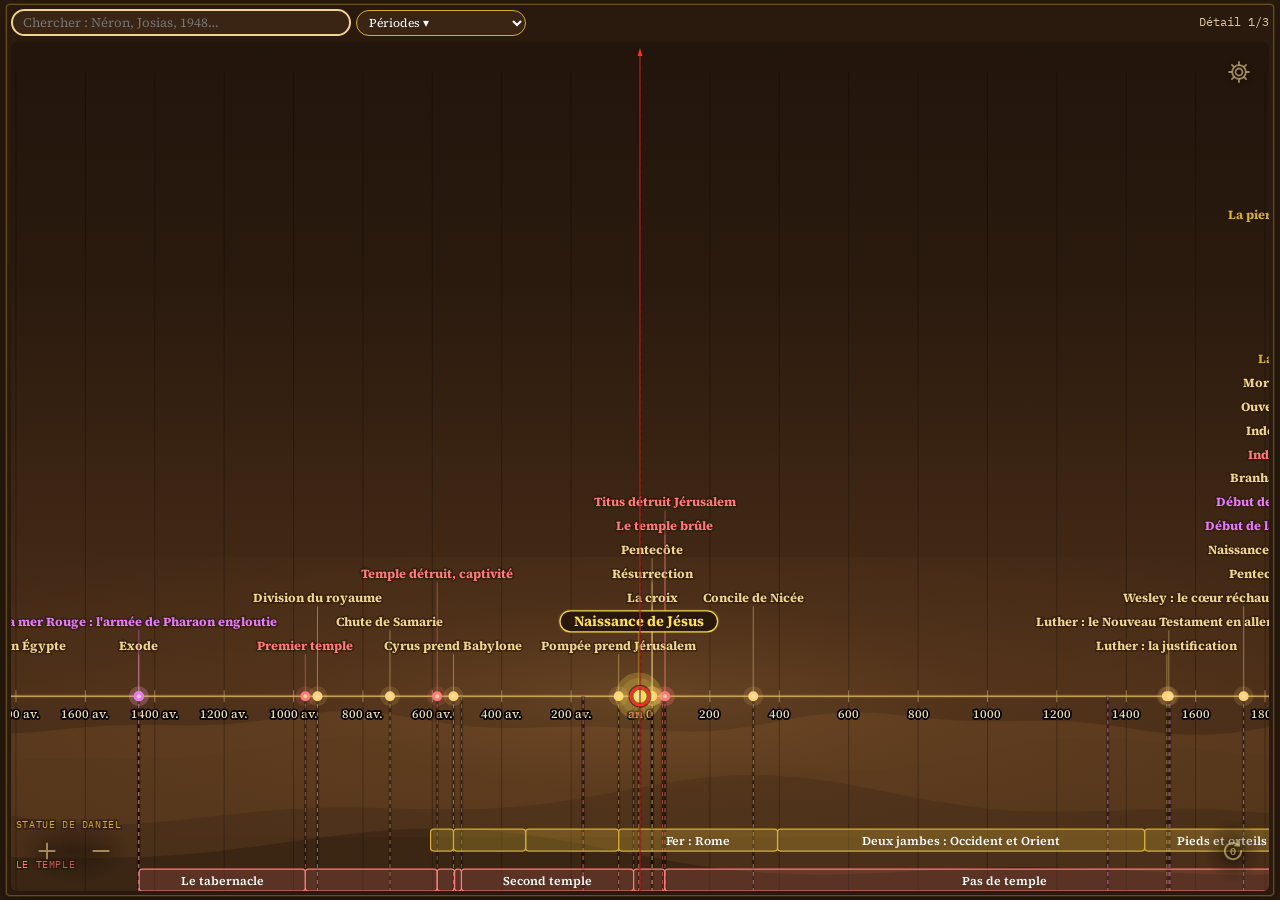
<file: index.html>
<!doctype html><html lang="fr"><head><meta charset=utf8><meta name=viewport content="width=device-width,initial-scale=1,viewport-fit=cover"><style>:root{color-scheme:light;box-sizing:border-box;padding-top:env(safe-area-inset-top,0px);padding-bottom:env(safe-area-inset-bottom,0px)}html{scroll-padding-top:env(safe-area-inset-top,0px)}body{margin:0;padding:0;font:14px -apple-system,BlinkMacSystemFont,sans-serif;background:#fff;color:#000}img{max-width:100%}[hidden]:not([hidden=until-found i]){display:none!important}</style></head><body>
<title>Trésor des dates</title>
<link rel="manifest" href="manifest.json">
<meta name="theme-color" content="#2A1A0E">
<link rel="icon" href="icon-192%20(1).png">
<link rel="apple-touch-icon" href="icon-192%20(1).png">
<meta name="apple-mobile-web-app-capable" content="yes">
<meta name="mobile-web-app-capable" content="yes">
<meta name="apple-mobile-web-app-title" content="Trésor des dates">
<meta name="claude:viewport-fit-sides" content="cover">
<link rel="preconnect" href="https://fonts.googleapis.com">
<link rel="preconnect" href="https://fonts.gstatic.com" crossorigin>
<link rel="stylesheet" href="https://fonts.googleapis.com/css2?family=Caveat:wght@600;700&family=Source+Serif+4:ital,opsz,wght@0,8..60,400;0,8..60,600;1,8..60,400&family=IBM+Plex+Mono:wght@400;500&display=swap">
<style>
/* Mise en page : une seule ligne du temps qu'on zoome (cahier quadrillé, encre bleue, corrections au stylo rouge). Au-dessus : les événements ; dessous : la statue de Daniel, puis les rois et les prophètes. */
:root {
  --bg: #2A1A0E; --paper: #3A2414; --grid: rgba(212,175,55,.035); --ink: #F0D58C; --fg: #FFFFFF; --muted: #DCC6A2; --rule: rgba(212,175,55,.35);
  --red: #FF7A7A; --red-soft: #3A1D22; --gold: #D4AF37; --corr: #FFA657; --plague: #E879F9;
  --c-isr: #7FA2FF; --c-jud: #B39CFF; --c-pro: #E0B14E; --c-ass: #D19A82; --c-bab: #F0C24A; --c-per: #A9B8C6; --c-gre: #E0A867; --c-rom: #B4BBC6; --c-mac: #6FCFB7; --c-prophete: #A6F04A; color-scheme: dark;
  --hand: "Caveat", "Segoe Print", cursive;
  --body: "Source Serif 4", Georgia, "Times New Roman", serif;
  --mono: "IBM Plex Mono", ui-monospace, "Courier New", monospace;
}
/* Couleurs de l'affiche : bleu nuit et or, dans tous les modes */
@media (prefers-color-scheme: dark) { :root:not([data-theme="light"]) { color-scheme: dark } }
html, body { background: var(--bg); color: var(--fg); }
html { background: linear-gradient(180deg, #2A1A0E 0%, #3A2414 55%, #24160C 100%) fixed; min-height: 100%; }
section { background: rgba(58,36,20,.92); }
body.turned #stage { background: #2A1A0E !important; }
#stage > section:first-child { background: #2A1A0E !important; }
#svgbox { border-radius: 6px; overflow: hidden; }
body { background-color: transparent !important; }
h1 { background: linear-gradient(180deg,#FFF1C4,#D4AF37 70%,#A9821E); -webkit-background-clip: text; background-clip: text; color: transparent !important; text-shadow: none; }
section { box-shadow: 0 0 0 1px rgba(212,175,55,.12), 0 8px 28px rgba(0,0,0,.35); }
#turn { background: var(--gold) !important; color: #2A1A0E !important; border-color: var(--gold) !important; font-weight: 600; }
button:hover { box-shadow: 0 0 10px rgba(212,175,55,.35); }
body {
  font-family: var(--body); font-size: 16px; line-height: 1.55;
  padding-left: max(16px, env(safe-area-inset-left, 0px)); padding-right: max(16px, env(safe-area-inset-right, 0px)); padding-block: 0 48px;
  background-image: linear-gradient(var(--grid) 1px, transparent 1px), linear-gradient(90deg, var(--grid) 1px, transparent 1px);
  background-size: 22px 22px;
}
.wrap { max-width: 1100px; margin: 0 auto; display: grid; gap: 18px; }
header { padding-top: 24px; }
.eyebrow { font-family: var(--mono); font-size: 12px; letter-spacing: .1em; text-transform: uppercase; color: var(--muted); }
h1 { font-family: var(--hand); font-weight: 700; color: var(--ink); font-size: clamp(42px, 10vw, 68px); line-height: 1; margin: 4px 0 8px; }
.lede { max-width: 66ch; margin: 0; color: var(--muted); }
section { background: var(--paper); border: 1px solid var(--rule); border-radius: 8px; padding: 14px; min-width: 0; }
.tools { display: flex; flex-wrap: wrap; gap: 8px; align-items: center; margin-bottom: 10px; }
button { font: 14px var(--body); color: var(--fg); background: var(--paper); border: 1px solid var(--rule); border-radius: 999px; padding: 5px 12px; cursor: pointer; }
button:hover { border-color: var(--ink); }
button:focus-visible { outline: 2px solid var(--ink); outline-offset: 2px; }
#go { font: 14px var(--body); color: var(--fg); background: var(--paper); border: 1px solid var(--gold); border-radius: 999px; padding: 6px 12px; max-width: 170px; }
body.turned #go { font-size: 12px; padding: 3px 8px; }
.tools { flex-wrap: nowrap; overflow: visible; position: relative; z-index: 20; }
#go { min-width: 0; flex: 0 1 auto; }
.search { min-width: 140px !important; }
button.z { width: 56px; height: 56px; flex: 0 0 56px; padding: 0; font: 700 32px var(--mono); line-height: 1; border: 2px solid var(--gold); color: var(--gold); touch-action: manipulation; }
button.z:active { background: var(--gold); color: #2A1A0E; }
#svgbox { position: relative; }
#line [data-id] { cursor: pointer; }
.zfloat { position: absolute; left: 8px; bottom: 8px; display: flex; flex-direction: row; gap: 6px; z-index: 4; padding: 8px 4px; background: radial-gradient(closest-side, rgba(30,18,9,.55), rgba(30,18,9,0)); }
.zfloat.zright { left: auto; right: 8px; }
.av-open { position: absolute; top: 8px; right: 8px; z-index: 4; width: 44px; height: 44px; padding: 0; display: grid; place-items: center; background: transparent; border: 0; color: rgba(240,213,140,.8); opacity: .75; -webkit-tap-highlight-color: transparent; transition: opacity .25s ease; }
.av-open:hover { box-shadow: none; } .av-open:active { opacity: 1; }
.av-open svg { width: 26px; height: 26px; fill: none; stroke: currentColor; stroke-width: 1.7; stroke-linejoin: round; stroke-linecap: round; filter: drop-shadow(0 1px 3px rgba(0,0,0,.7)); }
#avis { position: absolute; inset: 0; z-index: 60; display: grid; place-items: center; background: rgba(20,12,6,.6); -webkit-backdrop-filter: blur(3px); backdrop-filter: blur(3px); padding: 10px; }
#avis[hidden] { display: none !important; }
.av-card { position: relative; width: min(460px, 100%); max-height: 100%; overflow: auto; box-sizing: border-box; background: var(--paper); border: 1px solid var(--gold); border-radius: 12px; padding: 14px 16px; box-shadow: 0 10px 40px rgba(0,0,0,.5); display: grid; gap: 9px; }
.av-card h2 { font-family: var(--hand); font-size: 30px; color: var(--ink); margin: 0; line-height: 1; }
.av-sub { margin: 0; font-size: 14px; color: var(--muted); }
.av-x { position: absolute; top: 8px; right: 8px; width: 34px; height: 34px; padding: 0; }
.av-kinds { display: flex; flex-wrap: wrap; gap: 6px; }
.av-kinds button { font-size: 13px; padding: 5px 11px; }
.av-kinds button[aria-checked="true"] { background: var(--gold); color: #2A1A0E; border-color: var(--gold); font-weight: 600; }
#av-msg, #av-name { width: 100%; box-sizing: border-box; font: 15px var(--body); color: var(--fg); background: rgba(0,0,0,.25); border: 1px solid var(--rule); border-radius: 8px; padding: 8px 10px; resize: vertical; }
#av-msg:focus, #av-name:focus { outline: none; border-color: var(--gold); }
.av-row { display: flex; flex-wrap: wrap; align-items: center; gap: 8px 12px; }
.av-send { display: inline-block; text-decoration: none; background: var(--gold); color: #2A1A0E; font-weight: 600; border-radius: 999px; padding: 8px 16px; }
.av-send[aria-disabled="true"] { opacity: .45; pointer-events: none; }
.av-mail { font-family: var(--mono); font-size: 12px; color: var(--muted); user-select: all; -webkit-user-select: all; }
.zfloat svg { width: 26px; height: 26px; fill: none; stroke: currentColor; stroke-width: 1.8; stroke-linecap: round; filter: drop-shadow(0 1px 3px rgba(0,0,0,.7)); transition: transform .18s ease; }
.zfloat button.z { opacity: .72; transition: opacity .25s ease, color .25s ease; -webkit-tap-highlight-color: transparent; user-select: none; -webkit-user-select: none; }
.zfloat button.z:active, .zfloat button.z.held { opacity: 1; }
.zfloat button.z:active svg, .zfloat button.z.held svg { transform: scale(1.18); }
.zfloat button.z, body.turned .zfloat button.z { width: 48px; height: 48px; flex: 0 0 48px; display: grid; place-items: center; font-size: 40px; font-weight: 600; background: transparent; border: 0; box-shadow: none; color: rgba(240,213,140,.8); text-shadow: 0 1px 6px rgba(0,0,0,.6); }
.zfloat button.z:hover { box-shadow: none; }
.zfloat button.z:active { background: transparent; color: #FFF1C4; text-shadow: 0 0 12px rgba(212,175,55,.9); }
.lvl { font-family: var(--mono); font-size: 12px; color: var(--muted); margin-left: auto; }
#bgline { position: absolute; left: 0; top: 0; width: 100%; height: 6400px; pointer-events: none; will-change: transform; }
#line { position: relative; width: 100%; height: 640px; display: block; touch-action: none; cursor: grab; user-select: none; -webkit-user-select: none; }
#line:active { cursor: grabbing; }
#line text { font-family: var(--body); }
.hint { font-family: var(--mono); font-size: 12px; color: var(--muted); margin-top: 6px; }
#detail { border-left: 4px solid var(--ink); }
#detail h2 { font-family: var(--hand); font-size: 30px; color: var(--ink); margin: 0; line-height: 1.1; }
#detail .when { font-family: var(--mono); font-size: 14px; color: var(--muted); }
#detail p { margin: 6px 0 0; max-width: 70ch; }
#detail .was { font-family: var(--hand); font-size: 22px; color: var(--corr); }
.cols { display: grid; grid-template-columns: repeat(auto-fit, minmax(280px, 1fr)); gap: 18px; }
h3 { font-family: var(--hand); font-size: 28px; margin: 0 0 6px; line-height: 1.1; }
.statue h3 { color: var(--gold); }
.statue ul, .ask ol { margin: 0; padding-left: 20px; display: grid; gap: 5px; }
.statue b { font-weight: 600; }
.ask h3 { color: var(--red); }
.proph { border: 2px dashed var(--gold); }
.note { font-size: 14px; color: var(--muted); }
#stage { display: grid; gap: 18px; min-width: 0; }
#turn { background: var(--ink); color: var(--paper); border-color: var(--ink); }
#d-close { display: none; float: right; }
.search { position: relative; flex: 1 1 220px; min-width: 180px; max-width: 340px; }
#q { width: 100%; box-sizing: border-box; font: 15px var(--body); color: var(--fg); background: var(--paper); border: 2px solid var(--ink); border-radius: 999px; padding: 6px 14px; }
#q:focus { outline: none; box-shadow: 0 0 0 3px color-mix(in srgb, var(--ink) 25%, transparent); }
#res { position: absolute; left: 0; right: 0; top: calc(100% + 4px); z-index: 40; background: var(--paper); border: 1px solid var(--rule); border-radius: 8px; box-shadow: 0 8px 24px rgba(0,0,0,.18); max-height: 320px; overflow: auto; }
#res button { all: unset; display: block; width: 100%; box-sizing: border-box; padding: 8px 12px; cursor: pointer; border-bottom: 1px solid var(--rule); }
#res button:hover, #res button:focus-visible { background: var(--grid); }
#res b { font-weight: 600; }
#res small { display: block; font-family: var(--mono); font-size: 12px; color: var(--muted); }
#res .none { padding: 10px 12px; color: var(--muted); font-size: 14px; }
body.turned #q { font-size: 13px; padding: 3px 10px; }
/* Vue en largeur : la ligne est tournée d'un quart de tour pour occuper la longueur du téléphone */
body.turned { overflow: hidden; overscroll-behavior: none; touch-action: none; }
html:has(body.turned) { overflow: hidden; overscroll-behavior: none; }
body.turned #stage { position: fixed; top: 0; left: 0; transform-origin: 0 0; background: var(--bg); z-index: 30; display: flex; flex-direction: column; padding: 8px 12px; box-sizing: border-box; }
body.turned #stage > section:first-child { flex: 1; display: flex; flex-direction: column; min-height: 0; padding: 8px; }
body.turned .tools { gap: 5px; margin-bottom: 6px; }
body.turned .tools button { font-size: 12px; padding: 3px 9px; }
body.turned .tools button.z { width: 46px; height: 46px; flex: 0 0 46px; font-size: 28px; padding: 0; }
body.turned #svgbox { flex: 1; min-height: 0; overflow: hidden; position: relative; }
body.turned #line { height: 100% !important; touch-action: none; }
body.turned #line { position: absolute; top: 0; left: -25%; width: 150%; will-change: transform; }
#needle { position: absolute; inset: 0; width: 100%; height: 100%; pointer-events: none; z-index: 3; }
body.turned .hint { display: none; }
body.turned #detail { position: absolute; right: 14px; bottom: 14px; width: min(46%, 380px); max-height: 48%; overflow: auto; z-index: 5; padding: 10px 12px; box-shadow: 0 6px 22px rgba(0,0,0,.28); }
body.turned #detail:not(.has) { display: none; }
body.turned #d-close { display: block; }
.fs-btn { position: absolute; top: 8px; right: 56px; z-index: 4; width: 44px; height: 44px; padding: 0; display: grid; place-items: center; background: transparent; border: 0; color: rgba(240,213,140,.8); opacity: .75; -webkit-tap-highlight-color: transparent; }
.fs-btn:hover { box-shadow: none; } .fs-btn:active { opacity: 1; }
.fs-btn svg { width: 24px; height: 24px; fill: none; stroke: currentColor; stroke-width: 1.8; stroke-linecap: round; stroke-linejoin: round; filter: drop-shadow(0 1px 3px rgba(0,0,0,.7)); }
.fs-btn .fs-out { display: none; } body.fs .fs-btn .fs-in { display: none; } body.fs .fs-btn .fs-out { display: inline; }
/* Plein écran : la ligne occupe tout l'écran, presque sans cadre */
body.turned #stage { padding: 4px 6px; }
body.turned #stage > section:first-child { padding: 4px; border-radius: 4px; }
body.fs #stage { padding: 0; }
body.fs #stage > section:first-child { padding: 2px 4px; border: 0; border-radius: 0; box-shadow: none; }
#accueil { position: absolute; inset: 0; z-index: 70; display: grid; place-items: center; padding: 12px; background: radial-gradient(ellipse at 50% 40%, rgba(58,36,20,.96), rgba(30,18,9,.98)); }
#accueil[hidden] { display: none !important; }
.ac-card { width: min(640px, 100%); max-height: 100%; overflow: auto; box-sizing: border-box; text-align: center; display: grid; gap: 8px; padding: 10px 14px; }
.ac-card h2 { font-family: var(--hand); font-weight: 700; font-size: clamp(40px, 9vmin, 64px); line-height: 1; margin: 0; background: linear-gradient(180deg,#FFF1C4,#D4AF37 70%,#A9821E); -webkit-background-clip: text; background-clip: text; color: transparent; }
.ac-by { font-family: var(--mono); font-size: 12px; letter-spacing: .1em; text-transform: uppercase; color: var(--muted); }
.ac-card p { margin: 0; font-size: 15px; line-height: 1.5; color: var(--fg); text-align: left; }
.ac-card .ac-hint { font-size: 13px; color: var(--muted); }
.ac-go { justify-self: center; margin-top: 4px; background: var(--gold) !important; color: #2A1A0E !important; border-color: var(--gold) !important; font-weight: 600; font-size: 16px; padding: 9px 22px; }
.ac-copy { font-family: var(--mono); font-size: 11px; color: var(--muted); }
.ac-open { position: absolute; top: 8px; right: 104px; z-index: 4; width: 44px; height: 44px; padding: 0; display: grid; place-items: center; background: transparent; border: 0; color: rgba(240,213,140,.8); opacity: .75; font: italic 600 22px var(--body); text-shadow: 0 1px 4px rgba(0,0,0,.7); -webkit-tap-highlight-color: transparent; }
.ac-open:hover { box-shadow: none; } .ac-open:active { opacity: 1; }
#params { position: absolute; inset: 0; z-index: 65; display: grid; place-items: center; background: rgba(20,12,6,.6); -webkit-backdrop-filter: blur(3px); backdrop-filter: blur(3px); padding: 10px; }
#params[hidden] { display: none !important; }
.pm-list { display: grid; gap: 8px; }
.pm-list button { display: flex; align-items: center; gap: 12px; width: 100%; text-align: left; border-radius: 10px; padding: 10px 12px; font-size: 16px; background: rgba(0,0,0,.2); }
.pm-list svg { width: 24px; height: 24px; flex: 0 0 24px; fill: none; stroke: var(--gold); stroke-width: 1.8; stroke-linecap: round; stroke-linejoin: round; }
.pm-list small { display: block; font-size: 12px; color: var(--muted); }
.fs-out { display: none; } body.fs .fs-in { display: none; } body.fs .fs-out { display: inline; }
#accueil .ac-x { position: absolute; top: 8px; right: 8px; width: 36px; height: 36px; padding: 0; }
</style>

<div class="wrap">
  <header>
    <div class="eyebrow">Michel Tshiepela</div>
    <h1>Trésor des dates</h1>
    <p class="lede">Une seule ligne, de la Création à aujourd'hui. Zoomez pour faire apparaître les détails : d'abord les grands tournants, puis les rois, les prophètes, Alexandre à Jérusalem, la reconstruction du temple… Touchez un nom pour lire sa fiche. Le temple, sa construction et sa destruction, est en rouge. Les grands fléaux de l'humanité sont en violet. Le grand point rouge marque l'indépendance d'Israël en 1948. Zoomez fort pour voir la référence biblique ou historique de chaque événement ; au bout de la ligne, la zone dorée montre ce qui est annoncé.</p>
  </header>

  <div id="stage">
  <section>
    <div class="tools">
      <div class="search"><input id="q" type="search" placeholder="Chercher : Néron, Josias, 1948…" aria-label="Chercher un nom ou une date" autocomplete="off"><div id="res" hidden></div></div>
      <select id="go" aria-label="Aller à une période"><option value="">Périodes ▾</option><option value="-4250,-2050">Création → Abraham</option><option value="-2200,-1350">Patriarches, Exode</option><option value="-1460,-1040">De l'Exode à Saül</option><option value="-1080,-570">Les rois</option><option value="-640,-20">Babylone → Rome</option><option value="-370,-130">Alexandre et ses généraux</option><option value="-1500,100">La Bible écrite</option><option value="40,100">Le Nouveau Testament écrit</option><option value="-2150,2030">Les maîtres de Jérusalem</option><option value="-3300,2030">Civilisations du monde</option><option value="980,1900">Grandes découvertes</option><option value="1740,2030">Grandes inventions</option><option value="-200,1560">Papier et imprimerie</option><option value="1085,1300">Les croisades</option><option value="-70,140">Les Césars</option><option value="0,620">Empereurs et papes</option><option value="-40,140">Jésus, apôtres</option><option value="27,35">La vie de Jésus</option><option value="32,69">Les voyages de Paul</option><option value="300,620">De Nicée à 606</option><option value="100,2030">L'Église</option><option value="1300,1970">Réforme et réveils</option><option value="-480,60">70 semaines de Daniel</option><option value="1890,2115">L'avenir annoncé</option></select>
      <span class="lvl" id="lvl"></span>
    </div>
    <div id="svgbox"><svg id="bgline" aria-hidden="true"></svg><svg id="line" role="img" aria-label="Ligne du temps qu'on peut zoomer, de la Création à aujourd'hui"></svg><svg id="needle" aria-hidden="true"></svg><button class="av-open" id="set-open" aria-label="Paramètres"><svg viewBox="0 0 24 24" aria-hidden="true"><circle cx="12" cy="12" r="3.2"/><path d="M12 2.8v2.4M12 18.8v2.4M2.8 12h2.4M18.8 12h2.4M5.5 5.5l1.7 1.7M16.8 16.8l1.7 1.7M5.5 18.5l1.7-1.7M16.8 7.2l1.7-1.7"/><circle cx="12" cy="12" r="6.3"/></svg></button><div class="zfloat zright"><button class="z" id="zero" aria-label="Revenir à l'an 0"><svg viewBox="0 0 24 24" aria-hidden="true"><path d="M19.5 12a7.5 7.5 0 1 1-2.2-5.3"/><path d="M17.6 3.2v3.7h-3.7"/><text x="12" y="15.4" text-anchor="middle" font-size="9" font-weight="700" fill="currentColor" stroke="none" font-family="var(--mono)">0</text></svg></button></div><div class="zfloat"><button class="z" id="zin" aria-label="Zoomer"><svg viewBox="0 0 24 24" aria-hidden="true"><path d="M12 5v14M5 12h14"/></svg></button><button class="z" id="zout" aria-label="Dézoomer"><svg viewBox="0 0 24 24" aria-hidden="true"><path d="M5 12h14"/></svg></button></div></div>
    <div class="hint">Le cercle rouge reste au milieu : faites glisser la ligne dessous ; + et − zooment sur lui · Faites glisser pour avancer · pincez, ou utilisez + et −, pour zoomer · en vue en largeur, glissez aussi de côté pour voir les autres bandes</div>
  </section>

  <section id="detail" aria-live="polite">
    <button id="d-close" aria-label="Fermer la fiche">×</button>
    <h2 id="d-t">Touchez un nom sur la ligne</h2>
    <div class="when" id="d-w">La fiche s'affiche ici.</div>
    <p id="d-n"></p>
    <p class="was" id="d-x" hidden></p>
  </section>
  <div id="params" hidden role="dialog" aria-modal="true" aria-labelledby="pm-t">
    <div class="av-card">
      <button class="av-x" id="pm-close" aria-label="Fermer">×</button>
      <h2 id="pm-t">Paramètres</h2>
      <div class="pm-list">
        <button id="ac-open"><svg viewBox="0 0 24 24" aria-hidden="true"><circle cx="12" cy="12" r="9"/><path d="M12 11v6M12 7.5v.5"/></svg><span>Présentation<small>Le titre, l'auteur et l'explication des couleurs</small></span></button>
        <button id="fs"><svg viewBox="0 0 24 24" aria-hidden="true"><path class="fs-in" d="M4 9V4h5M15 4h5v5M20 15v5h-5M9 20H4v-5"/><path class="fs-out" d="M9 4v5H4M20 9h-5V4M15 20v-5h5M4 15h5v5"/></svg><span id="fs-l">Plein écran<small>Cacher les barres du téléphone</small></span></button>
        <button id="av-open"><svg viewBox="0 0 24 24" aria-hidden="true"><path d="M4.5 5.5h15v10h-8l-4.5 3.5v-3.5h-2.5z"/><path d="M8.5 9.5h7M8.5 12.2h4.5"/></svg><span>Donner votre avis<small>Une erreur, une date à ajouter, une idée</small></span></button>
      </div>
      <div class="ac-copy" style="text-align:center">© 2026 Michel Tshiepela — Tous droits réservés</div>
    </div>
  </div>
  <div id="accueil" hidden role="dialog" aria-modal="true" aria-labelledby="ac-t">
    <button class="ac-x" id="ac-x" aria-label="Fermer">×</button>
    <div class="ac-card">
      <div class="ac-by">Michel Tshiepela</div>
      <h2 id="ac-t">Trésor des dates</h2>
      <p>Une seule ligne, de la Création à aujourd'hui. Zoomez pour faire apparaître les détails : d'abord les grands tournants, puis les rois, les prophètes, Alexandre à Jérusalem, la reconstruction du temple… Touchez un nom pour lire sa fiche. Le temple, sa construction et sa destruction, est en rouge. Les grands fléaux de l'humanité sont en violet. Le grand point rouge marque l'indépendance d'Israël en 1948. Zoomez fort pour voir la référence biblique ou historique de chaque événement ; au bout de la ligne, la zone dorée montre ce qui est annoncé.</p>
      <p class="ac-hint">Faites glisser la ligne sous le cercle rouge · + et − pour zoomer · ⚙ Paramètres pour le plein écran, votre avis et cette présentation.</p>
      <button class="ac-go" id="ac-go">Ouvrir la ligne du temps</button>
      <div class="ac-copy">© 2026 Michel Tshiepela — Tous droits réservés</div>
    </div>
  </div>
  <div id="avis" hidden role="dialog" aria-modal="true" aria-labelledby="av-t">
    <div class="av-card">
      <button class="av-x" id="av-close" aria-label="Fermer">×</button>
      <h2 id="av-t">Votre avis</h2>
      <p class="av-sub">Une erreur, une date à ajouter, une idée ? Écrivez à l'auteur, Michel Tshiepela.</p>
      <div class="av-kinds" role="radiogroup" aria-label="Type de message">
        <button type="button" role="radio" aria-checked="true" data-k="Avis">Un avis</button>
        <button type="button" role="radio" aria-checked="false" data-k="Correction de date">Une correction</button>
        <button type="button" role="radio" aria-checked="false" data-k="Demande d'ajout">Une demande d'ajout</button>
      </div>
      <textarea id="av-msg" rows="4" placeholder="Votre message…"></textarea>
      <input id="av-name" type="text" placeholder="Votre nom (facultatif)" autocomplete="name">
      <div class="av-row">
        <a id="av-send" class="av-send" target="_blank" rel="noopener">Envoyer par e-mail</a>
        <span class="av-mail">micheltshiepela331@gmail.com</span>
      </div>
    </div>
  </div>
  </div>

  <p class="note">Dates : avant Moïse, comptées avec les âges de la Genèse à partir de l'Exode en 1446 av. J.-C. (1 Rois 6:1 ; Exode 12:40) ; rois d'Israël et de Juda selon la chronologie de Thiele (à quelques années près) ; empires et Église selon les dates des historiens. Il n'y a pas d'an 0 au calendrier : on le garde comme repère.</p>
</div>

<script>
/* ---------- Données ---------- */
// [année, nom, niveau (1 = toujours, 2 = zoom moyen, 3 = zoom fort), référence, fiche, (vide)]
const EV = [
 [-4174, "Création", 1, "Genèse 1-2", "Dates comptées avec les âges de Genèse 5 et 11, à partir de l'Exode en 1446 av. J.-C. (1 Rois 6:1) et des 430 ans en Égypte (Exode 12:40).", ""],
 [-4170, "La chute, sortie d'Éden", 2, "Genèse 3", "Le péché entre dans le monde ; les chérubins gardent le chemin de l'arbre de vie. Date inconnue, peu après la Création."],
 [-4100, "Naissance de Caïn et Abel", 3, "Genèse 4:1-2", "Date inconnue."],
 [-4046, "Mort d'Abel, fuite de Caïn", 2, "Genèse 4:8-16", "Caïn tue Abel et part au pays de Nod. Il bâtit une ville, Hénoc. Sa lignée : Hénoc, Irad, Mehujaël, Metuschaël, Lémec, puis Jabal, Jubal et Tubal-Caïn (Genèse 4:17-22). Peu avant la naissance de Seth."],
 [-4044, "Naissance de Seth", 2, "Genèse 4:25 ; 5:3", "Adam a 130 ans. Seth remplace Abel : c'est la lignée de la promesse."],
 [-3939, "Énosch : on invoque l'Éternel", 3, "Genèse 4:26", "Seth a 105 ans."],
 [-3244, "Mort d'Adam", 3, "Genèse 5:5", "À 930 ans. Lémec, le père de Noé, a déjà 56 ans."],
 [-3187, "Hénoc enlevé", 2, "Genèse 5:24 ; Hébreux 11:5", "Hénoc marche avec Dieu, puis Dieu le prend, à 365 ans."],
 [-3118, "Naissance de Noé", 2, "Genèse 5:29", "Lémec a 182 ans."],
 [-2638, "Dieu donne 120 ans", 3, "Genèse 6:3", "Corruption de la terre ; Noé construit l'arche et prêche la justice (2 Pierre 2:5)."],
 [-2616, "Naissance de Sem", 3, "Genèse 5:32 ; 11:10", "Noé a 502 ans."],
 [-2518, "Déluge : Noé entre dans l'arche", 1, "Genèse 7:11", "Noé a 600 ans, le 17e jour du 2e mois. Mathusalem meurt cette année-là.", ""],
 [-2517, "Sortie de l'arche", 2, "Genèse 8:14 - 9:17", "Noé a 601 ans. Il n'y a que 8 personnes sur la terre : Noé, sa femme, Sem, Cham, Japhet et leurs femmes (1 Pierre 3:20). L'arc-en-ciel, signe de l'alliance."],
 [-2516, "Naissance d'Arpacschad", 3, "Genèse 11:10", "Deux ans après le déluge."],
 [-2500, "Les fils de Japhet", 2, "Genèse 10:2-5", "Gomer, Magog, Madaï (les Mèdes), Javan (les Grecs), Tubal, Méschec, Tiras : les peuples des îles et du nord, vers l'Europe et l'Asie. Date inconnue."],
 [-2490, "Les fils de Cham", 2, "Genèse 10:6-20", "Cusch (l'Éthiopie, père de Nimrod), Mitsraïm (l'Égypte), Puth (la Libye), Canaan. Nimrod fonde Babel et Ninive. Date inconnue."],
 [-2480, "Les fils de Sem", 2, "Genèse 10:21-31", "Élam, Assur (l'Assyrie), Arpacschad, Lud, Aram (la Syrie). De Sem vient Héber, d'où le nom « Hébreux ». Date inconnue."],
 [-2450, "Nimrod, le vaillant chasseur", 2, "Genèse 10:8-12 ; Michée 5:6", "Petit-fils de Cham. Son royaume : Babel, Érec, Akkad, puis Ninive et Calach. Toutes ces villes ont été retrouvées ; Calach s'appelle aujourd'hui Nimroud. Mais aucune inscription ne porte son nom. Rois proposés : Sargon d'Akkad, Enmerkar d'Uruk (un récit sumérien parle d'une langue unique confondue), Gilgamesh, ou Ninus des Grecs. Rien n'est prouvé. Date inconnue."],
 [-2417, "Tour de Babel", 2, "Genèse 10:25 ; 11:1-9", "Au temps de Péleg, « la terre fut partagée ». Les langues sont confondues et les peuples dispersés. Les ziggourats de Mésopotamie, comme celle de Babylone, ressemblent à cette tour.", ""],
 [-2296, "Naissance de Térach", 3, "Genèse 11:24-32 ; Actes 7:4", "Fils de Nachor, père d'Abram, de Nachor et d'Haran. À Ur, il sert d'autres dieux (Josué 24:2). Il part avec Abram vers Canaan, s'arrête à Harân et y meurt à 205 ans (Genèse 11:32). Abram quitte Harân à 75 ans, après la mort de son père (Genèse 12:4 ; Actes 7:4) : Térach a donc 130 ans à sa naissance. Les « 70 ans » de Genèse 11:26 sont l'âge où il commence à avoir ses fils ; Abram est nommé le premier parce qu'il est l'héritier de la promesse."],
 [-2168, "Mort de Noé", 3, "Genèse 9:29", "À 950 ans, 350 ans après le déluge."],
 [-2166, "Naissance d'Abram à Ur", 2, "Genèse 11:26-28", "À Ur des Chaldéens. Térach a 130 ans (Actes 7:4)."],
 [-2112, "Ur, grande capitale", 2, "Fouilles de Leonard Woolley, 1922-1934", "Ur est au sud de l'Irak actuel, près de Nassiriya, sur l'Euphrate. Sous la 3e dynastie (2112-2004), le roi Ur-Nammu y bâtit une grande ziggourat pour le dieu de la lune. Abraham grandit dans cette ville riche et idolâtre (Josué 24:2)."],
 [-2100, "Départ d'Ur pour Harân", 2, "Genèse 11:31 ; Actes 7:2-4", "Dieu apparaît à Abram en Mésopotamie. Térach part avec Abram, Saraï et Lot ; ils s'arrêtent à Harân (sud de la Turquie actuelle). Date approximative."],
 [-2091, "Appel d'Abraham", 1, "Genèse 12:1-4", "Après la mort de Térach à Harân, Abram part pour Canaan à 75 ans. Il est justifié par la foi (Genèse 15:6)."],
 [-2090.8, "Abram à Sichem et Béthel", 3, "Genèse 12:6-8", "Dieu promet le pays à sa descendance ; Abram bâtit des autels."],
 [-2090.3, "Abram descend en Égypte", 3, "Genèse 12:10-20", "Pendant une famine. Date approximative."],
 [-2088, "Abram et Lot se séparent", 3, "Genèse 13", "Lot choisit la plaine de Sodome ; Abram s'installe à Hébron, près des chênes de Mamré. Date approximative."],
 [-2085, "Melchisédek bénit Abram", 3, "Genèse 14:18-20 ; Hébreux 7", "Date approximative."],
 [-2080, "Naissance d'Ismaël", 3, "Genèse 16:16", "Abram a 86 ans. Ismaël est le père des Arabes du désert (Genèse 25:12-18)."],
 [-2067.2, "Alliance de la circoncision", 3, "Genèse 17", "Abram devient Abraham à 99 ans."],
 [-2066.9, "Sodome et Gomorrhe détruites", 2, "Genèse 19 ; Luc 17:28-29", "Le feu et le soufre tombent du ciel ; Lot est sauvé."],
 [-2066, "Naissance d'Isaac", 2, "Genèse 21:5", "Abraham a 100 ans, Sara 90."],
 [-2050, "Sacrifice d'Isaac", 2, "Genèse 22 ; Hébreux 11:17", "Sur le mont Morija, là où sera bâti le temple (2 Chroniques 3:1). Date approximative."],
 [-2029, "Mort de Sara", 3, "Genèse 23", "À 127 ans, à Hébron."],
 [-2026, "Isaac épouse Rébecca", 3, "Genèse 24 ; 25:20", "Isaac a 40 ans."],
 [-2006, "Naissance d'Ésaü et Jacob", 2, "Genèse 25:26", "Isaac a 60 ans. Ésaü est le père des Édomites."],
 [-1991, "Mort d'Abraham", 3, "Genèse 25:7-9", "À 175 ans. Il a aussi eu six fils de Ketura (Genèse 25:1-4)."],
 [-1930, "Jacob part chez Laban", 3, "Genèse 28", "Le songe de l'échelle à Béthel. Date approximative."],
 [-1920, "Les douze fils de Jacob", 2, "Genèse 29-30 ; 35:16-26", "Ruben, Siméon, Lévi, Juda, Dan, Nephthali, Gad, Aser, Issacar, Zabulon, Joseph, Benjamin : les douze tribus. Dates approximatives."],
 [-1916, "Naissance de Joseph", 3, "Genèse 30:22-24", "Jacob a 91 ans."],
 [-1899, "Joseph vendu par ses frères", 2, "Genèse 37", "Joseph a 17 ans."],
 [-1886, "Joseph gouverneur d'Égypte", 2, "Genèse 41:46", "Joseph a 30 ans. Isaac meurt la même année, à 180 ans. Type : Joseph épouse Asnath, une femme des nations (Genèse 41:45), image de l'Épouse. Pendant la famine, il nourrit toutes les nations : chaque âge de l'Église reçoit sa nourriture. À la fin, il ouvre tous les greniers (Genèse 41:56) : le Message qui prépare l'Épouse pour l'enlèvement. Puis il se fait connaître à ses frères (Genèse 45) : le retour vers Israël."],
 [-1876, "Jacob descend en Égypte", 1, "Genèse 46 ; Exode 12:40", "Jacob a 130 ans ; 70 personnes. Début des 430 ans en Égypte."],
 [-1859, "Mort de Jacob", 3, "Genèse 49 ; 47:28", "À 147 ans, après avoir béni ses fils."],
 [-1806, "Mort de Joseph", 3, "Genèse 50:26", "À 110 ans."],
 [-1526, "Naissance de Moïse", 2, "Exode 2", "Moïse a 80 ans à l'Exode (Exode 7:7)."],
 [-1447, "Les dix plaies d'Égypte", 2, "Exode 7-12", "Date approximative : juste avant la sortie."],
 [-1445.8, "Le Sinaï : la Loi, le tabernacle", 2, "Exode 19-40", "Trois mois après la sortie d'Égypte (Exode 19:1)."],
 [-1444, "Les espions : Israël refuse d'entrer", 3, "Nombres 13-14", "Dieu annonce 40 ans de marche au désert."],
 [-1407, "Mort de Moïse sur le mont Nebo", 2, "Deutéronome 34", "À 120 ans. Josué lui succède."],
 [-1405, "Chute de Jéricho", 3, "Josué 6 ; Hébreux 11:30-31", "Première ville prise en Canaan, juste après le passage du Jourdain. Israël fait le tour de la ville pendant sept jours ; au septième jour, après le son des trompettes et le cri du peuple, les murs tombent. Rahab, qui avait caché les espions, est épargnée avec sa famille. Josué maudit celui qui rebâtira la ville ; cela s'accomplit sous Achab, avec Hiel de Béthel (1 Rois 16:34). Les fouilles de Garstang (années 1930) et de Wood (1990) ont trouvé des murs effondrés et une ville brûlée vers 1400 ; Kenyon (années 1950) datait cette destruction plus tôt."],
 [-1390, "Mort de Josué", 3, "Josué 24:29", "À 110 ans. Puis vient le temps des juges."],
 [-1105, "Naissance de Samuel", 3, "1 Samuel 1", "Fils d'Anne, la femme qui priait. Date approximative."],
 [-1100, "Ruth et Boaz", 2, "Ruth 1-4", "Ruth la Moabite, arrière-grand-mère de David. Date approximative, au temps des juges."],
 [-1060, "L'arche prise par les Philistins", 3, "1 Samuel 4", "Mort d'Éli. « Ikabod » : la gloire est partie. Date approximative."],
 [-3000, "Sumer, premiers rois", 2, "Liste royale sumérienne", "Les premières villes-royaumes de Mésopotamie. Les historiens les datent avant le déluge biblique : c'est un débat."],
 [-2334, "Sargon d'Akkad", 2, "Genèse 10:10", "Sargon unifie la Mésopotamie, y compris les villes de Sumer : c'est l'empire d'Akkad.", ""],
 [-1792, "Hammourabi", 2, "Code d'Hammourabi", "Roi de Babylone de 1792 à 1750 av. J.-C. Son code de lois est gravé sur une grande pierre noire, au musée du Louvre."],
 [-1445.97, "La mer Rouge : l'armée de Pharaon engloutie", 1, "Exode 14 ; 15:4", "Israël passe à pied sec ; les chars de Pharaon sont engloutis."],
 [-1446, "Exode", 1, "Exode 12-14 ; 1 Rois 6:1", "Sortie d'Égypte, Pharaon détruit dans la mer. Autre date proposée par beaucoup d'archéologues : vers 1270 av. J.-C.", ""],
 [-1406, "Entrée en Canaan", 2, "Josué", "Josué fait entrer Israël dans le pays."],
 [-1050, "Saül, premier roi", 2, "1 Samuel 10", "Début de la royauté en Israël."],
 [-966, "Premier temple", 1, "1 Rois 6-8", "Construction du temple de Salomon ; la gloire de Dieu remplit la maison."],
 [-931, "Division du royaume", 1, "1 Rois 12", "Israël au nord, Juda au sud."],
 [-722, "Chute de Samarie", 1, "2 Rois 17", "L'Assyrie déporte le royaume du Nord."],
 [-701, "Sennachérib devant Jérusalem", 3, "2 Rois 18-19", "Ézéchias prie ; l'ange de l'Éternel frappe le camp assyrien."],
 [-605, "Daniel emmené à Babylone", 2, "Daniel 1", "Première déportation."],
 [-597, "Jojakin et Ézéchiel déportés", 3, "2 Rois 24", "Deuxième déportation."],
 [-586, "Temple détruit, captivité", 1, "2 Rois 25", "Nabuchodonosor II brûle le temple et emmène Juda à Babylone."],
 [-539, "Cyrus prend Babylone", 1, "Daniel 5", "Fin de la tête d'or, début de l'argent."],
 [-538, "Édit de Cyrus : rebâtir le temple", 2, "Esdras 1:1-4 ; Ésaïe 44:28", "Cyrus permet aux Juifs de rentrer et de rebâtir le temple. Environ 50 000 personnes reviennent avec Zorobabel (Esdras 2:64-65)."],
 [-520, "Édit de Darius : finir le temple", 3, "Esdras 6:1-12", "Après un arrêt des travaux, Darius Ier confirme l'édit de Cyrus. Aggée et Zacharie encouragent le peuple."],
 [-516, "Second temple achevé", 2, "Esdras 6", "Commencé vers 536 sous Zorobabel, qui était gouverneur, pas roi.", ""],
 [-479, "Esther reine", 3, "Esther 2", "Sous Xerxès (Assuérus)."],
 [-458, "Esdras à Jérusalem", 3, "Esdras 7:1-26", "La 7e année du roi Artaxerxès, Esdras, prêtre et scribe versé dans la Loi de Moïse, arrive à Jérusalem le 1er jour du 5e mois (Esdras 7:7-9). Il apporte un décret du roi (Esdras 7:12-26) et enseigne la Loi au peuple. La Bible le montre ensuite à côté de Néhémie, lisant la Loi devant tout le peuple (Néhémie 8:1-9). Certains comptent les 70 semaines de Daniel (Daniel 9:25) à partir de ce décret ; d'autres à partir de celui de Néhémie, en 445."],
 [-445.25, "Édit d'Artaxerxès pour Néhémie", 2, "Néhémie 2:1-8 ; Daniel 9:25", "Au mois de Nisan, la 20e année d'Artaxerxès Ier (445/444 av. J.-C.), le roi permet à Néhémie de rebâtir la ville et les murs de Jérusalem. Point de départ des 70 semaines pour un des calculs."],
 [-445.6, "Les murs rebâtis en 52 jours", 3, "Néhémie 2:1-8 ; 6:15 ; Daniel 9:25", "Néhémie, échanson du roi Artaxerxès, reçoit la permission de rebâtir Jérusalem la 20e année du roi (Néhémie 2:1). Malgré Sanballat et Tobija, le peuple travaille l'épée à la main (Néhémie 4:17-18), et la muraille est finie en 52 jours, le 25 du mois d'Eloul. Daniel l'avait annoncé : la ville serait rebâtie « en des temps fâcheux » (Daniel 9:25). Les papyrus d'Éléphantine (Égypte, 407 av. J.-C.) nomment aussi Sanballat, gouverneur de Samarie."],
 [-430, "Malachie, dernier prophète", 3, "Malachie", "Ensuite, environ 400 ans de silence prophétique."],
 [-753, "Fondation de Rome", 2, "Tite-Live, Histoire de Rome", "Selon la tradition romaine. Rome n'est encore qu'une petite ville."],
 [-509, "République romaine", 3, "Tite-Live, livre 2", "Rome chasse son dernier roi."],
 [-490, "Marathon", 3, "Hérodote, Histoires 6", "Les Grecs battent Darius Ier."],
 [-480, "Salamine", 3, "Daniel 11:2 ; Hérodote 8", "Les Grecs battent Xerxès (Assuérus)."],
 [-356, "Naissance d'Alexandre", 2, "Plutarque, Vie d'Alexandre", "Fils de Philippe II de Macédoine."],
 [-399, "Mort de Socrate", 3, "Platon, Apologie et Phédon ; Xénophon, Mémorables", "Condamné par Athènes à boire la ciguë. Il n'a rien écrit : on le connaît par ses disciples Platon et Xénophon. À la même époque, à Jérusalem, Néhémie a rebâti la muraille et Malachie est le dernier prophète. Date sûre."],
 [-387, "Platon fonde l'Académie", 3, "Diogène Laërce, Vies des philosophes 3", "Disciple de Socrate pendant environ huit ans, Platon ouvre son école à Athènes. Date probable."],
 [-367, "Aristote entre à l'Académie", 3, "Diogène Laërce, Vies des philosophes 5", "À 17 ans, il devient l'élève de Platon et reste vingt ans, jusqu'à la mort de Platon en 348/347. Date sûre."],
 [-343, "Aristote, maître d'Alexandre", 2, "Plutarque, Vie d'Alexandre 7-8", "Philippe II fait venir Aristote pour instruire son fils, âgé de 13 ans, à Miéza, vers 343-340. Source écrite environ 400 ans plus tard, mais tous les auteurs anciens sont d'accord. Date probable."],
 [-335, "Aristote fonde le Lycée", 3, "Diogène Laërce, Vies des philosophes 5", "Son école à Athènes, au moment où Alexandre devient roi et part bientôt vers la Perse (Daniel 8:5). Date sûre."],
 [-333, "Issos", 3, "Daniel 8:6 ; Arrien, Anabase 2", "Alexandre bat Darius III."],
 [-331, "Gaugamèles : fin des Perses", 2, "Daniel 8:7", "Alexandre détruit l'empire perse : fin de l'argent, début de l'airain."],
 [-301, "Ipsos : quatre royaumes", 2, "Daniel 8:8", "L'empire d'Alexandre est partagé entre ses généraux."],
 [-198, "La Judée passe aux Séleucides", 3, "Daniel 11:16", "Antiochos III la prend aux Ptolémées."],
 [-190, "Magnésie", 3, "Daniel 11:18", "Rome bat Antiochos III : la puissance romaine arrive en Orient."],
 [-168, "Rome chasse Antiochos d'Égypte", 3, "Daniel 11:30", "Furieux, Antiochos se tourne contre Jérusalem."],
 [-146, "Carthage et Corinthe détruites", 2, "Polybe, Histoires 38", "Rome domine la Méditerranée."],
 [-31, "Actium", 3, "Plutarque, Vie d'Antoine", "Octave (Auguste) devient seul maître."],
 [-332, "Alexandre à Jérusalem", 2, "Josèphe, Antiquités 11 ; Daniel 8", "Alexandre le Grand traverse la région ; selon Flavius Josèphe, il vient à Jérusalem."],
 [-323, "Mort d'Alexandre", 2, "Daniel 8:8", "Son royaume est partagé en quatre."],
 [-250, "La Septante", 3, "Lettre d'Aristée", "L'Ancien Testament traduit en grec à Alexandrie (vers 250)."],
 [-332, "Alexandre entre en Égypte", 2, "Arrien, Anabase 3.1", "Fin 332. Après les sièges de Tyr et de Gaza, Alexandre entre en Égypte sans combat. Les Égyptiens l'accueillent comme un libérateur contre les Perses. Date sûre."],
 [-331, "Fondation d'Alexandrie", 2, "Arrien, Anabase 3.1-2 ; Plutarque, Vie d'Alexandre 26", "Début 331. Alexandre fonde la ville au bord de la mer, à l'ouest du delta du Nil. Elle devient la capitale des Ptolémées et la plus grande ville grecque du monde. Le jour exact est débattu (janvier ou avril). Date probable."],
 [-285, "Fondation de la bibliothèque d'Alexandrie", 3, "Lettre d'Aristée ; Strabon, Géographie 17.1.8", "Vers 290-283, sous Ptolémée Ier et Ptolémée II. Elle fait partie du Musée, près du palais. On y rassemble les livres du monde connu ; selon la tradition, l'Ancien Testament y est traduit en grec (la Septante). Date probable."],
 [-48, "Incendie à Alexandrie sous César", 3, "Plutarque, Vie de César 49 ; Sénèque, De la tranquillité de l'âme 9.5", "Pendant la guerre de Jules César à Alexandrie, le feu des navires gagne la ville et des livres brûlent. Combien, et si la bibliothèque elle-même est touchée : c'est débattu. Date sûre."],
 [272, "Aurélien ravage le quartier du palais", 3, "Ammien Marcellin 22.16.15", "En reprenant Alexandrie, l'empereur Aurélien détruit le quartier du Brouchion, où se trouvait la grande bibliothèque. Après cette date, plus aucun auteur n'en parle comme existant encore. Date probable."],
 [391, "Destruction du Sérapéum", 3, "Rufin, Histoire ecclésiastique 11.22-30 ; Socrate le Scolastique 5.16", "Sous Théodose, l'évêque Théophile et la foule chrétienne détruisent le temple de Sérapis, qui abritait la « bibliothèque fille » d'Alexandrie. Date sûre."],
 [1171, "Saladin disperse la bibliothèque du Caire", 3, "Abu Shama, Livre des deux jardins", "Vers 1171-1175, après la fin des Fatimides, Saladin fait vendre et disperser leur grande bibliothèque au Caire. Ce n'est pas celle d'Alexandrie, qui avait disparu bien avant. Certains historiens pensent que la légende du calife Omar (voir 641) s'est répandue à cette époque. Date probable."],
 [-167, "Antiochus profane le temple", 2, "Daniel 11:31", "L'abomination dans le temple."],
 [-164, "Temple purifié : fête de la Dédicace", 3, "Daniel 8:14 ; Jean 10:22", "Jésus est au temple pendant cette fête (Jean 10:22)."],
 [-63, "Pompée prend Jérusalem", 1, "Josèphe, Antiquités 14", "Rome entre à Jérusalem : début des jambes de fer pour Israël."],
 [-20, "Hérode agrandit le temple", 2, "Jean 2:20 ; Josèphe, Antiquités 15:380-425", "Hérode le Grand, roi édomite placé par Rome et mal aimé des Juifs, agrandit le temple de Zorobabel pour gagner le peuple et montrer sa grandeur. Il construit aussi des temples païens pour l'empereur Auguste (Césarée, Samarie) et place un aigle d'or romain sur la porte du temple. Les travaux durent jusqu'en 63-64 ap. J.-C. : « Il a fallu 46 ans pour bâtir ce temple » (Jean 2:20).", ""],
 [-4.3, "L'aigle d'or arraché du temple", 3, "Josèphe, Antiquités 17:149-167", "Des étudiants de la Loi arrachent l'aigle romain placé par Hérode ; il les fait brûler vifs, peu avant sa mort."],
 [63.5, "Fin des travaux du temple", 3, "Josèphe, Antiquités 20:219", "Environ 18 000 ouvriers se retrouvent sans travail. Six ans plus tard, le temple est détruit."],
 [-5, "Naissance de Jésus", 1, "Luc 2", "Vers 6-4 av. J.-C., sous Auguste."],
 [-5.5, "Naissance de Jean-Baptiste", 3, "Luc 1:57-80", "Six mois avant Jésus."],
 [8, "Jésus au temple à 12 ans", 3, "Luc 2:41-52", ""],
 [29, "Baptême de Jésus", 2, "Luc 3:1-22", "La 15e année de Tibère. Le Saint-Esprit descend comme une colombe. Début du ministère."],
 [29.2, "Tentation au désert", 3, "Matthieu 4:1-11", "40 jours."],
 [29.4, "Noces de Cana", 3, "Jean 2:1-11", "Premier miracle."],
 [30.5, "Sermon sur la montagne", 3, "Matthieu 5-7", ""],
 [31.3, "Multiplication des pains", 3, "Jean 6", "5 000 hommes nourris."],
 [32, "Mort de Jean-Baptiste", 3, "Matthieu 14:1-12", "Décapité par Hérode Antipas."],
 [32.6, "Transfiguration", 3, "Matthieu 17:1-9", "Moïse et Élie apparaissent avec Jésus."],
 [33.1, "Résurrection de Lazare", 3, "Jean 11", ""],
 [33.24, "Entrée à Jérusalem", 3, "Jean 12:12-19", "Le dimanche des Rameaux."],
 [33.26, "Sainte Cène", 3, "Luc 22:14-20", ""],
 [33.27, "La croix", 1, "Matthieu 27 ; Jean 19", "Vers 30 ou 33. Un vendredi."],
 [33.28, "Résurrection", 1, "Matthieu 28 ; 1 Corinthiens 15", "Le premier jour de la semaine."],
 [33.38, "Ascension", 2, "Actes 1:9-11", "40 jours après la résurrection."],
 [33.41, "Pentecôte", 1, "Actes 2", "Effusion du Saint-Esprit, 50 jours après Pâques : naissance de l'Église. Le matin : la lumière se lève à l'Est (Matthieu 24:27)."],
 [33.6, "Nicolaïsme : début des faux enseignements", 2, "Apocalypse 2:6, 15 ; Actes 20:29-30 ; 1 Jean 2:18", "Quand l'Esprit de Dieu descend à la Pentecôte, l'esprit contraire se met aussi en marche : les deux vont toujours de pair. Le nicolaïsme (« dominer sur le peuple ») est d'abord des œuvres à Éphèse (Apocalypse 2:6), puis une doctrine à Pergame (Apocalypse 2:15). Paul l'annonce : « des loups cruels » entreront (Actes 20:29). Jean écrit déjà : « il y a maintenant plusieurs antichrists » (1 Jean 2:18). C'est l'esprit de l'antichrist qui chemine à travers les âges de l'Église, du début jusqu'à la fin."],
 [34, "Étienne lapidé : persécution à Jérusalem", 2, "Actes 7-8", "L'Église de Jérusalem est dispersée."],
 [35, "Conversion de Paul", 3, "Actes 9", ""],
 [44, "Jacques tué par Hérode Agrippa", 3, "Actes 12:2", ""],
 [46, "1er voyage de Paul", 3, "Actes 13-14", "Chypre et la Galatie, avec Barnabas."],
 [49, "Concile de Jérusalem", 3, "Actes 15", ""],
 [49.6, "2e voyage de Paul", 3, "Actes 15:36 - 18:22", "La Macédoine et la Grèce : Philippes, Thessalonique, Athènes, Corinthe."],
 [53, "3e voyage de Paul", 3, "Actes 18:23 - 21:17", "Trois ans à Éphèse."],
 [57, "Paul arrêté à Jérusalem", 3, "Actes 21-26", "Prisonnier deux ans à Césarée."],
 [64, "Néron persécute les chrétiens", 2, "Tacite, Annales 15", "Après l'incendie de Rome."],
 [67, "Pierre et Paul martyrs", 3, "Eusèbe, Histoire ecclésiastique 2", "Vers 64-67, à Rome."],
 [60, "Paul arrive à Rome", 3, "Actes 28", "Vers 60-61."],
 [45, "Theudas, faux messie", 3, "Actes 5:36 ; Josèphe, Antiquités 20:97-98", "Il promet de partager le Jourdain ; les Romains le tuent."],
 [55, "« L'Égyptien », faux prophète", 3, "Actes 21:38 ; Josèphe, Guerre 2:261-263", "Il entraîne des milliers d'hommes au mont des Oliviers ; ils sont dispersés par les Romains."],
 [66.4, "Grande révolte juive contre Rome", 2, "Josèphe, Guerre des Juifs 2 ; 6:312-313 ; Matthieu 24:24", "Au printemps 66. Selon Josèphe, ce qui poussa surtout les Juifs à la guerre fut une prophétie de leurs Écritures annonçant qu'un homme de leur pays dominerait le monde. Jésus avait averti : « Il s'élèvera de faux christs » (Matthieu 24:24)."],
 [68, "Les chrétiens fuient à Pella", 3, "Luc 21:20-21 ; Eusèbe, Histoire ecclésiastique 3:5", "Avertis par la parole de Jésus, les chrétiens de Jérusalem quittent la ville avant le siège."],
 [70.28, "Titus assiège Jérusalem", 2, "Josèphe, Guerre des Juifs 5", "Le siège commence vers avril 70, à la Pâque ; la ville est pleine de pèlerins. La famine s'installe."],
 [70.6, "Le temple brûle", 1, "Matthieu 24:2 ; Josèphe, Guerre 6:4", "Fin août 70, le jour même où Nabuchodonosor avait brûlé le premier temple, selon Josèphe. « Il ne restera pas ici pierre sur pierre » (Matthieu 24:2)."],
 [70.7, "Titus détruit Jérusalem", 1, "Luc 19:43-44 ; 21:20 ; Josèphe, Guerre 6-7", "Septembre 70 : la ville haute tombe. Josèphe compte plus d'un million de morts et 97 000 prisonniers vendus comme esclaves. Le chandelier du temple est emporté à Rome."],
 [73.3, "Chute de Massada", 3, "Josèphe, Guerre des Juifs 7", "Dernière forteresse de la révolte, au bord de la mer Morte (73 ou 74)."],
 [81, "Arc de Titus à Rome", 3, "L'arc existe encore", "On y voit les soldats romains porter le chandelier du temple de Jérusalem."],
 [95, "Jean à Patmos", 2, "Apocalypse 1:9", "Sous Domitien.", ""],
 [132, "Bar Kokhba proclamé messie", 2, "Dion Cassius, livre 69 ; Talmud de Jérusalem, Taanit 4:5", "Simon bar Kosiba prend la tête d'une nouvelle révolte. Le grand rabbin Akiba le proclame messie et l'appelle « Bar Kokhba », fils de l'étoile (Nombres 24:17). Les chrétiens juifs refusent de le suivre."],
 [135, "Révolte de Bar Kokhba écrasée", 2, "Dion Cassius, livre 69", "Chute de Bétar. Environ 580 000 morts selon Dion Cassius. Les Juifs sont chassés de Jérusalem : début de la grande dispersion."],
 [69.5, "Naissance de Polycarpe", 3, "Martyre de Polycarpe 9:3", "Vers 69 ou avant. À sa mort, il dit servir le Christ depuis 86 ans. Ce nombre peut compter son âge ou ses années de chrétien : s'il compte depuis son baptême, il est né un peu plus tôt. Date approximative."],
 [97, "Polycarpe, disciple de Jean", 2, "Irénée, Contre les hérésies 3.3.4 ; Eusèbe, Histoire ecclésiastique 5.20 ; Apocalypse 2:8-11", "Vers 95-100. Polycarpe écoute l'apôtre Jean en Asie ; Smyrne est tout près d'Éphèse. Selon Tertullien, Jean l'établit évêque de Smyrne, l'une des sept Églises de l'Apocalypse. Irénée, son disciple, l'a entendu raconter ce qu'il avait reçu de Jean. C'est le seul témoin direct : certains historiens pensent qu'il s'agit d'un autre Jean d'Éphèse, « Jean l'Ancien », cité par Papias (Eusèbe, Histoire ecclésiastique 3.39). Date approximative."],
 [155, "Polycarpe martyr", 2, "Martyre de Polycarpe", "En 155 ou 156, d'après le proconsul Statius Quadratus nommé dans le récit ; Eusèbe donne vers 167. À 86 ans, il refuse d'adorer l'empereur et est condamné au bûcher à Smyrne, sous Antonin. Selon le récit, le feu l'entoure sans le consumer, et il est achevé d'un coup de poignard.", ""],
 [177, "Martyrs de Lyon", 2, "Lettre des Églises de Lyon et Vienne (Eusèbe, Histoire ecclésiastique 5:1)", "Sous Marc Aurèle, la foule de Lyon se lève contre les chrétiens. Une lettre des Églises garde leurs noms : Pothin, Blandine, Sanctus, Maturus, Attale, Ponticus, Alexandre, Biblis et bien d'autres. Irénée devient ensuite évêque de Lyon."],
 [401, "Patrick enlevé par des pirates", 3, "Confession de Patrick 1", "Né vers 385 en Bretagne romaine (l'actuelle Grande-Bretagne), il est enlevé à 16 ans et vendu comme esclave en Irlande. Il garde les troupeaux et prie ; six ans plus tard, il s'enfuit."],
 [432, "Patrick part en Irlande", 2, "Confession de Patrick", "Il revient comme missionnaire chez ceux qui l'avaient tenu esclave et évangélise toute l'Irlande. Il meurt vers 461, le 17 mars selon la tradition."],
 [160, "Les catacombes de Rome", 3, "Cimetières souterrains chrétiens", "Les chrétiens y enterrent leurs morts et y prient près des martyrs. Les historiens pensent qu'ils servaient surtout de cimetières, et moins souvent de cachettes."],
 [303, "Grande persécution", 3, "Eusèbe, Histoire ecclésiastique 8", "Sous Dioclétien, de 303 à 311."],
 [313, "Édit de Milan", 2, "Eusèbe, Histoire ecclésiastique 10", "Constantin donne la liberté aux chrétiens."],
 [325, "Concile de Nicée", 1, "Eusèbe, Vie de Constantin 3", ""],
 [380, "Christianisme religion de l'Empire : début de l'âge sombre", 2, "Édit de Thessalonique", "Théodose impose le christianisme à tout l'Empire. L'Église s'unit à l'État : c'est le début du premier âge sombre."],
 [395, "Empire divisé en deux", 2, "Daniel 2:33", "Occident et Orient : les deux jambes de fer."],
 [381, "Concile de Constantinople", 3, "Symbole de Nicée-Constantinople", "Il complète le credo de Nicée sur le Saint-Esprit."],
 [405, "Jérôme : la Bible en latin", 3, "La Vulgate", "La Bible de l'Église d'Occident pendant 1 000 ans."],
 [431, "Concile d'Éphèse", 3, "Actes du concile d'Éphèse", "Marie y est appelée « mère de Dieu »."],
 [451, "Concile de Chalcédoine", 3, "Définition de Chalcédoine", "Jésus, vrai Dieu et vrai homme."],
 [496, "Baptême de Clovis", 3, "Grégoire de Tours, Histoire des Francs", "Premier roi des Francs baptisé."],
 [590, "Grégoire le Grand, pape", 3, "Registre des lettres de Grégoire", "Il envoie des missionnaires en Angleterre."],
 [597, "Æthelbert, 1er roi anglais chrétien", 2, "Bède, Histoire ecclésiastique 1:26", "Le roi du Kent est baptisé après l'arrivée d'Augustin de Cantorbéry."],
 [606, "Boniface III, « évêque universel »", 2, "Décret de l'empereur Phocas", "L'empereur reconnaît l'évêque de Rome comme chef de toutes les Églises. Boniface est pape en 607 ; Branham retient 606 pour le début de Thyatire."],
 [476, "Chute de Rome (Occident)", 2, "Daniel 2:41", ""],
 [1453, "Chute de Constantinople", 3, "Chroniques byzantines", "Fin de l'Empire d'Orient."],
 [622, "Naissance de l'islam : l'Hégire", 2, "Ibn Hicham, Vie de Mahomet", "Mahomet, né vers 570 à La Mecque, part pour Médine. Il meurt en 632."],
 [638, "Le calife Omar prend Jérusalem", 2, "Théophane, Chronographie", "Le patriarche Sophrone lui remet la ville, sans massacre. Omar fait nettoyer l'esplanade du temple, couverte de décombres, et y prie. Vers 680, le pèlerin chrétien Arculfe y voit une simple maison de prière en bois : Omar n'a bâti qu'un lieu provisoire."],
 [641, "Conquête de l'Égypte", 3, "Jean de Nikiou, Chronique", "Le général Amr prend l'Égypte ; Alexandrie se rend fin 641 et les Arabes y entrent en 642. Légende : le calife Omar aurait fait brûler la bibliothèque. Ce récit n'apparaît que 600 ans plus tard (Ibn al-Qifti, XIIIe siècle) et les historiens le tiennent pour une légende."],
 [691, "Le Dôme du Rocher", 2, "Inscription du Dôme, an 72 de l'Hégire", "Bâti en 691-692 par le calife omeyyade Abd al-Malik, de Damas, au-dessus du rocher, à la place probable du temple. Ce n'est pas une mosquée mais un sanctuaire. Ce n'est pas non plus l'œuvre d'Omar, même si on l'appelle souvent « mosquée d'Omar ». Date sûre : l'inscription à l'intérieur donne l'an 72 de l'Hégire."],
 [710, "Mosquée Al-Aqsa", 3, "Papyrus d'Aphrodito", "Vers 705-715. Commencée sous Abd al-Malik, achevée par son fils, le calife Al-Walid Ier ; des papyrus d'Égypte parlent des ouvriers envoyés pour ce chantier. Elle est au sud de l'esplanade du temple. Détruite par des tremblements de terre, elle a été rebâtie plusieurs fois. Date probable."],
 [800.98, "Charlemagne couronné empereur", 2, "Annales royales des Francs", "Le pape Léon III le couronne : alliance du pape et des rois d'Occident."],
 [1054, "Schisme : Rome et Constantinople se séparent", 2, "Bulle d'excommunication du 16 juillet 1054", "Le légat du pape et le patriarche de Constantinople s'excommunient. Naissance de l'Église catholique romaine d'un côté, de l'Église orthodoxe de l'autre."],
 [1095.9, "Appel à la première croisade", 2, "Foucher de Chartres, Histoire de Jérusalem", "Le pape Urbain II appelle les chevaliers d'Europe à prendre Jérusalem."],
 [1099.5, "Les croisés prennent Jérusalem", 2, "Gesta Francorum", "Massacre des habitants musulmans et juifs. Royaume latin de Jérusalem."],
 [1187.5, "Saladin à Hattin", 2, "Baha ad-Din, Vie de Saladin", "Saladin, sultan d'Égypte et de Syrie, écrase l'armée des croisés."],
 [1187.75, "Saladin reprend Jérusalem", 2, "Baha ad-Din, Vie de Saladin", ""],
 [1190, "Troisième croisade", 3, "Itinerarium Regis Ricardi", "Richard Cœur de Lion ne reprend pas Jérusalem."],
 [1131, "Pierre de Bruys brûlé", 3, "Pierre le Vénérable, Contre les pétrobrusiens (vers 1140)", "Prêtre du sud de la France. Il voulait revenir à l'Écriture seule : pas de baptême pour les petits enfants qui ne peuvent pas croire, pas de messe, pas de culte des croix. Vers 1131, la foule le jette dans un feu de croix à Saint-Gilles. Date approximative. Cause : l'enseignement de la Bible."],
 [1211.5, "Strasbourg : des Vaudois brûlés", 3, "Chroniques de Strasbourg, vers 1211-1212", "Environ 80 disciples de Pierre Valdo sont brûlés. Ils lisaient et prêchaient la Bible dans la langue du peuple, sans la permission des prêtres. Cause : l'enseignement de la Bible."],
 [1300.54, "Gérard Segarelli brûlé", 3, "Parme, 18 juillet 1300 ; Matthieu 10:7-10", "Chef des « Frères apostoliques ». Il prêchait la vie des apôtres : la pauvreté et la repentance, selon l'Évangile. Cause : l'enseignement de la Bible."],
 [1318.35, "Quatre franciscains brûlés à Marseille", 3, "Marseille, 7 mai 1318", "Franciscains « spirituels ». Ils enseignaient, selon l'Évangile, que Christ et les apôtres n'avaient rien possédé, et refusaient de se soumettre au pape Jean XXII sur ce point. Cause : l'enseignement de la Bible."],
 [1231, "L'Inquisition", 2, "Bulle Excommunicamus, 1231", "Tribunaux de l'Église contre ceux qu'elle appelle hérétiques ; Vaudois et Albigeois sont poursuivis."],
 [1291.4, "Fin des croisades : chute d'Acre", 3, "Mai 1291", "Dernière ville des croisés en Terre sainte."],
 [1309, "Les papes à Avignon", 2, "1309-1377", "Les papes quittent Rome et s'installent en France pendant près de 70 ans."],
 [1347, "La peste noire", 2, "Chroniques du XIVe siècle", "Fin 1347, des navires génois apportent la peste en Sicile, puis à Marseille. De 1347 à 1351, elle tue environ un tiers de la population d'Europe. Beaucoup y voient un châtiment de Dieu."],
 [1378, "Grand schisme d'Occident", 2, "1378-1417", "Deux papes, puis trois, en même temps, qui s'excommunient les uns les autres."],
 [1415.51, "Jan Hus brûlé", 2, "Concile de Constance, 6 juillet 1415", "Brûlé vif à Constance pour son enseignement : la Bible au-dessus du pape, contre la vente des indulgences. Il était venu au concile avec un sauf-conduit de l'empereur, qui ne fut pas respecté. Cause : l'Évangile."],
 [1455, "Bible de Gutenberg", 2, "Première Bible imprimée", "Mayence, Allemagne."],
 [-150, "Premiers papiers en Chine", 3, "Papier de Fangmatan (Gansu)", "Sous la dynastie Han, des fragments de papier de chanvre existent déjà, plus de 200 ans avant Cai Lun. Mais on écrit encore surtout sur des lattes de bambou, lourdes, et sur la soie, très chère. Date des archéologues.", ""],
 [105, "Cai Lun : l'invention du papier", 2, "Livre des Han postérieurs (Hou Hanshu)", "En 105 apr. J.-C., Cai Lun, serviteur à la cour de l'empereur He, présente un papier fait d'écorce d'arbre, de chanvre, de vieux chiffons et de filets de pêche, écrasés dans l'eau puis séchés en feuilles. Léger et bon marché, il remplace peu à peu le bambou et la soie. C'est environ 10 ans après Jean à Patmos.", ""],
 [751, "Le papier passe aux Arabes", 3, "Bataille de Talas ; récit d'Al-Tha'alibi", "Après la bataille de Talas (751), selon la tradition, des prisonniers chinois apprennent aux Arabes à faire du papier à Samarcande. Bagdad a son moulin à papier vers 794.", ""],
 [868, "Le Sûtra du Diamant : plus ancien livre imprimé daté", 3, "Rouleau de Dunhuang, British Library", "Imprimé en Chine le 11 mai 868 avec des planches de bois gravées : une planche par page. Retrouvé en 1900 dans une grotte de Dunhuang.", ""],
 [1040, "Bi Sheng : les caractères mobiles", 2, "Shen Kuo, Essais du lac des rêves (1088)", "Vers 1040, en Chine, Bi Sheng fait des caractères séparés en argile cuite qu'on assemble, puis qu'on réutilise. Mais le chinois a des milliers de signes : la méthode reste lourde.", ""],
 [1150, "Le papier arrive en Europe", 3, "Moulin de Xàtiva (Espagne)", "Les Arabes d'Espagne fabriquent du papier à Xàtiva vers 1150. L'Italie suit, à Fabriano, vers 1276. Le papier remplace le parchemin, fait de peau.", ""],
 [1377, "Le Jikji : caractères en métal (Corée)", 3, "Jikji, Bibliothèque nationale de France", "Plus ancien livre conservé imprimé avec des caractères mobiles en métal, 78 ans avant la Bible de Gutenberg.", ""],
 [1450, "Gutenberg invente la presse à imprimer", 2, "Archives de Mayence", "À Mayence, vers 1450, Gutenberg réunit trois idées : des lettres en métal fondues dans un moule, une encre à l'huile, et une presse copiée sur le pressoir à vin. Avec 26 lettres seulement, c'est rapide. En 50 ans, l'Europe imprime des millions de livres. Ainsi, en 1517, les thèses de Luther traversent l'Allemagne en quelques semaines.", ""],
 [1521.95, "Luther commence la traduction de la Bible", 2, "Lettres de Luther, décembre 1521", "Après la diète de Worms, Luther est caché au château de la Wartburg. En décembre 1521, il commence à traduire le Nouveau Testament du grec en allemand, à partir du texte grec d'Érasme.", ""],
 [1522.72, "Luther : le Nouveau Testament en allemand", 1, "« Testament de septembre », Wittenberg 1522", "Caché au château de la Wartburg, Luther traduit le Nouveau Testament depuis le grec en 11 semaines. Publié en septembre 1522, il se vend à des milliers d'exemplaires. Toute la Bible suit en 1534. Pour la première fois, le peuple lit une Bible claire, dans sa propre langue : la Bible passe aux mains des laïques.", ""],
 [1534, "La Bible complète de Luther", 2, "Bible de Luther, Wittenberg 1534", "Ancien et Nouveau Testament en allemand, traduits de l'hébreu et du grec. Elle fixe la langue allemande, comme plus tard la King James pour l'anglais.", ""],
 [-3552, "Naissance d'Hénoc", 3, "Genèse 5:18", "Jéred a 162 ans.", ""],
 [-3487, "Naissance de Mathusalem", 3, "Genèse 5:21", "Hénoc a 65 ans. Mathusalem meurt l'année du déluge.", ""],
 [-1530, "Un nouveau roi opprime Israël", 2, "Exode 1:8-22", "Un pharaon qui n'a pas connu Joseph réduit Israël en esclavage et fait tuer les garçons hébreux. Peu avant la naissance de Moïse. Date approximative.", ""],
 [-1445.7, "Le veau d'or", 2, "Exode 32 ; 34", "Pendant que Moïse est sur la montagne, le peuple fait un veau d'or. Moïse brise les tables de la Loi ; Dieu les donne de nouveau.", ""],
 [-1216, "Débora et Barak", 2, "Juges 4-5", "Débora, prophétesse et juge ; victoire sur Sisera, chef de l'armée de Jabin. Dates des juges approximatives.", ""],
 [-1169, "Gédéon et les 300", 2, "Juges 6-8", "Avec 300 hommes, des cruches et des trompettes, Gédéon délivre Israël de Madian. Après qu'il a renversé l'autel de Baal, son père Joas l'appelle Jerubbaal, « que Baal plaide contre lui » (Juges 6:32).", ""],
 [-1075, "Samson", 2, "Juges 13-16", "Nazaréen dès sa naissance, il juge Israël 20 ans contre les Philistins.", ""],
 [-860, "Élie au mont Carmel", 2, "1 Rois 18", "Sous Achab et Jézabel, le feu descend du ciel sur l'autel d'Élie ; les prophètes de Baal sont confondus. Date approximative.", ""],
 [-622, "Josias retrouve le livre de la Loi", 2, "2 Rois 22-23", "La 18e année de Josias : le livre est retrouvé dans le temple. Grande réforme et grande Pâque.", ""],
 [-612, "Chute de Ninive", 2, "Nahum 3 ; Chronique babylonienne", "Les Babyloniens et les Mèdes détruisent la capitale de l'Assyrie, comme Nahum l'avait annoncé.", ""],
 [-605.4, "Bataille de Karkemish", 2, "Jérémie 46:2 ; 2 Rois 24:7", "Nabuchodonosor bat Pharaon Néco et devient le maître du monde. C'est lui, la tête d'or de la statue : « C'est toi qui es la tête d'or » (Daniel 2:38). La même année, Daniel est emmené à Babylone.", ""],
 [-538.7, "Daniel dans la fosse aux lions", 2, "Daniel 6", "Sous Darius le Mède, peu après la chute de Babylone. Daniel a plus de 80 ans ; Dieu ferme la gueule des lions. Date approximative.", ""],
 [1877.92, "Edison enregistre la voix humaine", 2, "Brevet du phonographe, 1878 ; Scientific American, décembre 1877", "Fin 1877, aux États-Unis, Thomas Edison invente le phonographe. Une aiguille grave les vibrations de la voix sur une feuille d'étain enroulée autour d'un cylindre ; une autre aiguille les relit. Les premiers mots enregistrés sont une comptine : « Mary had a little lamb ». Pour la première fois, une voix peut être gardée et réécoutée après la mort de celui qui parle. Plus tard viennent le disque, puis la bande magnétique, sur laquelle seront gardées les prédications, comme celles de Branham.", ""],
 [73.3, "Masada : fin de la guerre juive", 2, "Josèphe, Guerre des Juifs 7:252-406", "Les derniers rebelles juifs, retranchés dans la forteresse d'Hérode près de la mer Morte, tombent devant les Romains, en 73 ou 74.", ""],
 [1491, "Baptême du roi du Kongo", 3, "Nzinga a Nkuwu, baptisé João Ier", "Premier roi d'Afrique centrale baptisé, par des missionnaires portugais."],
 [1517, "Luther : la justification", 1, "Romains 1:17 ; les 95 thèses", "Le 31 octobre 1517, Luther affiche ses 95 thèses à Wittenberg. Grâce à l'imprimerie, elles traversent l'Allemagne en quelques semaines. Il redécouvre que le juste vivra par la foi (Romains 1:17).", ""],
 [1526, "Nouveau Testament de Tyndale", 3, "Première édition imprimée en anglais", ""],
 [1535, "Bible d'Olivétan", 3, "Première Bible protestante en français", "Préface de Calvin."],
 [1611, "Bible King James", 2, "Authorized Version", "La Bible anglaise du roi Jacques Ier."],
 [1517.9, "Les Turcs ottomans prennent Jérusalem", 2, "Registres ottomans de Jérusalem", "Ils prennent aussi l'Égypte. Domination turque pendant 400 ans."],
 [1539, "Soliman bâtit les murailles de Jérusalem", 3, "Inscriptions des portes de Jérusalem", "Les murailles qu'on voit encore aujourd'hui."],
 [1519, "Zwingli à Zurich", 3, "Les 67 thèses (1523)", ""],
 [1525, "Premiers anabaptistes", 3, "Zurich, 21 janvier 1525", ""],
 [1536, "Calvin à Genève", 3, "Institution de la religion chrétienne", ""],
 [1572, "Massacre de la Saint-Barthélemy", 3, "Les huguenots de France", "Des milliers de protestants tués en France."],
 [1727, "Réveil morave", 3, "Herrnhut, 13 août 1727", ""],
 [1740, "Grand Réveil", 3, "Whitefield, Jonathan Edwards", ""],
 [1793, "William Carey part en Inde", 2, "Début des missions modernes", "Le « père des missions »."],
 [1841, "Livingstone en Afrique", 3, "Livingstone, Voyages missionnaires (1857)", "Médecin et missionnaire, explorateur de l'Afrique centrale."],
 [1878, "Missions protestantes au Congo", 2, "Livingstone Inland Mission ; Baptist Missionary Society", "Arrivée des premiers missionnaires protestants au Congo."],
 [1880, "Bible Louis Segond", 2, "Ancien et Nouveau Testament", "La Bible française la plus lue en Afrique francophone."],
 [1830, "Réveils de Finney", 3, "Rochester, 1830", ""],
 [1870.33, "Naissance de William Seymour", 2, "2 mai 1870, Louisiane", "Fils d'anciens esclaves, à Centerville. Il meurt le 28 septembre 1922 à Los Angeles."],
 [1877.05, "Naissance de F. F. Bosworth", 2, "17 janvier 1877, Nebraska", "Né à Utica. Il meurt le 23 janvier 1958."],
 [1901, "Topeka : parler en langues", 2, "Actes 2:4", "École biblique de Charles Parham."],
 [1738.39, "Wesley : le cœur réchauffé (Aldersgate)", 1, "Journal de Wesley, 24 mai 1738 ; Hébreux 12:14", "À Londres, rue Aldersgate, pendant la lecture de la préface de Luther à l'épître aux Romains, Wesley sent son cœur « étrangement réchauffé ». Il reçoit l'assurance du salut. De là sortira le message de la sanctification, seconde œuvre de grâce, et le méthodisme."],
 [1906.29, "Pentecôte, Azusa Street", 1, "Joël 2:28 ; Actes 2:4", "Mi-avril 1906, le réveil quitte Bonnie Brae Street pour une vieille église méthodiste au 312, Azusa Street, Los Angeles. Seymour y conduit les réunions de 1906 à 1909 : Noirs, Blancs, Mexicains et Asiatiques prient ensemble, et des missionnaires partent dans le monde entier. Les deux lignes se rejoignent ici : la sanctification venue de Wesley et le baptême du Saint-Esprit enseigné par Parham.", ""],
 [1530.47, "Confession d'Augsbourg", 2, "Augsbourg, 25 juin 1530 ; Romains 3:28", "Rédigée par Mélanchthon, le bras droit de Luther, et lue devant l'empereur Charles Quint. Elle met par écrit la justification par la foi seule."],
 [1547, "Les Homélies de Cranmer", 3, "Livre des Homélies, 1547", "L'archevêque Thomas Cranmer écrit les sermons officiels de l'Église d'Angleterre sur le salut par la foi. En 1738, Wesley les relit et les fait réimprimer."],
 [1610, "Les Remontrants (Arminius)", 3, "Remontrance de 1610 ; synode de Dordrecht (1618-1619)", "Les disciples d'Arminius enseignent que la grâce est offerte à tous. Le synode de Dordrecht les condamne, mais leur doctrine passera à Wesley."],
 [1675, "Spener : « Pia Desideria »", 2, "Pia Desideria, Francfort, 1675", "Quand l'Église luthérienne devient froide, Spener appelle à une foi vivante, à la lecture de la Bible en petits groupes et à la sainteté. C'est le début du piétisme."],
 [1678, "Bunyan : « Le Voyage du pèlerin »", 3, "Le Voyage du pèlerin, Londres, 1678", "Écrit en prison par le prédicateur puritain John Bunyan : le chemin du chrétien, de la croix jusqu'à la cité céleste. Le livre le plus lu après la Bible pendant deux siècles."],
 [1695, "Francke à Halle", 3, "Halle, 1695", "August Hermann Francke, disciple de Spener, ouvre son orphelinat et ses écoles. Halle forme des pasteurs et des missionnaires ; Zinzendorf y étudie."],
 [1728, "William Law : « Un sérieux appel »", 3, "Un sérieux appel à une vie dévote et sainte, 1728", "Ce livre pousse le jeune Wesley à chercher la sainteté, avant qu'il ne connaisse la foi qui sauve."],
 [1736.1, "« Connaissez-vous Jésus-Christ ? »", 3, "Journal de Wesley, février 1736, Savannah", "En Géorgie, le Morave Spangenberg demande à Wesley s'il a le témoignage de l'Esprit et s'il connaît Jésus-Christ. Wesley répond sans assurance."],
 [1738.1, "Peter Böhler rencontre Wesley", 3, "Journal de Wesley, 7 février 1738, Londres", "Ce jeune Morave enseigne à Wesley qu'on est sauvé par la foi seule, en un instant. Il lui dit : prêche la foi jusqu'à ce que tu l'aies."],
 [1738.38, "Charles Wesley trouve la paix", 3, "Journal de Charles Wesley, 21 mai 1738 ; Galates 2:20", "En lisant le commentaire de Luther sur les Galates, Charles Wesley trouve la paix avec Dieu, trois jours avant son frère John."],
 [1739.25, "Wesley prêche en plein air", 2, "Journal de Wesley, 2 avril 1739", "À Bristol, à la suite de Whitefield, Wesley prêche pour la première fois dehors, aux mineurs. Il parcourra ensuite l'Angleterre à cheval pendant plus de 50 ans."],
 [1766.8, "Première classe méthodiste à New York", 3, "Philip Embury et Barbara Heck, 1766", "Des immigrés irlandais, simples laïcs, commencent les réunions méthodistes en Amérique, avant l'arrivée des envoyés de Wesley. Au Maryland, Robert Strawbridge fait de même."],
 [1771.82, "Francis Asbury arrive en Amérique", 2, "Journal d'Asbury, 27 octobre 1771", "Envoyé par Wesley, il débarque à Philadelphie à 26 ans. Il reste pendant la guerre d'Indépendance et organise les prédicateurs de circuit qui portent le méthodisme jusqu'aux frontières. C'est lui qui porte vraiment le message de Wesley aux États-Unis."],
 [1784.98, "Conférence de Noël à Baltimore", 2, "Baltimore, 24 décembre 1784", "Envoyé par Wesley, Thomas Coke organise avec Asbury l'Église méthodiste épiscopale, la première grande Église méthodiste d'Amérique."],
 [1837.56, "Phoebe Palmer et la sainteté", 2, "26 juillet 1837 ; « La voie de la sainteté » (1843)", "À New York, elle reçoit la sanctification et la prêche dans les « réunions du mardi ». Elle remet la doctrine de Wesley au centre : c'est d'elle que sort le mouvement de la sainteté."],
 [1839, "Oberlin : Finney et Mahan", 3, "Asa Mahan, La doctrine biblique de la perfection chrétienne (1839)", "À l'école d'Oberlin (Ohio), Charles Finney et Asa Mahan enseignent une sanctification proche de celle de Wesley, en dehors de l'Église méthodiste."],
 [1867.54, "Les réunions de camp de la sainteté", 2, "Vineland, New Jersey, juillet 1867", "John Inskip et d'autres méthodistes fondent l'Association nationale des réunions de camp pour la sainteté. Le mouvement de la sainteté devient national."],
 [1881, "Daniel Warner : l'Église de Dieu", 3, "Église de Dieu (Anderson), 1881", "Warner fonde un mouvement de la sainteté appelé aussi les « Saints de la lumière du soir ». C'est dans ce groupe que Seymour sera sanctifié."],
 [1895, "Conversion de Seymour", 3, "Indianapolis, vers 1895", "Seymour se convertit dans une Église méthodiste épiscopale. Il est ainsi un héritier direct de Wesley. Date approximative."],
 [1900, "Seymour chez les Saints de la lumière du soir", 3, "Cincinnati, vers 1900", "Il y reçoit la sanctification. Il fréquente aussi le milieu de l'école biblique de Martin Wells Knapp. Date approximative."],
 [1905.6, "Lucy Farrow fait connaître Parham à Seymour", 3, "Houston, été 1905", "Femme noire de la sainteté, elle travaille chez Parham au Kansas pendant l'été 1905 et reçoit le parler en langues. De retour à Houston, elle présente Seymour à l'enseignement de Parham."],
 [1905.95, "Seymour à l'école de Parham", 2, "Houston, décembre 1905 - janvier 1906", "À cause de la ségrégation, il écoute les leçons assis dans le couloir. Il apprend que le baptême du Saint-Esprit, avec le parler en langues, suit la sanctification."],
 [1906.14, "Seymour arrive à Los Angeles", 3, "22 février 1906", "Invité par Neely Terry dans une mission de la sainteté. Il y prêche Actes 2:4 ; la responsable ferme la porte de l'église devant lui. Il continue les réunions dans les maisons."],
 [1906.27, "Bonnie Brae Street : le Saint-Esprit tombe", 2, "Los Angeles, 9 avril 1906 ; Actes 2:4", "Dans une maison de Bonnie Brae Street, plusieurs reçoivent le Saint-Esprit et parlent en langues ; Seymour le reçoit trois jours plus tard. La foule devient si grande qu'il faut chercher un autre lieu : Azusa Street."],
 [1909.26, "Naissance de William Branham", 1, "Malachie 4:5", "Né le 6 avril 1909 dans le Kentucky. L'Élie annoncé en Malachie 4:5."],
 [1918.07, "Naissance d'Oral Roberts", 2, "24 janvier 1918, Oklahoma", "Évangéliste de guérison pentecôtiste. Mort le 15 décembre 2009."],
 [1918.85, "Naissance de Billy Graham", 2, "7 novembre 1918, Caroline du Nord", "Évangéliste baptiste, grandes croisades dans le monde entier. Mort le 21 février 2018."],
 [1906.5, "Bosworth reçoit le Saint-Esprit", 3, "Zion City, 1906", "Lors du réveil venu d'Azusa Street."],
 [1912.5, "Bosworth : le réveil de Dallas", 3, "Dallas, Texas, 1912", "Grandes réunions de guérison qui durent plusieurs mois."],
 [1924, "Bosworth : « Christ le Guérisseur »", 3, "Livre, 1924", "Son livre sur la guérison divine, encore lu aujourd'hui."],
 [1933.44, "Branham : la lumière à la rivière Ohio", 2, "11 juin 1933, Jeffersonville", "Pendant un baptême, une lumière descend au-dessus de lui."],
 [1933.45, "Branham : les sept visions", 3, "Juin 1933", "Sept visions sur la fin des temps."],
 [1946.35, "Branham : la visite de l'ange", 1, "7 mai 1946", "Début de son ministère de guérison."],
 [1948.3, "Bosworth rejoint Branham", 3, "1948", "Bosworth, alors âgé de 71 ans, accompagne ses campagnes et enseigne la foi aux malades."],
 [1950.07, "Branham : la photo de la lumière", 2, "24 janvier 1950, Houston", "Photo prise au Sam Houston Coliseum."],
 [1951.85, "Branham et Bosworth en Afrique du Sud", 2, "Octobre-novembre 1951", "Grande campagne ; la réunion de Durban rassemble des foules immenses."],
 [1954.8, "Branham en Inde", 3, "Octobre 1954, Bombay", ""],
 [1963.16, "La nuée sur l'Arizona", 3, "28 février 1963", "Une nuée en forme de cercle photographiée dans le ciel, avant les sceaux."],
 [1963.21, "Ouverture des sept sceaux", 1, "Apocalypse 5-8", "Jeffersonville, du 17 au 24 mars 1963."],
 [1965.98, "Mort de William Branham", 1, "24 décembre 1965", "Après un accident de voiture."],
 [1967.43, "Jérusalem réunifiée", 2, "Luc 21:24", "Guerre des Six Jours, juin 1967."],
 [1914.57, "Début de la 1re Guerre mondiale", 1, "Matthieu 24:6-7", "Le 28 juillet 1914. Environ 18 à 20 millions de morts."],
 [1918.86, "Fin de la 1re Guerre mondiale", 2, "Armistice du 11 novembre 1918", "Le traité de Versailles est signé en 1919."],
 [1917.94, "Les Anglais entrent dans Jérusalem", 2, "Proclamation d'Allenby ; lettre Balfour", "Fin de 400 ans de domination turque. La déclaration Balfour (2 novembre 1917) promet un foyer national juif."],
 [1939.67, "Début de la 2e Guerre mondiale", 1, "Matthieu 24:6-7", "Le 1er septembre 1939, l'Allemagne envahit la Pologne. Environ 60 à 70 millions de morts, la guerre la plus meurtrière de l'histoire."],
 [1945.35, "Fin de la guerre en Europe", 2, "8 mai 1945", "L'Allemagne capitule."],
 [1945.6, "Bombes atomiques sur le Japon", 2, "6 et 9 août 1945", "Hiroshima et Nagasaki."],
 [1945.67, "Fin de la 2e Guerre mondiale", 2, "2 septembre 1945", "Le Japon capitule. L'ONU est créée en octobre 1945."],
 [1882, "Premiers retours en Palestine", 3, "Ézéchiel 37:21", "Première vague d'immigration juive (aliya)."],
 [1897.66, "Congrès de Bâle : Theodor Herzl", 2, "Premier congrès sioniste, août 1897", "Herzl appelle à un État pour le peuple juif."],
 [1941, "La Shoah", 2, "1941-1945", "Environ six millions de Juifs tués par l'Allemagne nazie."],
 [1948.37, "Indépendance d'Israël", 1, "Ésaïe 66:8 ; Ézéchiel 37 ; Matthieu 24:32", "Le 14 mai 1948, David Ben Gourion proclame l'État d'Israël à Tel-Aviv. Après près de 1 900 ans de dispersion, la nation juive est rassemblée sur sa terre. « Un pays naît-il en un jour ? » (Ésaïe 66:8)."],
 [2020.19, "Pandémie de Covid-19", 1, "OMS, 11 mars 2020 ; Luc 21:11", "Apparue à Wuhan, en Chine, fin 2019. L'OMS la déclare pandémie le 11 mars 2020 ; le monde entier se confine. Environ 7 millions de morts déclarés ; l'OMS estime le vrai nombre bien plus haut. Fin de l'urgence mondiale le 5 mai 2023."],
 [-790, "Joas d'Israël pille Jérusalem", 3, "2 Rois 14:13-14", "Il abat une partie des murs et emporte les trésors du temple."],
 [-40, "Les Parthes prennent Jérusalem", 3, "Josèphe, Antiquités 14:330-369", "Les Parthes, venus de l'Est, envahissent la Judée et mettent Antigone sur le trône. Le grand prêtre Hyrcan a les oreilles coupées pour ne plus pouvoir servir comme prêtre (Lévitique 21:17-23). Hérode s'enfuit à Rome, où le Sénat le nomme roi des Juifs. Il reprend Jérusalem en 37 : c'est l'Hérode qui régnera à la naissance de Jésus (Matthieu 2:1)."],
 [-37, "Hérode prend Jérusalem", 3, "Josèphe, Antiquités 14:465-491", "Avec l'aide de Rome."],
 [135.5, "Aelia Capitolina", 3, "Dion Cassius, livre 69", "Hadrien fait de Jérusalem une ville romaine païenne."],
 [614, "Les Perses prennent Jérusalem", 3, "Antiochus Stratégos, Prise de Jérusalem", "Massacre et pillage."],
 [629, "Héraclius reprend Jérusalem", 3, "Chroniques byzantines", ""],
 [969, "Les Fatimides d'Égypte", 3, "Chroniques arabes", ""],
 [1073, "Les Turcs seldjoukides", 3, "Chroniques arabes", ""],
 [1229, "Frédéric II obtient Jérusalem", 3, "Traité de Jaffa, 1229", ""],
 [1244, "Sac de Jérusalem par les Khwarezmiens", 3, "Chroniques latines et arabes", ""],
 [1260, "Les Mamelouks", 3, "Chroniques mameloukes", ""],
 [-1850, "Jérusalem dans les textes d'exécration", 3, "Textes d'exécration égyptiens (vers 1850 av. J.-C.)", "Des poteries égyptiennes portent le nom « Rushalimum » : c'est la plus ancienne mention connue de Jérusalem."],
 [-1405.5, "Adoni-Tsédek, roi de Jérusalem", 3, "Josué 10:1-27", "Roi jébusien de Jérusalem, il s'allie à quatre rois contre Josué et est vaincu à Gabaon, le jour où le soleil s'arrête."],
 [-1380, "Juda attaque Jérusalem", 3, "Juges 1:8 ; 1:21", "La ville est brûlée, mais les Jébusiens restent dans la forteresse."],
 [-1350, "Lettres d'Abdi-Heba (Amarna)", 3, "Lettres d'Amarna, EA 285-290", "Abdi-Heba, roi d'« Urusalim », écrit au pharaon d'Égypte pour demander de l'aide contre les « Habiru ». Preuve historique d'un roi à Jérusalem avant David."],
 [-1003, "David prend la forteresse de Sion", 2, "2 Samuel 5:6-9 ; 1 Chroniques 11:4-8", "David prend Jébus aux Jébusiens et en fait sa capitale : la « cité de David »."],
 [311, "Eusèbe : Les martyrs de Palestine", 3, "Eusèbe de Césarée", "Témoin de la grande persécution, il raconte la mort des martyrs qu'il a connus."],
 [845, "Massacre des Pauliciens", 3, "Chroniques byzantines (Théophane continué)", "Sous l'impératrice Théodora, vers 843-856, des dizaines de milliers de Pauliciens sont tués."],
 [1209.5, "Croisade contre les Albigeois", 3, "Pierre des Vaux-de-Cernay, Histoire albigeoise", "Le pape lance une croisade dans le sud de la France. Massacre de Béziers (22 juillet 1209)."],
 [1563, "Le Livre des martyrs de John Foxe", 2, "Foxe, Actes et monuments", "Il raconte les martyrs depuis les premiers chrétiens jusqu'aux protestants brûlés en Angleterre."],
 [1660, "Le Miroir des martyrs", 3, "Thieleman van Braght", "Martyrologe des anabaptistes, de Jésus jusqu'au XVIIe siècle."],
 [1204.3, "Les croisés pillent Constantinople", 2, "Geoffroi de Villehardouin, La Conquête de Constantinople", "La 4e croisade se retourne contre la grande ville chrétienne d'Orient."],
 [1918.2, "La grippe espagnole", 2, "1918-1920 ; Luc 21:11", "Environ 50 millions de morts dans le monde, plus que la 1re Guerre mondiale. Elle touche aussi l'Afrique et le Congo."],
 [1948.5, "Gordon Lindsay : « La Voix de la guérison »", 3, "Revue The Voice of Healing, 1948", "Lindsay organise les campagnes de Branham et fonde une revue qui fait connaître les évangélistes de guérison."],
 [1948.6, "T. L. Osborn : début des campagnes", 3, "Osborn, Healing the Sick", "Après avoir vu Branham prier pour les malades (1947), il commence ses grandes campagnes, d'abord en Jamaïque."],
 [1665.7, "Sabbataï Tsevi, faux messie", 3, "Gershom Scholem, Sabbataï Tsevi", "À Smyrne, il se déclare messie ; une grande partie du monde juif le suit. En 1666, il se convertit à l'islam sous la menace du sultan."],
 [34.5, "L'eunuque éthiopien baptisé", 2, "Actes 8:26-40", "Philippe baptise l'intendant de la reine Candace d'Éthiopie (Koush), qui rentre en Afrique en se réjouissant : le premier Africain baptisé dont la Bible parle."],
 [52, "Thomas arrive en Inde", 2, "Actes de Thomas ; tradition des chrétiens de saint Thomas", "Selon la tradition, l'apôtre Thomas débarque au Kerala, dans le sud de l'Inde, et y fonde des Églises qui existent encore."],
 [60, "Matthieu en Éthiopie (tradition)", 3, "Rufin ; Socrate le Scolastique, Histoire ecclésiastique 1:19", "Une tradition ancienne dit que l'apôtre Matthieu a prêché en Éthiopie. Ce n'est pas certain."],
 [72, "Mort de Thomas en Inde", 3, "Tradition de Mylapore (Chennai)", "Selon la tradition, il est tué d'un coup de lance près de Chennai."],
 [330, "Le royaume d'Aksoum devient chrétien", 2, "Rufin, Histoire ecclésiastique 10:9-10 ; monnaies du roi Ezana", "Frumence évangélise l'Éthiopie ; le roi Ezana se convertit. Ses pièces de monnaie portent bientôt la croix."],
 [72, "Début du Colisée à Rome", 2, "Suétone, Vespasien 9 ; inscription du Colisée", "L'empereur Vespasien fait bâtir le grand amphithéâtre. Selon une inscription retrouvée, il est payé avec le butin pris à Jérusalem en 70 ; beaucoup de prisonniers juifs travaillent dans les carrières et les chantiers."],
 [80.5, "Inauguration du Colisée", 2, "Suétone, Titus 7 ; Dion Cassius 66:25", "L'empereur Titus l'inaugure par 100 jours de jeux : combats de gladiateurs et milliers d'animaux sauvages tués. Il peut recevoir environ 50 000 spectateurs. Terminé sous Domitien."],
 [107, "Ignace d'Antioche livré aux lions à Rome", 2, "Ignace, Lettre aux Romains 4 ; Eusèbe 3:36", "Il écrit : « Je suis le froment de Dieu, moulu par la dent des bêtes. » La tradition place sa mort au Colisée. Beaucoup de chrétiens sont morts dans les arènes de l'Empire ; pour le Colisée lui-même, les sources anciennes sont peu nombreuses."],
 [165, "Justin martyr", 3, "Actes du martyre de Justin", "Philosophe devenu chrétien, il défend la foi devant l'empereur ; décapité à Rome avec six compagnons."],
 [177.3, "Pothin meurt en prison", 3, "Eusèbe, Histoire ecclésiastique 5:1", "Évêque de Lyon, âgé de plus de 90 ans. Traîné devant le tribunal, battu par la foule, il meurt deux jours après en prison."],
 [177.35, "Sanctus et Maturus livrés aux bêtes", 3, "Eusèbe, Histoire ecclésiastique 5:1", "Sanctus, diacre de Vienne, répond à toutes les questions : « Je suis chrétien. » Maturus est un nouveau converti. Tous deux meurent dans l'arène de Lyon."],
 [177.38, "Biblis se relève", 3, "Eusèbe, Histoire ecclésiastique 5:1", "Elle avait d'abord renié sous la torture. Interrogée de nouveau, elle confesse Christ et meurt avec les martyrs."],
 [177.42, "Attale et Alexandre", 3, "Eusèbe, Histoire ecclésiastique 5:1", "Attale, citoyen romain de Pergame, et Alexandre, médecin venu de Phrygie, sont mis à mort dans l'arène."],
 [177.45, "Ponticus meurt avec Blandine", 3, "Eusèbe, Histoire ecclésiastique 5:1", "Un garçon de 15 ans. Chaque jour on les force à regarder les supplices ; encouragé par Blandine, il meurt fidèle, juste avant elle."],
 [177.4, "Blandine dans l'arène de Lyon", 3, "Lettre des Églises de Lyon et Vienne (Eusèbe 5:1)", "Jeune servante, livrée aux bêtes puis tuée ; elle répétait : « Je suis chrétienne. »"],
 [203.2, "Perpétue et Félicité à Carthage", 2, "Passion de Perpétue et Félicité", "Deux jeunes mères africaines livrées aux bêtes dans l'amphithéâtre de Carthage, le 7 mars 203. Perpétue a écrit elle-même le récit de sa prison."],
 [404, "Télémaque arrête les combats de gladiateurs", 2, "Théodoret, Histoire ecclésiastique 5:26", "Un moine d'Orient descend dans l'arène du Colisée pour séparer les gladiateurs ; la foule le lapide. Après sa mort, l'empereur Honorius interdit les combats de gladiateurs."],
 [1412.02, "Naissance de Jeanne d'Arc", 3, "Procès de réhabilitation (1456)", "Née vers le 6 janvier 1412 à Domrémy, en Lorraine, dans une famille de paysans."],
 [1429.35, "Jeanne d'Arc délivre Orléans", 3, "Procès de condamnation et de réhabilitation", "À 17 ans, elle dit agir sur l'ordre de voix venues de Dieu ; elle conduit l'armée française pendant la guerre de Cent Ans."],
 [1431.41, "Jeanne d'Arc brûlée à Rouen", 2, "Procès de condamnation de Jeanne d'Arc (1431)", "Le 30 mai 1431, à 19 ans, elle est condamnée comme hérétique par un tribunal d'Église et brûlée vive. On lui reproche ses « voix » et ses habits d'homme ; la vraie raison est politique : le tribunal sert les Anglais, ses ennemis, car elle avait fait couronner le roi de France. Un second procès la déclare innocente en 1456."],
 [1348.6, "Les flagellants", 3, "Chroniques de 1348-1349 ; bulle de Clément VI (1349)", "Pendant la peste, des foules parcourent les villes en se fouettant le dos pour apaiser la colère de Dieu. Le pape les condamne en 1349."],
 [1349.12, "Strasbourg : des Juifs brûlés", 2, "Chronique de Strasbourg, 14 février 1349", "Accusés d'avoir empoisonné les puits pendant la peste, des centaines de Juifs sont brûlés vifs. Massacres semblables à Mayence et ailleurs. Cause : la peur et la haine, pas l'enseignement."],
 [1389.33, "Fra Michele da Calci brûlé", 3, "Florence, 30 avril 1389", "Moine franciscain des « Fraticelles ». Il enseignait que Christ et les apôtres n'avaient rien possédé, contre la richesse du pape. Cause : son enseignement."],
 [1401.17, "William Sawtrey brûlé", 3, "Londres, mars 1401 ; loi De heretico comburendo (1401)", "Prêtre lollard, disciple de Wycliffe, premier brûlé en Angleterre sous la nouvelle loi contre les hérétiques. Il niait que le pain de la communion devienne réellement le corps du Christ. Cause : la foi biblique."],
 [1410.2, "John Badby brûlé", 3, "Londres, Smithfield, 1410", "Simple tailleur lollard, brûlé dans un tonneau pour avoir nié que le pain devienne réellement le corps du Christ. Cause : la foi biblique."],
 [1416.41, "Jérôme de Prague brûlé", 3, "Concile de Constance, 30 mai 1416", "Ami et compagnon de Jan Hus, brûlé au même endroit, un an après lui, pour le même enseignement. Cause : l'Évangile."],
 [1417.95, "John Oldcastle exécuté", 3, "Londres, décembre 1417", "Chevalier, chef des lollards, pendu puis brûlé. Cause mêlée : sa foi et une révolte armée contre le roi (1414)."],
 [1423, "William Taylor brûlé", 3, "Londres, Smithfield, 1423", "Prêtre lollard, disciple de Wycliffe. Cause : son enseignement."],
 [1428.3, "Les os de Wycliffe brûlés", 2, "Ordre du concile de Constance (1415), exécuté en 1428", "Wycliffe était mort en paix en 1384. Quarante-quatre ans après, on déterre ses os, on les brûle et on jette les cendres dans la rivière Swift. Même mort, on brûle son enseignement."],
 [1428.6, "William White brûlé", 3, "Norwich, 1428", "Prêtre lollard. Il prêchait la Bible en anglais au peuple. Cause : l'Évangile."],
 [1428.8, "Procès de sorcellerie du Valais", 3, "Chronique de Johann Fründ, vers 1430", "En Suisse, des centaines de personnes sont brûlées comme sorcières, souvent après des aveux arrachés sous la torture. Cause : la superstition, pas l'Évangile."],
 [1431.2, "Thomas Bagley brûlé", 3, "Londres, Smithfield, 1431", "Prêtre lollard, disciple de Wycliffe, brûlé la même année que Jeanne d'Arc. Il niait que le pain devienne réellement le corps du Christ. Cause : la foi biblique."],
 [1433.5, "Paul Crawar brûlé", 3, "St Andrews (Écosse), 1433", "Médecin hussite venu de Bohême. Il prêchait l'enseignement de Hus : la coupe donnée aux fidèles à la communion, la Bible au-dessus du pape. Cause : l'Évangile."],
 [1434.41, "Lipany : des Taborites brûlés", 3, "Bataille de Lipany, 30 mai 1434", "Après leur défaite, des centaines de prisonniers hussites taborites sont enfermés dans des granges et brûlés. Cause mêlée : leur foi et la guerre."],
 [1440.46, "Richard Wyche brûlé", 3, "Londres, colline de la Tour, 17 juin 1440", "Prêtre lollard, ami des hussites. Il refuse de renier l'enseignement de Wycliffe. Le peuple le vénère comme un martyr. Cause : l'Évangile."],
 [1885.8, "Mort de l'évêque Hannington en Ouganda", 3, "Journal de James Hannington", "Le 29 octobre 1885, l'évêque anglican est tué sur l'ordre du roi Mwanga, avec ses porteurs."],
 [1886.42, "Les martyrs de l'Ouganda", 2, "Récits des missionnaires ; J. F. Faupel, African Holocaust", "Le 3 juin 1886, à Namugongo, une trentaine de jeunes chrétiens de la cour du roi Mwanga sont brûlés vifs parce qu'ils refusent de renier Christ. En tout, 45 martyrs (catholiques et anglicans) entre 1885 et 1887."],
 [-221, "Qin Shi Huang unifie la Chine", 2, "Sima Qian, Mémoires historiques", "Premier empereur de Chine."],
 [1206, "Gengis Khan, chef des Mongols", 2, "Histoire secrète des Mongols", ""],
 [1324, "Pèlerinage de Mansa Moussa", 3, "Al-Umari ; Ibn Khaldoun", "Le roi du Mali traverse l'Égypte avec tant d'or que son prix chute au Caire."],
 [1492.78, "Christophe Colomb en Amérique", 2, "Journal de bord de Colomb", "12 octobre 1492."],
 [1776.5, "Indépendance des États-Unis", 2, "Déclaration d'indépendance, 4 juillet 1776", ""],
 [1789.54, "Révolution française", 2, "Prise de la Bastille, 14 juillet 1789", ""],
 [1947.62, "Indépendance de l'Inde", 3, "15 août 1947", ""],
 [1960.2, "Les dix orteils : Comité des dix nations", 2, "Daniel 2:41-44", "Formé par l'ONU le 7 septembre 1959, il se réunit à Genève à partir du 15 mars 1960 : cinq nations de l'Occident (États-Unis, Grande-Bretagne, France, Canada, Italie) et cinq de l'Orient (Union soviétique, Pologne, Tchécoslovaquie, Roumanie, Bulgarie). Les dix orteils de la statue : les cinq de l'Occident forment le fer, les cinq de l'Orient forment l'argile ; assis à la même table, ils ne se mêlent pas (Daniel 2:43). Le comité se sépare sans accord le 28 juin 1960."],
 [1960.78, "Khrouchtchev et son soulier à l'ONU", 2, "Daniel 2:43 ; Assemblée générale de l'ONU, 12 octobre 1960", "À New York, pendant un débat de l'Assemblée générale, le chef soviétique Nikita Khrouchtchev ôte son soulier et le brandit, ou en frappe son pupitre, pour protester. Les témoins ne sont pas d'accord sur le détail (frappé ou seulement brandi), et aucune photo sûre n'existe. Pour ta lecture : l'Orient et l'Occident, le fer et l'argile, ne peuvent pas s'unir."],
 [1960.49, "Indépendance du Congo", 1, "30 juin 1960", "Joseph Kasa-Vubu président, Patrice Lumumba Premier ministre. Beaucoup de pays d'Afrique deviennent indépendants la même année."],
 [1991.98, "Fin de l'Union soviétique", 3, "26 décembre 1991", ""],
 [800.99, "Charlemagne, « père de l'Europe »", 3, "Annales royales des Francs", "Son empire réunit une grande partie de l'Europe de l'Ouest ; on l'appelle souvent le père de l'Europe."],
 [1607.37, "Jamestown, 1re colonie anglaise", 3, "Récits de John Smith", "En Virginie, mai 1607."],
 [1620.87, "Le Mayflower", 2, "William Bradford, De la colonie de Plymouth", "Les Pères pèlerins, des protestants anglais, arrivent en Amérique en novembre 1620 pour vivre librement leur foi."],
 [1787.7, "Constitution des États-Unis", 3, "Constitution du 17 septembre 1787 ; Daniel 2:43 ; Apocalypse 17:12", "Treize États s'unissent sous une seule constitution. Selon ta lecture, c'est le début de l'union des nations : elle n'est pas seulement à venir, elle avance petit à petit (ONU en 1945, Traité de Rome en 1957, Union européenne en 1993)."],
 [1789.33, "George Washington, 1er président", 3, "30 avril 1789", ""],
 [1957.23, "Traité de Rome : naissance de l'Europe unie", 2, "Traité de Rome, 25 mars 1957", "Six pays fondent la Communauté économique européenne, ancêtre de l'Union européenne. Dans les prophéties : l'union des nations."],
 [1993.83, "Naissance de l'Union européenne", 2, "Traité de Maastricht, en vigueur le 1er novembre 1993", "L'euro arrive en 2002."],
 [1482.5, "Diogo Cão au fleuve Congo", 2, "Padrão de Diogo Cão ; chroniques portugaises", "Premier Européen à l'embouchure du fleuve Congo ; il y plante une colonne de pierre."],
 [1498.4, "Vasco de Gama en Inde", 2, "Journal du voyage de Vasco de Gama", "Il ouvre la route maritime de l'Europe vers l'Inde par l'Afrique."],
 [1522.7, "Premier tour du monde", 2, "Antonio Pigafetta, Relation du premier voyage", "Le navire de Magellan revient en Espagne avec 18 survivants."],
 [1526, "Début de la traite atlantique", 2, "Base Slave Voyages", "Premier voyage direct d'esclaves de l'Afrique vers les Amériques. Pendant plus de 300 ans, environ 12,5 millions d'Africains sont déportés."],
 [1807.2, "Abolition de la traite britannique", 3, "Loi du 25 mars 1807", "Grâce au combat du chrétien William Wilberforce."],
 [1877.6, "Stanley atteint l'océan par le Congo", 3, "Stanley, À travers le continent mystérieux", ""],
 [1885.1, "Conférence de Berlin : partage de l'Afrique", 2, "Acte général de Berlin, 26 février 1885", "Les pays d'Europe se partagent l'Afrique sans les Africains."],
 [-3200, "Naissance de l'écriture", 2, "Tablettes d'Uruk", "À Sumer, les premiers signes écrits sur l'argile. Dates des historiens."],
 [-1050, "L'alphabet phénicien", 3, "Inscription d'Ahiram", "L'ancêtre des alphabets hébreu, grec et latin."],
 [1769.5, "Révolution industrielle", 2, "Brevet de James Watt, 1769", "Les machines remplacent la force des hommes et des animaux."],
 [1879.8, "La lumière électrique", 2, "Brevet d'Edison, 1879", "« Plusieurs alors le liront, et la connaissance augmentera » (Daniel 12:4)."],
 [1886.1, "La première voiture", 3, "Brevet de Carl Benz, 29 janvier 1886", ""],
 [1903.96, "Le premier avion", 2, "Frères Wright, 17 décembre 1903", ""],
 [1969.55, "L'homme marche sur la Lune", 2, "Mission Apollo 11, 20 juillet 1969", "Neil Armstrong."],
 [1991.6, "Le Web ouvert à tous", 3, "Tim Berners-Lee, 1991", ""],
 [1687.5, "Newton : la gravitation", 2, "Newton, Principia Mathematica, 1687", "Il explique par une même loi la chute d'une pomme et le mouvement de la Lune."],
 [1752.45, "Franklin et la foudre", 2, "Lettre de Benjamin Franklin, octobre 1752", "Avec un cerf-volant dans l'orage, il prouve que la foudre est de l'électricité ; il invente le paratonnerre."],
 [1869.2, "Mendeleïev : le tableau des éléments", 3, "Mendeleïev, 1869", ""],
 [1905.5, "Einstein : la relativité", 3, "Annalen der Physik, 1905", ""],
 [2036, "La formation des fils de Dieu", 1, "Romains 8:19 ; Éphésiens 4:13 ; 1 Jean 3:2", "Prophétie, sans date. Après le Message, les croyants sont amenés à la maturité, à l'image de Jésus-Christ sur la terre : « la mesure de la stature parfaite de Christ » (Éphésiens 4:13).", "", 1],
 [2048, "Le troisième temple", 1, "Apocalypse 11:1-2", "Prophétie, sans date. Israël, la nation qui se forme aujourd'hui, bâtira le troisième temple et l'adoration y reprendra. Quand l'adoration commence, l'Épouse doit partir.", "", 1],
 [2060, "L'enlèvement de l'Épouse", 1, "1 Thessaloniciens 4:16-17 ; Genèse 45:1", "Prophétie, sans date. La promesse : l'enlèvement de l'Épouse, quand l'adoration recommence au temple. Avant de se faire connaître à ses frères, Joseph fait sortir tout le monde de la maison (Genèse 45:1) : son épouse des nations n'est plus là.", "", 1],
 [2065, "Jésus se présente aux Juifs", 1, "Genèse 45:1-4 ; Zacharie 12:10 ; Romains 11:25-26", "Prophétie, sans date. Après le départ de l'Épouse. Comme Joseph se fait connaître à ses frères et reprend Benjamin, Jésus revient vers Israël ; les douze tribus retournent vers lui.", "", 1],
 [2070, "La tribulation sur la terre", 1, "Matthieu 24:21 ; Apocalypse 7 - 13", "Prophétie, sans date. Seulement après le départ de l'Épouse : elle ne se mêle pas au temps de l'Épouse. Pendant ce temps : les 144 000 d'Israël, les deux témoins, la marque de la bête.", "", 1],
 [2074, "Les 144 000 d'Israël", 2, "Apocalypse 7:4", "Prophétie, sans date, pendant la tribulation.", "", 1],
 [2078, "Élie et Moïse, deux témoins", 2, "Apocalypse 11:3", "Prophétie, sans date, pendant la tribulation.", "", 1],
 [2082, "La marque de la bête", 2, "Apocalypse 13:16", "Prophétie, sans date, pendant la tribulation.", "", 1],
 [2092, "La terre purifiée par le feu", 1, "2 Pierre 3:10-12 ; Malachie 4:1", "Prophétie, sans date. L'Orient et l'Occident ne se mêleront jamais ; avec l'arme nucléaire, ils risquent un jour de détruire la terre. Selon ta lecture, c'est ce feu qui purifie la terre avant le royaume de Christ.", "", 1],
 [2104, "La pierre frappe les pieds : le royaume de Dieu", 1, "Daniel 2:34-35, 44-45 ; Psaume 118:22 ; Éphésiens 2:20", "Prophétie, sans date. Après la tribulation, la pierre détachée sans le secours d'aucune main frappe la statue à ses pieds : les dix orteils, le fer de l'Occident et l'argile de l'Orient qui ne se mêlent pas. Tout est brisé et emporté comme la balle de l'aire. La pierre, c'est Christ, la pierre angulaire, avec son Épouse : leur royaume devient une grande montagne et remplit toute la terre. C'est le royaume de Dieu qui gouverne le monde et qui ne sera jamais détruit (Daniel 2:44).", "", 1],
 [-627, "Appel de Jérémie", 2, "Jérémie 1:1-10", "La 13e année du roi Josias. « Avant que je t'aie formé dans le ventre de ta mère, je te connaissais. »", ""],
 [-609, "Jojakim mis sur le trône par Pharaon Néco", 3, "2 Rois 23:34-37", "Néco dépose Joachaz et met Éliakim sur le trône sous le nom de Jojakim ; Juda paie tribut à l'Égypte.", ""],
 [-605, "Jérémie annonce 70 ans de servitude", 3, "Jérémie 25:1, 11", "La 4e année de Jojakim : Juda et les nations serviront le roi de Babylone 70 ans.", ""],
 [-604, "Jojakim brûle le rouleau de Jérémie", 3, "Jérémie 36", "Le roi coupe le rouleau dicté à Baruc et le jette au feu ; Jérémie le fait réécrire.", ""],
 [-603, "Le songe de la statue", 2, "Daniel 2", "La 2e année de Nebucadnetsar : Daniel explique la statue d'or, d'argent, d'airain, de fer et d'argile, et la pierre qui la brise.", ""],
 [-600, "Les trois Hébreux dans la fournaise", 2, "Daniel 3", "Schadrac, Méschac et Abed-Nego refusent d'adorer la statue d'or ; un quatrième homme marche avec eux dans le feu. La Bible ne donne pas l'année.", ""],
 [-598, "Mort de Jojakim", 3, "2 Rois 24:6 ; Jérémie 22:18-19", "Jérémie avait annoncé qu'il serait enterré comme un âne.", ""],
 [-593, "Appel d'Ézéchiel au fleuve Kebar", 2, "Ézéchiel 1:1-3", "La 5e année de la captivité du roi Jojakin : la vision de la gloire de Dieu et des quatre êtres vivants.", ""],
 [-588, "Jérémie jeté dans la citerne", 3, "Jérémie 38", "Pendant le siège ; Ébed-Mélec l'Éthiopien le tire de la boue.", ""],
 [-585, "Ézéchiel apprend la chute de Jérusalem", 3, "Ézéchiel 33:21", "La 12e année de la captivité, un rescapé arrive : « La ville est prise ! »", ""],
 [-585, "Jérémie emmené de force en Égypte", 3, "Jérémie 42-44", "Après l'assassinat de Guedalia, le reste du peuple fuit en Égypte malgré l'avertissement de Dieu.", ""],
 [-573, "Vision du nouveau temple", 3, "Ézéchiel 40-48", "La 25e année de la captivité : Ézéchiel voit un temple nouveau, d'où sort un fleuve d'eau vive (Ézéchiel 47).", ""],
 [-570, "Nebucadnetsar devient fou", 3, "Daniel 4", "Sept temps parmi les bêtes, puis il reconnaît le Très-Haut. Date approximative, à la fin de son règne.", ""],
 [-561, "Jojakin libéré de prison", 2, "2 Rois 25:27-30 ; Jérémie 52:31-34", "Évil-Merodac le fait manger à sa table. Date sûre : des tablettes babyloniennes mentionnent les rations de « Jojakin, roi de Juda ».", ""],
 [-553, "Vision des quatre bêtes", 3, "Daniel 7", "La 1re année de Belschatsar : le lion, l'ours, le léopard et la bête aux dix cornes ; le Fils de l'homme reçoit le règne.", ""],
 [-551, "Vision du bélier et du bouc", 3, "Daniel 8", "La 3e année de Belschatsar : la Perse et la Grèce, annoncées par leur nom (Daniel 8:20-21).", ""],
 [-539, "Les 70 semaines révélées à Daniel", 2, "Daniel 9", "La 1re année de Darius : Daniel lit Jérémie, prie, et Gabriel lui annonce les 70 semaines jusqu'au Messie.", ""],
 [-536, "Dernière vision de Daniel", 3, "Daniel 10-12", "La 3e année de Cyrus, au bord du Tigre : les rois du nord et du midi, et la fin des temps.", ""],
];
// Bandes : [début, fin, nom, fiche]
const LANES = [
 { n: "Statue de Daniel", c: "--gold", statue: 1, it: [
   [-605, -539, "Tête d'or : Nabuchodonosor (Babylone)", "Daniel 2:37-38. « C'est toi qui es la tête d'or. » Après lui s'élève un autre royaume (Daniel 2:39)."], [-539, -331, "Argent : Mèdes et Perses"], [-331, -63, "Airain : les Grecs"],
   [-63, 395, "Fer : Rome"], [395, 1453, "Deux jambes : Occident et Orient", "En 395, l'Empire est divisé. L'Occident tombe en 476, l'Orient en 1453."], [1453, 2110, "Pieds et orteils (prophétie)", "Fer mêlé d'argile (Daniel 2:41-44). Les dix orteils : cinq à l'Occident (le fer), cinq à l'Orient (l'argile), comme le Comité des dix nations de 1960."] ]},
 { n: "Le temple", c: "--red", it: [
   [-1445, -966, "Le tabernacle", "Exode 25-40. La tente de la rencontre, du Sinaï jusqu'au temple."],
   [-966, -586, "Premier temple (Salomon)", "1 Rois 6-8. Bâti de 966 à 959 av. J.-C., brûlé par Nabuchodonosor en 586."],
   [-586, -536, "Temple en ruines", "La captivité à Babylone (Lamentations)."],
   [-536, -516, "Reconstruction (Zorobabel)", "Esdras 3-6. Interrompue, puis reprise avec Aggée et Zacharie."],
   [-516, -20, "Second temple", "Esdras 6:15. Profané par Antiochus (167), purifié en 164."],
   [-20, 70, "Temple agrandi par Hérode", "Jean 2:20. Travaux jusqu'en 63-64 ; brûlé par Titus en 70."],
   [70, 2030, "Pas de temple", "Depuis 70, il n'y a plus de temple à Jérusalem. Le Dôme du Rocher est bâti sur l'esplanade en 691."] ]},
 { n: "Guerres et pandémies", c: "--plague", it: [
   [1914.57, 1918.86, "1re Guerre mondiale", "Du 28 juillet 1914 au 11 novembre 1918 (Matthieu 24:6-7)."],
   [1939.67, 1945.67, "2e Guerre mondiale", "Du 1er septembre 1939 au 2 septembre 1945 (Matthieu 24:6-7)."],
   [1918.2, 1920, "Grippe espagnole", "1918-1920 : environ 50 millions de morts."],
   [2020.19, 2023.34, "Covid-19", "Du 11 mars 2020 au 5 mai 2023, selon l'OMS."] ]},
 { n: "Les maîtres de Jérusalem", c: "--c-per", it: [
   [-2100, -1003, "Salem, puis Jébus (Jébusiens)", "Melchisédek, roi de Salem (Genèse 14:18). Puis les Jébusiens, un peuple de Canaan, fils de Cham (Genèse 10:15-16), tiennent la ville jusqu'à David (Josué 15:63 ; Juges 1:21). Vers 1350 av. J.-C., la ville est sous l'autorité de l'Égypte."],
   [-1003, -586, "Rois de la lignée de David", "2 Samuel 5:6-9. Pillages par Schischak d'Égypte (925) et par Joas d'Israël (2 Rois 14:13) ; Sennachérib l'assiège sans la prendre (701)."],
   [-586, -539, "Babylone", "2 Rois 25. La ville et le temple sont détruits."], [-539, -332, "Perses", "Esdras ; Néhémie."],
   [-332, -301, "Alexandre et ses généraux", "Josèphe, Antiquités 11-12."], [-301, -198, "Ptolémées d'Égypte", "Polybe ; Daniel 11."], [-198, -164, "Séleucides", "Daniel 11:16, 31."],
   [-63, -40, "Rome (Pompée)", "Josèphe, Antiquités 14."], [-40, -37, "Parthes", "Les Parthes prennent la ville et y placent un roi (Josèphe, Antiquités 14:330-369)."],
   [-37, -4, "Hérode, roi sous Rome", "Josèphe, Antiquités 14:465-491."], [-4, 70, "Rome : préfets et procurateurs", "Ponce Pilate de 26 à 36."],
   [70, 135, "Rome : la ville en ruines", "Après Titus."], [135, 324, "Rome païenne : Aelia Capitolina", "Hadrien rebâtit une ville romaine ; les Juifs y sont interdits (Dion Cassius 69)."],
   [324, 614, "Empire byzantin chrétien", "Constantin ; église du Saint-Sépulcre (335)."], [614, 629, "Perses sassanides", "Prise de 614 ; massacre et pillage (Antiochus Stratégos)."],
   [629, 638, "Byzance (Héraclius)", "Héraclius rapporte la croix à Jérusalem (630)."], [638, 969, "Califes arabes", "Omar, puis les Omeyyades et les Abbassides."],
   [969, 1073, "Fatimides d'Égypte", "Le calife al-Hakim détruit le Saint-Sépulcre (1009)."], [1073, 1098, "Turcs seldjoukides"], [1098, 1099, "Fatimides"],
   [1099, 1187, "Royaume des croisés", "Gesta Francorum."], [1187, 1229, "Saladin (Ayyoubides)", "Baha ad-Din, Vie de Saladin."],
   [1229, 1244, "Croisés par traité", "L'empereur Frédéric II obtient la ville par un accord (1229)."], [1244, 1260, "Khwarezmiens, puis Ayyoubides", "Sac de 1244."],
   [1260, 1517, "Mamelouks d'Égypte"], [1517, 1917, "Turcs ottomans", "Soliman bâtit les murailles (1537-1541)."],
   [1917, 1948, "Britanniques", "Proclamation d'Allenby (9 décembre 1917)."], [1948, 1967, "Ville partagée", "Israël à l'ouest, la Jordanie dans la vieille ville."],
   [1967, 2030, "Israël", "Jérusalem réunifiée en juin 1967 (Luc 21:24)."] ]},
 { n: "Le peuple juif", c: "--c-isr", it: [
   [-1876, -1446, "En Égypte", "Exode 12:40. 430 ans."], [-1446, -1406, "Au désert"], [-1406, -722, "Dans le pays"],
   [-722, -586, "Le Nord déporté en Assyrie", "2 Rois 17."], [-586, -538, "Exil à Babylone", "Jérémie 25:11 : 70 ans de servitude (605-536)."],
   [-538, 70, "En Judée, sous les empires", "Perses, Grecs, puis Romains."],
   [70, 135, "Première dispersion", "Après la destruction du temple par Titus, des milliers de Juifs sont tués ou vendus comme esclaves dans tout l'Empire."],
   [135, 1882, "La grande dispersion", "Après la révolte de Bar Kokhba (135), les Juifs sont chassés de Jérusalem et dispersés parmi toutes les nations (Deutéronome 28:64 ; Luc 21:24). Pendant tous les âges de l'Église, ils vivent sans pays."],
   [1882, 1948, "Le retour", "Ézéchiel 37:21. Des Juifs reviennent peu à peu sur la terre d'Israël."],
   [1948, 2030, "L'État d'Israël", "Depuis le 14 mai 1948. Jérusalem réunifiée en 1967."] ]},
 { n: "Patriarches", c: "--c-jud", it: [
   [-4174, -3244, "Adam", "930 ans (Genèse 5:5)."], [-4044, -3132, "Seth", "912 ans."], [-3939, -3034, "Énosch", "905 ans."], [-3849, -2939, "Kénan", "910 ans."],
   [-3779, -2884, "Mahalaleel", "895 ans."], [-3714, -2752, "Jéred", "962 ans."], [-3552, -3187, "Hénoc", "Enlevé à 365 ans."], [-3487, -2518, "Mathusalem", "969 ans, l'homme le plus âgé. Il meurt l'année du déluge."],
   [-3300, -2523, "Lémec", "777 ans."], [-3118, -2168, "Noé", "950 ans."], [-2616, -2016, "Sem", "600 ans. Il vit encore quand Abraham a 150 ans."],
   [-2516, -2078, "Arpacschad", "438 ans."], [-2481, -2048, "Schélach", "433 ans."], [-2451, -1987, "Héber", "464 ans. Il survit à Abraham."], [-2417, -2178, "Péleg", "239 ans. De son temps, la terre fut partagée."],
   [-2387, -2148, "Rehu", "239 ans."], [-2355, -2125, "Serug", "230 ans."], [-2325, -2177, "Nachor", "148 ans."], [-2296, -2091, "Térach", "205 ans. Il meurt à Harân."],
   [-2166, -1991, "Abraham", "175 ans."], [-2080, -1943, "Ismaël", "137 ans."], [-2066, -1886, "Isaac", "180 ans."], [-2006, -1859, "Jacob (Israël)", "147 ans."],
   [-1916, -1806, "Joseph", "110 ans."], [-1850, -1700, "Job, au pays d'Uts (époque probable)", "La Bible ne donne pas de date, mais quatre indices le placent au temps des patriarches, avant Moïse. 1) Il offre lui-même les holocaustes pour sa famille (Job 1:5) : pas encore de Loi ni de prêtres lévites, et le livre ne parle jamais de l'Exode. 2) Il vit encore 140 ans après son épreuve (Job 42:16) : environ 200 ans, comme les patriarches. 3) Sa richesse se compte en troupeaux (Job 1:3), comme celle d'Abraham et de Jacob. 4) Son ami Eliphaz vient de Théman, petit-fils d'Ésaü (Genèse 36:11) : Job vit au moins deux générations après Ésaü, pendant qu'Israël est en Égypte. Uts est à l'est du Jourdain, près d'Édom (Lamentations 4:21). Personnage réel : Ézéchiel le nomme avec Noé et Daniel (Ézéchiel 14:14), et Jacques aussi (Jacques 5:11)."], [-1529, -1407, "Aaron", "123 ans (Nombres 33:39)."], [-1526, -1406, "Moïse", "120 ans (Deutéronome 34:7)."] ]},
 { n: "Juges", c: "--c-mac", it: [
   [-1374, -1334, "1 · Othniel", "Juges 3:7-11. Neveu de Caleb ; il délivre Israël de Cuschan-Rischeathaïm, roi de Mésopotamie. 40 ans de repos. Dates approximatives pour tous les juges."], [-1316, -1236, "2 · Éhud", "Juges 3:12-30. Le gaucher de Benjamin ; il tue Églon, roi de Moab. 80 ans de repos."], [-1236, -1235, "3 · Schamgar", "Juges 3:31. Il tue 600 Philistins avec un aiguillon à bœufs."],
   [-1216, -1176, "4 · Débora et Barak", "Juges 4-5. Débora, prophétesse, juge Israël ; Barak conduit l'armée contre Sisera. 40 ans de repos."], [-1169, -1129, "5 · Gédéon (Jerubbaal)", "Juges 6-8. 300 hommes contre Madian. Son père lui donne le nom de Jerubbaal, « que Baal plaide contre lui » (Juges 6:32). 40 ans de repos."], [-1129, -1126, "6 · Abimélec", "Juges 9. Fils de Gédéon-Jerubbaal (Juges 9:1). Il tue ses frères et se fait roi à Sichem ; 3 ans. La Bible ne l'appelle pas juge."],
   [-1126, -1103, "7 · Tola", "Juges 10:1-2. 23 ans."], [-1103, -1081, "8 · Jaïr", "Juges 10:3-5. 22 ans ; ses 30 fils montent 30 ânes."], [-1087, -1081, "9 · Jephté", "Juges 11-12. 6 ans ; victoire sur Ammon et son vœu."],
   [-1081, -1074, "10 · Ibtsan", "Juges 12:8-10. De Bethléhem ; 7 ans. 30 fils et 30 filles."], [-1074, -1064, "11 · Élon", "Juges 12:11-12. De Zabulon ; 10 ans."], [-1064, -1056, "12 · Abdon", "Juges 12:13-15. D'Éphraïm ; 8 ans. 40 fils et 30 petits-fils sur 70 ânes."],
   [-1075, -1055, "13 · Samson", "Juges 13-16. Nazaréen dès sa naissance ; 20 ans contre les Philistins."], [-1100, -1060, "14 · Éli, grand prêtre", "1 Samuel 1-4. Il juge Israël 40 ans (1 Samuel 4:18)."],
   [-1060, -1050, "15 · Samuel", "1 Samuel 7:15-17. Le dernier grand juge : il juge Israël toute sa vie et oint Saül, premier roi (1 Samuel 10:1)."], [-1053, -1050, "16 · Joël et Abija", "1 Samuel 8:1-5. Fils de Samuel, juges à Beer-Schéba ; corrompus, ils poussent le peuple à demander un roi."] ]},
 { n: "Rois d'Israël", c: "--c-isr", it: [
   [-1050, -1010, "Saül", "Premier roi, oint par Samuel. Il désobéit et Dieu le rejette (1 Samuel 15)."],
   [-1010, -970, "David", "Roi selon le cœur de Dieu. Prophètes : Samuel, Nathan, Gad. Dieu lui promet un trône éternel (2 Samuel 7)."],
   [-970, -931, "Salomon", "Il bâtit le temple. Sa vieillesse se tourne vers les idoles ; le royaume sera divisé (1 Rois 11)."],
   [-931, -910, "Jéroboam Ier", "Mauvais. Il fait deux veaux d'or à Béthel et Dan. Prophète : Achija (1 Rois 12-14)."],
   [-910, -909, "Nadab", "Mauvais. Tué par Baescha."], [-909, -886, "Baescha", "Mauvais. Prophète : Jéhu, fils de Hanani (1 Rois 16)."], [-886, -885, "Éla", "Mauvais. Tué par Zimri."],
   [-885, -885, "Zimri", "Règne 7 jours."], [-885, -874, "Omri", "Mauvais. Il fonde Samarie."],
   [-874, -853, "Achab", "Le pire roi, avec Jézabel et Baal. Prophète : Élie au mont Carmel (1 Rois 18)."],
   [-853, -852, "Achazia", "Mauvais. Élie lui annonce sa mort (2 Rois 1)."], [-852, -841, "Joram", "Mauvais. Prophète : Élisée (2 Rois 3-8)."],
   [-841, -814, "Jéhu", "Il détruit la maison d'Achab et Baal, mais garde les veaux d'or. Oint sur ordre d'Élisée (2 Rois 9-10)."],
   [-814, -798, "Joachaz", "Mauvais."], [-798, -782, "Joas", "Mauvais. Élisée meurt sous son règne (2 Rois 13)."],
   [-782, -753, "Jéroboam II", "Mauvais mais prospère. Prophètes : Jonas, Amos, Osée."],
   [-753, -753, "Zacharie", "6 mois."], [-752, -752, "Shallum", "1 mois."], [-752, -742, "Menahem", "Il paie tribut à l'Assyrie."], [-742, -740, "Pekachia", "Mauvais."],
   [-740, -732, "Pékah", "Mauvais. Allié de la Syrie contre Juda (Ésaïe 7)."], [-732, -722, "Osée (roi)", "Dernier roi d'Israël. Samarie tombe en 722 (2 Rois 17)."] ]},
 { n: "Rois de Juda", c: "--c-jud", it: [
   [-931, -913, "Roboam", "Mauvais. Le royaume se divise sous lui. Prophète : Schemaeja."], [-913, -911, "Abijam", "Mauvais."],
   [-911, -870, "Asa", "Bon. Il ôte les idoles. Prophète : Azaria (2 Chroniques 15)."], [-870, -848, "Josaphat", "Bon. Il enseigne la Loi au peuple. Prophète : Jahaziel."],
   [-848, -841, "Joram", "Mauvais. Marié à une fille d'Achab."], [-841, -841, "Achazia", "Mauvais. Tué par Jéhu."], [-841, -835, "Athalie", "Reine mauvaise, fille d'Achab. Elle tue la famille royale ; Joas est caché."],
   [-835, -796, "Joas", "Bon tant que vit le prêtre Jehojada. Il répare le temple."], [-796, -767, "Amatsia", "Bon, mais pas de tout son cœur."],
   [-767, -740, "Ozias", "Bon et puissant ; frappé de lèpre par orgueil. L'année de sa mort, Ésaïe voit le Seigneur (Ésaïe 6)."], [-740, -732, "Jotham", "Bon. Prophètes : Ésaïe, Michée."],
   [-732, -716, "Achaz", "Mauvais. Signe d'Emmanuel donné par Ésaïe (Ésaïe 7:14)."], [-716, -687, "Ézéchias", "Très bon. Réforme, Pâque, délivrance contre Sennachérib. Prophète : Ésaïe."],
   [-687, -643, "Manassé", "Le pire de Juda, puis repentant (2 Chroniques 33)."], [-643, -641, "Amon", "Mauvais."],
   [-641, -609, "Josias", "Très bon. Le livre de la Loi est retrouvé (622). Prophètes : Jérémie, Sophonie, la prophétesse Hulda."],
   [-609, -609, "Joachaz", "3 mois, emmené en Égypte."], [-609, -598, "Jojakim", "Mauvais. Il brûle le rouleau de Jérémie (Jérémie 36)."],
   [-598, -597, "Jojakin", "3 mois, déporté à Babylone avec Ézéchiel."], [-597, -586, "Sédécias", "Dernier roi de Juda. Il refuse d'écouter Jérémie ; Jérusalem tombe."] ]},
 { n: "Prophètes", c: "--c-prophete", it: [
   [-1070, -1012, "Samuel"], [-870, -850, "Élie"], [-850, -795, "Élisée"], [-835, -825, "Joël", "Date discutée ; on le place souvent au temps du roi Joas."], [-1000, -970, "Nathan", "Il reprend David (2 Samuel 12)."], [-785, -775, "Jonas"], [-760, -750, "Amos"], [-755, -725, "Osée"], [-740, -690, "Ésaïe"], [-735, -700, "Michée", "Il annonce Bethléhem (Michée 5:1)."], [-663, -612, "Nahum", "Il annonce la chute de Ninive (612)."], [-640, -621, "Sophonie", "Au temps de Josias."], [-609, -598, "Habacuc", "« Le juste vivra par la foi » (Habacuc 2:4)."], [-586, -583, "Abdias", "Contre Édom, après la chute de Jérusalem."],
   [-627, -586, "Jérémie"], [-605, -536, "Daniel"], [-593, -571, "Ézéchiel"], [-520, -518, "Aggée, Zacharie"], [-440, -430, "Malachie"],
   [-5, 30, "Jean-Baptiste"], [30, 95, "Les apôtres"] ]},
 { n: "Personnages de la Bible", c: "--corr", it: [
[-4174, -4044, "Ève", "La mère de tous les vivants, tirée du côté d'Adam (Genèse 2:21-23 ; 3:20). La Bible ne donne pas l'âge de sa mort."],
   [-4100, -4046, "Caïn et Abel", "Caïn tue son frère Abel, peu avant la naissance de Seth (Genèse 4:1-25 ; Hébreux 11:4). Dates approximatives."],
   [-2450, -2350, "Nimrod", "« Vaillant chasseur devant l'Éternel » ; il fonde Babel et Ninive (Genèse 10:8-12). Date approximative."],
   [-2156, -2029, "Sara", "Épouse d'Abraham, dix ans plus jeune que lui ; mère d'Isaac à 90 ans ; morte à 127 ans (Genèse 17:17 ; 23:1)."],
   [-2091, -2067, "Lot", "Neveu d'Abraham ; il s'installe à Sodome et en sort avant sa destruction ; sa femme devient une statue de sel (Genèse 13 ; 19 ; Luc 17:32)."],
   [-2085, -2084, "Melchisédek", "Roi de Salem et prêtre du Dieu Très-Haut ; il bénit Abraham, qui lui donne la dîme (Genèse 14:18-20 ; Hébreux 7)."],
   [-2081, -2066, "Agar", "Servante égyptienne de Sara, mère d'Ismaël ; « le Dieu qui me voit » (Genèse 16 ; 21:9-21 ; Galates 4:24)."],
   [-2026, -1950, "Rebecca", "Épouse d'Isaac, trouvée près du puits à Nachor ; mère d'Ésaü et Jacob (Genèse 24 ; 25:20-26 ; 27)."],
   [-2006, -1890, "Ésaü (Édom)", "Jumeau de Jacob ; il vend son droit d'aînesse pour un plat ; père des Édomites (Genèse 25:25-34 ; 36 ; Hébreux 12:16)."],
   [-1929, -1909, "Laban", "Frère de Rebecca, à Harân ; Jacob le sert 20 ans pour Léa et Rachel (Genèse 29-31)."],
   [-1929, -1900, "Rachel et Léa", "Épouses de Jacob. Rachel, mère de Joseph et Benjamin, meurt près de Bethléhem ; Léa, mère de Juda et Lévi (Genèse 29-30 ; 35:16-20)."],
   [-1899, -1886, "Potiphar", "Officier de Pharaon ; il achète Joseph et le jette en prison à cause de sa femme (Genèse 39)."],
   [-1890, -1880, "Juda et Tamar", "D'eux naît Pérets, ancêtre de David et de Jésus (Genèse 38 ; Matthieu 1:3)."],
   [-1535, -1407, "Miriam", "Sœur de Moïse et d'Aaron, prophétesse ; elle chante après la mer Rouge ; morte à Kadès (Exode 2:4 ; 15:20-21 ; Nombres 12 ; 20:1)."],
   [-1486, -1445, "Jéthro et Séphora", "Jéthro, prêtre de Madian, beau-père de Moïse, lui conseille d'établir des juges ; Séphora, épouse de Moïse (Exode 2:16-22 ; 18)."],
   [-1500, -1390, "Josué", "Serviteur de Moïse ; il conduit Israël en Canaan ; mort à 110 ans (Nombres 13 ; Josué 1 ; 24:29)."],
   [-1484, -1380, "Caleb", "Avec Josué, l'un des deux espions fidèles ; à 85 ans, il reçoit Hébron (Nombres 14:6-9 ; Josué 14:6-14)."],
   [-1440, -1439, "Koré", "Il se révolte contre Moïse et Aaron ; la terre l'engloutit (Nombres 16 ; Jude 11). Date approximative, au désert."],
   [-1407, -1406, "Balaam", "Prophète appelé pour maudire Israël ; il le bénit, et son ânesse parle (Nombres 22-24 ; 2 Pierre 2:15 ; Apocalypse 2:14)."],
   [-1406, -1400, "Rahab", "Femme de Jéricho ; elle cache les espions ; ancêtre de David et de Jésus (Josué 2 ; 6:25 ; Hébreux 11:31 ; Matthieu 1:5)."],
   [-1216, -1215, "Jaël", "Elle tue Sisera, chef de l'armée de Jabin (Juges 4:17-22 ; 5:24)."],
   [-1110, -1090, "Ruth, Boaz et Naomi", "Ruth la Moabite suit Naomi à Bethléhem et épouse Boaz : arrière-grands-parents de David (Ruth 1-4 ; Matthieu 1:5)."],
   [-1110, -1090, "Anne, mère de Samuel", "Stérile, elle prie au tabernacle de Silo ; Dieu lui donne Samuel (1 Samuel 1-2)."],
   [-1060, -1055, "Dalila", "Elle livre Samson aux Philistins (Juges 16:4-21)."],
   [-1050, -1010, "Jonathan", "Fils de Saül, ami de David ; tué avec son père à Guilboa (1 Samuel 18:1-4 ; 20 ; 31:2)."],
   [-1025, -1024, "Goliath", "Géant philistin de Gath, tué par le jeune David (1 Samuel 17)."],
   [-1015, -1000, "Abigaïl", "Sage épouse de Nabal ; elle apaise David, puis devient sa femme (1 Samuel 25)."],
   [-1010, -970, "Joab", "Chef de l'armée de David ; tué sous Salomon (2 Samuel 2-20 ; 1 Rois 2:28-34)."],
   [-1000, -960, "Bath-Schéba", "Épouse d'Urie ; le péché de David ; mère de Salomon (2 Samuel 11-12 ; 1 Rois 1 ; Matthieu 1:6)."],
   [-985, -975, "Absalom", "Fils de David ; il se révolte et meurt pendu par les cheveux à un arbre (2 Samuel 13-18). Date approximative."],
   [-980, -947, "Hiram, roi de Tyr", "Ami de David et de Salomon ; il fournit le cèdre du Liban pour le temple (2 Samuel 5:11 ; 1 Rois 5)."],
   [-950, -945, "La reine de Saba", "Elle vient éprouver la sagesse de Salomon (1 Rois 10:1-13 ; Matthieu 12:42)."],
   [-835, -815, "Jehojada, le prêtre", "Il cache le jeune Joas et renverse Athalie (2 Rois 11-12 ; 2 Chroniques 24:15-16)."],
   [-622, -621, "Hulda, la prophétesse", "Consultée par Josias après la découverte du livre de la Loi (2 Rois 22:14-20)."],
   [-605, -580, "Baruc", "Secrétaire de Jérémie ; il écrit ses prophéties sous sa dictée (Jérémie 36 ; 45)."],
   [-605, -536, "Schadrac, Méschac et Abed-Nego", "Compagnons de Daniel, déportés à Babylone ; sauvés de la fournaise ardente (Daniel 1 ; 3)."],
   [-587, -586, "Ébed-Mélec l'Éthiopien", "Eunuque du roi ; il tire Jérémie de la citerne, et Dieu lui promet la vie sauve (Jérémie 38:7-13 ; 39:15-18)."],
   [-586, -585, "Guedalia", "Gouverneur de Juda après la chute de Jérusalem ; assassiné à Mitspa (2 Rois 25:22-25 ; Jérémie 40-41)."],
   [-538, -515, "Zorobabel et Josué, grand prêtre", "Ils ramènent les exilés et rebâtissent le temple (Esdras 3-6 ; Aggée 1 ; Zacharie 4)."],
   [-483, -473, "Esther et Mardochée", "Esther, reine de Perse sous Xerxès (Assuérus), sauve les Juifs du complot d'Haman ; fête de Pourim (Esther 1-10)."],
   [-458, -440, "Esdras", "Prêtre et scribe ; il arrive à Jérusalem la 7e année d'Artaxerxès et enseigne la Loi (Esdras 7-10 ; Néhémie 8)."],
   [-445, -432, "Néhémie", "Échanson d'Artaxerxès ; il rebâtit la muraille de Jérusalem en 52 jours (Néhémie 1-13 ; 6:15)."],
   [-7, -5, "Zacharie et Élisabeth", "Parents de Jean-Baptiste ; l'ange Gabriel au temple (Luc 1)."],
   [-6, 30, "Marie, mère de Jésus", "Vierge de Nazareth ; l'ange Gabriel lui annonce Jésus ; au pied de la croix, puis avec les disciples à la Pentecôte (Luc 1:26-38 ; Jean 19:25-27 ; Actes 1:14)."],
   [-6, 8, "Joseph, le charpentier", "Fiancé de Marie, de la lignée de David ; il fuit en Égypte avec l'enfant (Matthieu 1-2 ; Luc 2:41-51)."],
   [-5, -4, "Siméon et Anne", "Au temple, ils reconnaissent l'enfant Jésus comme le Messie (Luc 2:25-38)."],
   [-5, -4, "Les mages", "Venus d'Orient, guidés par l'étoile, ils adorent l'enfant (Matthieu 2:1-12)."],
   [18, 36, "Caïphe", "Souverain sacrificateur ; il préside le procès de Jésus (Matthieu 26:57-66 ; Jean 11:49-50). Dates connues par l'historien Josèphe."],
   [29, 33, "Nicodème", "Pharisien qui vient de nuit ; « il faut naître de nouveau » ; il ensevelit Jésus (Jean 3 ; 19:39)."],
   [29, 30, "La Samaritaine", "Au puits de Jacob, Jésus lui révèle qu'il est le Messie (Jean 4)."],
   [29, 33, "Marie de Magdala", "Délivrée de sept démons ; la première à voir Jésus ressuscité (Luc 8:2 ; Jean 20:11-18)."],
   [32, 33, "Lazare, Marthe et Marie", "À Béthanie ; Jésus ressuscite Lazare (Luc 10:38-42 ; Jean 11 ; 12:1-3)."],
   [32, 33, "Zachée", "Chef des publicains de Jéricho ; il monte sur un sycomore pour voir Jésus (Luc 19:1-10)."],
   [29, 33, "Judas Iscariot", "L'un des Douze ; il livre Jésus pour 30 pièces d'argent (Matthieu 26:14-16 ; 27:3-10 ; Actes 1:16-20)."],
   [30, 50, "Gamaliel", "Docteur de la Loi, maître de Paul ; il conseille de laisser faire les apôtres (Actes 5:34-39 ; 22:3)."],
   [33, 34, "Ananias et Saphira", "Ils mentent au Saint-Esprit et tombent morts (Actes 5:1-11)."],
   [33, 34, "Étienne", "L'un des sept diacres, plein de foi ; premier martyr, lapidé sous les yeux de Saul (Actes 6-7)."],
   [34, 58, "Philippe l'évangéliste", "L'un des sept ; il évangélise Samarie et baptise l'eunuque éthiopien ; Paul loge chez lui à Césarée (Actes 8 ; 21:8)."],
   [34, 35, "L'eunuque éthiopien", "Ministre de Candace, reine d'Éthiopie ; il lit Ésaïe 53 et est baptisé : l'Évangile part vers l'Afrique (Actes 8:26-39)."],
   [40, 41, "Corneille", "Centenier romain à Césarée ; le premier païen à recevoir le Saint-Esprit (Actes 10)."],
   [34, 50, "Barnabas", "« Fils d'exhortation » ; il présente Paul aux apôtres et l'accompagne au 1er voyage (Actes 4:36 ; 9:27 ; 13-15)."],
   [44, 67, "Jean-Marc", "Compagnon de Paul et Barnabas, puis de Pierre ; auteur de l'Évangile de Marc (Actes 12:12 ; 15:37-39 ; 2 Timothée 4:11)."],
   [49, 67, "Silas et Timothée", "Compagnons de Paul ; Silas chante avec lui en prison à Philippes ; Timothée, son « enfant dans la foi » (Actes 16 ; 1 Timothée 1:2)."],
   [49, 67, "Luc", "Médecin bien-aimé, compagnon de Paul ; auteur de l'Évangile de Luc et des Actes (Colossiens 4:14 ; 2 Timothée 4:11)."],
   [50, 51, "Lydie", "Marchande de pourpre à Philippes ; la première convertie d'Europe (Actes 16:14-15)."],
   [50, 57, "Priscille et Aquila", "Couple de faiseurs de tentes, compagnons de Paul à Corinthe et Éphèse (Actes 18 ; Romains 16:3-4)."],
   [52, 57, "Apollos", "Juif d'Alexandrie, éloquent ; il enseigne à Éphèse et Corinthe (Actes 18:24-28 ; 1 Corinthiens 3:6)."],
   [60, 62, "Onésime", "Esclave en fuite, converti auprès de Paul et renvoyé à Philémon comme un frère (Philémon)."],
   [-874, -841, "Jézabel", "Fille d'Ethbaal, roi de Sidon, épouse d'Achab. Elle impose Baal, tue les prophètes de l'Éternel, menace Élie et fait tuer Naboth. Jetée par la fenêtre sur l'ordre de Jéhu, elle est mangée par les chiens, comme Élie l'avait annoncé (1 Rois 16:31 ; 18:4 ; 19:2 ; 21 ; 2 Rois 9:30-37). Nommée aussi dans la lettre à Thyatire (Apocalypse 2:20)."],
   [-870, -869, "Hiel de Béthel", "Il rebâtit Jéricho et perd ses deux fils, comme Josué l'avait annoncé environ 500 ans plus tôt (1 Rois 16:34 ; Josué 6:26)."],
   [-863, -860, "La veuve de Sarepta", "Pendant la sécheresse, elle nourrit Élie ; la farine et l'huile ne manquent pas, et Élie ressuscite son fils (1 Rois 17:8-24). Citée par Jésus (Luc 4:25-26)."],
   [-862, -860, "Abdias, intendant d'Achab", "Il craint l'Éternel et cache 100 prophètes dans deux cavernes pour les sauver de Jézabel (1 Rois 18:3-16). Ce n'est pas le prophète Abdias."],
   [-860, -842, "Ben-Hadad II, roi de Syrie", "Il assiège Samarie et est battu deux fois par Achab (1 Rois 20). Il meurt étouffé par Hazaël (2 Rois 8:15)."],
   [-857, -856, "Naboth de Jizreel", "Il refuse de vendre la vigne de ses pères à Achab ; Jézabel le fait lapider sur de faux témoignages (1 Rois 21)."],
   [-853, -852, "Michée, fils de Jimla", "Seul contre 400 prophètes, il annonce la mort d'Achab à Ramoth de Galaad (1 Rois 22)."],
   [-850, -845, "La Sunamite", "Elle accueille Élisée dans une chambre haute ; il lui annonce un fils, puis le ressuscite (2 Rois 4:8-37 ; 8:1-6)."],
   [-850, -845, "Naaman le Syrien", "Chef de l'armée du roi de Syrie, à Damas. Guéri de la lèpre en se plongeant sept fois dans le Jourdain, sur la parole d'Élisée, sans doute sous le roi Joram (2 Rois 5). Cité par Jésus à Nazareth (Luc 4:27)."],
   [-850, -845, "Guéhazi", "Serviteur d'Élisée. Il réclame en secret les cadeaux de Naaman et reçoit sa lèpre (2 Rois 5:20-27). Plus tard, il raconte au roi les miracles d'Élisée (2 Rois 8:4-5)."],
   [-842, -796, "Hazaël, roi de Syrie", "Élie reçoit l'ordre de l'oindre (1 Rois 19:15). Élisée pleure en lui annonçant le mal qu'il fera à Israël ; il tue Ben-Hadad et règne à Damas (2 Rois 8:7-15)."] ]},
 { n: "Écriture de la Bible", c: "--c-mac", it: [
   [-1446, -1406, "Genèse à Deutéronome (Moïse)", "Les cinq livres de la Loi, écrits par Moïse au désert (Exode 24:4 ; Deutéronome 31:9). Dates approximatives, selon la tradition et les spécialistes conservateurs ; d'autres historiens proposent des dates plus tardives."],
   [-1850, -1700, "Livre de Job (date inconnue)", "Auteur inconnu ; la tradition juive l'attribue à Moïse (Talmud, Baba Bathra 14b). Le récit se passe au temps des patriarches : voir « Job » dans la bande des Patriarches."],
   [-1400, -1370, "Josué"], [-1050, -1000, "Juges, Ruth", "Attribués à Samuel par la tradition juive."],
   [-1010, -450, "Psaumes", "Surtout David, puis Asaph, les fils de Koré, Moïse (Psaume 90). Rassemblés jusqu'après l'exil."],
   [-970, -931, "Proverbes, Ecclésiaste, Cantique", "Salomon. Une partie des Proverbes est recopiée sous Ézéchias (Proverbes 25:1)."],
   [-930, -900, "1 et 2 Samuel"],
   [-835, -830, "Joël", "Date discutée."], [-785, -760, "Jonas"], [-760, -750, "Amos"], [-755, -715, "Osée"], [-740, -680, "Ésaïe"], [-735, -700, "Michée"],
   [-660, -630, "Nahum"], [-640, -621, "Sophonie"], [-627, -580, "Jérémie"], [-609, -598, "Habacuc"], [-605, -530, "Daniel"], [-593, -570, "Ézéchiel"],
   [-586, -585, "Lamentations", "Après la chute de Jérusalem."], [-585, -584, "Abdias"], [-560, -540, "1 et 2 Rois", "Pendant l'exil."],
   [-520, -519, "Aggée"], [-520, -480, "Zacharie"], [-470, -430, "Esther"], [-450, -430, "1 et 2 Chroniques, Esdras", "Attribués à Esdras par la tradition juive."],
   [-432, -420, "Néhémie"], [-430, -420, "Malachie", "Le dernier livre de l'Ancien Testament."],
   [45, 49, "Jacques"], [49, 50, "Galates"], [50, 51, "1 et 2 Thessaloniciens"], [50, 60, "Matthieu"], [55, 65, "Marc"], [55, 56, "1 et 2 Corinthiens"], [57, 58, "Romains"],
   [60, 62, "Épîtres de prison", "Éphésiens, Philippiens, Colossiens, Philémon : Paul prisonnier à Rome."], [60, 62, "Luc, Actes", "Les Actes s'arrêtent avec Paul à Rome, vers 62."],
   [62, 64, "1 Timothée, Tite, 1 Pierre"], [64, 68, "2 Timothée, 2 Pierre, Hébreux", "2 Timothée est la dernière lettre de Paul, avant sa mort."], [65, 80, "Jude"],
   [85, 95, "Évangile de Jean, 1-3 Jean"], [95, 96, "Apocalypse", "Jean à Patmos, sous Domitien. Le dernier livre de la Bible."] ]},
 { n: "Mésopotamie", c: "--c-bab", it: [
   [-3300, -2900, "Uruk (Érec) : premières villes, écriture", "Genèse 10:10 cite Érec. Dates des historiens, plus anciennes que le déluge biblique : débat."],
   [-2900, -2334, "Cités de Sumer : Kish, Ur, Lagash", "Liste royale sumérienne. Gilgamesh et Enmerkar régnaient à Uruk dans cette période."],
   [-2334, -2154, "Empire d'Akkad", "Sargon, puis Naram-Sin. Akkad est citée en Genèse 10:10."],
   [-2112, -2004, "3e dynastie d'Ur", "Ur-Nammu bâtit la ziggourat d'Ur. Abraham est né à Ur."],
   [-1894, -1595, "1re dynastie de Babylone", "Hammourabi (1792-1750)."] ]},
 { n: "Égypte", c: "--c-ass", it: [
   [-3100, -2686, "Premiers rois : Narmer (Ménès)", "Unification de la Haute et de la Basse-Égypte. Mitsraïm, fils de Cham (Genèse 10:6). Dates des historiens, avant le déluge biblique : débat."],
   [-2686, -2181, "Ancien Empire : les pyramides", "Khéops bâtit la grande pyramide de Gizeh vers 2560."],
   [-2181, -2055, "Temps de troubles"],
   [-2055, -1650, "Moyen Empire", "Dans notre calcul, Abraham descend en Égypte (Genèse 12:10) et Joseph gouverne sous ces rois."],
   [-1650, -1550, "Les Hyksos", "Des rois venus de Canaan gouvernent le nord de l'Égypte."],
   [-1550, -1069, "Nouvel Empire", "Thoutmôsis III, Amenhotep II (pharaon de l'Exode si l'on garde 1446 ?), Akhenaton, Toutânkhamon, Ramsès II (1279-1213, pharaon de l'Exode selon l'autre date)."],
   [-945, -924, "Schischak", "Sheshonq Ier pille Jérusalem sous Roboam (1 Rois 14:25). Sa liste de victoires est gravée à Karnak."],
   [-690, -664, "Tirhaka", "Pharaon venu de Koush (Éthiopie), il marche contre Sennachérib (2 Rois 19:9)."],
   [-610, -595, "Néco II", "Il tue Josias à Meguiddo (2 Rois 23:29) ; battu par Nabuchodonosor à Karkemisch en 605 (Jérémie 46:2)."],
   [-589, -570, "Hophra", "Jérémie 44:30."], [-525, -332, "Sous les Perses", "Cambyse conquiert l'Égypte en 525."] ]},
 { n: "Chine", c: "--c-bab", it: [
   [-2070, -1600, "Xia (légendaire)", "Sima Qian, Mémoires historiques. Aucune écriture de cette époque n'a été retrouvée."],
   [-1600, -1046, "Dynastie Shang", "Premières écritures chinoises, gravées sur des os et des carapaces."],
   [-1046, -256, "Dynastie Zhou", "Confucius vit à la fin de cette période (551-479 av. J.-C.)."],
   [-221, -206, "Qin Shi Huang, 1er empereur", "Il unifie la Chine, commence la Grande Muraille et se fait enterrer avec une armée de soldats en terre cuite."],
   [-206, 220, "Dynastie Han", "La route de la soie relie la Chine à Rome."], [220, 589, "Chine divisée"], [589, 618, "Sui"],
   [618, 907, "Dynastie Tang", "Âge d'or. Des missionnaires chrétiens arrivent en 635 (stèle de Xi'an)."], [907, 960, "Cinq dynasties"],
   [960, 1279, "Dynastie Song", "Imprimerie, boussole, poudre."], [1271, 1368, "Yuan : Kubilaï Khan", "La Chine sous les Mongols ; Marco Polo la visite."],
   [1368, 1644, "Dynastie Ming", "La Cité interdite ; la Grande Muraille actuelle."], [1644, 1912, "Dynastie Qing", "La dernière dynastie."],
   [1912, 1949, "République de Chine"], [1949, 2030, "République populaire", "Mao Zedong proclame la République populaire le 1er octobre 1949."] ]},
 { n: "Inde", c: "--c-ass", it: [
   [-2600, -1900, "Civilisation de l'Indus", "Harappa et Mohenjo-daro. Dates des historiens."], [-1500, -500, "Période védique", "Les Védas, textes sacrés de l'hindouisme."],
   [-563, -483, "Bouddha", "Siddhartha Gautama. Dates discutées."], [-322, -185, "Empire Maurya", "Chandragupta, puis Ashoka (268-232 av. J.-C.)."],
   [320, 550, "Empire Gupta", "Âge d'or : naissance des chiffres et du zéro qu'on utilise aujourd'hui."], [1206, 1526, "Sultanat de Delhi"],
   [1526, 1857, "Empire moghol", "Akbar (1556-1605) ; le Taj Mahal (1632-1653)."], [1858, 1947, "Inde britannique"],
   [1947, 2030, "Inde indépendante", "Le 15 août 1947, avec Gandhi et Nehru."] ]},
 { n: "Afrique", c: "--c-mac", it: [
   [-1070, 350, "Koush : Napata et Méroé", "Les « pharaons noirs », comme Tirhaka (2 Rois 19:9). L'Éthiopie (Koush) de la Bible."],
   [100, 940, "Royaume d'Aksoum", "Éthiopie. Chrétien vers 330 avec le roi Ezana."], [300, 1240, "Empire du Ghana", "Royaume de l'or, au Sahel ouest-africain."],
   [1100, 1450, "Grand Zimbabwe", "Grande ville aux murailles de pierre."],
   [1235, 1600, "Empire du Mali", "Fondé par Soundiata Keïta. Mansa Moussa (1312-1337), sans doute l'homme le plus riche de l'histoire, fait le pèlerinage de La Mecque en 1324."],
   [1270, 1974, "Éthiopie : dynastie salomonienne", "Elle se dit descendante de Salomon et de la reine de Saba (1 Rois 10). Jusqu'à l'empereur Hailé Sélassié (1974)."],
   [1390, 1914, "Royaume du Kongo", "Le roi est baptisé en 1491."], [1464, 1591, "Empire songhaï", "Sonni Ali et Askia Mohammed ; Tombouctou."],
   [1585, 1889, "Empire Luba", "Au Katanga et au Kasaï, dans l'actuelle RDC."], [1665, 1887, "Empire Lunda", "Le Mwant Yav ; au Katanga et en Angola."],
   [1885, 1908, "État indépendant du Congo", "Propriété personnelle du roi Léopold II de Belgique."], [1908, 1960, "Congo belge"],
   [1960, 2030, "République démocratique du Congo", "Indépendance le 30 juin 1960."] ]},
 { n: "Amériques", c: "--c-per", it: [
   [-1200, -400, "Olmèques", "Mexique : les têtes géantes de pierre."], [250, 900, "Mayas, âge classique", "Pyramides, écriture et calendrier."],
   [1428, 1521, "Empire aztèque", "Tenochtitlan (Mexico). Conquis par Cortés (1519-1521)."], [1438, 1533, "Empire inca", "Pérou. Conquis par Pizarro (1532-1533)."],
   [1607, 1776, "Colonies anglaises d'Amérique", "Jamestown (1607), puis les Pères pèlerins du Mayflower (1620), des protestants venus chercher la liberté de culte."],
   [1776, 2030, "États-Unis", "Indépendance le 4 juillet 1776."] ]},
 { n: "Europe", c: "--c-rom", it: [
   [-2000, -1450, "Crète minoenne", "Le palais de Cnossos."], [-1600, -1100, "Mycènes", "Le monde de la guerre de Troie chantée par Homère."],
   [-508, -322, "Athènes classique", "La démocratie ; Périclès ; Socrate, Platon, Aristote."], [481, 843, "Les Francs : de Clovis à Charlemagne"],
   [962, 1806, "Saint-Empire romain germanique", "Fondé par Otton Ier."], [1066, 1087, "Guillaume le Conquérant", "Conquiert l'Angleterre en 1066."],
   [1643, 1715, "Louis XIV", "Le Roi-Soleil."], [1789, 1799, "Révolution française"], [1804, 1815, "Napoléon Ier"],
   [1837, 1901, "Reine Victoria", "L'Empire britannique à son sommet."],
   [1951, 1957, "Communauté du charbon et de l'acier", "Traité de Paris : six pays mettent en commun le charbon et l'acier."],
   [1957, 1993, "Communauté économique européenne", "Traité de Rome, 25 mars 1957 : France, Allemagne de l'Ouest, Italie, Belgique, Pays-Bas, Luxembourg."],
   [1993, 2030, "Union européenne", "Traité de Maastricht, en vigueur le 1er novembre 1993. Monnaie commune, l'euro, en 2002. Aujourd'hui 27 pays."] ]},
 { n: "Grands empires d'Asie", c: "--c-gre", it: [
   [-247, 224, "Parthes", "Les grands rivaux de Rome à l'Est."], [224, 651, "Perses sassanides", "Ils prennent Jérusalem en 614."],
   [632, 1258, "Califats arabes", "De l'Espagne à l'Inde ; Bagdad détruite par les Mongols en 1258."],
   [1206, 1368, "Empire mongol", "Gengis Khan (1206-1227) : le plus grand empire d'un seul tenant de l'histoire."],
   [1299, 1922, "Empire ottoman", "De la Turquie au Moyen-Orient et à l'Afrique du Nord."], [1547, 1917, "Tsars de Russie", "Ivan le Terrible, Pierre le Grand, Catherine II."],
   [1922, 1991, "Union soviétique (URSS)"] ]},
 { n: "Grandes découvertes", c: "--c-per", it: [
   [1000, 1001, "Leif Erikson au Vinland", "Les Vikings atteignent l'Amérique du Nord vers l'an 1000 ; site de L'Anse aux Meadows, au Canada."],
   [1271, 1295, "Marco Polo", "De Venise à la Chine de Kubilaï Khan."], [1325, 1354, "Ibn Battuta", "Voyageur marocain : Afrique, Arabie, Inde, Chine, puis le Mali."],
   [1405, 1433, "Zheng He", "Les grandes flottes chinoises jusqu'en Arabie et en Afrique de l'Est."],
   [1434, 1482, "Les Portugais longent l'Afrique", "Henri le Navigateur ; passage du cap Bojador (1434)."],
   [1482, 1484, "Diogo Cão à l'embouchure du Congo", "Premier Européen à atteindre le fleuve Congo (1482) ; contact avec le royaume du Kongo."],
   [1487, 1488, "Bartolomeu Dias : cap de Bonne-Espérance", "Il contourne le sud de l'Afrique."],
   [1492, 1504, "Les 4 voyages de Christophe Colomb", "Arrivée aux Bahamas le 12 octobre 1492."], [1497, 1499, "Vasco de Gama en Inde", "Par la route du cap de Bonne-Espérance."],
   [1500, 1501, "Cabral au Brésil"], [1501, 1502, "Amerigo Vespucci", "Il comprend que c'est un nouveau continent ; il lui donne son nom : « Amérique » (1507)."],
   [1513, 1514, "Balboa voit le Pacifique"], [1519, 1522, "Magellan : 1er tour du monde", "Magellan meurt aux Philippines ; Elcano termine le voyage."],
   [1519, 1533, "Conquistadors : Cortés et Pizarro", "Chute des Aztèques (1521) et des Incas (1533)."], [1534, 1542, "Jacques Cartier au Canada"],
   [1768, 1779, "James Cook", "Australie, Nouvelle-Zélande, Pacifique."], [1795, 1806, "Mungo Park au Niger"],
   [1853, 1873, "Livingstone traverse l'Afrique", "Chutes Victoria (1855). Il meurt en Zambie en 1873."],
   [1871, 1871, "Stanley retrouve Livingstone", "À Ujiji, au bord du lac Tanganyika."], [1874, 1877, "Stanley descend le fleuve Congo", "De l'est jusqu'à l'océan Atlantique."],
   [1884, 1885, "Conférence de Berlin", "Les pays d'Europe se partagent l'Afrique ; le Congo devient la propriété de Léopold II."] ]},
 { n: "Traite des esclaves", c: "--plague", it: [
   [1526, 1867, "Traite atlantique", "Environ 12,5 millions d'Africains embarqués de force vers les Amériques, dont beaucoup depuis le Congo et l'Angola. Près de 2 millions meurent pendant la traversée."],
   [1807, 1808, "Abolition de la traite britannique", "William Wilberforce, chrétien évangélique, mène ce combat pendant 20 ans."],
   [1833, 1834, "Abolition de l'esclavage britannique"], [1848, 1849, "Abolition française"], [1865, 1866, "Abolition aux États-Unis", "13e amendement, après la guerre de Sécession."] ]},
 { n: "Grandes inventions", c: "--c-isr", it: [
   [-3500, -3400, "La roue", "Mésopotamie, vers 3500 av. J.-C. (dates des historiens)."],
   [-3200, -3100, "L'écriture cunéiforme", "Sumer : signes en forme de clous sur l'argile. Plus tard, les hiéroglyphes d'Égypte."],
   [-1800, -1050, "L'alphabet", "Né chez des Sémites au Sinaï et en Canaan, puis l'alphabet phénicien (vers 1050). L'hébreu, le grec et notre alphabet en viennent : chacun peut apprendre à lire."],
   [-2500, -2400, "Le verre", "Mésopotamie et Égypte (dates des historiens)."], [-1200, -1100, "L'âge du fer", "Le fer remplace le bronze ; les Philistins le gardent pour eux (1 Samuel 13:19-22)."],
   [-630, -600, "La monnaie", "Les premières pièces en Lydie (Turquie actuelle)."], [-300, -212, "Euclide et Archimède", "La géométrie ; le levier et la poussée d'Archimède."],
   [105, 106, "Le papier", "Cai Lun, en Chine."], [820, 830, "L'algèbre", "Al-Khwarizmi à Bagdad ; il fait connaître les chiffres venus de l'Inde, avec le zéro."],
   [850, 900, "La poudre à canon", "Chine."], [1000, 1037, "Avicenne et la médecine", "Son Canon de la médecine est enseigné en Europe pendant 500 ans."], [1100, 1120, "La boussole", "Chine, puis l'Europe."], [1286, 1287, "Les lunettes", "En Italie : on peut lire plus longtemps."], [1300, 1301, "L'horloge mécanique"],
   [1450, 1455, "L'imprimerie de Gutenberg", "Les livres, et d'abord la Bible, se multiplient : la Réforme se répand grâce à elle."],
   [1590, 1600, "Le microscope", "Puis Leeuwenhoek voit les microbes (1674)."], [1608, 1610, "Le télescope", "Galilée observe le ciel (1609)."], [1643, 1644, "Le baromètre", "Torricelli."], [1769, 1770, "La machine à vapeur de Watt", "Début de la révolution industrielle."],
   [1800, 1801, "La pile électrique de Volta", "Le premier courant électrique continu."], [1825, 1826, "Le train à vapeur", "Première ligne de chemin de fer en Angleterre."],
   [1826, 1839, "La photographie", "Niépce, puis Daguerre."], [1837, 1844, "Le télégraphe de Morse", "1er message en 1844 : « Qu'est-ce que Dieu a fait ? » (Nombres 23:23)."],
   [1796, 1797, "Le premier vaccin", "Edward Jenner, contre la variole."], [1846, 1847, "L'anesthésie", "On peut opérer sans douleur."], [1867, 1868, "La dynamite", "Alfred Nobel."],
   [1876, 1877, "Le téléphone", "Graham Bell."], [1876.5, 1877.5, "Le moteur à essence", "Nikolaus Otto."], [1888, 1889, "Le pneu gonflable", "Dunlop."], [1895.5, 1896.5, "Les rayons X", "Röntgen : voir à l'intérieur du corps."], [1877, 1878, "Le phonographe et le microphone", "Edison enregistre la voix (1877) ; le microphone est mis au point en 1876-1878."],
   [1879, 1880, "L'ampoule électrique", "Edison ; bientôt le courant électrique dans les villes (1882)."], [1885, 1886, "La moto et la voiture", "Daimler (moto, 1885) et Benz (voiture, 1886)."],
   [1895, 1896, "Le cinéma et la radio", "Les frères Lumière ; Marconi."], [1903, 1904, "L'avion", "Les frères Wright, 17 décembre 1903."],
   [1926, 1927, "La télévision"], [1921, 1922, "L'insuline", "Elle sauve les diabétiques."], [1928, 1929, "La pénicilline", "Fleming : le premier antibiotique."], [1935, 1936, "Le radar"],
   [1942, 1943, "L'énergie nucléaire", "Premier réacteur ; puis la bombe atomique (1945)."], [1947, 1948, "Le transistor", "Base de toute l'électronique : radios, ordinateurs, téléphones."],
   [1953, 1954, "La structure de l'ADN", "Watson, Crick et Rosalind Franklin."], [1954, 1955, "Le panneau solaire"], [1960, 1961, "Le laser"],
   [1967, 1968, "La 1re greffe du cœur", "Christiaan Barnard, au Cap, en Afrique du Sud."], [1945, 1946, "L'ordinateur", "ENIAC."],
   [1957, 1958, "Le premier satellite", "Spoutnik."], [1969, 1970, "L'homme sur la Lune", "20 juillet 1969."],
   [1973, 1974, "Le téléphone portable"], [1981, 1982, "L'ordinateur personnel"], [1995, 1996, "Le GPS pour tous", "Se repérer partout grâce aux satellites."], [1989, 1991, "Internet pour tous : le Web", "Tim Berners-Lee."], [2007, 2008, "Le smartphone"], [2007.2, 2008.2, "L'argent par téléphone", "M-Pesa, lancé au Kenya en 2007 : l'Afrique invente le paiement par téléphone, puis le mobile money se répand partout, jusqu'au Congo."],
   [2022, 2023, "L'intelligence artificielle pour tous", "Des assistants qui parlent et écrivent, utilisés par des centaines de millions de personnes."] ]},
 { n: "Grands savants", c: "--c-jud", it: [
   [1473, 1543, "Copernic", "La Terre tourne autour du Soleil (livre publié en 1543)."],
   [1564, 1642, "Galilée", "Le télescope ; il défend Copernic et est condamné par l'Inquisition (1633)."],
   [1571, 1630, "Kepler", "Les lois du mouvement des planètes. Croyant, il disait vouloir « penser les pensées de Dieu après lui »."],
   [1643, 1727, "Isaac Newton", "La gravitation universelle et les lois du mouvement (Principia, 1687). Il a aussi beaucoup écrit sur Daniel et l'Apocalypse."],
   [1706, 1790, "Benjamin Franklin", "Prouve que la foudre est de l'électricité avec un cerf-volant (1752) et invente le paratonnerre."],
   [1743, 1794, "Lavoisier", "Père de la chimie moderne : « Rien ne se perd, rien ne se crée, tout se transforme »."],
   [1791, 1867, "Michael Faraday", "L'électricité et le magnétisme (1831) : base des moteurs et des centrales électriques. Chrétien fidèle toute sa vie."],
   [1822, 1895, "Louis Pasteur", "Les microbes ; le vaccin contre la rage (1885)."], [1834, 1907, "Dmitri Mendeleïev", "Le tableau périodique des éléments (1869)."],
   [1867, 1934, "Marie Curie", "La radioactivité ; deux prix Nobel (1903, 1911)."], [1879, 1955, "Albert Einstein", "La relativité (1905, 1915) : E = mc²."] ]},
 { n: "Assyrie", c: "--c-ass", it: [
   [-745, -727, "Tiglath-Piléser III"], [-727, -722, "Salmanasar V"], [-722, -705, "Sargon II"], [-705, -681, "Sennachérib"], [-681, -669, "Assarhaddon"], [-669, -631, "Assurbanipal"], [-612, -612, "Chute de Ninive", "Ninive tombe en 612 (prophétie de Nahum)."] ]},
 { n: "Babylone", c: "--c-bab", it: [
   [-626, -605, "Nabopolassar"], [-605, -562, "Nabuchodonosor II", "Il prend Jérusalem, emmène Daniel et détruit le temple en 586. Le songe de la statue (Daniel 2)."],
   [-562, -560, "Évil-Merodac", "Il libère le roi Jojakin de prison (2 Rois 25:27)."], [-560, -556, "Nériglissar"], [-556, -553, "Labashi-Marduk, puis Nabonide"],
   [-553, -539, "Belschatsar (avec Nabonide)", "Nabonide est absent ; son fils Belschatsar gouverne Babylone. L'écriture sur le mur, la nuit de la chute (Daniel 5)."] ]},
 { n: "Perses", c: "--c-per", it: [
   [-559, -530, "Cyrus le Grand", "Roi de Perse en 559, maître de Babylone en 539. Annoncé par son nom en Ésaïe 44:28. Daniel parle aussi de « Darius le Mède » (Daniel 5:31)."],
   [-530, -522, "Cambyse II", "Il conquiert l'Égypte."], [-522, -486, "Darius Ier", "Il permet d'achever le second temple (Esdras 6). Battu par les Grecs à Marathon (490)."],
   [-486, -465, "Xerxès Ier (Assuérus)", "Le roi du livre d'Esther. Battu par les Grecs à Salamine (480)."],
   [-465, -424, "Artaxerxès Ier", "Il envoie Esdras (458) puis Néhémie (445)."], [-423, -404, "Darius II"], [-404, -358, "Artaxerxès II"], [-358, -338, "Artaxerxès III"], [-338, -336, "Arsès"],
   [-336, -330, "Darius III", "Dernier roi perse, vaincu par Alexandre à Issos (333) et Gaugamèles (331)."] ]},
 { n: "70 semaines de Daniel", c: "--c-pro", it: [
   [-457, -408, "7 semaines : Jérusalem rebâtie", "Daniel 9:25. Calcul le plus courant : on part du décret d'Artaxerxès donné à Esdras en 457 av. J.-C. 7 semaines d'années = 49 ans."],
   [-408, 27, "62 semaines : jusqu'au Messie", "Daniel 9:25-26. 62 × 7 = 434 ans. Avec les 49 ans d'avant, 483 ans : on arrive vers 27 ap. J.-C., le baptême de Jésus. Autre calcul (Néhémie, 445/444, années de 360 jours) : on arrive en 33, à la croix."],
   [27, 34, "70e semaine ?", "Daniel 9:27. Les avis sont partagés : soit le ministère de Jésus et les premières années de l'Église, soit une semaine encore à venir à la fin des temps."] ]},
 { n: "Philosophes grecs", c: "--c-gre", it: [
   [-469, -399, "Socrate", "Athènes. Maître de Platon. Condamné à boire la ciguë en 399. Réf. : Platon, Xénophon."],
   [-428, -348, "Platon", "Disciple de Socrate, maître d'Aristote. Fonde l'Académie vers 387. Réf. : ses Dialogues."],
   [-384, -322, "Aristote", "Disciple de Platon, maître d'Alexandre le Grand vers 343-340. Fonde le Lycée en 335. Réf. : Plutarque, Vie d'Alexandre 7-8."] ]},
 { n: "Macédoine et généraux", c: "--c-gre", it: [
   [-359, -336, "Philippe II", "Roi de Macédoine, père d'Alexandre. Il soumet la Grèce ; assassiné en 336."],
   [-336, -323, "Alexandre le Grand", "Le bouc aux cornes (Daniel 8:5-8). Né en 356, mort à Babylone en 323, à 32 ans."],
   [-323, -301, "Guerres des généraux", "Les généraux d'Alexandre se battent pour son empire. Après Ipsos (301), il reste quatre royaumes : Daniel 8:8."],
   [-305, -297, "Cassandre (Macédoine)"], [-297, -168, "Rois de Macédoine", "Jusqu'à la victoire de Rome à Pydna (168)."] ]},
 { n: "Ptolémées (Égypte)", c: "--c-gre", it: [
   [-305, -282, "Ptolémée Ier", "Général d'Alexandre. Le « roi du midi » (Daniel 11:5)."], [-282, -246, "Ptolémée II", "La Septante est traduite à Alexandrie sous son règne."],
   [-246, -222, "Ptolémée III"], [-222, -204, "Ptolémée IV"], [-204, -180, "Ptolémée V"], [-180, -145, "Ptolémée VI"], [-145, -51, "Ptolémées suivants"],
   [-51, -30, "Cléopâtre VII", "Dernière reine ; l'Égypte devient romaine en 30 av. J.-C."] ]},
 { n: "Séleucides (Syrie)", c: "--c-gre", it: [
   [-305, -281, "Séleucos Ier", "Général d'Alexandre. Le « roi du nord » (Daniel 11)."], [-281, -261, "Antiochos Ier"], [-261, -246, "Antiochos II"], [-246, -225, "Séleucos II"], [-225, -222, "Séleucos III"],
   [-222, -187, "Antiochos III le Grand", "Il prend la Judée aux Ptolémées (198). Battu par Rome à Magnésie (190)."], [-187, -175, "Séleucos IV"],
   [-175, -164, "Antiochos IV Épiphane", "Il profane le temple en 167 (Daniel 11:31). Rome l'a chassé d'Égypte en 168 (Daniel 11:30)."], [-164, -63, "Séleucides suivants", "Pompée met fin au royaume en 63."] ]},
 { n: "Rome : la République", c: "--c-rom", it: [
   [-753, -509, "Rome des rois", "Fondation de Rome en 753 selon la tradition."], [-509, -264, "La République grandit", "Rome conquiert toute l'Italie."],
   [-264, -146, "Guerres contre Carthage", "Trois guerres puniques. En 146, Rome détruit Carthage et Corinthe : elle domine la Méditerranée."],
   [-146, -63, "Rome conquiert l'Orient", "Macédoine, Grèce, Asie, puis la Syrie."], [-63, -48, "Pompée", "Il prend Jérusalem en 63."], [-49, -44, "Jules César", "Assassiné en 44."], [-44, -27, "Guerres civiles", "Octave bat Antoine et Cléopâtre à Actium (31)."] ]},
 { n: "Empereurs romains", c: "--c-rom", it: [
   [-27, 14, "Auguste", "Naissance de Jésus sous son règne (Luc 2:1)."], [14, 37, "Tibère", "Ministère de Jésus, la croix (Luc 3:1)."], [37, 41, "Caligula"], [41, 54, "Claude", "Il chasse les Juifs de Rome (Actes 18:2)."],
   [54, 68, "Néron", "14 ans de règne. Persécution après l'incendie de Rome (64) ; Paul et Pierre meurent."], [68, 69, "Galba, Othon, Vitellius", "L'année des quatre empereurs."],
   [69, 79, "Vespasien"], [79, 81, "Titus", "Il a détruit Jérusalem en 70, avant d'être empereur."], [81, 96, "Domitien", "Jean exilé à Patmos."], [96, 98, "Nerva"], [98, 117, "Trajan"], [117, 138, "Hadrien", "Révolte de Bar Kokhba (132-135)."],
   [138, 161, "Antonin"], [161, 180, "Marc Aurèle"], [180, 192, "Commode"], [193, 211, "Septime Sévère"], [211, 249, "Sévères et autres"], [249, 251, "Dèce", "Persécution."], [251, 284, "Crise de l'Empire"],
   [284, 305, "Dioclétien", "Grande persécution (303-311)."], [306, 337, "Constantin", "Édit de Milan (313), concile de Nicée (325)."], [337, 379, "Fils de Constantin, Julien"], [379, 395, "Théodose", "Christianisme religion de l'Empire (380). À sa mort, l'Empire est divisé en deux."],
   [395, 476, "Occident", "Jusqu'à Romulus Augustule (476)."], [527, 565, "Justinien (Orient)"] ]},
 { n: "Les croisades", c: "--c-ass", it: [
   [1096, 1099, "1re croisade", "Appel d'Urbain II (1095). Prise de Jérusalem le 15 juillet 1099 (Gesta Francorum)."],
   [1147, 1149, "2e croisade", "Prêchée par Bernard de Clairvaux, après la chute d'Édesse. Échec devant Damas."],
   [1189, 1192, "3e croisade", "Richard Cœur de Lion, Philippe Auguste, Frédéric Barberousse, après la prise de Jérusalem par Saladin. Acre reprise ; Jérusalem non."],
   [1202, 1204, "4e croisade", "Détournée sur Constantinople : les croisés pillent la ville chrétienne d'Orient (1204)."],
   [1209, 1229, "Croisade contre les Albigeois", "Dans le sud de la France, contre des chrétiens déclarés hérétiques."],
   [1212, 1212, "Croisade des enfants", "Des milliers de jeunes partent ; beaucoup meurent ou sont vendus comme esclaves. Récit mêlé de légendes."],
   [1217, 1221, "5e croisade", "En Égypte, contre Damiette."], [1228, 1229, "6e croisade", "Frédéric II obtient Jérusalem par un traité, sans combat."],
   [1248, 1254, "7e croisade", "Louis IX (Saint Louis) en Égypte ; il est fait prisonnier."], [1270, 1270, "8e croisade", "Louis IX meurt devant Tunis."],
   [1271, 1272, "9e croisade", "Le prince Édouard d'Angleterre ; dernière croisade en Terre sainte."], [1291, 1291, "Chute d'Acre", "Fin des États croisés."] ]},
 { n: "Papes (liste traditionnelle de Rome)", c: "--c-rom", it: [
   [33, 67, "Pierre", "Premier pape selon la liste traditionnelle. Mort vers 64-67 sous Néron."],
   [67, 76, "Lin", "Vers 67-76."], [76, 88, "Anaclet"], [88, 99, "Clément Ier", "Auteur d'une lettre aux Corinthiens (vers 96)."],
   [99, 107, "Évariste"], [107, 115, "Alexandre Ier"], [115, 125, "Sixte Ier"], [125, 136, "Télesphore"], [136, 140, "Hygin"], [140, 155, "Pie Ier"],
   [155, 166, "Anicet", "Polycarpe vient à Rome le rencontrer, au sujet de la date de Pâques."], [166, 175, "Soter"], [175, 189, "Éleuthère"], [189, 199, "Victor Ier", "Débat sur la date de Pâques ; Irénée lui écrit."],
   [199, 314, "Papes du IIIe siècle", "Une vingtaine de papes."], [314, 335, "Sylvestre Ier", "Évêque de Rome sous Constantin."],
   [366, 384, "Damase Ier", "Il demande à Jérôme la traduction latine de la Bible."], [440, 461, "Léon Ier le Grand", ""],
   [590, 604, "Grégoire Ier le Grand", "Il envoie Augustin en Angleterre (597)."], [607, 607, "Boniface III", "Titre d'« évêque universel » reconnu par l'empereur Phocas."],
   [1073, 1085, "Grégoire VII", ""], [1088, 1099, "Urbain II", "Il lance la première croisade (1095)."], [1198, 1216, "Innocent III", ""],
   [1513, 1521, "Léon X", "Il excommunie Luther (1521)."], [1846, 1878, "Pie IX", "Le concile Vatican I proclame l'infaillibilité du pape (1870)."],
   [1958, 1963, "Jean XXIII", "Il ouvre le concile Vatican II (1962)."], [1978, 2005, "Jean-Paul II"], [2005, 2013, "Benoît XVI"], [2013, 2025, "François"],
   [2025, 2030, "Léon XIV", "Robert Francis Prevost, américain, élu le 8 mai 2025 : pape actuel."] ]},
 { n: "Voyages de Paul", c: "--c-jud", it: [
   [34, 35, "Conversion sur le chemin de Damas", "Actes 9:1-19 ; Galates 1:15-16."],
   [35, 37, "En Arabie, puis à Damas", "Galates 1:17. Il s'enfuit de Damas dans une corbeille (2 Corinthiens 11:32-33)."],
   [37, 37.3, "1re visite à Jérusalem", "Galates 1:18 : 15 jours avec Pierre, trois ans après sa conversion."],
   [37.3, 43, "À Tarse, en Cilicie", "Actes 9:30 ; Galates 1:21."], [43, 46, "À Antioche avec Barnabas", "Actes 11:25-26 : les disciples y sont appelés chrétiens pour la première fois. Collecte pour Jérusalem pendant la famine (Actes 11:28-30)."],
   [46, 48, "1er voyage missionnaire", "Actes 13-14, avec Barnabas : Chypre, Antioche de Pisidie, Iconium, Lystre (Paul est lapidé), Derbe, puis retour à Antioche."],
   [49, 49.4, "Concile de Jérusalem", "Actes 15 ; Galates 2:1-10."],
   [49.5, 52, "2e voyage missionnaire", "Actes 15:36 - 18:22, avec Silas : la vision du Macédonien, Philippes (prison et tremblement de terre), Thessalonique, Bérée, Athènes (l'Aréopage), Corinthe pendant 18 mois."],
   [53, 57, "3e voyage missionnaire", "Actes 18:23 - 21:17 : trois ans à Éphèse (53-56), la Macédoine, la Grèce, Troas (Eutychus ressuscité), adieux aux anciens à Milet."],
   [57, 57.5, "Arrêté au temple de Jérusalem", "Actes 21:27 - 23:30."], [57.5, 59.5, "Prisonnier à Césarée", "Actes 24-26 : devant Félix, Festus et le roi Agrippa II. Il en appelle à César."],
   [59.6, 60.2, "Voyage vers Rome, naufrage à Malte", "Actes 27-28."], [60.2, 62, "Prisonnier à Rome, dans sa maison", "Actes 28:30-31 : deux ans. Il écrit les épîtres de prison."],
   [62, 66, "Derniers voyages (selon la tradition)", "Crète (Tite 1:5), Éphèse, Macédoine, peut-être l'Espagne (Romains 15:24 ; Clément de Rome)."],
   [66, 67, "Second emprisonnement et mort à Rome", "2 Timothée 4:6-8. Décapité sous Néron, selon la tradition (Eusèbe 2:25)."] ]},
 { n: "Hérode et ses fils", c: "--c-mac", it: [
   [-37, -4, "Hérode le Grand", "Il rénove le temple ; massacre des enfants de Bethléhem (Matthieu 2)."], [-4, 6, "Archélaüs (Judée)", "Matthieu 2:22."],
   [6, 26, "Préfets romains"], [26, 36, "Ponce Pilate"], [41, 44, "Hérode Agrippa Ier", "Il fait tuer Jacques (Actes 12)."], [48, 93, "Agrippa II", "Paul parle devant lui (Actes 26)."] ]},
 { n: "Persécutions romaines", c: "--red", it: [
   [64, 68, "Néron", "Après l'incendie de Rome, des chrétiens sont crucifiés, livrés aux bêtes ou brûlés comme des torches (Tacite, Annales 15:44). Pierre et Paul meurent."],
   [95, 96, "Domitien", "Jean exilé à Patmos. Des chrétiens refusent d'adorer l'empereur."],
   [112, 117, "Trajan", "Le gouverneur Pline exécute ceux qui refusent de sacrifier à l'empereur (Lettre de Pline, 112). Ignace d'Antioche est jeté aux lions à Rome."],
   [155, 155, "Polycarpe", "Brûlé à Smyrne."],
   [177, 177, "Marc Aurèle : Lyon", "Les martyrs de Lyon et Vienne : Pothin, Blandine, Sanctus, Maturus, Attale, Ponticus, Alexandre, Biblis. Réf. : Eusèbe, Histoire ecclésiastique 5:1."],
   [202, 211, "Septime Sévère", "En Afrique, à Carthage, Perpétue et Félicité sont livrées aux bêtes (203)."],
   [250, 251, "Dèce", "Tout le monde doit sacrifier à l'empereur et recevoir un certificat. Beaucoup de chrétiens se cachent."],
   [257, 260, "Valérien", "Cyprien, évêque de Carthage, est décapité (258)."],
   [303, 311, "Dioclétien", "La grande persécution : églises détruites, Écritures brûlées, chrétiens torturés et tués."] ]},
 { n: "Sept âges de l'Église", c: "--c-pro", it: [
   [53, 170, "1 · Éphèse · Paul · le matin", "Apocalypse 2:1-7. Le soleil se lève à l'Est, en Asie : la Pentecôte, la pleine lumière. Animal : le lion (Apocalypse 4:7). Joël 2:25 : la sauterelle commence à dévorer. Dates données par Branham : 53-170."],
   [170, 312, "2 · Smyrne · Irénée", "Apocalypse 2:8-11. L'âge des persécutions. Joël 2:25 : le jélek. Animal : le veau, la bête de sacrifice (Apocalypse 4:7)."],
   [312, 606, "3 · Pergame · Martin", "Apocalypse 2:12-17. L'Église s'unit à l'État. Joël 2:25 : le hasil."],
   [606, 1520, "4 · Thyatire · Colomba", "Apocalypse 2:18-29. L'âge des ténèbres, le fond du V. Joël 2:25 : le gazam. Ézéchiel 47:3 : l'eau jusqu'aux chevilles."],
   [1520, 1750, "5 · Sardes · Luther", "Apocalypse 3:1-6. La lumière revient : la justification, l'eau (1 Jean 5:8). Ézéchiel 47:4 : l'eau jusqu'aux genoux. Animal : l'homme."],
   [1750, 1906, "6 · Philadelphie · Wesley", "Apocalypse 3:7-13. La sanctification, le sang (1 Jean 5:8). Ézéchiel 47:4 : l'eau jusqu'aux reins. La porte ouverte des missions."],
   [1906, 2100, "7 · Laodicée · Branham · le soir", "Apocalypse 3:14-22. De 1906 jusqu'à l'enlèvement : le don de la Pentecôte rendu à l'Église. Le soleil se couche à l'Ouest, en Amérique : le baptême du Saint-Esprit, l'Esprit (1 Jean 5:8). Ézéchiel 47:5 : un torrent. Zacharie 14:7 : vers le soir la lumière paraîtra. Animal : l'aigle. Matthieu 24:27-28 : l'éclair va de l'Orient à l'Occident ; les aigles s'assemblent. Type de Joseph : chaque âge a reçu sa nourriture ; à la fin, toute la nourriture qui restait est versée : le Message de William Marrion Branham, donné par Jésus pour préparer l'Épouse."] ]},
 { n: "Témoins de l'Église", c: "--c-isr", it: [
   [30, 100, "Jean l'apôtre", "Il meurt vers 100, le dernier des apôtres. Polycarpe est son disciple. Réf. : Irénée, Contre les hérésies 3."],
   [69, 155, "Polycarpe", "Évêque de Smyrne, disciple de Jean selon Irénée. Brûlé en 155 ou 156 sous l'empereur Antonin pour avoir refusé de renier Christ. Réf. : Martyre de Polycarpe."],
   [130, 202, "Irénée", "Disciple de Polycarpe, évêque de Lyon. Il défend la foi contre les fausses doctrines. Réf. : Contre les hérésies."],
   [347, 420, "Jérôme", "Traduit la Bible en latin (la Vulgate)."],
   [354, 430, "Augustin d'Hippone", "Évêque en Afrique du Nord ; « Les Confessions »."],
   [597, 604, "Augustin de Cantorbéry", "Missionnaire en Angleterre ; il baptise le roi Æthelbert."],
   [316, 397, "Martin de Tours", "Évangélise les campagnes de Gaule."],
   [385, 461, "Patrick d'Irlande", "Né en Bretagne romaine (Grande-Bretagne), ni en Suisse ni en Suède. Esclave en Irlande dans sa jeunesse, il y revient comme missionnaire en 432. Il n'est pas mort martyr. Réf. : Confession de Patrick."],
   [521, 597, "Colomba", "Évangélise l'Écosse depuis l'île d'Iona."],
   [660, 872, "Les Pauliciens", "Arménie et Asie Mineure. Fondés vers 660 par Constantin de Mananali, qui prêchait à partir des Évangiles et des lettres de Paul. Persécutés par Byzance ; leurs propres écrits sont presque tous perdus : on les connaît surtout par leurs adversaires (Pierre de Sicile, vers 870)."],
   [1140, 1218, "Pierre Valdo", "Les Vaudois : la Bible lue dans la langue du peuple. Persécutés."],
   [1328, 1384, "John Wycliffe", "Angleterre : première Bible complète en anglais."],
   [1369, 1415, "Jan Hus", "Bohême. Brûlé à Constance en 1415. Luther se reconnaîtra en lui."],
   [1483, 1546, "Martin Luther", "Allemagne, Wittenberg, 1517 : la justification par la foi (Romains 1:17)."],
   [1484, 1531, "Ulrich Zwingli", "Suisse : Réforme à Zurich dès 1519."],
   [1496, 1561, "Anabaptistes, Menno Simons", "Baptême des croyants, dès 1525 à Zurich."],
   [1494, 1536, "William Tyndale", "Traduit le Nouveau Testament en anglais ; étranglé et brûlé en 1536."],
   [1514, 1572, "John Knox", "Réforme en Écosse."],
   [1509, 1564, "Jean Calvin", "Réforme à Genève à partir de 1536. Réf. : Institution de la religion chrétienne."],
   [1497, 1560, "Philippe Mélanchthon", "Bras droit de Luther à Wittenberg ; rédige la Confession d'Augsbourg (1530)."],
   [1489, 1556, "Thomas Cranmer", "Archevêque de Cantorbéry ; les Homélies sur le salut par la foi (1547). Brûlé à Oxford en 1556."],
   [1560, 1609, "Jacobus Arminius", "Pays-Bas, Leyde : la grâce offerte à tous. Wesley suit sa doctrine (Le Magazine arminien, 1778)."],
   [1615, 1691, "Richard Baxter", "Pasteur puritain ; une foi personnelle et une vie sainte. Réf. : Le Repos éternel des saints (1650)."],
   [1628, 1688, "John Bunyan", "Prédicateur puritain, emprisonné pour sa foi ; Le Voyage du pèlerin (1678)."],
   [1635, 1705, "Philipp Jakob Spener", "Père du piétisme allemand ; Pia Desideria (1675). Parrain de Zinzendorf."],
   [1663, 1727, "August Hermann Francke", "Disciple de Spener ; Halle forme pasteurs et missionnaires."],
   [1686, 1761, "William Law", "Angleterre ; Un sérieux appel (1728) pousse le jeune Wesley vers la sainteté."],
   [1704, 1792, "August Spangenberg", "Morave ; en Géorgie (1736), il demande à Wesley : « Connaissez-vous Jésus-Christ ? »"],
   [1712, 1775, "Peter Böhler", "Morave ; à Londres (1738), il enseigne à Wesley le salut par la foi seule."],
   [1700, 1760, "Zinzendorf, les Moraves", "Herrnhut, réveil de 1727. Des Moraves conduisent Wesley à la foi."],
   [1703, 1791, "John Wesley", "Angleterre. Conversion le 24 mai 1738 ; la sanctification ; le méthodisme. Réf. : Journal de Wesley."],
   [1714, 1770, "George Whitefield", "Grand Réveil en Angleterre et en Amérique (1740)."],
   [1745, 1816, "Francis Asbury", "Arrivé en Amérique en 1771, envoyé par Wesley. Il porte le méthodisme à cheval pendant 45 ans. Réf. : Journal d'Asbury."],
   [1747, 1814, "Thomas Coke", "Envoyé par Wesley ; fonde avec Asbury l'Église méthodiste épiscopale à Baltimore (1784)."],
   [1807, 1874, "Phoebe Palmer", "New York : ravive la sanctification avec les réunions du mardi. Mère du mouvement de la sainteté. Réf. : La voie de la sainteté (1843)."],
   [1816, 1884, "John Inskip", "Méthodiste ; fonde en 1867 l'Association nationale des réunions de camp pour la sainteté."],
   [1842, 1895, "Daniel Warner", "Fonde l'Église de Dieu (1881), les « Saints de la lumière du soir », où Seymour est sanctifié."],
   [1851, 1911, "Lucy Farrow", "Femme noire de la sainteté. En 1905, elle fait connaître l'enseignement de Parham à Seymour, puis le rejoint à Azusa Street."],
   [1792, 1875, "Charles Finney", "Grands réveils aux États-Unis (1825-1835)."],
   [1834, 1892, "Charles Spurgeon", "Le « prince des prédicateurs », Londres."],
   [1847, 1907, "John Alexander Dowie", "Guérison divine ; fonde Zion City (1901). Bosworth et d'autres pionniers pentecôtistes y passent."],
   [1859, 1947, "Smith Wigglesworth", "Angleterre, apôtre de la foi et de la guérison."],
   [1837, 1899, "D. L. Moody", "Évangéliste à Chicago et en Grande-Bretagne."],
   [1867, 1900, "Mouvement de sainteté", "Héritiers de Wesley aux États-Unis. Seymour en vient."],
   [1873, 1929, "Charles Parham", "Topeka, 1er janvier 1901 : le parler en langues. Seymour suit son école biblique à Houston en 1905."],
   [1870, 1922, "William Seymour", "Fils d'anciens esclaves. Élève de Parham à Houston en 1905 : à cause de la ségrégation, il écoute les leçons assis dans le couloir. Le 9 avril 1906, à Bonnie Brae Street, plusieurs reçoivent le Saint-Esprit ; puis Azusa Street, Los Angeles, 1906-1909 : Blancs, Noirs, Mexicains et Asiatiques prient ensemble, et des missionnaires partent dans le monde entier. Rupture avec Parham en octobre 1906."],
   [1877, 1958, "F. F. Bosworth", "À Zion City chez Dowie, il apprend la guérison divine ; baptisé du Saint-Esprit en 1906, quand Parham prêche à Zion ; campagnes de guérison dès 1912. En 1918, il quitte les Assemblées de Dieu et rejoint l'Alliance chrétienne et missionnaire de A. B. Simpson. Il rejoint les campagnes de Branham en 1948 : Branham n'est pas sorti de lui, ils ont travaillé ensemble."],
   [1918, 2009, "Oral Roberts", "Né le 24 janvier 1918, mort le 15 décembre 2009."],
   [1918, 2018, "Billy Graham", "Né le 7 novembre 1918, mort le 21 février 2018."],
   [1906, 1973, "Gordon Lindsay", "Organise les campagnes de Branham (1947-1949) ; fonde « La Voix de la guérison » (1948) et l'institut Christ for the Nations à Dallas."],
   [1923, 2013, "T. L. Osborn", "Évangéliste de guérison. Grandes campagnes en Afrique, en Asie et en Amérique latine dès les années 1950, souvent devant des foules immenses."],
   [1911, 1970, "A. A. Allen", "Évangéliste de guérison sous tente, à partir de 1949 ; fonde Miracle Valley en Arizona."],
   [1909, 1965, "William Branham", "Né en 1909, pasteur baptiste à Jeffersonville, campagnes de guérison à partir de 1946. Réf. : Malachie 4:5."] ]},

];

function pack(lo, hi) {
  LANES.forEach(ln => {
    const ends = []; ln.row = [];
    ln.it.map((it, j) => [it, j]).filter(([it]) => it[1] >= lo && it[0] <= hi).sort((p, q) => p[0][0] - q[0][0]).forEach(([it, j]) => {
      let r = ends.findIndex(e => e <= it[0]); if (r < 0) { r = ends.length; ends.push(0); }
      ends[r] = it[1]; ln.row[j] = r;
    });
    ln.nr = Math.max(1, ends.length); ln.vis = ends.length > 0;
  });
}
const BIG = new Set(["Indépendance d'Israël"]);
const PLAGUE = new Set(["Déluge : Noé entre dans l'arche", "Tour de Babel", "Sodome et Gomorrhe détruites", "Les dix plaies d'Égypte", "La mer Rouge : l'armée de Pharaon engloutie", "La peste noire", "Début de la 1re Guerre mondiale", "Fin de la 1re Guerre mondiale", "Début de la 2e Guerre mondiale", "Fin de la 2e Guerre mondiale", "La Shoah", "Bombes atomiques sur le Japon", "Fin de la guerre en Europe", "Pandémie de Covid-19", "La grippe espagnole", "Début de la traite atlantique"]);
const TEMPLE = new Set(["Premier temple", "Temple détruit, captivité", "Second temple achevé", "Antiochus profane le temple", "Temple purifié : fête de la Dédicace", "Hérode agrandit le temple", "L'aigle d'or arraché du temple", "Fin des travaux du temple", "Le temple brûle", "Titus détruit Jérusalem"]);
const SRC = {"Grands savants": "Œuvres et biographies des savants", "Grandes inventions": "Histoire des sciences et des techniques ; Daniel 12:4", "Grandes découvertes": "Journaux de bord et récits des explorateurs", "Traite des esclaves": "Base de données Slave Voyages ; archives", "Chine": "Sima Qian ; archéologie chinoise", "Inde": "Inscriptions d'Ashoka ; histoire de l'Inde", "Afrique": "Ibn Battuta ; al-Bakri ; histoire de l'Afrique", "Amériques": "Codex mayas et aztèques ; chroniques espagnoles", "Europe": "Histoire de l'Europe", "Grands empires d'Asie": "Chroniques persanes, arabes, mongoles et ottomanes", "Voyages de Paul": "Actes des Apôtres ; épîtres de Paul ; Eusèbe", "Les croisades": "Gesta Francorum ; Guillaume de Tyr ; Villehardouin ; Joinville", "Les maîtres de Jérusalem": "Eric Cline, Jerusalem Besieged (2004) ; Bible ; Josèphe", "Statue de Daniel": "Daniel 2:31-45", "Le temple": "1 Rois ; Esdras ; Josèphe", "Le peuple juif": "Bible ; Josèphe ; histoire moderne", "Guerres et pandémies": "Archives historiques ; OMS", "Patriarches": "Genèse 5 ; 11 ; 25-50", "Mésopotamie": "Liste royale sumérienne ; fouilles", "Égypte": "Listes royales égyptiennes (Manéthon) ; inscriptions", "Juges": "Livre des Juges ; 1 Samuel", "Rois d'Israël": "1 et 2 Rois", "Rois de Juda": "1 et 2 Rois ; 2 Chroniques", "Prophètes": "Les livres des prophètes", "Écriture de la Bible": "Les livres eux-mêmes ; tradition juive et chrétienne", "Assyrie": "Chroniques et annales assyriennes", "Babylone": "Chroniques babyloniennes ; Daniel", "Perses": "Hérodote ; Esdras ; Néhémie ; Esther", "70 semaines de Daniel": "Daniel 9:24-27", "Macédoine et généraux": "Arrien ; Plutarque ; Diodore", "Ptolémées (Égypte)": "Polybe ; Daniel 11", "Séleucides (Syrie)": "Polybe ; Daniel 11", "Rome : la République": "Tite-Live ; Polybe ; Plutarque", "Empereurs romains": "Suétone, Vies des douze Césars ; Tacite ; Dion Cassius", "Papes (liste traditionnelle de Rome)": "Liber Pontificalis ; Annuaire pontifical", "Hérode et ses fils": "Josèphe, Antiquités 15-20 ; Évangiles ; Actes", "Persécutions romaines": "Tacite ; Pline ; Eusèbe", "Sept âges de l'Église": "Apocalypse 2-3 ; Branham, Exposé des sept âges", "Témoins de l'Église": "Eusèbe ; écrits et biographies de chacun"};
/* ---------- Dessin ---------- */
const NS = "http://www.w3.org/2000/svg";
const svg = document.getElementById("line");
const MINY = -4300, MAXY = 2115, NOW = 2030;
let rC = 0, rK = 0, lastFull = 0, NG = null, NSV = document.getElementById("needle"), OVL = [];
let rOy0 = 0, rOy1 = 0, lastH = 0, lastHv = 0, ry = 0;
// Geste vertical : on fait seulement glisser la vue (très léger) ; on redessine seulement en sortant de la zone déjà dessinée.
function scrollY() {
  oy = Math.max(0, Math.min(Math.max(0, lastH - lastHv), oy));
  if (oy < rOy0 || oy + lastHv > rOy1) { render(); return; }
  svg.setAttribute("viewBox", `${-W * .25} ${oy} ${W * 1.5} ${lastHv}`); NSV.setAttribute("viewBox", `0 ${oy} ${W} ${lastHv}`);
  BG.style.transform = `translate3d(0,${-oy}px,0)`;
}
const laterY = () => { if (!ry) ry = requestAnimationFrame(() => { ry = 0; scrollY(); }); };
let lastLINE = 0, W = 0, HV = 0, k = 0.1, c = -1000, BG = null, FG = null, bgW = -1;
let sel = null, mark = null, dragMark = false, markUntil = 0, rq = 0, edge = 0, lastX = 0;
const later = () => { if (!rq) rq = requestAnimationFrame(() => { rq = 0; render(); }); };
function edgeLoop() {
  if (!dragMark) { edge = 0; return; }
  const v = lastX < 36 ? -(36 - lastX) : lastX > W - 36 ? lastX - (W - 36) : 0;
  if (v) { c += v * 0.25 / k; clamp(); mark = Math.max(MINY, Math.min(MAXY, c + (lastX - W / 2) / k)); render(); }
  edge = requestAnimationFrame(edgeLoop);
}
// Dessin : dans la ligne, on décrit d'abord l'image (objets légers), puis on met à jour les éléments déjà à l'écran
// au lieu de les recréer. C'est ce qui rend le mouvement fluide.
function el(t, a, p, txt) {
  if (p && p.v) { const o = { v: 1, t, a, c: [], txt }; p.c.push(o); return o; }
  const e = document.createElementNS(NS, t); for (const x in a) e.setAttribute(x, a[x]); if (txt != null) e.textContent = txt; p.appendChild(e); return e;
}
function upd(d, v) {
  const old = d._a || (d._a = {}), na = v.a;
  for (const x in na) { const val = na[x]; if (old[x] !== val) d.setAttribute(x, val); }
  for (const x in old) if (!(x in na)) d.removeAttribute(x);
  d._a = na;
  if (v.txt != null) { if (d._t !== v.txt) { d.textContent = v.txt; d._t = v.txt; } }
  else { if (d._t !== undefined) { d.textContent = ""; d._t = undefined; } if (v.c.length || d.firstChild) patch(d, v.c); }
}
// Premier niveau : chaque nom garde son propre élément (repéré par son identifiant), même quand d'autres entrent ou sortent.
function patchTop(dom, list) {
  const keyed = new Map(), loose = {};
  for (let n = dom.firstChild; n; n = n.nextSibling) { if (n._k) keyed.set(n._k, n); else (loose[n.tagName] || (loose[n.tagName] = [])).push(n); }
  let ref = dom.firstChild;
  for (const v of list) {
    const key = v.a["data-id"] ? v.t + "|" + v.a["data-id"] : null;
    let d = null;
    if (key) { d = keyed.get(key) || null; if (d) keyed.delete(key); }
    else if (loose[v.t] && loose[v.t].length) d = loose[v.t].shift();
    if (!d) { d = document.createElementNS(NS, v.t); d._a = {}; }
    d._k = key;
    if (d === ref) ref = ref.nextSibling; else dom.insertBefore(d, ref);
    upd(d, v);
  }
  while (ref) { const n = ref.nextSibling; dom.removeChild(ref); ref = n; }
}
function patch(dom, list) {
  const kids = dom.childNodes;
  for (let i = 0; i < list.length; i++) {
    const v = list[i]; let d = kids[i];
    if (!d || d.tagName !== v.t) {
      const n = document.createElementNS(NS, v.t); n._a = {}; n._t = undefined;
      if (d) dom.replaceChild(n, d); else dom.appendChild(n);
      d = n;
    }
    const old = d._a || (d._a = {}), na = v.a;
    for (const x in na) { const val = na[x]; if (old[x] !== val) d.setAttribute(x, val); }
    for (const x in old) if (!(x in na)) d.removeAttribute(x);
    d._a = na;
    if (v.txt != null) { if (d._t !== v.txt) { d.textContent = v.txt; d._t = v.txt; } }
    else { if (d._t !== undefined) { d.textContent = ""; d._t = undefined; } if (v.c.length || d.firstChild) patch(d, v.c); }
  }
  while (kids.length > list.length) dom.removeChild(dom.lastChild);
}
const X = y => (y - c) * k + W / 2;
const yr = y => { const v = Math.round(Math.abs(y)); return y > NOW ? "avenir, sans date" : v === 0 ? "an 0" : y < 0 ? v + " av. J.-C." : v + " ap. J.-C."; };
const level = () => k < 0.5 ? 1 : k < 2.5 ? 2 : 3;
const tw = (s, f) => s.length * f * 0.52 + 8;

function clamp() {
  const kmin = (W - 20) / (MAXY - MINY);
  k = Math.max(kmin, Math.min(400, k));
  // L'aiguille reste sur sa date quand on zoome : on ne déplace jamais le centre pour remplir l'écran.
  c = Math.max(MINY, Math.min(MAXY, c));
}

function render() {
  if (!W) W = document.getElementById("svgbox").clientWidth || 360; clamp();
  pack(c - W * .75 / k, c + W * .75 / k); // bandes rangées aussi dans les marges dessinées hors écran
  // Les noms au-dessus de la ligne : autant d'étages qu'il faut, pour que tout soit affiché
  const L = level();
  const showRef = k >= 6;
  // On place les noms un peu au-delà des bords, toujours dans le même ordre (importance, puis date) :
  // ainsi un nom qui entre dans l'écran ne fait pas sauter les autres.
  const pool = EV.map((e, i) => [e, i]).filter(([e]) => e[2] <= L && X(e[0]) > -W * .35 && X(e[0]) < W * 1.35).sort((p, q) => p[0][2] - q[0][2] || p[0][0] - q[0][0]);
  const OVX = W * .25;
  const vis = pool.filter(([e]) => X(e[0]) > -60 - OVX && X(e[0]) < W + 60 + OVX);
  // l'événement sous l'aiguille sort de sa peau, en jaune
  let hit = -1, hd = 22;
  vis.forEach(([e, i]) => { const d = Math.abs(X(e[0]) - W / 2); if (d < hd) { hd = d; hit = i; } });
  const near = hit >= 0 ? 1 - hd / 22 : 0;
  if (hit >= 0) { const j = vis.findIndex(([, i]) => i === hit); vis.push(vis.splice(j, 1)[0]); }
  const rows = [], place = new Map();
  pool.forEach(([e, i]) => {
    const lab = showRef && e[3] ? e[1] + " · " + e[3] : e[1];
    const w = tw(lab, 13);
    const x1 = X(e[0]) - w / 2;
    let r = rows.findIndex(row => row.every(([a, b]) => x1 + w < a || x1 > b));
    if (r < 0) { r = rows.length; rows.push([]); }
    rows[r].push([x1 - 6, x1 + w + 6]);
    place.set(i, [x1, w, r, lab]);
  });
  // autant d'étages que l'écran peut en montrer en gardant la ligne visible
  const CAP = Math.max(5, Math.floor(((turned() ? (HV || 300) : 420) * .78 - 79) / 24) + 1);
  const nR = CAP; // nombre d'étages fixe : la ligne ne monte ni ne descend
  const LINE = 79 + 24 * (nR - 1), RY = r => LINE - 47 - 24 * r;
  if (lastLINE && LINE !== lastLINE && oy > 0) oy += LINE - lastLINE; // la ligne ne saute pas quand on est descendu dans les bandes
  lastLINE = LINE;
  const LT = LINE + 125, RH = 26, H = LT + LANES.reduce((t, l) => t + (l.vis ? l.nr * RH + 14 : 0), 0) + 40;
  let Hv = H;
  if (turned()) {
    Hv = HV || (HV = document.getElementById("svgbox").clientHeight || 300);
    oy = Math.max(0, Math.min(Math.max(0, H - Hv), oy));
    svg.style.height = "";
    svg.setAttribute("viewBox", `${-W * .25} ${oy} ${W * 1.5} ${Hv}`); NSV.setAttribute("viewBox", `0 ${oy} ${W} ${Hv}`);
  } else {
    oy = 0;
    svg.style.height = H + "px";
    svg.setAttribute("viewBox", `0 0 ${W} ${H}`);
  }
  // On dessine un peu plus haut et plus bas que l'écran : un geste vertical n'a alors qu'à faire glisser la vue.
  const vy0 = oy - Hv * .5, vy1 = oy + Hv * 1.5; rOy0 = vy0; rOy1 = vy1; lastH = H; lastHv = Hv;
  if (!FG) { svg.textContent = ""; FG = el("g", {}, svg); NSV = document.getElementById("needle"); NG = el("g", {}, NSV); BG = document.getElementById("bgline"); }
  BG.style.transform = `translate3d(0,${-oy}px,0)`;
  if (bgW !== W + "/" + LINE) { bgW = W + "/" + LINE; BG.textContent = ""; BG.setAttribute("viewBox", `0 0 ${W} 6400`);
  const H = 6000; // décor fixe : il ne bouge pas avec la ligne, on le dessine une seule fois
  const defs = el("defs", {}, BG);
  // Décor du désert : ciel chaud du soir, halo doré sur la ligne, dunes de sable
  const lg = (id, y1, y2, stops) => { const g = el("linearGradient", { id, gradientUnits: "userSpaceOnUse", x1: 0, x2: 0, y1, y2 }, defs); stops.forEach(([o, col]) => el("stop", { offset: o, "stop-color": col }, g)); };
  lg("sky", -400, LINE + 10, [[0, "#140C07"], [.6, "#2A1A0E"], [1, "#4E3019"]]);
  lg("sand", LINE, H, [[0, "#4A2E18"], [.12, "#3A2414"], [.4, "#2C1B0F"], [1, "#1C1109"]]);
  const rg = el("radialGradient", { id: "sun", cx: W * .5, cy: LINE, r: Math.max(W, 600) * .6, gradientUnits: "userSpaceOnUse", gradientTransform: `translate(0 ${LINE}) scale(1 .28) translate(0 ${-LINE})` }, defs);
  [[0, "#E0A85A", .18], [.45, "#B8763A", .07], [1, "#B8763A", 0]].forEach(([o, col, op]) => el("stop", { offset: o, "stop-color": col, "stop-opacity": op }, rg));
  el("rect", { x: -40, y: -400, width: W + 80, height: LINE + 410, fill: "url(#sky)" }, BG);
  el("rect", { x: -40, y: LINE, width: W + 80, height: H - LINE + 400, fill: "url(#sand)" }, BG);
  const dune = (y, a, f, ph, col, op) => { let d = `M -40 ${y}`; for (let x = -40; x <= W + 40; x += 20) d += ` L ${x} ${(y + a * Math.sin(x / f + ph) + a * .5 * Math.sin(x / (f * .43) + ph * 2)).toFixed(1)}`; d += ` L ${W + 40} ${H + 400} L -40 ${H + 400} Z`; el("path", { d, fill: col, opacity: op }, BG); };
  dune(LINE + 26, 8, 90, 1.1, "#6B4524", .45);
  dune(LINE + 60, 14, 130, 2.3, "#55371D", .5);
  dune(LINE + 105, 18, 170, .4, "#422A16", .55);
  dune(LINE + 160, 20, 210, 3.0, "#332011", .6);
  el("rect", { x: -40, y: LINE - 140, width: W + 80, height: 280, fill: "url(#sun)" }, BG);
  }
  const S = { v: 1, c: [] }; OVL = [];
  { const lv = showRef ? "Détail 3/3 · références" : "Détail " + L + "/3", le = document.getElementById("lvl"); if (le.textContent !== lv) le.textContent = lv; }

  // graduations
  const steps = [1000, 500, 200, 100, 50, 20, 10, 5, 2, 1];
  let step = steps[0]; for (const s of steps) if (s * k >= 64) step = s;
  const y0 = Math.ceil(Math.max(MINY, c - W * .75 / k) / step) * step;
  for (let y = y0; X(y) <= W * 1.25 && y <= NOW; y += step) {
    const x = X(y);
    el("line", { x1: x, x2: x, y1: 30, y2: Math.min(H - 8, vy1), stroke: "rgba(0,0,0,.28)", "stroke-width": 1 }, S);
    el("line", { x1: x, x2: x, y1: LINE - 6, y2: LINE + 6, stroke: "var(--ink)", "stroke-width": 1, opacity: .5 }, S);
    el("text", { x: x, y: LINE + 22, "text-anchor": "middle", "font-size": 12, "font-weight": 500, "font-family": "var(--mono)", fill: y === 0 ? "var(--red)" : "#F3DDA3", stroke: "#000", "stroke-width": 3.5, "stroke-linejoin": "round", "paint-order": "stroke" }, S, y === 0 ? "an 0" : Math.abs(y) + (y < 0 ? " av." : ""));
  }
  el("line", { x1: Math.max(-W * .25, X(MINY)), x2: Math.min(W * 1.25, X(NOW)), y1: LINE, y2: LINE, stroke: "#E0B14E", "stroke-width": 4, opacity: .12 }, S);
  el("line", { x1: Math.max(-W * .25, X(MINY)), x2: Math.min(W * 1.25, X(NOW)), y1: LINE, y2: LINE, stroke: "#D9B865", "stroke-width": 1.6, opacity: .8 }, S);
  if (X(NOW) < W * 1.25) {
    el("rect", { x: X(NOW), y: 24, width: W * 1.25 - X(NOW) + 10, height: H - 30, fill: "var(--gold)", "fill-opacity": .07, stroke: "var(--gold)", "stroke-dasharray": "6 5" }, S);
    el("line", { x1: X(NOW), x2: W * 1.25, y1: LINE, y2: LINE, stroke: "var(--gold)", "stroke-width": 2.5, "stroke-dasharray": "8 6" }, S);
    el("text", { x: X(NOW) + 8, y: LINE + 22, "font-size": 12, "font-family": "var(--mono)", fill: "var(--gold)", stroke: "#000", "stroke-width": 3.5, "stroke-linejoin": "round", "paint-order": "stroke" }, S, "AVENIR ANNONCÉ · SANS DATE");
  }
  if (X(0) > 0 && X(0) < W) {
    el("line", { x1: X(0), x2: X(0), y1: 20, y2: H - 8, stroke: "#120A05", "stroke-width": 1.4, "stroke-dasharray": "3 4", opacity: .55 }, S);
  }

  // bandes
  // traits verticaux : relient les grands événements à toutes les bandes
  EV.forEach(e => {
    const tpl = TEMPLE.has(e[1]), big = BIG.has(e[1]), pl = PLAGUE.has(e[1]);
    if (!(e[2] === 1 || tpl || big || pl) || e[6]) return;
    const x = X(e[0]); if (x < 0 || x > W) return;
    const col = big || tpl ? "var(--red)" : pl ? "var(--plague)" : e[5] ? "var(--corr)" : "var(--ink)";
    el("line", { x1: x, x2: x, y1: LINE, y2: Math.min(H - 6, vy1), stroke: "#120A05", "stroke-width": 2.6, opacity: .45 }, S);
    el("line", { x1: x, x2: x, y1: LINE, y2: Math.min(H - 6, vy1), stroke: col, "stroke-width": big || pl ? 1.4 : 1, "stroke-dasharray": big ? "" : "4 4", opacity: .5 }, S);
  });
  let top = LT, prev = null;
  LANES.forEach((ln, i) => {
    if (!ln.vis) return;
    if (prev) top += prev.nr * RH + 14;
    prev = ln; ln.top = top;
    const col = `var(${ln.c})`;
    
    ln.it.forEach((it, j) => {
      const [a, b, name, note] = it;
      let x1 = X(a), x2 = X(b === a ? a + 1 : b);
      if (x2 < -W * .25 || x1 > W * 1.25) return;
      const w = Math.max(3, x2 - x1);
      const ry = top + 8 + ln.row[j] * RH;
      if (ry + 22 < vy0 || ry > vy1) return;
      const g = S, did = `L${i}-${j}`;
      const on = sel === `L${i}-${j}`;
      el("rect", { "data-id": did, x: x1, y: ry, width: w, height: 22, rx: 3, fill: col, "fill-opacity": ln.statue ? .28 : .16, stroke: col, "stroke-width": on ? 3 : 1.2 }, g);
      // Une bande plus large que l'écran garde son nom au milieu de l'écran (dessiné avec l'aiguille) ;
      // les autres portent leur nom sur elles et glissent avec lui.
      const fits = tw(name, 12);
      if (x1 <= 0 && x1 + w >= W) { if (fits < W) OVL.push({ x: W / 2, y: ry + 16, t: name, a: { "text-anchor": "middle", "font-size": 12, "font-weight": 600, fill: "var(--fg)" } }); }
      else { const vx1 = Math.max(x1, -W * .25), vx2 = Math.min(x1 + w, W * 1.25); if (fits < vx2 - vx1) el("text", { "data-id": did, x: (vx1 + vx2) / 2, y: ry + 16, "text-anchor": "middle", "font-size": 12, "font-weight": 600, fill: "var(--fg)" }, g, name); }
    });
    if (top > vy1 || top + ln.nr * RH + 14 < vy0) return;
    const lab = ln.n.toUpperCase();
    
    OVL.push({ x: 4, y: top + 7, t: lab, a: { "font-size": 10, "font-family": "var(--mono)", fill: col, "letter-spacing": ".06em", stroke: "rgba(40,24,12,.6)", "stroke-width": 3, "paint-order": "stroke" } });
  });

  // événements (au-dessus de la ligne)
  const hidden = [];
  vis.forEach(([e, i]) => {
    const t = i === hit ? near : 0, pop = t > .55;
    const pl = PLAGUE.has(e[1]), tpl = TEMPLE.has(e[1]) || BIG.has(e[1]) || pl, x = X(e[0]), fix = !!e[5], col = pop ? "#FFE14D" : e[6] ? "var(--gold)" : pl ? "var(--plague)" : tpl ? "var(--red)" : fix ? "var(--corr)" : "var(--ink)";
    let [x1, w, r0, lab] = place.get(i);
    if (t > 0) { const wd = tw(lab, 13 + 2.2 * t) + 10 * t; x1 -= (wd - w) / 2; w = wd; }
    // s'il n'y a plus d'étage libre, le nom apparaît quand l'aiguille passe dessus
    const r = r0 < nR ? r0 : (i === hit && near > .25 ? 0 : -1);
    if (r < 0) hidden.push(x);
    const g = el("g", { "data-id": "E" + i, style: "cursor:pointer" }, S);
    const on = sel === "E" + i;
    if (r >= 0) {
      el("line", { x1: x, x2: x, y1: RY(r) + 5, y2: LINE, stroke: col, "stroke-width": .9, opacity: .5 }, g);
      if (t > 0 && !on) {
        el("rect", { x: x1 - 2, y: RY(r) - 16, width: w + 4, height: 24, rx: 12, fill: "#FFE14D", opacity: .12 * t }, g);
        el("rect", { x: x1, y: RY(r) - 14.5, width: w, height: 21, rx: 10.5, fill: "#24160C", stroke: "#FFE14D", "stroke-width": 1.3, opacity: t }, g);
      } else if (on) el("rect", { x: x1, y: RY(r) - 14, width: w, height: 20, rx: 10, fill: col, stroke: col }, g);
      else el("rect", { x: x1, y: RY(r) - 14, width: w, height: 20, fill: "transparent" }, g);
      el("text", { x: x1 + w / 2, y: RY(r) + 1, "text-anchor": "middle", "font-size": 12.5 + 2 * t, "font-weight": pop || e[2] === 1 || tpl ? 700 : 400, fill: on ? "#2A1A0E" : col, stroke: on ? "none" : "rgba(40,24,12,.55)", "stroke-width": 3, "paint-order": "stroke" }, g, lab);
    }
    const dr = (BIG.has(e[1]) ? 9 : e[2] === 1 ? 5 : 3.2) * (1 + .9 * t), dc = pop ? "#FFE14D" : BIG.has(e[1]) ? "var(--red)" : (col === "var(--ink)" ? "#FFD27A" : col);
    if (t > 0) el("circle", { cx: x, cy: LINE, r: dr * 2.6, fill: "#FFE14D", opacity: .25 * t }, g);
    el("circle", { cx: x, cy: LINE, r: dr, fill: dc, stroke: dc, "stroke-opacity": .14, "stroke-width": dr * 2, "paint-order": "stroke" }, g);
    el("circle", { cx: x, cy: LINE, r: dr * .4, fill: "#F3E2B8", opacity: .8 }, g);
    if (BIG.has(e[1])) el("circle", { cx: x, cy: LINE, r: 17, fill: "none", stroke: "var(--red)", "stroke-width": 2 }, g);
  });

  // « +N » : combien de noms attendent un zoom à cet endroit
  hidden.sort((a, b) => a - b);
  for (let j = 0; j < hidden.length;) {
    let z = j; while (z + 1 < hidden.length && hidden[z + 1] - hidden[j] < 44) z++;
    const n = z - j + 1, cx = Math.max(14, Math.min(W - 14, (hidden[j] + hidden[z]) / 2));
    el("text", { x: cx, y: LINE - 10, "text-anchor": "middle", "font-size": 11, "font-weight": 600, "font-family": "var(--mono)", fill: "#FFD27A", stroke: "#1C1109", "stroke-width": 3, "paint-order": "stroke", "pointer-events": "none" }, S, "+" + n);
    j = z + 1;
  }

  patchTop(FG, S.c);
  svg.style.transform = ""; rC = c; rK = k; lastFull = performance.now();
  drawNeedle();
}
// L'aiguille rouge est dessinée à part, par-dessus tout : elle ne bouge jamais, seule sa date change.
function drawNeedle() {
  const N = { v: 1, c: [] }, LINE = lastLINE, H = lastH, mxp = W / 2;
  mark = c;
  for (const o of OVL) el("text", Object.assign({ x: o.x, y: o.y }, o.a), N, o.t);
  const nd = el("g", { "pointer-events": "none" }, N);
  el("line", { x1: mxp, x2: mxp, y1: 10, y2: H - 4, stroke: "#000", "stroke-width": 2.2, opacity: .3 }, nd);
  el("line", { x1: mxp, x2: mxp, y1: 10, y2: H - 4, stroke: "#FF2A2A", "stroke-width": .9 }, nd);
  el("path", { d: `M ${mxp} 6 L ${mxp - 2.5} 14 L ${mxp + 2.5} 14 Z`, fill: "#FF2A2A" }, nd);
  el("path", { d: `M ${mxp} ${H} L ${mxp - 2.5} ${H - 8} L ${mxp + 2.5} ${H - 8} Z`, fill: "#FF2A2A" }, nd);
  el("circle", { cx: mxp, cy: LINE, r: 9, fill: "none", stroke: "#000", "stroke-width": 5, opacity: .5 }, nd);
  el("circle", { cx: mxp, cy: LINE, r: 9, fill: "none", stroke: "#FF2A2A", "stroke-width": 2.6 }, nd);
  if (P.size || performance.now() < markUntil) {
    const span = W / k, ry = span > 600 ? 10 : 1, my = Math.round(mark / ry) * ry;
    el("text", { x: mxp, y: LINE - 18, "text-anchor": "middle", "font-size": 13, "font-weight": 600, "font-family": "var(--mono)", fill: "#FF8A80", stroke: "#000", "stroke-width": 3.5, "stroke-linejoin": "round", "paint-order": "stroke" }, nd, mark > NOW ? "avenir" : yr(my === 0 ? 1 : my));
  }
  patch(NG, N.c);
}
// Dernière dose de fluidité : pendant qu'on fait glisser la ligne de côté, on la déplace d'un seul bloc
// (très léger pour le téléphone), et on ne la redessine en entier qu'environ 20 fois par seconde.
function frame() {
  const now = performance.now(), OV = W * .25;
  if (FG && turned() && k === rK && axis === "x" && now - lastFull < 64 && Math.abs(c - rC) * k < OV - 10) {
    svg.style.transform = `translate3d(${((rC - c) * k).toFixed(1)}px,0,0)`;
    drawNeedle(); return;
  }
  render();
}
const laterF = () => { if (!rq) rq = requestAnimationFrame(() => { rq = 0; frame(); }); };


/* ---------- Fiche ---------- */
function show(id) {
  sel = id;
  document.getElementById("detail").classList.add("has");
  let t, w, n, x;
  if (id[0] === "E") { const e = EV[+id.slice(1)]; t = e[1]; w = yr(e[0]) + (e[3] ? " · " + e[3] : ""); n = e[4] || ""; x = e[5]; }
  else { const [i, j] = id.slice(1).split("-").map(Number); const it = LANES[i].it[j]; t = it[2]; w = LANES[i].n + " · " + (it[0] === it[1] ? yr(it[0]) : yr(it[0]) + " → " + yr(it[1])) + (SRC[LANES[i].n] ? " · Source : " + SRC[LANES[i].n] : ""); n = it[3] || ""; }
  document.getElementById("d-t").textContent = t;
  document.getElementById("d-w").textContent = w;
  document.getElementById("d-n").textContent = n;
  const dx = document.getElementById("d-x"); dx.hidden = !x; dx.textContent = x || "";
  render();
}

/* ---------- Gestes ---------- */
const P = new Map(); let moved = 0, downId = null, pinch = null, oy = 0, pref = null;
const turned = () => document.body.classList.contains("turned");
const rotated = () => document.body.classList.contains("rot");
const localX = (pt, r) => rotated() ? pt.y - r.top : pt.x - r.left;
let vel = 0, velY = 0, lastT = 0, glide = 0, lastTap = 0, axis = null, acc = { x: 0, y: 0 };
// Le geste est verrouillé dans une direction : de côté, on avance dans le temps ; de haut en bas, on parcourt les bandes.
let glideT = 0;
// Le glissement après un lancer suit le temps réel : même vitesse et même douceur, quel que soit le téléphone.
function inertia(now) {
  const dt = glideT ? Math.min(48, now - glideT) : 16; glideT = now;
  if (axis === "y") { if (Math.abs(velY) < 0.015) { glideT = 0; return; } oy -= velY * dt; velY *= Math.pow(0.88, dt / 16); }
  else { if (Math.abs(vel) < 0.015) { glideT = 0; render(); return; } c -= vel * dt / k; vel *= Math.pow(0.91, dt / 16); clamp(); }
  if (axis === "y") scrollY(); else frame();
  glide = requestAnimationFrame(inertia);
}
svg.addEventListener("pointerdown", ev => {
  cancelAnimationFrame(glide); glideT = 0; cancelAnimationFrame(anim); vel = 0; velY = 0; axis = null; acc = { x: 0, y: 0 }; lastT = performance.now();
  P.set(ev.pointerId, { x: ev.clientX, y: ev.clientY }); moved = 0;
  const g = ev.target.closest("[data-id]"); downId = g ? g.getAttribute("data-id") : null;
  dragMark = !!ev.target.closest("[data-mark]"); if (dragMark) downId = null;
  if (P.size === 2) { const [a, b] = [...P.values()]; pinch = { d: Math.hypot(a.x - b.x, a.y - b.y), k }; }
  svg.setPointerCapture(ev.pointerId);
});
svg.addEventListener("pointermove", ev => {
  if (!P.has(ev.pointerId)) return;
  const p = P.get(ev.pointerId), dx = ev.clientX - p.x, dy = ev.clientY - p.y;
  if (P.size === 1 && dragMark) {
    const r = document.getElementById("svgbox").getBoundingClientRect();
    lastX = Math.max(0, Math.min(W, localX({ x: ev.clientX, y: ev.clientY }, r)));
    mark = Math.max(MINY, Math.min(MAXY, c + (lastX - W / 2) / k));
    P.set(ev.pointerId, { x: ev.clientX, y: ev.clientY }); moved = 99;
    if (!edge) edge = requestAnimationFrame(edgeLoop);
    later(); return;
  }
  if (P.size === 1) {
    if (Math.abs(dx) < 1 && Math.abs(dy) < 1) return;
    let ldx = rotated() ? dy : dx, ldy = rotated() ? -dx : (turned() ? dy : 0);
    P.set(ev.pointerId, { x: ev.clientX, y: ev.clientY });
    if (!axis) {
      acc.x += ldx; acc.y += ldy;
      if (Math.hypot(acc.x, acc.y) < 8) return;
      axis = Math.abs(acc.x) >= Math.abs(acc.y) * .8 ? "x" : "y"; ldx = acc.x; ldy = acc.y;
    }
    const ux = axis === "x" ? ldx : 0, uy = axis === "y" ? ldy : 0;
    moved += Math.abs(ux) + Math.abs(uy); c -= ux / k; oy -= uy;
    { const t = performance.now(), dt = Math.max(1, t - lastT); vel = vel * .6 + (ux / dt) * .4; velY = velY * .6 + (uy / dt) * .4; lastT = t; }
    if (axis === "y") laterY(); else laterF();
  } else if (P.size === 2 && pinch) {
    P.set(ev.pointerId, { x: ev.clientX, y: ev.clientY });
    const [a, b] = [...P.values()], d = Math.hypot(a.x - b.x, a.y - b.y);
    k = pinch.k * d / pinch.d; clamp(); moved = 99; later(); // zoom autour de l'aiguille
  }
});
const up = ev => { markUntil = performance.now() + 1500; setTimeout(later, 1600); later();
  if (P.size === 1 && moved >= 6 && !pinch && performance.now() - lastT < 80) glide = requestAnimationFrame(inertia);
  if (P.size === 1 && moved < 6 && !downId) { const t = performance.now(); if (t - lastTap < 300) { zoomBy(2); lastTap = 0; } else lastTap = t; } if (dragMark) { dragMark = false; cancelAnimationFrame(edge); edge = 0; markUntil = performance.now() + 1500; setTimeout(render, 1600); } P.delete(ev.pointerId); if (P.size < 2) pinch = null; if (P.size === 0 && moved < 6 && downId) show(downId); };
svg.addEventListener("pointerup", up); svg.addEventListener("pointercancel", ev => { P.delete(ev.pointerId); pinch = null; });
svg.addEventListener("wheel", ev => {
  ev.preventDefault();
  k *= Math.exp(-ev.deltaY * 0.0015); clamp(); render(); // zoom autour de l'aiguille
}, { passive: false });

/* ---------- Recherche ---------- */
const norm = t => (t || "").toString().normalize("NFD").replace(/[\u0300-\u036f]/g, "").toLowerCase();
const INDEX = [];
EV.forEach((e, i) => INDEX.push({ id: "E" + i, t: e[1], sub: (e[6] ? "Avenir annoncé" : yr(e[0])) + (e[3] ? " · " + e[3] : ""), y: e[0], key: norm(e[1] + " " + e[3] + " " + e[4] + " " + Math.round(Math.abs(e[0]))) }));
LANES.forEach((ln, i) => ln.it.forEach((it, j) => INDEX.push({ id: "L" + i + "-" + j, t: it[2], sub: ln.n + " · " + (it[0] === it[1] ? yr(it[0]) : yr(it[0]) + " → " + yr(it[1])), y: it[0], y2: it[1], lane: i, key: norm(it[2] + " " + ln.n + " " + (it[3] || "") + " " + Math.round(Math.abs(it[0]))) })));
const qEl = document.getElementById("q"), resEl = document.getElementById("res");
let hits = [];
function search() {
  const q = norm(qEl.value.trim());
  if (q.length < 2) { resEl.hidden = true; return; }
  const words = q.split(/\s+/);
  hits = INDEX.filter(x => words.every(w => x.key.includes(w)))
    .sort((a, b) => (norm(a.t).startsWith(q) ? 0 : norm(a.t).includes(q) ? 1 : 2) - (norm(b.t).startsWith(q) ? 0 : norm(b.t).includes(q) ? 1 : 2)).slice(0, 12);
  resEl.textContent = "";
  const m = q.match(/^(\d{1,4})\s*(av|avant|ap|apres)?/);
  if (m) {
    const yv = (m[2] && m[2].startsWith("av") ? -1 : 1) * +m[1];
    const evs = INDEX.filter(x => x.y2 == null && x.y <= NOW).sort((a, b) => Math.abs(a.y - yv) - Math.abs(b.y - yv)).slice(0, 5);
    const bars = INDEX.filter(x => x.y2 != null && x.y <= yv && x.y2 >= yv).slice(0, 7);
    const near = evs.concat(bars);
    const go = document.createElement("button"); const t = document.createElement("b"); t.textContent = "Aller à l'année " + yr(yv); const sm = document.createElement("small"); sm.textContent = "Voir ce qui se passe autour de cette date"; go.append(t, sm);
    go.onclick = () => { resEl.hidden = true; qEl.blur(); closeSearch(); animateTo(yv, (W - 20) / 40); };
    resEl.appendChild(go);
    hits = near;
  }
  if (!hits.length) { const d = document.createElement("div"); d.className = "none"; d.textContent = "Rien trouvé pour « " + qEl.value.trim() + " »."; resEl.appendChild(d); }
  hits.forEach(h => { const b = document.createElement("button"); const t = document.createElement("b"); t.textContent = h.t; const sm = document.createElement("small"); sm.textContent = h.sub; b.append(t, sm); b.onclick = () => goTo(h); resEl.appendChild(b); });
  resEl.hidden = false;
}
function goTo(h) {
  resEl.hidden = true; qEl.blur(); closeSearch();
  const span = h.y2 != null ? Math.max(20, Math.abs(h.y2 - h.y) * 3) : (h.y > NOW ? 120 : 30);
  const mid = h.y2 != null ? (h.y + h.y2) / 2 : h.y;
  mark = mid; animateTo(mid, (W - 20) / span);
  show(h.id);
  setTimeout(() => {
    if (h.lane == null) { if (turned()) { oy = 0; render(); } else window.scrollTo({ top: svg.getBoundingClientRect().top + scrollY - 80, behavior: "smooth" }); return; }
    const ln = LANES[h.lane];
    if (turned()) { oy = Math.max(0, ln.top - 60); render(); }
    else window.scrollTo({ top: svg.getBoundingClientRect().top + scrollY + ln.top - 140, behavior: "smooth" });
  }, 450);
}
qEl.addEventListener("input", search);
// Tout reste en largeur, même pendant qu'on écrit (voir plus bas : le clavier ne retourne pas la ligne).
const closeSearch = () => {};
qEl.addEventListener("keydown", ev => { if (ev.key === "Enter" && hits[0]) { ev.preventDefault(); goTo(hits[0]); } if (ev.key === "Escape") { resEl.hidden = true; qEl.blur(); closeSearch(); } });
document.addEventListener("pointerdown", ev => { if (!ev.target.closest(".search")) resEl.hidden = true; });

let anim = 0, tgtK = null;
function animateTo(c2, k2) {
  const c1 = c, k1 = k, t0 = performance.now(), D = matchMedia("(prefers-reduced-motion: reduce)").matches ? 1 : 340;
  cancelAnimationFrame(anim); const kt = Math.max((W - 20) / (MAXY - MINY), Math.min(400, k2)); (function f(t) { const p = Math.min(1, (t - t0) / D), e = 1 - Math.pow(1 - p, 3); c = c1 + (c2 - c1) * e; k = Math.exp(Math.log(k1) + (Math.log(kt) - Math.log(k1)) * e); render(); if (p < 1) anim = requestAnimationFrame(f); })(t0);
}
const zoomBy = f => { markUntil = performance.now() + 2000; setTimeout(later, 2100); const now = performance.now(); tgtK = (tgtK && now - lastZ < 260 ? tgtK : k) * f; lastZ = now; animateTo(c, tgtK); };
let lastZ = 0;
// Toucher : zoom doux ×2. Garder le doigt appuyé : zoom continu et fluide, tant qu'on appuie.
function holdZoom(btn, dir) {
  let t0 = 0, hold = 0, run = 0, last = 0, held = false;
  const kmin = () => (W - 20) / (MAXY - MINY);
  const step = t => { const dt = Math.min(50, t - last); last = t; k = Math.max(kmin(), Math.min(400, k * Math.exp(dir * dt / 600))); clamp(); render(); run = requestAnimationFrame(step); };
  const stop = () => { clearTimeout(hold); cancelAnimationFrame(run); btn.classList.remove("held"); if (held) { tgtK = null; markUntil = performance.now() + 1500; setTimeout(later, 1600); } };
  btn.addEventListener("pointerdown", ev => { ev.preventDefault(); held = false; t0 = performance.now(); hold = setTimeout(() => { held = true; btn.classList.add("held"); cancelAnimationFrame(anim); markUntil = Infinity; last = performance.now(); run = requestAnimationFrame(step); }, 280); try { btn.setPointerCapture(ev.pointerId); } catch (e) {} });
  btn.addEventListener("pointerup", () => { stop(); if (!held) zoomBy(dir > 0 ? 2 : .5); });
  btn.addEventListener("pointercancel", stop);
  btn.addEventListener("keydown", ev => { if (ev.key === "Enter" || ev.key === " ") { ev.preventDefault(); zoomBy(dir > 0 ? 2 : .5); } });
}
holdZoom(document.getElementById("zin"), 1);
holdZoom(document.getElementById("zout"), -1);
/* ---------- Votre avis : le message part chez l'auteur, par e-mail ---------- */
{
  const box = document.getElementById("avis"), msg = document.getElementById("av-msg"), nm = document.getElementById("av-name"), send = document.getElementById("av-send");
  let kind = "Avis";
  const kinds = [...box.querySelectorAll(".av-kinds button")];
  const where = () => { const d = document.getElementById("d-t").textContent; return "Position de l'aiguille : " + yr(c === 0 ? 1 : c) + (sel ? "\nFiche ouverte : " + d : ""); };
  const refresh = () => {
    const t = msg.value.trim();
    const body = t + "\n\n— " + (nm.value.trim() || "Un lecteur") + "\n" + where() + "\n(Envoyé depuis Trésor des dates)";
    send.href = "mailto:micheltshiepela331@gmail.com?subject=" + encodeURIComponent("Trésor des dates — " + kind) + "&body=" + encodeURIComponent(body);
    send.setAttribute("aria-disabled", t ? "false" : "true");
  };
  kinds.forEach(b => b.onclick = () => { kind = b.dataset.k; kinds.forEach(x => x.setAttribute("aria-checked", x === b ? "true" : "false")); refresh(); });
  msg.addEventListener("input", refresh); nm.addEventListener("input", refresh);
  const open = () => { box.hidden = false; refresh(); setTimeout(() => msg.focus(), 50); };
  const close = () => { box.hidden = true; };
  document.getElementById("av-open").onclick = open;
  document.getElementById("av-close").onclick = close;
  box.addEventListener("pointerdown", ev => { if (ev.target === box) close(); });
  addEventListener("keydown", ev => { if (ev.key === "Escape" && !box.hidden) close(); });
  send.addEventListener("click", () => setTimeout(() => { msg.value = ""; refresh(); close(); }, 400));
}
// Bouton d'actualisation : où que l'on soit, l'aiguille rouge revient sur l'an 0, avec la ligne bien visible.
const homeK = () => 1.8 * (W - 20) / (MAXY - MINY);
document.getElementById("zero").onclick = () => { cancelAnimationFrame(glide); vel = velY = 0; tgtK = null; markUntil = performance.now() + 2500; setTimeout(later, 2600); const oy0 = oy, t0 = performance.now(); (function f(t) { const p = Math.min(1, (t - t0) / 340); oy = oy0 * Math.pow(1 - p, 3); if (p < 1) requestAnimationFrame(f); })(t0); animateTo(0, homeK()); };
const goSel = document.getElementById("go");
goSel.onchange = () => { if (!goSel.value) return; const [a, z] = goSel.value.split(",").map(Number); mark = (a + z) / 2; animateTo((a + z) / 2, (W - 20) / (z - a)); goSel.blur(); };
let writeMode = false;
function layout() {
  // L'application est toujours horizontale : un téléphone tenu droit est tourné automatiquement.
  // Une seule vue : la ligne en largeur, sur tout l'écran. Si l'écran est tenu droit, on le tourne d'un quart de tour.
  // Pour écrire (avis, recherche), si le téléphone est tenu droit, on remet la page droite : le clavier et le texte sont alors dans le même sens.
  const rot = !writeMode && innerHeight > innerWidth;
  document.body.classList.add("turned");
  document.body.classList.toggle("rot", rot);
  const st = document.getElementById("stage").style;
  if (rot) { st.width = innerHeight + "px"; st.height = innerWidth + "px"; st.transform = `translateX(${innerWidth}px) rotate(90deg)`; }
  else { const vh = (writeMode && window.visualViewport) ? visualViewport.height : innerHeight; st.width = innerWidth + "px"; st.height = vh + "px"; st.transform = ""; }
  W = document.getElementById("svgbox").clientWidth || 360; HV = document.getElementById("svgbox").clientHeight || 300;
  render();
}
document.getElementById("d-close").onclick = () => document.getElementById("detail").classList.remove("has");
// Quand le clavier s'ouvre, l'écran rapetisse : on ne retourne pas la ligne pour autant.
const typingNow = () => { const a = document.activeElement; return !!a && /^(INPUT|TEXTAREA)$/.test(a.tagName); };
const relayout = () => { const kw = k * W; layout(); k = kw / W; render(); };
// La barre du navigateur qui apparaît ou disparaît change un peu la taille de l'écran : on l'ignore, pour que la ligne reste fixe.
let lastSize = { w: innerWidth, h: innerHeight };
addEventListener("resize", () => { if (typingNow() && !writeMode) return; const w = innerWidth, h = innerHeight; const sameTurn = (w > h) === (lastSize.w > lastSize.h); if (!writeMode && sameTurn && w === lastSize.w && Math.abs(h - lastSize.h) < 160) return; lastSize = { w, h }; relayout(); });
if (window.visualViewport) visualViewport.addEventListener("resize", () => { if (writeMode) relayout(); });
// Avant d'écrire : on demande d'abord au téléphone de se mettre vraiment à l'horizontale, pour que le clavier suive.
addEventListener("pointerdown", ev => { if (/^(INPUT|TEXTAREA)$/.test(ev.target.tagName) && document.body.classList.contains("rot") && window.forceHorizontal) window.forceHorizontal(); }, true);
// Si le téléphone refuse de tourner, on redresse le formulaire : le clavier et le texte restent dans le même sens.
addEventListener("focusin", ev => { if (!/^(INPUT|TEXTAREA)$/.test(ev.target.tagName)) return; const el = ev.target; setTimeout(() => { if (document.activeElement === el && document.body.classList.contains("rot") && innerHeight > innerWidth) { writeMode = true; relayout(); setTimeout(() => el.scrollIntoView({ block: "center" }), 300); } }, 700); });
addEventListener("focusout", () => setTimeout(() => { if (!typingNow()) { writeMode = false; relayout(); } }, 400));
W = document.getElementById("svgbox").clientWidth || 360; k = (W - 20) / (MAXY - MINY); c = (MINY + MAXY) / 2;
// À l'ouverture, la ligne est un peu étirée : elle dépasse le tableau, et on la fait glisser depuis la Création.
layout(); k = 1.8 * (W - 20) / (MAXY - MINY); c = 0; clamp(); render(); // l'aiguille s'ouvre sur l'an 0
</script>



<script>
// Paramètres : présentation, plein écran et avis réunis dans un seul menu.
(function () {
  const pm = document.getElementById("params"), ac = document.getElementById("accueil");
  const closePm = () => { pm.hidden = true; };
  document.getElementById("set-open").onclick = () => { pm.hidden = false; };
  document.getElementById("pm-close").onclick = closePm;
  pm.addEventListener("pointerdown", ev => { if (ev.target === pm) closePm(); });
  document.getElementById("ac-open").onclick = () => { closePm(); ac.hidden = false; };
  document.getElementById("ac-go").onclick = () => { ac.hidden = true; };
  document.getElementById("ac-x").onclick = () => { ac.hidden = true; };
  document.getElementById("av-open").addEventListener("click", closePm);
  document.getElementById("fs").addEventListener("click", closePm);
})();
</script>
<script>
// Plein écran : cache la barre du téléphone et la barre de navigation.
(function () {
  const d = document, el = d.documentElement, b = d.getElementById("fs");
  const req = el.requestFullscreen || el.webkitRequestFullscreen;
  if (!req) { b.hidden = true; return; } // iPhone : non disponible dans le navigateur
  const isFs = () => !!(d.fullscreenElement || d.webkitFullscreenElement);
  const sync = () => { if (!isFs()) unlockH(); d.body.classList.toggle("fs", isFs()); document.getElementById("fs-l").firstChild.nodeValue = isFs() ? "Quitter le plein écran" : "Plein écran"; };
  // En plein écran, le téléphone se met vraiment à l'horizontale (comme YouTube) : le clavier s'ouvre alors dans le bon sens.
  const lockH = () => { try { const o = screen.orientation; if (o && o.lock) o.lock("landscape").catch(() => {}); } catch (e) {} };
  const unlockH = () => { try { const o = screen.orientation; if (o && o.unlock) o.unlock(); } catch (e) {} };
  const enter = () => { try { const r = req.call(el, { navigationUI: "hide" }); if (r && r.then) r.then(lockH, () => {}); else setTimeout(lockH, 300); } catch (e) {} };
  const exit = () => { try { (d.exitFullscreen || d.webkitExitFullscreen).call(d); } catch (e) {} };
  b.onclick = () => isFs() ? exit() : enter();
  window.forceHorizontal = () => { if (isFs()) lockH(); else enter(); };
  d.addEventListener("fullscreenchange", sync); d.addEventListener("webkitfullscreenchange", sync);
  // Dès le premier toucher, l'application passe en plein écran.
  const first = ev => { if (!b.contains(ev.target) && !isFs()) enter(); };
  d.addEventListener("pointerup", first, { once: true });
})();
</script>
<script>if ("serviceWorker" in navigator) { navigator.serviceWorker.register("sw.js"); }</script>
</body></html>
</file>
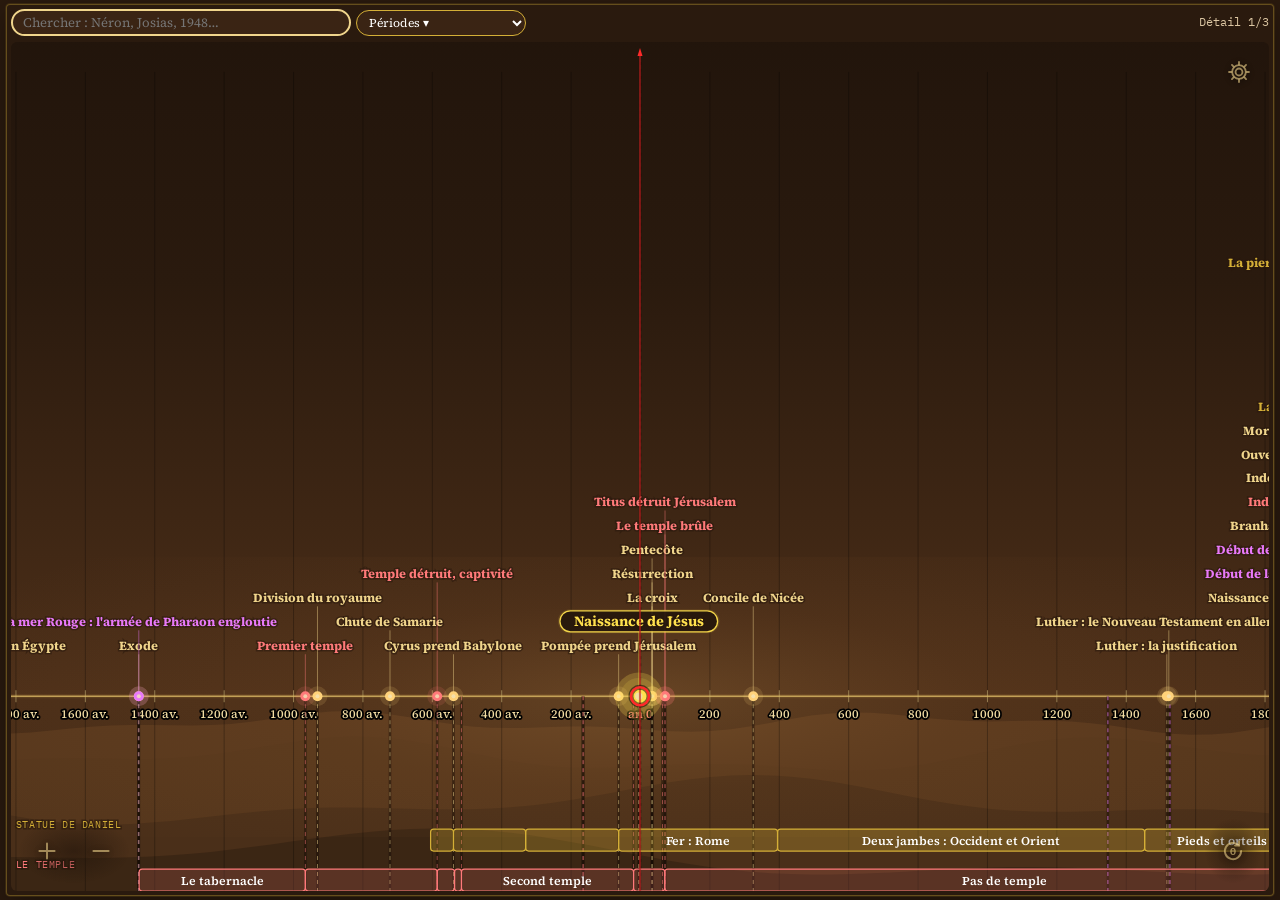
<file: index (2).html>
<!doctype html><html lang="fr"><head><meta charset=utf8><meta name=viewport content="width=device-width,initial-scale=1,viewport-fit=cover"><style>:root{color-scheme:light;box-sizing:border-box;padding-top:env(safe-area-inset-top,0px);padding-bottom:env(safe-area-inset-bottom,0px)}html{scroll-padding-top:env(safe-area-inset-top,0px)}body{margin:0;padding:0;font:14px -apple-system,BlinkMacSystemFont,sans-serif;background:#fff;color:#000}img{max-width:100%}[hidden]:not([hidden=until-found i]){display:none!important}</style></head><body>
<title>Trésor des dates</title>
<link rel="manifest" href="manifest.json">
<meta name="theme-color" content="#2A1A0E">
<link rel="icon" href="icon-192%20(1).png">
<link rel="apple-touch-icon" href="icon-192%20(1).png">
<meta name="apple-mobile-web-app-capable" content="yes">
<meta name="mobile-web-app-capable" content="yes">
<meta name="apple-mobile-web-app-title" content="Trésor des dates">
<meta name="claude:viewport-fit-sides" content="cover">
<link rel="preconnect" href="https://fonts.googleapis.com">
<link rel="preconnect" href="https://fonts.gstatic.com" crossorigin>
<link rel="stylesheet" href="https://fonts.googleapis.com/css2?family=Caveat:wght@600;700&family=Source+Serif+4:ital,opsz,wght@0,8..60,400;0,8..60,600;1,8..60,400&family=IBM+Plex+Mono:wght@400;500&display=swap">
<style>
/* Mise en page : une seule ligne du temps qu'on zoome (cahier quadrillé, encre bleue, corrections au stylo rouge). Au-dessus : les événements ; dessous : la statue de Daniel, puis les rois et les prophètes. */
:root {
  --bg: #2A1A0E; --paper: #3A2414; --grid: rgba(212,175,55,.035); --ink: #F0D58C; --fg: #FFFFFF; --muted: #DCC6A2; --rule: rgba(212,175,55,.35);
  --red: #FF7A7A; --red-soft: #3A1D22; --gold: #D4AF37; --corr: #FFA657; --plague: #E879F9;
  --c-isr: #7FA2FF; --c-jud: #B39CFF; --c-pro: #E0B14E; --c-ass: #D19A82; --c-bab: #F0C24A; --c-per: #A9B8C6; --c-gre: #E0A867; --c-rom: #B4BBC6; --c-mac: #6FCFB7; --c-prophete: #A6F04A; color-scheme: dark;
  --hand: "Caveat", "Segoe Print", cursive;
  --body: "Source Serif 4", Georgia, "Times New Roman", serif;
  --mono: "IBM Plex Mono", ui-monospace, "Courier New", monospace;
}
/* Couleurs de l'affiche : bleu nuit et or, dans tous les modes */
@media (prefers-color-scheme: dark) { :root:not([data-theme="light"]) { color-scheme: dark } }
html, body { background: var(--bg); color: var(--fg); }
html { background: linear-gradient(180deg, #2A1A0E 0%, #3A2414 55%, #24160C 100%) fixed; min-height: 100%; }
section { background: rgba(58,36,20,.92); }
body.turned #stage { background: #2A1A0E !important; }
#stage > section:first-child { background: #2A1A0E !important; }
#svgbox { border-radius: 6px; overflow: hidden; }
body { background-color: transparent !important; }
h1 { background: linear-gradient(180deg,#FFF1C4,#D4AF37 70%,#A9821E); -webkit-background-clip: text; background-clip: text; color: transparent !important; text-shadow: none; }
section { box-shadow: 0 0 0 1px rgba(212,175,55,.12), 0 8px 28px rgba(0,0,0,.35); }
#turn { background: var(--gold) !important; color: #2A1A0E !important; border-color: var(--gold) !important; font-weight: 600; }
button:hover { box-shadow: 0 0 10px rgba(212,175,55,.35); }
body {
  font-family: var(--body); font-size: 16px; line-height: 1.55;
  padding-left: max(16px, env(safe-area-inset-left, 0px)); padding-right: max(16px, env(safe-area-inset-right, 0px)); padding-block: 0 48px;
  background-image: linear-gradient(var(--grid) 1px, transparent 1px), linear-gradient(90deg, var(--grid) 1px, transparent 1px);
  background-size: 22px 22px;
}
.wrap { max-width: 1100px; margin: 0 auto; display: grid; gap: 18px; }
header { padding-top: 24px; }
.eyebrow { font-family: var(--mono); font-size: 12px; letter-spacing: .1em; text-transform: uppercase; color: var(--muted); }
h1 { font-family: var(--hand); font-weight: 700; color: var(--ink); font-size: clamp(42px, 10vw, 68px); line-height: 1; margin: 4px 0 8px; }
.lede { max-width: 66ch; margin: 0; color: var(--muted); }
section { background: var(--paper); border: 1px solid var(--rule); border-radius: 8px; padding: 14px; min-width: 0; }
.tools { display: flex; flex-wrap: wrap; gap: 8px; align-items: center; margin-bottom: 10px; }
button { font: 14px var(--body); color: var(--fg); background: var(--paper); border: 1px solid var(--rule); border-radius: 999px; padding: 5px 12px; cursor: pointer; }
button:hover { border-color: var(--ink); }
button:focus-visible { outline: 2px solid var(--ink); outline-offset: 2px; }
#go { font: 14px var(--body); color: var(--fg); background: var(--paper); border: 1px solid var(--gold); border-radius: 999px; padding: 6px 12px; max-width: 170px; }
body.turned #go { font-size: 12px; padding: 3px 8px; }
.tools { flex-wrap: nowrap; overflow: visible; position: relative; z-index: 20; }
#go { min-width: 0; flex: 0 1 auto; }
.search { min-width: 140px !important; }
button.z { width: 56px; height: 56px; flex: 0 0 56px; padding: 0; font: 700 32px var(--mono); line-height: 1; border: 2px solid var(--gold); color: var(--gold); touch-action: manipulation; }
button.z:active { background: var(--gold); color: #2A1A0E; }
#svgbox { position: relative; }
#line [data-id] { cursor: pointer; }
.zfloat { position: absolute; left: 8px; bottom: 8px; display: flex; flex-direction: row; gap: 6px; z-index: 4; padding: 8px 4px; background: radial-gradient(closest-side, rgba(30,18,9,.55), rgba(30,18,9,0)); }
.zfloat.zright { left: auto; right: 8px; }
.av-open { position: absolute; top: 8px; right: 8px; z-index: 4; width: 44px; height: 44px; padding: 0; display: grid; place-items: center; background: transparent; border: 0; color: rgba(240,213,140,.8); opacity: .75; -webkit-tap-highlight-color: transparent; transition: opacity .25s ease; }
.av-open:hover { box-shadow: none; } .av-open:active { opacity: 1; }
.av-open svg { width: 26px; height: 26px; fill: none; stroke: currentColor; stroke-width: 1.7; stroke-linejoin: round; stroke-linecap: round; filter: drop-shadow(0 1px 3px rgba(0,0,0,.7)); }
#avis { position: absolute; inset: 0; z-index: 60; display: grid; place-items: center; background: rgba(20,12,6,.6); -webkit-backdrop-filter: blur(3px); backdrop-filter: blur(3px); padding: 10px; }
#avis[hidden] { display: none !important; }
.av-card { position: relative; width: min(460px, 100%); max-height: 100%; overflow: auto; box-sizing: border-box; background: var(--paper); border: 1px solid var(--gold); border-radius: 12px; padding: 14px 16px; box-shadow: 0 10px 40px rgba(0,0,0,.5); display: grid; gap: 9px; }
.av-card h2 { font-family: var(--hand); font-size: 30px; color: var(--ink); margin: 0; line-height: 1; }
.av-sub { margin: 0; font-size: 14px; color: var(--muted); }
.av-x { position: absolute; top: 8px; right: 8px; width: 34px; height: 34px; padding: 0; }
.av-kinds { display: flex; flex-wrap: wrap; gap: 6px; }
.av-kinds button { font-size: 13px; padding: 5px 11px; }
.av-kinds button[aria-checked="true"] { background: var(--gold); color: #2A1A0E; border-color: var(--gold); font-weight: 600; }
#av-msg, #av-name { width: 100%; box-sizing: border-box; font: 15px var(--body); color: var(--fg); background: rgba(0,0,0,.25); border: 1px solid var(--rule); border-radius: 8px; padding: 8px 10px; resize: vertical; }
#av-msg:focus, #av-name:focus { outline: none; border-color: var(--gold); }
.av-row { display: flex; flex-wrap: wrap; align-items: center; gap: 8px 12px; }
.av-send { display: inline-block; text-decoration: none; background: var(--gold); color: #2A1A0E; font-weight: 600; border-radius: 999px; padding: 8px 16px; }
.av-send[aria-disabled="true"] { opacity: .45; pointer-events: none; }
.av-mail { font-family: var(--mono); font-size: 12px; color: var(--muted); user-select: all; -webkit-user-select: all; }
.zfloat svg { width: 26px; height: 26px; fill: none; stroke: currentColor; stroke-width: 1.8; stroke-linecap: round; filter: drop-shadow(0 1px 3px rgba(0,0,0,.7)); transition: transform .18s ease; }
.zfloat button.z { opacity: .72; transition: opacity .25s ease, color .25s ease; -webkit-tap-highlight-color: transparent; user-select: none; -webkit-user-select: none; }
.zfloat button.z:active, .zfloat button.z.held { opacity: 1; }
.zfloat button.z:active svg, .zfloat button.z.held svg { transform: scale(1.18); }
.zfloat button.z, body.turned .zfloat button.z { width: 48px; height: 48px; flex: 0 0 48px; display: grid; place-items: center; font-size: 40px; font-weight: 600; background: transparent; border: 0; box-shadow: none; color: rgba(240,213,140,.8); text-shadow: 0 1px 6px rgba(0,0,0,.6); }
.zfloat button.z:hover { box-shadow: none; }
.zfloat button.z:active { background: transparent; color: #FFF1C4; text-shadow: 0 0 12px rgba(212,175,55,.9); }
.lvl { font-family: var(--mono); font-size: 12px; color: var(--muted); margin-left: auto; }
#bgline { position: absolute; left: 0; top: 0; width: 100%; height: 6400px; pointer-events: none; will-change: transform; }
#line { position: relative; width: 100%; height: 640px; display: block; touch-action: pan-y; cursor: grab; user-select: none; -webkit-user-select: none; }
#line:active { cursor: grabbing; }
#line text { font-family: var(--body); }
.hint { font-family: var(--mono); font-size: 12px; color: var(--muted); margin-top: 6px; }
#detail { border-left: 4px solid var(--ink); }
#detail h2 { font-family: var(--hand); font-size: 30px; color: var(--ink); margin: 0; line-height: 1.1; }
#detail .when { font-family: var(--mono); font-size: 14px; color: var(--muted); }
#detail p { margin: 6px 0 0; max-width: 70ch; }
#detail .was { font-family: var(--hand); font-size: 22px; color: var(--corr); }
.cols { display: grid; grid-template-columns: repeat(auto-fit, minmax(280px, 1fr)); gap: 18px; }
h3 { font-family: var(--hand); font-size: 28px; margin: 0 0 6px; line-height: 1.1; }
.statue h3 { color: var(--gold); }
.statue ul, .ask ol { margin: 0; padding-left: 20px; display: grid; gap: 5px; }
.statue b { font-weight: 600; }
.ask h3 { color: var(--red); }
.proph { border: 2px dashed var(--gold); }
.note { font-size: 14px; color: var(--muted); }
#stage { display: grid; gap: 18px; min-width: 0; }
#turn { background: var(--ink); color: var(--paper); border-color: var(--ink); }
#d-close { display: none; float: right; }
.search { position: relative; flex: 1 1 220px; min-width: 180px; max-width: 340px; }
#q { width: 100%; box-sizing: border-box; font: 15px var(--body); color: var(--fg); background: var(--paper); border: 2px solid var(--ink); border-radius: 999px; padding: 6px 14px; }
#q:focus { outline: none; box-shadow: 0 0 0 3px color-mix(in srgb, var(--ink) 25%, transparent); }
#res { position: absolute; left: 0; right: 0; top: calc(100% + 4px); z-index: 40; background: var(--paper); border: 1px solid var(--rule); border-radius: 8px; box-shadow: 0 8px 24px rgba(0,0,0,.18); max-height: 320px; overflow: auto; }
#res button { all: unset; display: block; width: 100%; box-sizing: border-box; padding: 8px 12px; cursor: pointer; border-bottom: 1px solid var(--rule); }
#res button:hover, #res button:focus-visible { background: var(--grid); }
#res b { font-weight: 600; }
#res small { display: block; font-family: var(--mono); font-size: 12px; color: var(--muted); }
#res .none { padding: 10px 12px; color: var(--muted); font-size: 14px; }
body.turned #q { font-size: 13px; padding: 3px 10px; }
/* Vue en largeur : la ligne est tournée d'un quart de tour pour occuper la longueur du téléphone */
body.turned { overflow: hidden; }
body.turned #stage { position: fixed; top: 0; left: 0; transform-origin: 0 0; background: var(--bg); z-index: 30; display: flex; flex-direction: column; padding: 8px 12px; box-sizing: border-box; }
body.turned #stage > section:first-child { flex: 1; display: flex; flex-direction: column; min-height: 0; padding: 8px; }
body.turned .tools { gap: 5px; margin-bottom: 6px; }
body.turned .tools button { font-size: 12px; padding: 3px 9px; }
body.turned .tools button.z { width: 46px; height: 46px; flex: 0 0 46px; font-size: 28px; padding: 0; }
body.turned #svgbox { flex: 1; min-height: 0; overflow: hidden; position: relative; }
body.turned #line { height: 100% !important; touch-action: none; }
body.turned #line { position: absolute; top: 0; left: -25%; width: 150%; will-change: transform; }
#needle { position: absolute; inset: 0; width: 100%; height: 100%; pointer-events: none; z-index: 3; }
body.turned .hint { display: none; }
body.turned #detail { position: absolute; right: 14px; bottom: 14px; width: min(46%, 380px); max-height: 48%; overflow: auto; z-index: 5; padding: 10px 12px; box-shadow: 0 6px 22px rgba(0,0,0,.28); }
body.turned #detail:not(.has) { display: none; }
body.turned #d-close { display: block; }
.fs-btn { position: absolute; top: 8px; right: 56px; z-index: 4; width: 44px; height: 44px; padding: 0; display: grid; place-items: center; background: transparent; border: 0; color: rgba(240,213,140,.8); opacity: .75; -webkit-tap-highlight-color: transparent; }
.fs-btn:hover { box-shadow: none; } .fs-btn:active { opacity: 1; }
.fs-btn svg { width: 24px; height: 24px; fill: none; stroke: currentColor; stroke-width: 1.8; stroke-linecap: round; stroke-linejoin: round; filter: drop-shadow(0 1px 3px rgba(0,0,0,.7)); }
.fs-btn .fs-out { display: none; } body.fs .fs-btn .fs-in { display: none; } body.fs .fs-btn .fs-out { display: inline; }
/* Plein écran : la ligne occupe tout l'écran, presque sans cadre */
body.turned #stage { padding: 4px 6px; }
body.turned #stage > section:first-child { padding: 4px; border-radius: 4px; }
body.fs #stage { padding: 0; }
body.fs #stage > section:first-child { padding: 2px 4px; border: 0; border-radius: 0; box-shadow: none; }
#accueil { position: absolute; inset: 0; z-index: 70; display: grid; place-items: center; padding: 12px; background: radial-gradient(ellipse at 50% 40%, rgba(58,36,20,.96), rgba(30,18,9,.98)); }
#accueil[hidden] { display: none !important; }
.ac-card { width: min(640px, 100%); max-height: 100%; overflow: auto; box-sizing: border-box; text-align: center; display: grid; gap: 8px; padding: 10px 14px; }
.ac-card h2 { font-family: var(--hand); font-weight: 700; font-size: clamp(40px, 9vmin, 64px); line-height: 1; margin: 0; background: linear-gradient(180deg,#FFF1C4,#D4AF37 70%,#A9821E); -webkit-background-clip: text; background-clip: text; color: transparent; }
.ac-by { font-family: var(--mono); font-size: 12px; letter-spacing: .1em; text-transform: uppercase; color: var(--muted); }
.ac-card p { margin: 0; font-size: 15px; line-height: 1.5; color: var(--fg); text-align: left; }
.ac-card .ac-hint { font-size: 13px; color: var(--muted); }
.ac-go { justify-self: center; margin-top: 4px; background: var(--gold) !important; color: #2A1A0E !important; border-color: var(--gold) !important; font-weight: 600; font-size: 16px; padding: 9px 22px; }
.ac-copy { font-family: var(--mono); font-size: 11px; color: var(--muted); }
.ac-open { position: absolute; top: 8px; right: 104px; z-index: 4; width: 44px; height: 44px; padding: 0; display: grid; place-items: center; background: transparent; border: 0; color: rgba(240,213,140,.8); opacity: .75; font: italic 600 22px var(--body); text-shadow: 0 1px 4px rgba(0,0,0,.7); -webkit-tap-highlight-color: transparent; }
.ac-open:hover { box-shadow: none; } .ac-open:active { opacity: 1; }
#params { position: absolute; inset: 0; z-index: 65; display: grid; place-items: center; background: rgba(20,12,6,.6); -webkit-backdrop-filter: blur(3px); backdrop-filter: blur(3px); padding: 10px; }
#params[hidden] { display: none !important; }
.pm-list { display: grid; gap: 8px; }
.pm-list button { display: flex; align-items: center; gap: 12px; width: 100%; text-align: left; border-radius: 10px; padding: 10px 12px; font-size: 16px; background: rgba(0,0,0,.2); }
.pm-list svg { width: 24px; height: 24px; flex: 0 0 24px; fill: none; stroke: var(--gold); stroke-width: 1.8; stroke-linecap: round; stroke-linejoin: round; }
.pm-list small { display: block; font-size: 12px; color: var(--muted); }
.fs-out { display: none; } body.fs .fs-in { display: none; } body.fs .fs-out { display: inline; }
#accueil .ac-x { position: absolute; top: 8px; right: 8px; width: 36px; height: 36px; padding: 0; }
</style>

<div class="wrap">
  <header>
    <div class="eyebrow">Michel Tshiepela</div>
    <h1>Trésor des dates</h1>
    <p class="lede">Une seule ligne, de la Création à aujourd'hui. Zoomez pour faire apparaître les détails : d'abord les grands tournants, puis les rois, les prophètes, Alexandre à Jérusalem, la reconstruction du temple… Touchez un nom pour lire sa fiche. Le temple, sa construction et sa destruction, est en rouge. Les grands fléaux de l'humanité sont en violet. Le grand point rouge marque l'indépendance d'Israël en 1948. Zoomez fort pour voir la référence biblique ou historique de chaque événement ; au bout de la ligne, la zone dorée montre ce qui est annoncé.</p>
  </header>

  <div id="stage">
  <section>
    <div class="tools">
      <div class="search"><input id="q" type="search" placeholder="Chercher : Néron, Josias, 1948…" aria-label="Chercher un nom ou une date" autocomplete="off"><div id="res" hidden></div></div>
      <select id="go" aria-label="Aller à une période"><option value="">Périodes ▾</option><option value="-4250,-2050">Création → Abraham</option><option value="-2200,-1350">Patriarches, Exode</option><option value="-1460,-1040">De l'Exode à Saül</option><option value="-1080,-570">Les rois</option><option value="-640,-20">Babylone → Rome</option><option value="-370,-130">Alexandre et ses généraux</option><option value="-1500,100">La Bible écrite</option><option value="40,100">Le Nouveau Testament écrit</option><option value="-2150,2030">Les maîtres de Jérusalem</option><option value="-3300,2030">Civilisations du monde</option><option value="980,1900">Grandes découvertes</option><option value="1740,2030">Grandes inventions</option><option value="-200,1560">Papier et imprimerie</option><option value="1085,1300">Les croisades</option><option value="-70,140">Les Césars</option><option value="0,620">Empereurs et papes</option><option value="-40,140">Jésus, apôtres</option><option value="27,35">La vie de Jésus</option><option value="32,69">Les voyages de Paul</option><option value="300,620">De Nicée à 606</option><option value="100,2030">L'Église</option><option value="1300,1970">Réforme et réveils</option><option value="-480,60">70 semaines de Daniel</option><option value="1890,2115">L'avenir annoncé</option></select>
      <span class="lvl" id="lvl"></span>
    </div>
    <div id="svgbox"><svg id="bgline" aria-hidden="true"></svg><svg id="line" role="img" aria-label="Ligne du temps qu'on peut zoomer, de la Création à aujourd'hui"></svg><svg id="needle" aria-hidden="true"></svg><button class="av-open" id="set-open" aria-label="Paramètres"><svg viewBox="0 0 24 24" aria-hidden="true"><circle cx="12" cy="12" r="3.2"/><path d="M12 2.8v2.4M12 18.8v2.4M2.8 12h2.4M18.8 12h2.4M5.5 5.5l1.7 1.7M16.8 16.8l1.7 1.7M5.5 18.5l1.7-1.7M16.8 7.2l1.7-1.7"/><circle cx="12" cy="12" r="6.3"/></svg></button><div class="zfloat zright"><button class="z" id="zero" aria-label="Revenir à l'an 0"><svg viewBox="0 0 24 24" aria-hidden="true"><path d="M19.5 12a7.5 7.5 0 1 1-2.2-5.3"/><path d="M17.6 3.2v3.7h-3.7"/><text x="12" y="15.4" text-anchor="middle" font-size="9" font-weight="700" fill="currentColor" stroke="none" font-family="var(--mono)">0</text></svg></button></div><div class="zfloat"><button class="z" id="zin" aria-label="Zoomer"><svg viewBox="0 0 24 24" aria-hidden="true"><path d="M12 5v14M5 12h14"/></svg></button><button class="z" id="zout" aria-label="Dézoomer"><svg viewBox="0 0 24 24" aria-hidden="true"><path d="M5 12h14"/></svg></button></div></div>
    <div class="hint">Le cercle rouge reste au milieu : faites glisser la ligne dessous ; + et − zooment sur lui · Faites glisser pour avancer · pincez, ou utilisez + et −, pour zoomer · en vue en largeur, glissez aussi de côté pour voir les autres bandes</div>
  </section>

  <section id="detail" aria-live="polite">
    <button id="d-close" aria-label="Fermer la fiche">×</button>
    <h2 id="d-t">Touchez un nom sur la ligne</h2>
    <div class="when" id="d-w">La fiche s'affiche ici.</div>
    <p id="d-n"></p>
    <p class="was" id="d-x" hidden></p>
  </section>
  <div id="params" hidden role="dialog" aria-modal="true" aria-labelledby="pm-t">
    <div class="av-card">
      <button class="av-x" id="pm-close" aria-label="Fermer">×</button>
      <h2 id="pm-t">Paramètres</h2>
      <div class="pm-list">
        <button id="ac-open"><svg viewBox="0 0 24 24" aria-hidden="true"><circle cx="12" cy="12" r="9"/><path d="M12 11v6M12 7.5v.5"/></svg><span>Présentation<small>Le titre, l'auteur et l'explication des couleurs</small></span></button>
        <button id="fs"><svg viewBox="0 0 24 24" aria-hidden="true"><path class="fs-in" d="M4 9V4h5M15 4h5v5M20 15v5h-5M9 20H4v-5"/><path class="fs-out" d="M9 4v5H4M20 9h-5V4M15 20v-5h5M4 15h5v5"/></svg><span id="fs-l">Plein écran<small>Cacher les barres du téléphone</small></span></button>
        <button id="av-open"><svg viewBox="0 0 24 24" aria-hidden="true"><path d="M4.5 5.5h15v10h-8l-4.5 3.5v-3.5h-2.5z"/><path d="M8.5 9.5h7M8.5 12.2h4.5"/></svg><span>Donner votre avis<small>Une erreur, une date à ajouter, une idée</small></span></button>
      </div>
      <div class="ac-copy" style="text-align:center">© 2026 Michel Tshiepela — Tous droits réservés</div>
    </div>
  </div>
  <div id="accueil" hidden role="dialog" aria-modal="true" aria-labelledby="ac-t">
    <button class="ac-x" id="ac-x" aria-label="Fermer">×</button>
    <div class="ac-card">
      <div class="ac-by">Michel Tshiepela</div>
      <h2 id="ac-t">Trésor des dates</h2>
      <p>Une seule ligne, de la Création à aujourd'hui. Zoomez pour faire apparaître les détails : d'abord les grands tournants, puis les rois, les prophètes, Alexandre à Jérusalem, la reconstruction du temple… Touchez un nom pour lire sa fiche. Le temple, sa construction et sa destruction, est en rouge. Les grands fléaux de l'humanité sont en violet. Le grand point rouge marque l'indépendance d'Israël en 1948. Zoomez fort pour voir la référence biblique ou historique de chaque événement ; au bout de la ligne, la zone dorée montre ce qui est annoncé.</p>
      <p class="ac-hint">Faites glisser la ligne sous le cercle rouge · + et − pour zoomer · ⚙ Paramètres pour le plein écran, votre avis et cette présentation.</p>
      <button class="ac-go" id="ac-go">Ouvrir la ligne du temps</button>
      <div class="ac-copy">© 2026 Michel Tshiepela — Tous droits réservés</div>
    </div>
  </div>
  <div id="avis" hidden role="dialog" aria-modal="true" aria-labelledby="av-t">
    <div class="av-card">
      <button class="av-x" id="av-close" aria-label="Fermer">×</button>
      <h2 id="av-t">Votre avis</h2>
      <p class="av-sub">Une erreur, une date à ajouter, une idée ? Écrivez à l'auteur, Michel Tshiepela.</p>
      <div class="av-kinds" role="radiogroup" aria-label="Type de message">
        <button type="button" role="radio" aria-checked="true" data-k="Avis">Un avis</button>
        <button type="button" role="radio" aria-checked="false" data-k="Correction de date">Une correction</button>
        <button type="button" role="radio" aria-checked="false" data-k="Demande d'ajout">Une demande d'ajout</button>
      </div>
      <textarea id="av-msg" rows="4" placeholder="Votre message…"></textarea>
      <input id="av-name" type="text" placeholder="Votre nom (facultatif)" autocomplete="name">
      <div class="av-row">
        <a id="av-send" class="av-send" target="_blank" rel="noopener">Envoyer par e-mail</a>
        <span class="av-mail">micheltshiepela331@gmail.com</span>
      </div>
    </div>
  </div>
  </div>

  <p class="note">Dates : avant Moïse, comptées avec les âges de la Genèse à partir de l'Exode en 1446 av. J.-C. (1 Rois 6:1 ; Exode 12:40) ; rois d'Israël et de Juda selon la chronologie de Thiele (à quelques années près) ; empires et Église selon les dates des historiens. Il n'y a pas d'an 0 au calendrier : on le garde comme repère.</p>
</div>

<script>
/* ---------- Données ---------- */
// [année, nom, niveau (1 = toujours, 2 = zoom moyen, 3 = zoom fort), référence, fiche, (vide)]
const EV = [
 [-4174, "Création", 1, "Genèse 1-2", "Dates comptées avec les âges de Genèse 5 et 11, à partir de l'Exode en 1446 av. J.-C. (1 Rois 6:1) et des 430 ans en Égypte (Exode 12:40).", ""],
 [-4170, "La chute, sortie d'Éden", 2, "Genèse 3", "Le péché entre dans le monde ; les chérubins gardent le chemin de l'arbre de vie. Date inconnue, peu après la Création."],
 [-4100, "Naissance de Caïn et Abel", 3, "Genèse 4:1-2", "Date inconnue."],
 [-4046, "Mort d'Abel, fuite de Caïn", 2, "Genèse 4:8-16", "Caïn tue Abel et part au pays de Nod. Il bâtit une ville, Hénoc. Sa lignée : Hénoc, Irad, Mehujaël, Metuschaël, Lémec, puis Jabal, Jubal et Tubal-Caïn (Genèse 4:17-22). Peu avant la naissance de Seth."],
 [-4044, "Naissance de Seth", 2, "Genèse 4:25 ; 5:3", "Adam a 130 ans. Seth remplace Abel : c'est la lignée de la promesse."],
 [-3939, "Énosch : on invoque l'Éternel", 3, "Genèse 4:26", "Seth a 105 ans."],
 [-3244, "Mort d'Adam", 3, "Genèse 5:5", "À 930 ans. Lémec, le père de Noé, a déjà 56 ans."],
 [-3187, "Hénoc enlevé", 2, "Genèse 5:24 ; Hébreux 11:5", "Hénoc marche avec Dieu, puis Dieu le prend, à 365 ans."],
 [-3118, "Naissance de Noé", 2, "Genèse 5:29", "Lémec a 182 ans."],
 [-2638, "Dieu donne 120 ans", 3, "Genèse 6:3", "Corruption de la terre ; Noé construit l'arche et prêche la justice (2 Pierre 2:5)."],
 [-2616, "Naissance de Sem", 3, "Genèse 5:32 ; 11:10", "Noé a 502 ans."],
 [-2518, "Déluge : Noé entre dans l'arche", 1, "Genèse 7:11", "Noé a 600 ans, le 17e jour du 2e mois. Mathusalem meurt cette année-là.", ""],
 [-2517, "Sortie de l'arche", 2, "Genèse 8:14 - 9:17", "Noé a 601 ans. Il n'y a que 8 personnes sur la terre : Noé, sa femme, Sem, Cham, Japhet et leurs femmes (1 Pierre 3:20). L'arc-en-ciel, signe de l'alliance."],
 [-2516, "Naissance d'Arpacschad", 3, "Genèse 11:10", "Deux ans après le déluge."],
 [-2500, "Les fils de Japhet", 2, "Genèse 10:2-5", "Gomer, Magog, Madaï (les Mèdes), Javan (les Grecs), Tubal, Méschec, Tiras : les peuples des îles et du nord, vers l'Europe et l'Asie. Date inconnue."],
 [-2490, "Les fils de Cham", 2, "Genèse 10:6-20", "Cusch (l'Éthiopie, père de Nimrod), Mitsraïm (l'Égypte), Puth (la Libye), Canaan. Nimrod fonde Babel et Ninive. Date inconnue."],
 [-2480, "Les fils de Sem", 2, "Genèse 10:21-31", "Élam, Assur (l'Assyrie), Arpacschad, Lud, Aram (la Syrie). De Sem vient Héber, d'où le nom « Hébreux ». Date inconnue."],
 [-2450, "Nimrod, le vaillant chasseur", 2, "Genèse 10:8-12 ; Michée 5:6", "Petit-fils de Cham. Son royaume : Babel, Érec, Akkad, puis Ninive et Calach. Toutes ces villes ont été retrouvées ; Calach s'appelle aujourd'hui Nimroud. Mais aucune inscription ne porte son nom. Rois proposés : Sargon d'Akkad, Enmerkar d'Uruk (un récit sumérien parle d'une langue unique confondue), Gilgamesh, ou Ninus des Grecs. Rien n'est prouvé. Date inconnue."],
 [-2417, "Tour de Babel", 2, "Genèse 10:25 ; 11:1-9", "Au temps de Péleg, « la terre fut partagée ». Les langues sont confondues et les peuples dispersés. Les ziggourats de Mésopotamie, comme celle de Babylone, ressemblent à cette tour.", ""],
 [-2296, "Naissance de Térach", 3, "Genèse 11:24-32 ; Actes 7:4", "Fils de Nachor, père d'Abram, de Nachor et d'Haran. À Ur, il sert d'autres dieux (Josué 24:2). Il part avec Abram vers Canaan, s'arrête à Harân et y meurt à 205 ans (Genèse 11:32). Abram quitte Harân à 75 ans, après la mort de son père (Genèse 12:4 ; Actes 7:4) : Térach a donc 130 ans à sa naissance. Les « 70 ans » de Genèse 11:26 sont l'âge où il commence à avoir ses fils ; Abram est nommé le premier parce qu'il est l'héritier de la promesse."],
 [-2168, "Mort de Noé", 3, "Genèse 9:29", "À 950 ans, 350 ans après le déluge."],
 [-2166, "Naissance d'Abram à Ur", 2, "Genèse 11:26-28", "À Ur des Chaldéens. Térach a 130 ans (Actes 7:4)."],
 [-2112, "Ur, grande capitale", 2, "Fouilles de Leonard Woolley, 1922-1934", "Ur est au sud de l'Irak actuel, près de Nassiriya, sur l'Euphrate. Sous la 3e dynastie (2112-2004), le roi Ur-Nammu y bâtit une grande ziggourat pour le dieu de la lune. Abraham grandit dans cette ville riche et idolâtre (Josué 24:2)."],
 [-2100, "Départ d'Ur pour Harân", 2, "Genèse 11:31 ; Actes 7:2-4", "Dieu apparaît à Abram en Mésopotamie. Térach part avec Abram, Saraï et Lot ; ils s'arrêtent à Harân (sud de la Turquie actuelle). Date approximative."],
 [-2091, "Appel d'Abraham", 1, "Genèse 12:1-4", "Après la mort de Térach à Harân, Abram part pour Canaan à 75 ans. Il est justifié par la foi (Genèse 15:6)."],
 [-2090.8, "Abram à Sichem et Béthel", 3, "Genèse 12:6-8", "Dieu promet le pays à sa descendance ; Abram bâtit des autels."],
 [-2090.3, "Abram descend en Égypte", 3, "Genèse 12:10-20", "Pendant une famine. Date approximative."],
 [-2088, "Abram et Lot se séparent", 3, "Genèse 13", "Lot choisit la plaine de Sodome ; Abram s'installe à Hébron, près des chênes de Mamré. Date approximative."],
 [-2085, "Melchisédek bénit Abram", 3, "Genèse 14:18-20 ; Hébreux 7", "Date approximative."],
 [-2080, "Naissance d'Ismaël", 3, "Genèse 16:16", "Abram a 86 ans. Ismaël est le père des Arabes du désert (Genèse 25:12-18)."],
 [-2067.2, "Alliance de la circoncision", 3, "Genèse 17", "Abram devient Abraham à 99 ans."],
 [-2066.9, "Sodome et Gomorrhe détruites", 2, "Genèse 19 ; Luc 17:28-29", "Le feu et le soufre tombent du ciel ; Lot est sauvé."],
 [-2066, "Naissance d'Isaac", 2, "Genèse 21:5", "Abraham a 100 ans, Sara 90."],
 [-2050, "Sacrifice d'Isaac", 2, "Genèse 22 ; Hébreux 11:17", "Sur le mont Morija, là où sera bâti le temple (2 Chroniques 3:1). Date approximative."],
 [-2029, "Mort de Sara", 3, "Genèse 23", "À 127 ans, à Hébron."],
 [-2026, "Isaac épouse Rébecca", 3, "Genèse 24 ; 25:20", "Isaac a 40 ans."],
 [-2006, "Naissance d'Ésaü et Jacob", 2, "Genèse 25:26", "Isaac a 60 ans. Ésaü est le père des Édomites."],
 [-1991, "Mort d'Abraham", 3, "Genèse 25:7-9", "À 175 ans. Il a aussi eu six fils de Ketura (Genèse 25:1-4)."],
 [-1930, "Jacob part chez Laban", 3, "Genèse 28", "Le songe de l'échelle à Béthel. Date approximative."],
 [-1920, "Les douze fils de Jacob", 2, "Genèse 29-30 ; 35:16-26", "Ruben, Siméon, Lévi, Juda, Dan, Nephthali, Gad, Aser, Issacar, Zabulon, Joseph, Benjamin : les douze tribus. Dates approximatives."],
 [-1916, "Naissance de Joseph", 3, "Genèse 30:22-24", "Jacob a 91 ans."],
 [-1899, "Joseph vendu par ses frères", 2, "Genèse 37", "Joseph a 17 ans."],
 [-1886, "Joseph gouverneur d'Égypte", 2, "Genèse 41:46", "Joseph a 30 ans. Isaac meurt la même année, à 180 ans. Type : Joseph épouse Asnath, une femme des nations (Genèse 41:45), image de l'Épouse. Pendant la famine, il nourrit toutes les nations : chaque âge de l'Église reçoit sa nourriture. À la fin, il ouvre tous les greniers (Genèse 41:56) : le Message qui prépare l'Épouse pour l'enlèvement. Puis il se fait connaître à ses frères (Genèse 45) : le retour vers Israël."],
 [-1876, "Jacob descend en Égypte", 1, "Genèse 46 ; Exode 12:40", "Jacob a 130 ans ; 70 personnes. Début des 430 ans en Égypte."],
 [-1859, "Mort de Jacob", 3, "Genèse 49 ; 47:28", "À 147 ans, après avoir béni ses fils."],
 [-1806, "Mort de Joseph", 3, "Genèse 50:26", "À 110 ans."],
 [-1526, "Naissance de Moïse", 2, "Exode 2", "Moïse a 80 ans à l'Exode (Exode 7:7)."],
 [-1447, "Les dix plaies d'Égypte", 2, "Exode 7-12", "Date approximative : juste avant la sortie."],
 [-1445.8, "Le Sinaï : la Loi, le tabernacle", 2, "Exode 19-40", "Trois mois après la sortie d'Égypte (Exode 19:1)."],
 [-1444, "Les espions : Israël refuse d'entrer", 3, "Nombres 13-14", "Dieu annonce 40 ans de marche au désert."],
 [-1407, "Mort de Moïse sur le mont Nebo", 2, "Deutéronome 34", "À 120 ans. Josué lui succède."],
 [-1405, "Chute de Jéricho", 3, "Josué 6 ; Hébreux 11:30-31", "Première ville prise en Canaan, juste après le passage du Jourdain. Israël fait le tour de la ville pendant sept jours ; au septième jour, après le son des trompettes et le cri du peuple, les murs tombent. Rahab, qui avait caché les espions, est épargnée avec sa famille. Josué maudit celui qui rebâtira la ville ; cela s'accomplit sous Achab, avec Hiel de Béthel (1 Rois 16:34). Les fouilles de Garstang (années 1930) et de Wood (1990) ont trouvé des murs effondrés et une ville brûlée vers 1400 ; Kenyon (années 1950) datait cette destruction plus tôt."],
 [-1390, "Mort de Josué", 3, "Josué 24:29", "À 110 ans. Puis vient le temps des juges."],
 [-1105, "Naissance de Samuel", 3, "1 Samuel 1", "Fils d'Anne, la femme qui priait. Date approximative."],
 [-1100, "Ruth et Boaz", 2, "Ruth 1-4", "Ruth la Moabite, arrière-grand-mère de David. Date approximative, au temps des juges."],
 [-1060, "L'arche prise par les Philistins", 3, "1 Samuel 4", "Mort d'Éli. « Ikabod » : la gloire est partie. Date approximative."],
 [-3000, "Sumer, premiers rois", 2, "Liste royale sumérienne", "Les premières villes-royaumes de Mésopotamie. Les historiens les datent avant le déluge biblique : c'est un débat."],
 [-2334, "Sargon d'Akkad", 2, "Genèse 10:10", "Sargon unifie la Mésopotamie, y compris les villes de Sumer : c'est l'empire d'Akkad.", ""],
 [-1792, "Hammourabi", 2, "Code d'Hammourabi", "Roi de Babylone de 1792 à 1750 av. J.-C. Son code de lois est gravé sur une grande pierre noire, au musée du Louvre."],
 [-1445.97, "La mer Rouge : l'armée de Pharaon engloutie", 1, "Exode 14 ; 15:4", "Israël passe à pied sec ; les chars de Pharaon sont engloutis."],
 [-1446, "Exode", 1, "Exode 12-14 ; 1 Rois 6:1", "Sortie d'Égypte, Pharaon détruit dans la mer. Autre date proposée par beaucoup d'archéologues : vers 1270 av. J.-C.", ""],
 [-1406, "Entrée en Canaan", 2, "Josué", "Josué fait entrer Israël dans le pays."],
 [-1050, "Saül, premier roi", 2, "1 Samuel 10", "Début de la royauté en Israël."],
 [-966, "Premier temple", 1, "1 Rois 6-8", "Construction du temple de Salomon ; la gloire de Dieu remplit la maison."],
 [-931, "Division du royaume", 1, "1 Rois 12", "Israël au nord, Juda au sud."],
 [-722, "Chute de Samarie", 1, "2 Rois 17", "L'Assyrie déporte le royaume du Nord."],
 [-701, "Sennachérib devant Jérusalem", 3, "2 Rois 18-19", "Ézéchias prie ; l'ange de l'Éternel frappe le camp assyrien."],
 [-605, "Daniel emmené à Babylone", 2, "Daniel 1", "Première déportation."],
 [-597, "Jojakin et Ézéchiel déportés", 3, "2 Rois 24", "Deuxième déportation."],
 [-586, "Temple détruit, captivité", 1, "2 Rois 25", "Nabuchodonosor II brûle le temple et emmène Juda à Babylone."],
 [-539, "Cyrus prend Babylone", 1, "Daniel 5", "Fin de la tête d'or, début de l'argent."],
 [-538, "Édit de Cyrus : rebâtir le temple", 2, "Esdras 1:1-4 ; Ésaïe 44:28", "Cyrus permet aux Juifs de rentrer et de rebâtir le temple. Environ 50 000 personnes reviennent avec Zorobabel (Esdras 2:64-65)."],
 [-520, "Édit de Darius : finir le temple", 3, "Esdras 6:1-12", "Après un arrêt des travaux, Darius Ier confirme l'édit de Cyrus. Aggée et Zacharie encouragent le peuple."],
 [-516, "Second temple achevé", 2, "Esdras 6", "Commencé vers 536 sous Zorobabel, qui était gouverneur, pas roi.", ""],
 [-479, "Esther reine", 3, "Esther 2", "Sous Xerxès (Assuérus)."],
 [-458, "Esdras à Jérusalem", 3, "Esdras 7:1-26", "La 7e année du roi Artaxerxès, Esdras, prêtre et scribe versé dans la Loi de Moïse, arrive à Jérusalem le 1er jour du 5e mois (Esdras 7:7-9). Il apporte un décret du roi (Esdras 7:12-26) et enseigne la Loi au peuple. La Bible le montre ensuite à côté de Néhémie, lisant la Loi devant tout le peuple (Néhémie 8:1-9). Certains comptent les 70 semaines de Daniel (Daniel 9:25) à partir de ce décret ; d'autres à partir de celui de Néhémie, en 445."],
 [-445.25, "Édit d'Artaxerxès pour Néhémie", 2, "Néhémie 2:1-8 ; Daniel 9:25", "Au mois de Nisan, la 20e année d'Artaxerxès Ier (445/444 av. J.-C.), le roi permet à Néhémie de rebâtir la ville et les murs de Jérusalem. Point de départ des 70 semaines pour un des calculs."],
 [-445.6, "Les murs rebâtis en 52 jours", 3, "Néhémie 2:1-8 ; 6:15 ; Daniel 9:25", "Néhémie, échanson du roi Artaxerxès, reçoit la permission de rebâtir Jérusalem la 20e année du roi (Néhémie 2:1). Malgré Sanballat et Tobija, le peuple travaille l'épée à la main (Néhémie 4:17-18), et la muraille est finie en 52 jours, le 25 du mois d'Eloul. Daniel l'avait annoncé : la ville serait rebâtie « en des temps fâcheux » (Daniel 9:25). Les papyrus d'Éléphantine (Égypte, 407 av. J.-C.) nomment aussi Sanballat, gouverneur de Samarie."],
 [-430, "Malachie, dernier prophète", 3, "Malachie", "Ensuite, environ 400 ans de silence prophétique."],
 [-753, "Fondation de Rome", 2, "Tite-Live, Histoire de Rome", "Selon la tradition romaine. Rome n'est encore qu'une petite ville."],
 [-509, "République romaine", 3, "Tite-Live, livre 2", "Rome chasse son dernier roi."],
 [-490, "Marathon", 3, "Hérodote, Histoires 6", "Les Grecs battent Darius Ier."],
 [-480, "Salamine", 3, "Daniel 11:2 ; Hérodote 8", "Les Grecs battent Xerxès (Assuérus)."],
 [-356, "Naissance d'Alexandre", 2, "Plutarque, Vie d'Alexandre", "Fils de Philippe II de Macédoine."],
 [-399, "Mort de Socrate", 3, "Platon, Apologie et Phédon ; Xénophon, Mémorables", "Condamné par Athènes à boire la ciguë. Il n'a rien écrit : on le connaît par ses disciples Platon et Xénophon. À la même époque, à Jérusalem, Néhémie a rebâti la muraille et Malachie est le dernier prophète. Date sûre."],
 [-387, "Platon fonde l'Académie", 3, "Diogène Laërce, Vies des philosophes 3", "Disciple de Socrate pendant environ huit ans, Platon ouvre son école à Athènes. Date probable."],
 [-367, "Aristote entre à l'Académie", 3, "Diogène Laërce, Vies des philosophes 5", "À 17 ans, il devient l'élève de Platon et reste vingt ans, jusqu'à la mort de Platon en 348/347. Date sûre."],
 [-343, "Aristote, maître d'Alexandre", 2, "Plutarque, Vie d'Alexandre 7-8", "Philippe II fait venir Aristote pour instruire son fils, âgé de 13 ans, à Miéza, vers 343-340. Source écrite environ 400 ans plus tard, mais tous les auteurs anciens sont d'accord. Date probable."],
 [-335, "Aristote fonde le Lycée", 3, "Diogène Laërce, Vies des philosophes 5", "Son école à Athènes, au moment où Alexandre devient roi et part bientôt vers la Perse (Daniel 8:5). Date sûre."],
 [-333, "Issos", 3, "Daniel 8:6 ; Arrien, Anabase 2", "Alexandre bat Darius III."],
 [-331, "Gaugamèles : fin des Perses", 2, "Daniel 8:7", "Alexandre détruit l'empire perse : fin de l'argent, début de l'airain."],
 [-301, "Ipsos : quatre royaumes", 2, "Daniel 8:8", "L'empire d'Alexandre est partagé entre ses généraux."],
 [-198, "La Judée passe aux Séleucides", 3, "Daniel 11:16", "Antiochos III la prend aux Ptolémées."],
 [-190, "Magnésie", 3, "Daniel 11:18", "Rome bat Antiochos III : la puissance romaine arrive en Orient."],
 [-168, "Rome chasse Antiochos d'Égypte", 3, "Daniel 11:30", "Furieux, Antiochos se tourne contre Jérusalem."],
 [-146, "Carthage et Corinthe détruites", 2, "Polybe, Histoires 38", "Rome domine la Méditerranée."],
 [-31, "Actium", 3, "Plutarque, Vie d'Antoine", "Octave (Auguste) devient seul maître."],
 [-332, "Alexandre à Jérusalem", 2, "Josèphe, Antiquités 11 ; Daniel 8", "Alexandre le Grand traverse la région ; selon Flavius Josèphe, il vient à Jérusalem."],
 [-323, "Mort d'Alexandre", 2, "Daniel 8:8", "Son royaume est partagé en quatre."],
 [-250, "La Septante", 3, "Lettre d'Aristée", "L'Ancien Testament traduit en grec à Alexandrie (vers 250)."],
 [-332, "Alexandre entre en Égypte", 2, "Arrien, Anabase 3.1", "Fin 332. Après les sièges de Tyr et de Gaza, Alexandre entre en Égypte sans combat. Les Égyptiens l'accueillent comme un libérateur contre les Perses. Date sûre."],
 [-331, "Fondation d'Alexandrie", 2, "Arrien, Anabase 3.1-2 ; Plutarque, Vie d'Alexandre 26", "Début 331. Alexandre fonde la ville au bord de la mer, à l'ouest du delta du Nil. Elle devient la capitale des Ptolémées et la plus grande ville grecque du monde. Le jour exact est débattu (janvier ou avril). Date probable."],
 [-285, "Fondation de la bibliothèque d'Alexandrie", 3, "Lettre d'Aristée ; Strabon, Géographie 17.1.8", "Vers 290-283, sous Ptolémée Ier et Ptolémée II. Elle fait partie du Musée, près du palais. On y rassemble les livres du monde connu ; selon la tradition, l'Ancien Testament y est traduit en grec (la Septante). Date probable."],
 [-48, "Incendie à Alexandrie sous César", 3, "Plutarque, Vie de César 49 ; Sénèque, De la tranquillité de l'âme 9.5", "Pendant la guerre de Jules César à Alexandrie, le feu des navires gagne la ville et des livres brûlent. Combien, et si la bibliothèque elle-même est touchée : c'est débattu. Date sûre."],
 [272, "Aurélien ravage le quartier du palais", 3, "Ammien Marcellin 22.16.15", "En reprenant Alexandrie, l'empereur Aurélien détruit le quartier du Brouchion, où se trouvait la grande bibliothèque. Après cette date, plus aucun auteur n'en parle comme existant encore. Date probable."],
 [391, "Destruction du Sérapéum", 3, "Rufin, Histoire ecclésiastique 11.22-30 ; Socrate le Scolastique 5.16", "Sous Théodose, l'évêque Théophile et la foule chrétienne détruisent le temple de Sérapis, qui abritait la « bibliothèque fille » d'Alexandrie. Date sûre."],
 [1171, "Saladin disperse la bibliothèque du Caire", 3, "Abu Shama, Livre des deux jardins", "Vers 1171-1175, après la fin des Fatimides, Saladin fait vendre et disperser leur grande bibliothèque au Caire. Ce n'est pas celle d'Alexandrie, qui avait disparu bien avant. Certains historiens pensent que la légende du calife Omar (voir 641) s'est répandue à cette époque. Date probable."],
 [-167, "Antiochus profane le temple", 2, "Daniel 11:31", "L'abomination dans le temple."],
 [-164, "Temple purifié : fête de la Dédicace", 3, "Daniel 8:14 ; Jean 10:22", "Jésus est au temple pendant cette fête (Jean 10:22)."],
 [-63, "Pompée prend Jérusalem", 1, "Josèphe, Antiquités 14", "Rome entre à Jérusalem : début des jambes de fer pour Israël."],
 [-20, "Hérode agrandit le temple", 2, "Jean 2:20 ; Josèphe, Antiquités 15:380-425", "Hérode le Grand, roi édomite placé par Rome et mal aimé des Juifs, agrandit le temple de Zorobabel pour gagner le peuple et montrer sa grandeur. Il construit aussi des temples païens pour l'empereur Auguste (Césarée, Samarie) et place un aigle d'or romain sur la porte du temple. Les travaux durent jusqu'en 63-64 ap. J.-C. : « Il a fallu 46 ans pour bâtir ce temple » (Jean 2:20).", ""],
 [-4.3, "L'aigle d'or arraché du temple", 3, "Josèphe, Antiquités 17:149-167", "Des étudiants de la Loi arrachent l'aigle romain placé par Hérode ; il les fait brûler vifs, peu avant sa mort."],
 [63.5, "Fin des travaux du temple", 3, "Josèphe, Antiquités 20:219", "Environ 18 000 ouvriers se retrouvent sans travail. Six ans plus tard, le temple est détruit."],
 [-5, "Naissance de Jésus", 1, "Luc 2", "Vers 6-4 av. J.-C., sous Auguste."],
 [-5.5, "Naissance de Jean-Baptiste", 3, "Luc 1:57-80", "Six mois avant Jésus."],
 [8, "Jésus au temple à 12 ans", 3, "Luc 2:41-52", ""],
 [29, "Baptême de Jésus", 2, "Luc 3:1-22", "La 15e année de Tibère. Le Saint-Esprit descend comme une colombe. Début du ministère."],
 [29.2, "Tentation au désert", 3, "Matthieu 4:1-11", "40 jours."],
 [29.4, "Noces de Cana", 3, "Jean 2:1-11", "Premier miracle."],
 [30.5, "Sermon sur la montagne", 3, "Matthieu 5-7", ""],
 [31.3, "Multiplication des pains", 3, "Jean 6", "5 000 hommes nourris."],
 [32, "Mort de Jean-Baptiste", 3, "Matthieu 14:1-12", "Décapité par Hérode Antipas."],
 [32.6, "Transfiguration", 3, "Matthieu 17:1-9", "Moïse et Élie apparaissent avec Jésus."],
 [33.1, "Résurrection de Lazare", 3, "Jean 11", ""],
 [33.24, "Entrée à Jérusalem", 3, "Jean 12:12-19", "Le dimanche des Rameaux."],
 [33.26, "Sainte Cène", 3, "Luc 22:14-20", ""],
 [33.27, "La croix", 1, "Matthieu 27 ; Jean 19", "Vers 30 ou 33. Un vendredi."],
 [33.28, "Résurrection", 1, "Matthieu 28 ; 1 Corinthiens 15", "Le premier jour de la semaine."],
 [33.38, "Ascension", 2, "Actes 1:9-11", "40 jours après la résurrection."],
 [33.41, "Pentecôte", 1, "Actes 2", "Effusion du Saint-Esprit, 50 jours après Pâques : naissance de l'Église. Le matin : la lumière se lève à l'Est (Matthieu 24:27)."],
 [33.6, "Nicolaïsme : début des faux enseignements", 2, "Apocalypse 2:6, 15 ; Actes 20:29-30 ; 1 Jean 2:18", "Quand l'Esprit de Dieu descend à la Pentecôte, l'esprit contraire se met aussi en marche : les deux vont toujours de pair. Le nicolaïsme (« dominer sur le peuple ») est d'abord des œuvres à Éphèse (Apocalypse 2:6), puis une doctrine à Pergame (Apocalypse 2:15). Paul l'annonce : « des loups cruels » entreront (Actes 20:29). Jean écrit déjà : « il y a maintenant plusieurs antichrists » (1 Jean 2:18). C'est l'esprit de l'antichrist qui chemine à travers les âges de l'Église, du début jusqu'à la fin."],
 [34, "Étienne lapidé : persécution à Jérusalem", 2, "Actes 7-8", "L'Église de Jérusalem est dispersée."],
 [35, "Conversion de Paul", 3, "Actes 9", ""],
 [44, "Jacques tué par Hérode Agrippa", 3, "Actes 12:2", ""],
 [46, "1er voyage de Paul", 3, "Actes 13-14", "Chypre et la Galatie, avec Barnabas."],
 [49, "Concile de Jérusalem", 3, "Actes 15", ""],
 [49.6, "2e voyage de Paul", 3, "Actes 15:36 - 18:22", "La Macédoine et la Grèce : Philippes, Thessalonique, Athènes, Corinthe."],
 [53, "3e voyage de Paul", 3, "Actes 18:23 - 21:17", "Trois ans à Éphèse."],
 [57, "Paul arrêté à Jérusalem", 3, "Actes 21-26", "Prisonnier deux ans à Césarée."],
 [64, "Néron persécute les chrétiens", 2, "Tacite, Annales 15", "Après l'incendie de Rome."],
 [67, "Pierre et Paul martyrs", 3, "Eusèbe, Histoire ecclésiastique 2", "Vers 64-67, à Rome."],
 [60, "Paul arrive à Rome", 3, "Actes 28", "Vers 60-61."],
 [45, "Theudas, faux messie", 3, "Actes 5:36 ; Josèphe, Antiquités 20:97-98", "Il promet de partager le Jourdain ; les Romains le tuent."],
 [55, "« L'Égyptien », faux prophète", 3, "Actes 21:38 ; Josèphe, Guerre 2:261-263", "Il entraîne des milliers d'hommes au mont des Oliviers ; ils sont dispersés par les Romains."],
 [66.4, "Grande révolte juive contre Rome", 2, "Josèphe, Guerre des Juifs 2 ; 6:312-313 ; Matthieu 24:24", "Au printemps 66. Selon Josèphe, ce qui poussa surtout les Juifs à la guerre fut une prophétie de leurs Écritures annonçant qu'un homme de leur pays dominerait le monde. Jésus avait averti : « Il s'élèvera de faux christs » (Matthieu 24:24)."],
 [68, "Les chrétiens fuient à Pella", 3, "Luc 21:20-21 ; Eusèbe, Histoire ecclésiastique 3:5", "Avertis par la parole de Jésus, les chrétiens de Jérusalem quittent la ville avant le siège."],
 [70.28, "Titus assiège Jérusalem", 2, "Josèphe, Guerre des Juifs 5", "Le siège commence vers avril 70, à la Pâque ; la ville est pleine de pèlerins. La famine s'installe."],
 [70.6, "Le temple brûle", 1, "Matthieu 24:2 ; Josèphe, Guerre 6:4", "Fin août 70, le jour même où Nabuchodonosor avait brûlé le premier temple, selon Josèphe. « Il ne restera pas ici pierre sur pierre » (Matthieu 24:2)."],
 [70.7, "Titus détruit Jérusalem", 1, "Luc 19:43-44 ; 21:20 ; Josèphe, Guerre 6-7", "Septembre 70 : la ville haute tombe. Josèphe compte plus d'un million de morts et 97 000 prisonniers vendus comme esclaves. Le chandelier du temple est emporté à Rome."],
 [73.3, "Chute de Massada", 3, "Josèphe, Guerre des Juifs 7", "Dernière forteresse de la révolte, au bord de la mer Morte (73 ou 74)."],
 [81, "Arc de Titus à Rome", 3, "L'arc existe encore", "On y voit les soldats romains porter le chandelier du temple de Jérusalem."],
 [95, "Jean à Patmos", 2, "Apocalypse 1:9", "Sous Domitien.", ""],
 [132, "Bar Kokhba proclamé messie", 2, "Dion Cassius, livre 69 ; Talmud de Jérusalem, Taanit 4:5", "Simon bar Kosiba prend la tête d'une nouvelle révolte. Le grand rabbin Akiba le proclame messie et l'appelle « Bar Kokhba », fils de l'étoile (Nombres 24:17). Les chrétiens juifs refusent de le suivre."],
 [135, "Révolte de Bar Kokhba écrasée", 2, "Dion Cassius, livre 69", "Chute de Bétar. Environ 580 000 morts selon Dion Cassius. Les Juifs sont chassés de Jérusalem : début de la grande dispersion."],
 [69.5, "Naissance de Polycarpe", 3, "Martyre de Polycarpe 9:3", "Vers 69 ou avant. À sa mort, il dit servir le Christ depuis 86 ans. Ce nombre peut compter son âge ou ses années de chrétien : s'il compte depuis son baptême, il est né un peu plus tôt. Date approximative."],
 [97, "Polycarpe, disciple de Jean", 2, "Irénée, Contre les hérésies 3.3.4 ; Eusèbe, Histoire ecclésiastique 5.20 ; Apocalypse 2:8-11", "Vers 95-100. Polycarpe écoute l'apôtre Jean en Asie ; Smyrne est tout près d'Éphèse. Selon Tertullien, Jean l'établit évêque de Smyrne, l'une des sept Églises de l'Apocalypse. Irénée, son disciple, l'a entendu raconter ce qu'il avait reçu de Jean. C'est le seul témoin direct : certains historiens pensent qu'il s'agit d'un autre Jean d'Éphèse, « Jean l'Ancien », cité par Papias (Eusèbe, Histoire ecclésiastique 3.39). Date approximative."],
 [155, "Polycarpe martyr", 2, "Martyre de Polycarpe", "En 155 ou 156, d'après le proconsul Statius Quadratus nommé dans le récit ; Eusèbe donne vers 167. À 86 ans, il refuse d'adorer l'empereur et est condamné au bûcher à Smyrne, sous Antonin. Selon le récit, le feu l'entoure sans le consumer, et il est achevé d'un coup de poignard.", ""],
 [177, "Martyrs de Lyon", 3, "Eusèbe, Histoire ecclésiastique 5", "Irénée devient ensuite évêque de Lyon."],
 [401, "Patrick enlevé par des pirates", 3, "Confession de Patrick 1", "Né vers 385 en Bretagne romaine (l'actuelle Grande-Bretagne), il est enlevé à 16 ans et vendu comme esclave en Irlande. Il garde les troupeaux et prie ; six ans plus tard, il s'enfuit."],
 [432, "Patrick part en Irlande", 2, "Confession de Patrick", "Il revient comme missionnaire chez ceux qui l'avaient tenu esclave et évangélise toute l'Irlande. Il meurt vers 461, le 17 mars selon la tradition."],
 [160, "Les catacombes de Rome", 3, "Cimetières souterrains chrétiens", "Les chrétiens y enterrent leurs morts et y prient près des martyrs. Les historiens pensent qu'ils servaient surtout de cimetières, et moins souvent de cachettes."],
 [303, "Grande persécution", 3, "Eusèbe, Histoire ecclésiastique 8", "Sous Dioclétien, de 303 à 311."],
 [313, "Édit de Milan", 2, "Eusèbe, Histoire ecclésiastique 10", "Constantin donne la liberté aux chrétiens."],
 [325, "Concile de Nicée", 1, "Eusèbe, Vie de Constantin 3", ""],
 [380, "Christianisme religion de l'Empire : début de l'âge sombre", 2, "Édit de Thessalonique", "Théodose impose le christianisme à tout l'Empire. L'Église s'unit à l'État : c'est le début du premier âge sombre."],
 [395, "Empire divisé en deux", 2, "Daniel 2:33", "Occident et Orient : les deux jambes de fer."],
 [381, "Concile de Constantinople", 3, "Symbole de Nicée-Constantinople", "Il complète le credo de Nicée sur le Saint-Esprit."],
 [405, "Jérôme : la Bible en latin", 3, "La Vulgate", "La Bible de l'Église d'Occident pendant 1 000 ans."],
 [431, "Concile d'Éphèse", 3, "Actes du concile d'Éphèse", "Marie y est appelée « mère de Dieu »."],
 [451, "Concile de Chalcédoine", 3, "Définition de Chalcédoine", "Jésus, vrai Dieu et vrai homme."],
 [496, "Baptême de Clovis", 3, "Grégoire de Tours, Histoire des Francs", "Premier roi des Francs baptisé."],
 [590, "Grégoire le Grand, pape", 3, "Registre des lettres de Grégoire", "Il envoie des missionnaires en Angleterre."],
 [597, "Æthelbert, 1er roi anglais chrétien", 2, "Bède, Histoire ecclésiastique 1:26", "Le roi du Kent est baptisé après l'arrivée d'Augustin de Cantorbéry."],
 [606, "Boniface III, « évêque universel »", 2, "Décret de l'empereur Phocas", "L'empereur reconnaît l'évêque de Rome comme chef de toutes les Églises. Boniface est pape en 607 ; Branham retient 606 pour le début de Thyatire."],
 [476, "Chute de Rome (Occident)", 2, "Daniel 2:41", ""],
 [1453, "Chute de Constantinople", 3, "Chroniques byzantines", "Fin de l'Empire d'Orient."],
 [622, "Naissance de l'islam : l'Hégire", 2, "Ibn Hicham, Vie de Mahomet", "Mahomet, né vers 570 à La Mecque, part pour Médine. Il meurt en 632."],
 [638, "Le calife Omar prend Jérusalem", 2, "Théophane, Chronographie", "Le patriarche Sophrone lui remet la ville, sans massacre. Omar fait nettoyer l'esplanade du temple, couverte de décombres, et y prie. Vers 680, le pèlerin chrétien Arculfe y voit une simple maison de prière en bois : Omar n'a bâti qu'un lieu provisoire."],
 [641, "Conquête de l'Égypte", 3, "Jean de Nikiou, Chronique", "Le général Amr prend l'Égypte ; Alexandrie se rend fin 641 et les Arabes y entrent en 642. Légende : le calife Omar aurait fait brûler la bibliothèque. Ce récit n'apparaît que 600 ans plus tard (Ibn al-Qifti, XIIIe siècle) et les historiens le tiennent pour une légende."],
 [691, "Le Dôme du Rocher", 2, "Inscription du Dôme, an 72 de l'Hégire", "Bâti en 691-692 par le calife omeyyade Abd al-Malik, de Damas, au-dessus du rocher, à la place probable du temple. Ce n'est pas une mosquée mais un sanctuaire. Ce n'est pas non plus l'œuvre d'Omar, même si on l'appelle souvent « mosquée d'Omar ». Date sûre : l'inscription à l'intérieur donne l'an 72 de l'Hégire."],
 [710, "Mosquée Al-Aqsa", 3, "Papyrus d'Aphrodito", "Vers 705-715. Commencée sous Abd al-Malik, achevée par son fils, le calife Al-Walid Ier ; des papyrus d'Égypte parlent des ouvriers envoyés pour ce chantier. Elle est au sud de l'esplanade du temple. Détruite par des tremblements de terre, elle a été rebâtie plusieurs fois. Date probable."],
 [800.98, "Charlemagne couronné empereur", 2, "Annales royales des Francs", "Le pape Léon III le couronne : alliance du pape et des rois d'Occident."],
 [1054, "Schisme : Rome et Constantinople se séparent", 2, "Bulle d'excommunication du 16 juillet 1054", "Le légat du pape et le patriarche de Constantinople s'excommunient. Naissance de l'Église catholique romaine d'un côté, de l'Église orthodoxe de l'autre."],
 [1095.9, "Appel à la première croisade", 2, "Foucher de Chartres, Histoire de Jérusalem", "Le pape Urbain II appelle les chevaliers d'Europe à prendre Jérusalem."],
 [1099.5, "Les croisés prennent Jérusalem", 2, "Gesta Francorum", "Massacre des habitants musulmans et juifs. Royaume latin de Jérusalem."],
 [1187.5, "Saladin à Hattin", 2, "Baha ad-Din, Vie de Saladin", "Saladin, sultan d'Égypte et de Syrie, écrase l'armée des croisés."],
 [1187.75, "Saladin reprend Jérusalem", 2, "Baha ad-Din, Vie de Saladin", ""],
 [1190, "Troisième croisade", 3, "Itinerarium Regis Ricardi", "Richard Cœur de Lion ne reprend pas Jérusalem."],
 [1231, "L'Inquisition", 2, "Bulle Excommunicamus, 1231", "Tribunaux de l'Église contre ceux qu'elle appelle hérétiques ; Vaudois et Albigeois sont poursuivis."],
 [1291.4, "Fin des croisades : chute d'Acre", 3, "Mai 1291", "Dernière ville des croisés en Terre sainte."],
 [1309, "Les papes à Avignon", 2, "1309-1377", "Les papes quittent Rome et s'installent en France pendant près de 70 ans."],
 [1347, "La peste noire", 2, "Chroniques du XIVe siècle", "Un tiers environ de la population d'Europe meurt."],
 [1378, "Grand schisme d'Occident", 2, "1378-1417", "Deux papes, puis trois, en même temps, qui s'excommunient les uns les autres."],
 [1415, "Jan Hus brûlé", 3, "Concile de Constance", ""],
 [1455, "Bible de Gutenberg", 2, "Première Bible imprimée", "Mayence, Allemagne."],
 [-150, "Premiers papiers en Chine", 3, "Papier de Fangmatan (Gansu)", "Sous la dynastie Han, des fragments de papier de chanvre existent déjà, plus de 200 ans avant Cai Lun. Mais on écrit encore surtout sur des lattes de bambou, lourdes, et sur la soie, très chère. Date des archéologues.", ""],
 [105, "Cai Lun : l'invention du papier", 2, "Livre des Han postérieurs (Hou Hanshu)", "En 105 apr. J.-C., Cai Lun, serviteur à la cour de l'empereur He, présente un papier fait d'écorce d'arbre, de chanvre, de vieux chiffons et de filets de pêche, écrasés dans l'eau puis séchés en feuilles. Léger et bon marché, il remplace peu à peu le bambou et la soie. C'est environ 10 ans après Jean à Patmos.", ""],
 [751, "Le papier passe aux Arabes", 3, "Bataille de Talas ; récit d'Al-Tha'alibi", "Après la bataille de Talas (751), selon la tradition, des prisonniers chinois apprennent aux Arabes à faire du papier à Samarcande. Bagdad a son moulin à papier vers 794.", ""],
 [868, "Le Sûtra du Diamant : plus ancien livre imprimé daté", 3, "Rouleau de Dunhuang, British Library", "Imprimé en Chine le 11 mai 868 avec des planches de bois gravées : une planche par page. Retrouvé en 1900 dans une grotte de Dunhuang.", ""],
 [1040, "Bi Sheng : les caractères mobiles", 2, "Shen Kuo, Essais du lac des rêves (1088)", "Vers 1040, en Chine, Bi Sheng fait des caractères séparés en argile cuite qu'on assemble, puis qu'on réutilise. Mais le chinois a des milliers de signes : la méthode reste lourde.", ""],
 [1150, "Le papier arrive en Europe", 3, "Moulin de Xàtiva (Espagne)", "Les Arabes d'Espagne fabriquent du papier à Xàtiva vers 1150. L'Italie suit, à Fabriano, vers 1276. Le papier remplace le parchemin, fait de peau.", ""],
 [1377, "Le Jikji : caractères en métal (Corée)", 3, "Jikji, Bibliothèque nationale de France", "Plus ancien livre conservé imprimé avec des caractères mobiles en métal, 78 ans avant la Bible de Gutenberg.", ""],
 [1450, "Gutenberg invente la presse à imprimer", 2, "Archives de Mayence", "À Mayence, vers 1450, Gutenberg réunit trois idées : des lettres en métal fondues dans un moule, une encre à l'huile, et une presse copiée sur le pressoir à vin. Avec 26 lettres seulement, c'est rapide. En 50 ans, l'Europe imprime des millions de livres. Ainsi, en 1517, les thèses de Luther traversent l'Allemagne en quelques semaines.", ""],
 [1521.95, "Luther commence la traduction de la Bible", 2, "Lettres de Luther, décembre 1521", "Après la diète de Worms, Luther est caché au château de la Wartburg. En décembre 1521, il commence à traduire le Nouveau Testament du grec en allemand, à partir du texte grec d'Érasme.", ""],
 [1522.72, "Luther : le Nouveau Testament en allemand", 1, "« Testament de septembre », Wittenberg 1522", "Caché au château de la Wartburg, Luther traduit le Nouveau Testament depuis le grec en 11 semaines. Publié en septembre 1522, il se vend à des milliers d'exemplaires. Toute la Bible suit en 1534. Pour la première fois, le peuple lit une Bible claire, dans sa propre langue : la Bible passe aux mains des laïques.", ""],
 [1534, "La Bible complète de Luther", 2, "Bible de Luther, Wittenberg 1534", "Ancien et Nouveau Testament en allemand, traduits de l'hébreu et du grec. Elle fixe la langue allemande, comme plus tard la King James pour l'anglais.", ""],
 [-3552, "Naissance d'Hénoc", 3, "Genèse 5:18", "Jéred a 162 ans.", ""],
 [-3487, "Naissance de Mathusalem", 3, "Genèse 5:21", "Hénoc a 65 ans. Mathusalem meurt l'année du déluge.", ""],
 [-1530, "Un nouveau roi opprime Israël", 2, "Exode 1:8-22", "Un pharaon qui n'a pas connu Joseph réduit Israël en esclavage et fait tuer les garçons hébreux. Peu avant la naissance de Moïse. Date approximative.", ""],
 [-1445.7, "Le veau d'or", 2, "Exode 32 ; 34", "Pendant que Moïse est sur la montagne, le peuple fait un veau d'or. Moïse brise les tables de la Loi ; Dieu les donne de nouveau.", ""],
 [-1216, "Débora et Barak", 2, "Juges 4-5", "Débora, prophétesse et juge ; victoire sur Sisera, chef de l'armée de Jabin. Dates des juges approximatives.", ""],
 [-1169, "Gédéon et les 300", 2, "Juges 6-8", "Avec 300 hommes, des cruches et des trompettes, Gédéon délivre Israël de Madian. Après qu'il a renversé l'autel de Baal, son père Joas l'appelle Jerubbaal, « que Baal plaide contre lui » (Juges 6:32).", ""],
 [-1075, "Samson", 2, "Juges 13-16", "Nazaréen dès sa naissance, il juge Israël 20 ans contre les Philistins.", ""],
 [-860, "Élie au mont Carmel", 2, "1 Rois 18", "Sous Achab et Jézabel, le feu descend du ciel sur l'autel d'Élie ; les prophètes de Baal sont confondus. Date approximative.", ""],
 [-622, "Josias retrouve le livre de la Loi", 2, "2 Rois 22-23", "La 18e année de Josias : le livre est retrouvé dans le temple. Grande réforme et grande Pâque.", ""],
 [-612, "Chute de Ninive", 2, "Nahum 3 ; Chronique babylonienne", "Les Babyloniens et les Mèdes détruisent la capitale de l'Assyrie, comme Nahum l'avait annoncé.", ""],
 [-605.4, "Bataille de Karkemish", 2, "Jérémie 46:2 ; 2 Rois 24:7", "Nabuchodonosor bat Pharaon Néco et devient le maître du monde. C'est lui, la tête d'or de la statue : « C'est toi qui es la tête d'or » (Daniel 2:38). La même année, Daniel est emmené à Babylone.", ""],
 [-538.7, "Daniel dans la fosse aux lions", 2, "Daniel 6", "Sous Darius le Mède, peu après la chute de Babylone. Daniel a plus de 80 ans ; Dieu ferme la gueule des lions. Date approximative.", ""],
 [1877.92, "Edison enregistre la voix humaine", 2, "Brevet du phonographe, 1878 ; Scientific American, décembre 1877", "Fin 1877, aux États-Unis, Thomas Edison invente le phonographe. Une aiguille grave les vibrations de la voix sur une feuille d'étain enroulée autour d'un cylindre ; une autre aiguille les relit. Les premiers mots enregistrés sont une comptine : « Mary had a little lamb ». Pour la première fois, une voix peut être gardée et réécoutée après la mort de celui qui parle. Plus tard viennent le disque, puis la bande magnétique, sur laquelle seront gardées les prédications, comme celles de Branham.", ""],
 [73.3, "Masada : fin de la guerre juive", 2, "Josèphe, Guerre des Juifs 7:252-406", "Les derniers rebelles juifs, retranchés dans la forteresse d'Hérode près de la mer Morte, tombent devant les Romains, en 73 ou 74.", ""],
 [1491, "Baptême du roi du Kongo", 3, "Nzinga a Nkuwu, baptisé João Ier", "Premier roi d'Afrique centrale baptisé, par des missionnaires portugais."],
 [1517, "Luther : la justification", 1, "Romains 1:17 ; les 95 thèses", "Le 31 octobre 1517, Luther affiche ses 95 thèses à Wittenberg. Grâce à l'imprimerie, elles traversent l'Allemagne en quelques semaines. Il redécouvre que le juste vivra par la foi (Romains 1:17).", ""],
 [1526, "Nouveau Testament de Tyndale", 3, "Première édition imprimée en anglais", ""],
 [1535, "Bible d'Olivétan", 3, "Première Bible protestante en français", "Préface de Calvin."],
 [1611, "Bible King James", 2, "Authorized Version", "La Bible anglaise du roi Jacques Ier."],
 [1517.9, "Les Turcs ottomans prennent Jérusalem", 2, "Registres ottomans de Jérusalem", "Ils prennent aussi l'Égypte. Domination turque pendant 400 ans."],
 [1539, "Soliman bâtit les murailles de Jérusalem", 3, "Inscriptions des portes de Jérusalem", "Les murailles qu'on voit encore aujourd'hui."],
 [1519, "Zwingli à Zurich", 3, "Les 67 thèses (1523)", ""],
 [1525, "Premiers anabaptistes", 3, "Zurich, 21 janvier 1525", ""],
 [1536, "Calvin à Genève", 3, "Institution de la religion chrétienne", ""],
 [1572, "Massacre de la Saint-Barthélemy", 3, "Les huguenots de France", "Des milliers de protestants tués en France."],
 [1727, "Réveil morave", 3, "Herrnhut, 13 août 1727", ""],
 [1740, "Grand Réveil", 3, "Whitefield, Jonathan Edwards", ""],
 [1793, "William Carey part en Inde", 2, "Début des missions modernes", "Le « père des missions »."],
 [1841, "Livingstone en Afrique", 3, "Livingstone, Voyages missionnaires (1857)", "Médecin et missionnaire, explorateur de l'Afrique centrale."],
 [1878, "Missions protestantes au Congo", 2, "Livingstone Inland Mission ; Baptist Missionary Society", "Arrivée des premiers missionnaires protestants au Congo."],
 [1880, "Bible Louis Segond", 2, "Ancien et Nouveau Testament", "La Bible française la plus lue en Afrique francophone."],
 [1830, "Réveils de Finney", 3, "Rochester, 1830", ""],
 [1870.33, "Naissance de William Seymour", 2, "2 mai 1870, Louisiane", "Fils d'anciens esclaves, à Centerville. Il meurt le 28 septembre 1922 à Los Angeles."],
 [1877.05, "Naissance de F. F. Bosworth", 2, "17 janvier 1877, Nebraska", "Né à Utica. Il meurt le 23 janvier 1958."],
 [1901, "Topeka : parler en langues", 2, "Actes 2:4", "École biblique de Charles Parham."],
 [1738, "Wesley : la sanctification", 2, "Hébreux 12:14 ; Journal de Wesley", ""],
 [1906, "Pentecôte, Azusa Street", 2, "Joël 2:28", "William Seymour, Los Angeles, 1906-1909.", ""],
 [1909.26, "Naissance de William Branham", 1, "Malachie 4:5", "Né le 6 avril 1909 dans le Kentucky. L'Élie annoncé en Malachie 4:5."],
 [1918.07, "Naissance d'Oral Roberts", 2, "24 janvier 1918, Oklahoma", "Évangéliste de guérison pentecôtiste. Mort le 15 décembre 2009."],
 [1918.85, "Naissance de Billy Graham", 2, "7 novembre 1918, Caroline du Nord", "Évangéliste baptiste, grandes croisades dans le monde entier. Mort le 21 février 2018."],
 [1906.5, "Bosworth reçoit le Saint-Esprit", 3, "Zion City, 1906", "Lors du réveil venu d'Azusa Street."],
 [1912.5, "Bosworth : le réveil de Dallas", 3, "Dallas, Texas, 1912", "Grandes réunions de guérison qui durent plusieurs mois."],
 [1924, "Bosworth : « Christ le Guérisseur »", 3, "Livre, 1924", "Son livre sur la guérison divine, encore lu aujourd'hui."],
 [1933.44, "Branham : la lumière à la rivière Ohio", 2, "11 juin 1933, Jeffersonville", "Pendant un baptême, une lumière descend au-dessus de lui."],
 [1933.45, "Branham : les sept visions", 3, "Juin 1933", "Sept visions sur la fin des temps."],
 [1946.35, "Branham : la visite de l'ange", 1, "7 mai 1946", "Début de son ministère de guérison."],
 [1948.3, "Bosworth rejoint Branham", 3, "1948", "Bosworth, alors âgé de 71 ans, accompagne ses campagnes et enseigne la foi aux malades."],
 [1950.07, "Branham : la photo de la lumière", 2, "24 janvier 1950, Houston", "Photo prise au Sam Houston Coliseum."],
 [1951.85, "Branham et Bosworth en Afrique du Sud", 2, "Octobre-novembre 1951", "Grande campagne ; la réunion de Durban rassemble des foules immenses."],
 [1954.8, "Branham en Inde", 3, "Octobre 1954, Bombay", ""],
 [1963.16, "La nuée sur l'Arizona", 3, "28 février 1963", "Une nuée en forme de cercle photographiée dans le ciel, avant les sceaux."],
 [1963.21, "Ouverture des sept sceaux", 1, "Apocalypse 5-8", "Jeffersonville, du 17 au 24 mars 1963."],
 [1965.98, "Mort de William Branham", 1, "24 décembre 1965", "Après un accident de voiture."],
 [1967.43, "Jérusalem réunifiée", 2, "Luc 21:24", "Guerre des Six Jours, juin 1967."],
 [1914.57, "Début de la 1re Guerre mondiale", 1, "Matthieu 24:6-7", "Le 28 juillet 1914. Environ 18 à 20 millions de morts."],
 [1918.86, "Fin de la 1re Guerre mondiale", 2, "Armistice du 11 novembre 1918", "Le traité de Versailles est signé en 1919."],
 [1917.94, "Les Anglais entrent dans Jérusalem", 2, "Proclamation d'Allenby ; lettre Balfour", "Fin de 400 ans de domination turque. La déclaration Balfour (2 novembre 1917) promet un foyer national juif."],
 [1939.67, "Début de la 2e Guerre mondiale", 1, "Matthieu 24:6-7", "Le 1er septembre 1939, l'Allemagne envahit la Pologne. Environ 60 à 70 millions de morts, la guerre la plus meurtrière de l'histoire."],
 [1945.35, "Fin de la guerre en Europe", 2, "8 mai 1945", "L'Allemagne capitule."],
 [1945.6, "Bombes atomiques sur le Japon", 2, "6 et 9 août 1945", "Hiroshima et Nagasaki."],
 [1945.67, "Fin de la 2e Guerre mondiale", 2, "2 septembre 1945", "Le Japon capitule. L'ONU est créée en octobre 1945."],
 [1882, "Premiers retours en Palestine", 3, "Ézéchiel 37:21", "Première vague d'immigration juive (aliya)."],
 [1897.66, "Congrès de Bâle : Theodor Herzl", 2, "Premier congrès sioniste, août 1897", "Herzl appelle à un État pour le peuple juif."],
 [1941, "La Shoah", 2, "1941-1945", "Environ six millions de Juifs tués par l'Allemagne nazie."],
 [1948.37, "Indépendance d'Israël", 1, "Ésaïe 66:8 ; Ézéchiel 37 ; Matthieu 24:32", "Le 14 mai 1948, David Ben Gourion proclame l'État d'Israël à Tel-Aviv. Après près de 1 900 ans de dispersion, la nation juive est rassemblée sur sa terre. « Un pays naît-il en un jour ? » (Ésaïe 66:8)."],
 [2020.19, "Pandémie de Covid-19", 1, "OMS, 11 mars 2020 ; Luc 21:11", "Apparue à Wuhan, en Chine, fin 2019. L'OMS la déclare pandémie le 11 mars 2020 ; le monde entier se confine. Environ 7 millions de morts déclarés ; l'OMS estime le vrai nombre bien plus haut. Fin de l'urgence mondiale le 5 mai 2023."],
 [-790, "Joas d'Israël pille Jérusalem", 3, "2 Rois 14:13-14", "Il abat une partie des murs et emporte les trésors du temple."],
 [-40, "Les Parthes prennent Jérusalem", 3, "Josèphe, Antiquités 14:330-369", "Les Parthes, venus de l'Est, envahissent la Judée et mettent Antigone sur le trône. Le grand prêtre Hyrcan a les oreilles coupées pour ne plus pouvoir servir comme prêtre (Lévitique 21:17-23). Hérode s'enfuit à Rome, où le Sénat le nomme roi des Juifs. Il reprend Jérusalem en 37 : c'est l'Hérode qui régnera à la naissance de Jésus (Matthieu 2:1)."],
 [-37, "Hérode prend Jérusalem", 3, "Josèphe, Antiquités 14:465-491", "Avec l'aide de Rome."],
 [135.5, "Aelia Capitolina", 3, "Dion Cassius, livre 69", "Hadrien fait de Jérusalem une ville romaine païenne."],
 [614, "Les Perses prennent Jérusalem", 3, "Antiochus Stratégos, Prise de Jérusalem", "Massacre et pillage."],
 [629, "Héraclius reprend Jérusalem", 3, "Chroniques byzantines", ""],
 [969, "Les Fatimides d'Égypte", 3, "Chroniques arabes", ""],
 [1073, "Les Turcs seldjoukides", 3, "Chroniques arabes", ""],
 [1229, "Frédéric II obtient Jérusalem", 3, "Traité de Jaffa, 1229", ""],
 [1244, "Sac de Jérusalem par les Khwarezmiens", 3, "Chroniques latines et arabes", ""],
 [1260, "Les Mamelouks", 3, "Chroniques mameloukes", ""],
 [-1850, "Jérusalem dans les textes d'exécration", 3, "Textes d'exécration égyptiens (vers 1850 av. J.-C.)", "Des poteries égyptiennes portent le nom « Rushalimum » : c'est la plus ancienne mention connue de Jérusalem."],
 [-1405.5, "Adoni-Tsédek, roi de Jérusalem", 3, "Josué 10:1-27", "Roi jébusien de Jérusalem, il s'allie à quatre rois contre Josué et est vaincu à Gabaon, le jour où le soleil s'arrête."],
 [-1380, "Juda attaque Jérusalem", 3, "Juges 1:8 ; 1:21", "La ville est brûlée, mais les Jébusiens restent dans la forteresse."],
 [-1350, "Lettres d'Abdi-Heba (Amarna)", 3, "Lettres d'Amarna, EA 285-290", "Abdi-Heba, roi d'« Urusalim », écrit au pharaon d'Égypte pour demander de l'aide contre les « Habiru ». Preuve historique d'un roi à Jérusalem avant David."],
 [-1003, "David prend la forteresse de Sion", 2, "2 Samuel 5:6-9 ; 1 Chroniques 11:4-8", "David prend Jébus aux Jébusiens et en fait sa capitale : la « cité de David »."],
 [311, "Eusèbe : Les martyrs de Palestine", 3, "Eusèbe de Césarée", "Témoin de la grande persécution, il raconte la mort des martyrs qu'il a connus."],
 [845, "Massacre des Pauliciens", 3, "Chroniques byzantines (Théophane continué)", "Sous l'impératrice Théodora, vers 843-856, des dizaines de milliers de Pauliciens sont tués."],
 [1209.5, "Croisade contre les Albigeois", 3, "Pierre des Vaux-de-Cernay, Histoire albigeoise", "Le pape lance une croisade dans le sud de la France. Massacre de Béziers (22 juillet 1209)."],
 [1563, "Le Livre des martyrs de John Foxe", 2, "Foxe, Actes et monuments", "Il raconte les martyrs depuis les premiers chrétiens jusqu'aux protestants brûlés en Angleterre."],
 [1660, "Le Miroir des martyrs", 3, "Thieleman van Braght", "Martyrologe des anabaptistes, de Jésus jusqu'au XVIIe siècle."],
 [1204.3, "Les croisés pillent Constantinople", 2, "Geoffroi de Villehardouin, La Conquête de Constantinople", "La 4e croisade se retourne contre la grande ville chrétienne d'Orient."],
 [1918.2, "La grippe espagnole", 2, "1918-1920 ; Luc 21:11", "Environ 50 millions de morts dans le monde, plus que la 1re Guerre mondiale. Elle touche aussi l'Afrique et le Congo."],
 [1948.5, "Gordon Lindsay : « La Voix de la guérison »", 3, "Revue The Voice of Healing, 1948", "Lindsay organise les campagnes de Branham et fonde une revue qui fait connaître les évangélistes de guérison."],
 [1948.6, "T. L. Osborn : début des campagnes", 3, "Osborn, Healing the Sick", "Après avoir vu Branham prier pour les malades (1947), il commence ses grandes campagnes, d'abord en Jamaïque."],
 [1665.7, "Sabbataï Tsevi, faux messie", 3, "Gershom Scholem, Sabbataï Tsevi", "À Smyrne, il se déclare messie ; une grande partie du monde juif le suit. En 1666, il se convertit à l'islam sous la menace du sultan."],
 [34.5, "L'eunuque éthiopien baptisé", 2, "Actes 8:26-40", "Philippe baptise l'intendant de la reine Candace d'Éthiopie (Koush), qui rentre en Afrique en se réjouissant : le premier Africain baptisé dont la Bible parle."],
 [52, "Thomas arrive en Inde", 2, "Actes de Thomas ; tradition des chrétiens de saint Thomas", "Selon la tradition, l'apôtre Thomas débarque au Kerala, dans le sud de l'Inde, et y fonde des Églises qui existent encore."],
 [60, "Matthieu en Éthiopie (tradition)", 3, "Rufin ; Socrate le Scolastique, Histoire ecclésiastique 1:19", "Une tradition ancienne dit que l'apôtre Matthieu a prêché en Éthiopie. Ce n'est pas certain."],
 [72, "Mort de Thomas en Inde", 3, "Tradition de Mylapore (Chennai)", "Selon la tradition, il est tué d'un coup de lance près de Chennai."],
 [330, "Le royaume d'Aksoum devient chrétien", 2, "Rufin, Histoire ecclésiastique 10:9-10 ; monnaies du roi Ezana", "Frumence évangélise l'Éthiopie ; le roi Ezana se convertit. Ses pièces de monnaie portent bientôt la croix."],
 [72, "Début du Colisée à Rome", 2, "Suétone, Vespasien 9 ; inscription du Colisée", "L'empereur Vespasien fait bâtir le grand amphithéâtre. Selon une inscription retrouvée, il est payé avec le butin pris à Jérusalem en 70 ; beaucoup de prisonniers juifs travaillent dans les carrières et les chantiers."],
 [80.5, "Inauguration du Colisée", 2, "Suétone, Titus 7 ; Dion Cassius 66:25", "L'empereur Titus l'inaugure par 100 jours de jeux : combats de gladiateurs et milliers d'animaux sauvages tués. Il peut recevoir environ 50 000 spectateurs. Terminé sous Domitien."],
 [107, "Ignace d'Antioche livré aux lions à Rome", 2, "Ignace, Lettre aux Romains 4 ; Eusèbe 3:36", "Il écrit : « Je suis le froment de Dieu, moulu par la dent des bêtes. » La tradition place sa mort au Colisée. Beaucoup de chrétiens sont morts dans les arènes de l'Empire ; pour le Colisée lui-même, les sources anciennes sont peu nombreuses."],
 [165, "Justin martyr", 3, "Actes du martyre de Justin", "Philosophe devenu chrétien, il défend la foi devant l'empereur ; décapité à Rome avec six compagnons."],
 [177.4, "Blandine dans l'arène de Lyon", 3, "Lettre des Églises de Lyon et Vienne (Eusèbe 5:1)", "Jeune servante, livrée aux bêtes puis tuée ; elle répétait : « Je suis chrétienne. »"],
 [203.2, "Perpétue et Félicité à Carthage", 2, "Passion de Perpétue et Félicité", "Deux jeunes mères africaines livrées aux bêtes dans l'amphithéâtre de Carthage, le 7 mars 203. Perpétue a écrit elle-même le récit de sa prison."],
 [404, "Télémaque arrête les combats de gladiateurs", 2, "Théodoret, Histoire ecclésiastique 5:26", "Un moine d'Orient descend dans l'arène du Colisée pour séparer les gladiateurs ; la foule le lapide. Après sa mort, l'empereur Honorius interdit les combats de gladiateurs."],
 [1412.02, "Naissance de Jeanne d'Arc", 3, "Procès de réhabilitation (1456)", "Née vers le 6 janvier 1412 à Domrémy, en Lorraine, dans une famille de paysans."],
 [1429.35, "Jeanne d'Arc délivre Orléans", 3, "Procès de condamnation et de réhabilitation", "À 17 ans, elle dit agir sur l'ordre de voix venues de Dieu ; elle conduit l'armée française pendant la guerre de Cent Ans."],
 [1431.41, "Jeanne d'Arc brûlée à Rouen", 2, "Procès de condamnation de Jeanne d'Arc (1431)", "Le 30 mai 1431, à 19 ans, elle est condamnée comme hérétique par un tribunal d'Église et brûlée vive. Un second procès la déclare innocente en 1456."],
 [1885.8, "Mort de l'évêque Hannington en Ouganda", 3, "Journal de James Hannington", "Le 29 octobre 1885, l'évêque anglican est tué sur l'ordre du roi Mwanga, avec ses porteurs."],
 [1886.42, "Les martyrs de l'Ouganda", 2, "Récits des missionnaires ; J. F. Faupel, African Holocaust", "Le 3 juin 1886, à Namugongo, une trentaine de jeunes chrétiens de la cour du roi Mwanga sont brûlés vifs parce qu'ils refusent de renier Christ. En tout, 45 martyrs (catholiques et anglicans) entre 1885 et 1887."],
 [-221, "Qin Shi Huang unifie la Chine", 2, "Sima Qian, Mémoires historiques", "Premier empereur de Chine."],
 [1206, "Gengis Khan, chef des Mongols", 2, "Histoire secrète des Mongols", ""],
 [1324, "Pèlerinage de Mansa Moussa", 3, "Al-Umari ; Ibn Khaldoun", "Le roi du Mali traverse l'Égypte avec tant d'or que son prix chute au Caire."],
 [1492.78, "Christophe Colomb en Amérique", 2, "Journal de bord de Colomb", "12 octobre 1492."],
 [1776.5, "Indépendance des États-Unis", 2, "Déclaration d'indépendance, 4 juillet 1776", ""],
 [1789.54, "Révolution française", 2, "Prise de la Bastille, 14 juillet 1789", ""],
 [1947.62, "Indépendance de l'Inde", 3, "15 août 1947", ""],
 [1960.2, "Les dix orteils : Comité des dix nations", 2, "Daniel 2:41-44", "Formé par l'ONU le 7 septembre 1959, il se réunit à Genève à partir du 15 mars 1960 : cinq nations de l'Occident (États-Unis, Grande-Bretagne, France, Canada, Italie) et cinq de l'Orient (Union soviétique, Pologne, Tchécoslovaquie, Roumanie, Bulgarie). Les dix orteils de la statue : les cinq de l'Occident forment le fer, les cinq de l'Orient forment l'argile ; assis à la même table, ils ne se mêlent pas (Daniel 2:43). Le comité se sépare sans accord le 28 juin 1960."],
 [1960.78, "Khrouchtchev et son soulier à l'ONU", 2, "Daniel 2:43 ; Assemblée générale de l'ONU, 12 octobre 1960", "À New York, pendant un débat de l'Assemblée générale, le chef soviétique Nikita Khrouchtchev ôte son soulier et le brandit, ou en frappe son pupitre, pour protester. Les témoins ne sont pas d'accord sur le détail (frappé ou seulement brandi), et aucune photo sûre n'existe. Pour ta lecture : l'Orient et l'Occident, le fer et l'argile, ne peuvent pas s'unir."],
 [1960.49, "Indépendance du Congo", 1, "30 juin 1960", "Joseph Kasa-Vubu président, Patrice Lumumba Premier ministre. Beaucoup de pays d'Afrique deviennent indépendants la même année."],
 [1991.98, "Fin de l'Union soviétique", 3, "26 décembre 1991", ""],
 [800.99, "Charlemagne, « père de l'Europe »", 3, "Annales royales des Francs", "Son empire réunit une grande partie de l'Europe de l'Ouest ; on l'appelle souvent le père de l'Europe."],
 [1607.37, "Jamestown, 1re colonie anglaise", 3, "Récits de John Smith", "En Virginie, mai 1607."],
 [1620.87, "Le Mayflower", 2, "William Bradford, De la colonie de Plymouth", "Les Pères pèlerins, des protestants anglais, arrivent en Amérique en novembre 1620 pour vivre librement leur foi."],
 [1787.7, "Constitution des États-Unis", 3, "Constitution du 17 septembre 1787 ; Daniel 2:43 ; Apocalypse 17:12", "Treize États s'unissent sous une seule constitution. Selon ta lecture, c'est le début de l'union des nations : elle n'est pas seulement à venir, elle avance petit à petit (ONU en 1945, Traité de Rome en 1957, Union européenne en 1993)."],
 [1789.33, "George Washington, 1er président", 3, "30 avril 1789", ""],
 [1957.23, "Traité de Rome : naissance de l'Europe unie", 2, "Traité de Rome, 25 mars 1957", "Six pays fondent la Communauté économique européenne, ancêtre de l'Union européenne. Dans les prophéties : l'union des nations."],
 [1993.83, "Naissance de l'Union européenne", 2, "Traité de Maastricht, en vigueur le 1er novembre 1993", "L'euro arrive en 2002."],
 [1482.5, "Diogo Cão au fleuve Congo", 2, "Padrão de Diogo Cão ; chroniques portugaises", "Premier Européen à l'embouchure du fleuve Congo ; il y plante une colonne de pierre."],
 [1498.4, "Vasco de Gama en Inde", 2, "Journal du voyage de Vasco de Gama", "Il ouvre la route maritime de l'Europe vers l'Inde par l'Afrique."],
 [1522.7, "Premier tour du monde", 2, "Antonio Pigafetta, Relation du premier voyage", "Le navire de Magellan revient en Espagne avec 18 survivants."],
 [1526, "Début de la traite atlantique", 2, "Base Slave Voyages", "Premier voyage direct d'esclaves de l'Afrique vers les Amériques. Pendant plus de 300 ans, environ 12,5 millions d'Africains sont déportés."],
 [1807.2, "Abolition de la traite britannique", 3, "Loi du 25 mars 1807", "Grâce au combat du chrétien William Wilberforce."],
 [1877.6, "Stanley atteint l'océan par le Congo", 3, "Stanley, À travers le continent mystérieux", ""],
 [1885.1, "Conférence de Berlin : partage de l'Afrique", 2, "Acte général de Berlin, 26 février 1885", "Les pays d'Europe se partagent l'Afrique sans les Africains."],
 [-3200, "Naissance de l'écriture", 2, "Tablettes d'Uruk", "À Sumer, les premiers signes écrits sur l'argile. Dates des historiens."],
 [-1050, "L'alphabet phénicien", 3, "Inscription d'Ahiram", "L'ancêtre des alphabets hébreu, grec et latin."],
 [1769.5, "Révolution industrielle", 2, "Brevet de James Watt, 1769", "Les machines remplacent la force des hommes et des animaux."],
 [1879.8, "La lumière électrique", 2, "Brevet d'Edison, 1879", "« Plusieurs alors le liront, et la connaissance augmentera » (Daniel 12:4)."],
 [1886.1, "La première voiture", 3, "Brevet de Carl Benz, 29 janvier 1886", ""],
 [1903.96, "Le premier avion", 2, "Frères Wright, 17 décembre 1903", ""],
 [1969.55, "L'homme marche sur la Lune", 2, "Mission Apollo 11, 20 juillet 1969", "Neil Armstrong."],
 [1991.6, "Le Web ouvert à tous", 3, "Tim Berners-Lee, 1991", ""],
 [1687.5, "Newton : la gravitation", 2, "Newton, Principia Mathematica, 1687", "Il explique par une même loi la chute d'une pomme et le mouvement de la Lune."],
 [1752.45, "Franklin et la foudre", 2, "Lettre de Benjamin Franklin, octobre 1752", "Avec un cerf-volant dans l'orage, il prouve que la foudre est de l'électricité ; il invente le paratonnerre."],
 [1869.2, "Mendeleïev : le tableau des éléments", 3, "Mendeleïev, 1869", ""],
 [1905.5, "Einstein : la relativité", 3, "Annalen der Physik, 1905", ""],
 [2036, "La formation des fils de Dieu", 1, "Romains 8:19 ; Éphésiens 4:13 ; 1 Jean 3:2", "Prophétie, sans date. Après le Message, les croyants sont amenés à la maturité, à l'image de Jésus-Christ sur la terre : « la mesure de la stature parfaite de Christ » (Éphésiens 4:13).", "", 1],
 [2048, "Le troisième temple", 1, "Apocalypse 11:1-2", "Prophétie, sans date. Israël, la nation qui se forme aujourd'hui, bâtira le troisième temple et l'adoration y reprendra. Quand l'adoration commence, l'Épouse doit partir.", "", 1],
 [2060, "L'enlèvement de l'Épouse", 1, "1 Thessaloniciens 4:16-17 ; Genèse 45:1", "Prophétie, sans date. La promesse : l'enlèvement de l'Épouse, quand l'adoration recommence au temple. Avant de se faire connaître à ses frères, Joseph fait sortir tout le monde de la maison (Genèse 45:1) : son épouse des nations n'est plus là.", "", 1],
 [2065, "Jésus se présente aux Juifs", 1, "Genèse 45:1-4 ; Zacharie 12:10 ; Romains 11:25-26", "Prophétie, sans date. Après le départ de l'Épouse. Comme Joseph se fait connaître à ses frères et reprend Benjamin, Jésus revient vers Israël ; les douze tribus retournent vers lui.", "", 1],
 [2070, "La tribulation sur la terre", 1, "Matthieu 24:21 ; Apocalypse 7 - 13", "Prophétie, sans date. Seulement après le départ de l'Épouse : elle ne se mêle pas au temps de l'Épouse. Pendant ce temps : les 144 000 d'Israël, les deux témoins, la marque de la bête.", "", 1],
 [2074, "Les 144 000 d'Israël", 2, "Apocalypse 7:4", "Prophétie, sans date, pendant la tribulation.", "", 1],
 [2078, "Élie et Moïse, deux témoins", 2, "Apocalypse 11:3", "Prophétie, sans date, pendant la tribulation.", "", 1],
 [2082, "La marque de la bête", 2, "Apocalypse 13:16", "Prophétie, sans date, pendant la tribulation.", "", 1],
 [2092, "La terre purifiée par le feu", 1, "2 Pierre 3:10-12 ; Malachie 4:1", "Prophétie, sans date. L'Orient et l'Occident ne se mêleront jamais ; avec l'arme nucléaire, ils risquent un jour de détruire la terre. Selon ta lecture, c'est ce feu qui purifie la terre avant le royaume de Christ.", "", 1],
 [2104, "La pierre frappe les pieds : le royaume de Dieu", 1, "Daniel 2:34-35, 44-45 ; Psaume 118:22 ; Éphésiens 2:20", "Prophétie, sans date. Après la tribulation, la pierre détachée sans le secours d'aucune main frappe la statue à ses pieds : les dix orteils, le fer de l'Occident et l'argile de l'Orient qui ne se mêlent pas. Tout est brisé et emporté comme la balle de l'aire. La pierre, c'est Christ, la pierre angulaire, avec son Épouse : leur royaume devient une grande montagne et remplit toute la terre. C'est le royaume de Dieu qui gouverne le monde et qui ne sera jamais détruit (Daniel 2:44).", "", 1],
 [-627, "Appel de Jérémie", 2, "Jérémie 1:1-10", "La 13e année du roi Josias. « Avant que je t'aie formé dans le ventre de ta mère, je te connaissais. »", ""],
 [-609, "Jojakim mis sur le trône par Pharaon Néco", 3, "2 Rois 23:34-37", "Néco dépose Joachaz et met Éliakim sur le trône sous le nom de Jojakim ; Juda paie tribut à l'Égypte.", ""],
 [-605, "Jérémie annonce 70 ans de servitude", 3, "Jérémie 25:1, 11", "La 4e année de Jojakim : Juda et les nations serviront le roi de Babylone 70 ans.", ""],
 [-604, "Jojakim brûle le rouleau de Jérémie", 3, "Jérémie 36", "Le roi coupe le rouleau dicté à Baruc et le jette au feu ; Jérémie le fait réécrire.", ""],
 [-603, "Le songe de la statue", 2, "Daniel 2", "La 2e année de Nebucadnetsar : Daniel explique la statue d'or, d'argent, d'airain, de fer et d'argile, et la pierre qui la brise.", ""],
 [-600, "Les trois Hébreux dans la fournaise", 2, "Daniel 3", "Schadrac, Méschac et Abed-Nego refusent d'adorer la statue d'or ; un quatrième homme marche avec eux dans le feu. La Bible ne donne pas l'année.", ""],
 [-598, "Mort de Jojakim", 3, "2 Rois 24:6 ; Jérémie 22:18-19", "Jérémie avait annoncé qu'il serait enterré comme un âne.", ""],
 [-593, "Appel d'Ézéchiel au fleuve Kebar", 2, "Ézéchiel 1:1-3", "La 5e année de la captivité du roi Jojakin : la vision de la gloire de Dieu et des quatre êtres vivants.", ""],
 [-588, "Jérémie jeté dans la citerne", 3, "Jérémie 38", "Pendant le siège ; Ébed-Mélec l'Éthiopien le tire de la boue.", ""],
 [-585, "Ézéchiel apprend la chute de Jérusalem", 3, "Ézéchiel 33:21", "La 12e année de la captivité, un rescapé arrive : « La ville est prise ! »", ""],
 [-585, "Jérémie emmené de force en Égypte", 3, "Jérémie 42-44", "Après l'assassinat de Guedalia, le reste du peuple fuit en Égypte malgré l'avertissement de Dieu.", ""],
 [-573, "Vision du nouveau temple", 3, "Ézéchiel 40-48", "La 25e année de la captivité : Ézéchiel voit un temple nouveau, d'où sort un fleuve d'eau vive (Ézéchiel 47).", ""],
 [-570, "Nebucadnetsar devient fou", 3, "Daniel 4", "Sept temps parmi les bêtes, puis il reconnaît le Très-Haut. Date approximative, à la fin de son règne.", ""],
 [-561, "Jojakin libéré de prison", 2, "2 Rois 25:27-30 ; Jérémie 52:31-34", "Évil-Merodac le fait manger à sa table. Date sûre : des tablettes babyloniennes mentionnent les rations de « Jojakin, roi de Juda ».", ""],
 [-553, "Vision des quatre bêtes", 3, "Daniel 7", "La 1re année de Belschatsar : le lion, l'ours, le léopard et la bête aux dix cornes ; le Fils de l'homme reçoit le règne.", ""],
 [-551, "Vision du bélier et du bouc", 3, "Daniel 8", "La 3e année de Belschatsar : la Perse et la Grèce, annoncées par leur nom (Daniel 8:20-21).", ""],
 [-539, "Les 70 semaines révélées à Daniel", 2, "Daniel 9", "La 1re année de Darius : Daniel lit Jérémie, prie, et Gabriel lui annonce les 70 semaines jusqu'au Messie.", ""],
 [-536, "Dernière vision de Daniel", 3, "Daniel 10-12", "La 3e année de Cyrus, au bord du Tigre : les rois du nord et du midi, et la fin des temps.", ""],
];
// Bandes : [début, fin, nom, fiche]
const LANES = [
 { n: "Statue de Daniel", c: "--gold", statue: 1, it: [
   [-605, -539, "Tête d'or : Nabuchodonosor (Babylone)", "Daniel 2:37-38. « C'est toi qui es la tête d'or. » Après lui s'élève un autre royaume (Daniel 2:39)."], [-539, -331, "Argent : Mèdes et Perses"], [-331, -63, "Airain : les Grecs"],
   [-63, 395, "Fer : Rome"], [395, 1453, "Deux jambes : Occident et Orient", "En 395, l'Empire est divisé. L'Occident tombe en 476, l'Orient en 1453."], [1453, 2110, "Pieds et orteils (prophétie)", "Fer mêlé d'argile (Daniel 2:41-44). Les dix orteils : cinq à l'Occident (le fer), cinq à l'Orient (l'argile), comme le Comité des dix nations de 1960."] ]},
 { n: "Le temple", c: "--red", it: [
   [-1445, -966, "Le tabernacle", "Exode 25-40. La tente de la rencontre, du Sinaï jusqu'au temple."],
   [-966, -586, "Premier temple (Salomon)", "1 Rois 6-8. Bâti de 966 à 959 av. J.-C., brûlé par Nabuchodonosor en 586."],
   [-586, -536, "Temple en ruines", "La captivité à Babylone (Lamentations)."],
   [-536, -516, "Reconstruction (Zorobabel)", "Esdras 3-6. Interrompue, puis reprise avec Aggée et Zacharie."],
   [-516, -20, "Second temple", "Esdras 6:15. Profané par Antiochus (167), purifié en 164."],
   [-20, 70, "Temple agrandi par Hérode", "Jean 2:20. Travaux jusqu'en 63-64 ; brûlé par Titus en 70."],
   [70, 2030, "Pas de temple", "Depuis 70, il n'y a plus de temple à Jérusalem. Le Dôme du Rocher est bâti sur l'esplanade en 691."] ]},
 { n: "Guerres et pandémies", c: "--plague", it: [
   [1914.57, 1918.86, "1re Guerre mondiale", "Du 28 juillet 1914 au 11 novembre 1918 (Matthieu 24:6-7)."],
   [1939.67, 1945.67, "2e Guerre mondiale", "Du 1er septembre 1939 au 2 septembre 1945 (Matthieu 24:6-7)."],
   [1918.2, 1920, "Grippe espagnole", "1918-1920 : environ 50 millions de morts."],
   [2020.19, 2023.34, "Covid-19", "Du 11 mars 2020 au 5 mai 2023, selon l'OMS."] ]},
 { n: "Les maîtres de Jérusalem", c: "--c-per", it: [
   [-2100, -1003, "Salem, puis Jébus (Jébusiens)", "Melchisédek, roi de Salem (Genèse 14:18). Puis les Jébusiens, un peuple de Canaan, fils de Cham (Genèse 10:15-16), tiennent la ville jusqu'à David (Josué 15:63 ; Juges 1:21). Vers 1350 av. J.-C., la ville est sous l'autorité de l'Égypte."],
   [-1003, -586, "Rois de la lignée de David", "2 Samuel 5:6-9. Pillages par Schischak d'Égypte (925) et par Joas d'Israël (2 Rois 14:13) ; Sennachérib l'assiège sans la prendre (701)."],
   [-586, -539, "Babylone", "2 Rois 25. La ville et le temple sont détruits."], [-539, -332, "Perses", "Esdras ; Néhémie."],
   [-332, -301, "Alexandre et ses généraux", "Josèphe, Antiquités 11-12."], [-301, -198, "Ptolémées d'Égypte", "Polybe ; Daniel 11."], [-198, -164, "Séleucides", "Daniel 11:16, 31."],
   [-63, -40, "Rome (Pompée)", "Josèphe, Antiquités 14."], [-40, -37, "Parthes", "Les Parthes prennent la ville et y placent un roi (Josèphe, Antiquités 14:330-369)."],
   [-37, -4, "Hérode, roi sous Rome", "Josèphe, Antiquités 14:465-491."], [-4, 70, "Rome : préfets et procurateurs", "Ponce Pilate de 26 à 36."],
   [70, 135, "Rome : la ville en ruines", "Après Titus."], [135, 324, "Rome païenne : Aelia Capitolina", "Hadrien rebâtit une ville romaine ; les Juifs y sont interdits (Dion Cassius 69)."],
   [324, 614, "Empire byzantin chrétien", "Constantin ; église du Saint-Sépulcre (335)."], [614, 629, "Perses sassanides", "Prise de 614 ; massacre et pillage (Antiochus Stratégos)."],
   [629, 638, "Byzance (Héraclius)", "Héraclius rapporte la croix à Jérusalem (630)."], [638, 969, "Califes arabes", "Omar, puis les Omeyyades et les Abbassides."],
   [969, 1073, "Fatimides d'Égypte", "Le calife al-Hakim détruit le Saint-Sépulcre (1009)."], [1073, 1098, "Turcs seldjoukides"], [1098, 1099, "Fatimides"],
   [1099, 1187, "Royaume des croisés", "Gesta Francorum."], [1187, 1229, "Saladin (Ayyoubides)", "Baha ad-Din, Vie de Saladin."],
   [1229, 1244, "Croisés par traité", "L'empereur Frédéric II obtient la ville par un accord (1229)."], [1244, 1260, "Khwarezmiens, puis Ayyoubides", "Sac de 1244."],
   [1260, 1517, "Mamelouks d'Égypte"], [1517, 1917, "Turcs ottomans", "Soliman bâtit les murailles (1537-1541)."],
   [1917, 1948, "Britanniques", "Proclamation d'Allenby (9 décembre 1917)."], [1948, 1967, "Ville partagée", "Israël à l'ouest, la Jordanie dans la vieille ville."],
   [1967, 2030, "Israël", "Jérusalem réunifiée en juin 1967 (Luc 21:24)."] ]},
 { n: "Le peuple juif", c: "--c-isr", it: [
   [-1876, -1446, "En Égypte", "Exode 12:40. 430 ans."], [-1446, -1406, "Au désert"], [-1406, -722, "Dans le pays"],
   [-722, -586, "Le Nord déporté en Assyrie", "2 Rois 17."], [-586, -538, "Exil à Babylone", "Jérémie 25:11 : 70 ans de servitude (605-536)."],
   [-538, 70, "En Judée, sous les empires", "Perses, Grecs, puis Romains."],
   [70, 135, "Première dispersion", "Après la destruction du temple par Titus, des milliers de Juifs sont tués ou vendus comme esclaves dans tout l'Empire."],
   [135, 1882, "La grande dispersion", "Après la révolte de Bar Kokhba (135), les Juifs sont chassés de Jérusalem et dispersés parmi toutes les nations (Deutéronome 28:64 ; Luc 21:24). Pendant tous les âges de l'Église, ils vivent sans pays."],
   [1882, 1948, "Le retour", "Ézéchiel 37:21. Des Juifs reviennent peu à peu sur la terre d'Israël."],
   [1948, 2030, "L'État d'Israël", "Depuis le 14 mai 1948. Jérusalem réunifiée en 1967."] ]},
 { n: "Patriarches", c: "--c-jud", it: [
   [-4174, -3244, "Adam", "930 ans (Genèse 5:5)."], [-4044, -3132, "Seth", "912 ans."], [-3939, -3034, "Énosch", "905 ans."], [-3849, -2939, "Kénan", "910 ans."],
   [-3779, -2884, "Mahalaleel", "895 ans."], [-3714, -2752, "Jéred", "962 ans."], [-3552, -3187, "Hénoc", "Enlevé à 365 ans."], [-3487, -2518, "Mathusalem", "969 ans, l'homme le plus âgé. Il meurt l'année du déluge."],
   [-3300, -2523, "Lémec", "777 ans."], [-3118, -2168, "Noé", "950 ans."], [-2616, -2016, "Sem", "600 ans. Il vit encore quand Abraham a 150 ans."],
   [-2516, -2078, "Arpacschad", "438 ans."], [-2481, -2048, "Schélach", "433 ans."], [-2451, -1987, "Héber", "464 ans. Il survit à Abraham."], [-2417, -2178, "Péleg", "239 ans. De son temps, la terre fut partagée."],
   [-2387, -2148, "Rehu", "239 ans."], [-2355, -2125, "Serug", "230 ans."], [-2325, -2177, "Nachor", "148 ans."], [-2296, -2091, "Térach", "205 ans. Il meurt à Harân."],
   [-2166, -1991, "Abraham", "175 ans."], [-2080, -1943, "Ismaël", "137 ans."], [-2066, -1886, "Isaac", "180 ans."], [-2006, -1859, "Jacob (Israël)", "147 ans."],
   [-1916, -1806, "Joseph", "110 ans."], [-1850, -1700, "Job, au pays d'Uts (époque probable)", "La Bible ne donne pas de date, mais quatre indices le placent au temps des patriarches, avant Moïse. 1) Il offre lui-même les holocaustes pour sa famille (Job 1:5) : pas encore de Loi ni de prêtres lévites, et le livre ne parle jamais de l'Exode. 2) Il vit encore 140 ans après son épreuve (Job 42:16) : environ 200 ans, comme les patriarches. 3) Sa richesse se compte en troupeaux (Job 1:3), comme celle d'Abraham et de Jacob. 4) Son ami Eliphaz vient de Théman, petit-fils d'Ésaü (Genèse 36:11) : Job vit au moins deux générations après Ésaü, pendant qu'Israël est en Égypte. Uts est à l'est du Jourdain, près d'Édom (Lamentations 4:21). Personnage réel : Ézéchiel le nomme avec Noé et Daniel (Ézéchiel 14:14), et Jacques aussi (Jacques 5:11)."], [-1529, -1407, "Aaron", "123 ans (Nombres 33:39)."], [-1526, -1406, "Moïse", "120 ans (Deutéronome 34:7)."] ]},
 { n: "Juges", c: "--c-mac", it: [
   [-1374, -1334, "1 · Othniel", "Juges 3:7-11. Neveu de Caleb ; il délivre Israël de Cuschan-Rischeathaïm, roi de Mésopotamie. 40 ans de repos. Dates approximatives pour tous les juges."], [-1316, -1236, "2 · Éhud", "Juges 3:12-30. Le gaucher de Benjamin ; il tue Églon, roi de Moab. 80 ans de repos."], [-1236, -1235, "3 · Schamgar", "Juges 3:31. Il tue 600 Philistins avec un aiguillon à bœufs."],
   [-1216, -1176, "4 · Débora et Barak", "Juges 4-5. Débora, prophétesse, juge Israël ; Barak conduit l'armée contre Sisera. 40 ans de repos."], [-1169, -1129, "5 · Gédéon (Jerubbaal)", "Juges 6-8. 300 hommes contre Madian. Son père lui donne le nom de Jerubbaal, « que Baal plaide contre lui » (Juges 6:32). 40 ans de repos."], [-1129, -1126, "6 · Abimélec", "Juges 9. Fils de Gédéon-Jerubbaal (Juges 9:1). Il tue ses frères et se fait roi à Sichem ; 3 ans. La Bible ne l'appelle pas juge."],
   [-1126, -1103, "7 · Tola", "Juges 10:1-2. 23 ans."], [-1103, -1081, "8 · Jaïr", "Juges 10:3-5. 22 ans ; ses 30 fils montent 30 ânes."], [-1087, -1081, "9 · Jephté", "Juges 11-12. 6 ans ; victoire sur Ammon et son vœu."],
   [-1081, -1074, "10 · Ibtsan", "Juges 12:8-10. De Bethléhem ; 7 ans. 30 fils et 30 filles."], [-1074, -1064, "11 · Élon", "Juges 12:11-12. De Zabulon ; 10 ans."], [-1064, -1056, "12 · Abdon", "Juges 12:13-15. D'Éphraïm ; 8 ans. 40 fils et 30 petits-fils sur 70 ânes."],
   [-1075, -1055, "13 · Samson", "Juges 13-16. Nazaréen dès sa naissance ; 20 ans contre les Philistins."], [-1100, -1060, "14 · Éli, grand prêtre", "1 Samuel 1-4. Il juge Israël 40 ans (1 Samuel 4:18)."],
   [-1060, -1050, "15 · Samuel", "1 Samuel 7:15-17. Le dernier grand juge : il juge Israël toute sa vie et oint Saül, premier roi (1 Samuel 10:1)."], [-1053, -1050, "16 · Joël et Abija", "1 Samuel 8:1-5. Fils de Samuel, juges à Beer-Schéba ; corrompus, ils poussent le peuple à demander un roi."] ]},
 { n: "Rois d'Israël", c: "--c-isr", it: [
   [-1050, -1010, "Saül", "Premier roi, oint par Samuel. Il désobéit et Dieu le rejette (1 Samuel 15)."],
   [-1010, -970, "David", "Roi selon le cœur de Dieu. Prophètes : Samuel, Nathan, Gad. Dieu lui promet un trône éternel (2 Samuel 7)."],
   [-970, -931, "Salomon", "Il bâtit le temple. Sa vieillesse se tourne vers les idoles ; le royaume sera divisé (1 Rois 11)."],
   [-931, -910, "Jéroboam Ier", "Mauvais. Il fait deux veaux d'or à Béthel et Dan. Prophète : Achija (1 Rois 12-14)."],
   [-910, -909, "Nadab", "Mauvais. Tué par Baescha."], [-909, -886, "Baescha", "Mauvais. Prophète : Jéhu, fils de Hanani (1 Rois 16)."], [-886, -885, "Éla", "Mauvais. Tué par Zimri."],
   [-885, -885, "Zimri", "Règne 7 jours."], [-885, -874, "Omri", "Mauvais. Il fonde Samarie."],
   [-874, -853, "Achab", "Le pire roi, avec Jézabel et Baal. Prophète : Élie au mont Carmel (1 Rois 18)."],
   [-853, -852, "Achazia", "Mauvais. Élie lui annonce sa mort (2 Rois 1)."], [-852, -841, "Joram", "Mauvais. Prophète : Élisée (2 Rois 3-8)."],
   [-841, -814, "Jéhu", "Il détruit la maison d'Achab et Baal, mais garde les veaux d'or. Oint sur ordre d'Élisée (2 Rois 9-10)."],
   [-814, -798, "Joachaz", "Mauvais."], [-798, -782, "Joas", "Mauvais. Élisée meurt sous son règne (2 Rois 13)."],
   [-782, -753, "Jéroboam II", "Mauvais mais prospère. Prophètes : Jonas, Amos, Osée."],
   [-753, -753, "Zacharie", "6 mois."], [-752, -752, "Shallum", "1 mois."], [-752, -742, "Menahem", "Il paie tribut à l'Assyrie."], [-742, -740, "Pekachia", "Mauvais."],
   [-740, -732, "Pékah", "Mauvais. Allié de la Syrie contre Juda (Ésaïe 7)."], [-732, -722, "Osée (roi)", "Dernier roi d'Israël. Samarie tombe en 722 (2 Rois 17)."] ]},
 { n: "Rois de Juda", c: "--c-jud", it: [
   [-931, -913, "Roboam", "Mauvais. Le royaume se divise sous lui. Prophète : Schemaeja."], [-913, -911, "Abijam", "Mauvais."],
   [-911, -870, "Asa", "Bon. Il ôte les idoles. Prophète : Azaria (2 Chroniques 15)."], [-870, -848, "Josaphat", "Bon. Il enseigne la Loi au peuple. Prophète : Jahaziel."],
   [-848, -841, "Joram", "Mauvais. Marié à une fille d'Achab."], [-841, -841, "Achazia", "Mauvais. Tué par Jéhu."], [-841, -835, "Athalie", "Reine mauvaise, fille d'Achab. Elle tue la famille royale ; Joas est caché."],
   [-835, -796, "Joas", "Bon tant que vit le prêtre Jehojada. Il répare le temple."], [-796, -767, "Amatsia", "Bon, mais pas de tout son cœur."],
   [-767, -740, "Ozias", "Bon et puissant ; frappé de lèpre par orgueil. L'année de sa mort, Ésaïe voit le Seigneur (Ésaïe 6)."], [-740, -732, "Jotham", "Bon. Prophètes : Ésaïe, Michée."],
   [-732, -716, "Achaz", "Mauvais. Signe d'Emmanuel donné par Ésaïe (Ésaïe 7:14)."], [-716, -687, "Ézéchias", "Très bon. Réforme, Pâque, délivrance contre Sennachérib. Prophète : Ésaïe."],
   [-687, -643, "Manassé", "Le pire de Juda, puis repentant (2 Chroniques 33)."], [-643, -641, "Amon", "Mauvais."],
   [-641, -609, "Josias", "Très bon. Le livre de la Loi est retrouvé (622). Prophètes : Jérémie, Sophonie, la prophétesse Hulda."],
   [-609, -609, "Joachaz", "3 mois, emmené en Égypte."], [-609, -598, "Jojakim", "Mauvais. Il brûle le rouleau de Jérémie (Jérémie 36)."],
   [-598, -597, "Jojakin", "3 mois, déporté à Babylone avec Ézéchiel."], [-597, -586, "Sédécias", "Dernier roi de Juda. Il refuse d'écouter Jérémie ; Jérusalem tombe."] ]},
 { n: "Prophètes", c: "--c-prophete", it: [
   [-1070, -1012, "Samuel"], [-870, -850, "Élie"], [-850, -795, "Élisée"], [-835, -825, "Joël", "Date discutée ; on le place souvent au temps du roi Joas."], [-1000, -970, "Nathan", "Il reprend David (2 Samuel 12)."], [-785, -775, "Jonas"], [-760, -750, "Amos"], [-755, -725, "Osée"], [-740, -690, "Ésaïe"], [-735, -700, "Michée", "Il annonce Bethléhem (Michée 5:1)."], [-663, -612, "Nahum", "Il annonce la chute de Ninive (612)."], [-640, -621, "Sophonie", "Au temps de Josias."], [-609, -598, "Habacuc", "« Le juste vivra par la foi » (Habacuc 2:4)."], [-586, -583, "Abdias", "Contre Édom, après la chute de Jérusalem."],
   [-627, -586, "Jérémie"], [-605, -536, "Daniel"], [-593, -571, "Ézéchiel"], [-520, -518, "Aggée, Zacharie"], [-440, -430, "Malachie"],
   [-5, 30, "Jean-Baptiste"], [30, 95, "Les apôtres"] ]},
 { n: "Personnages de la Bible", c: "--corr", it: [
[-4174, -4044, "Ève", "La mère de tous les vivants, tirée du côté d'Adam (Genèse 2:21-23 ; 3:20). La Bible ne donne pas l'âge de sa mort."],
   [-4100, -4046, "Caïn et Abel", "Caïn tue son frère Abel, peu avant la naissance de Seth (Genèse 4:1-25 ; Hébreux 11:4). Dates approximatives."],
   [-2450, -2350, "Nimrod", "« Vaillant chasseur devant l'Éternel » ; il fonde Babel et Ninive (Genèse 10:8-12). Date approximative."],
   [-2156, -2029, "Sara", "Épouse d'Abraham, dix ans plus jeune que lui ; mère d'Isaac à 90 ans ; morte à 127 ans (Genèse 17:17 ; 23:1)."],
   [-2091, -2067, "Lot", "Neveu d'Abraham ; il s'installe à Sodome et en sort avant sa destruction ; sa femme devient une statue de sel (Genèse 13 ; 19 ; Luc 17:32)."],
   [-2085, -2084, "Melchisédek", "Roi de Salem et prêtre du Dieu Très-Haut ; il bénit Abraham, qui lui donne la dîme (Genèse 14:18-20 ; Hébreux 7)."],
   [-2081, -2066, "Agar", "Servante égyptienne de Sara, mère d'Ismaël ; « le Dieu qui me voit » (Genèse 16 ; 21:9-21 ; Galates 4:24)."],
   [-2026, -1950, "Rebecca", "Épouse d'Isaac, trouvée près du puits à Nachor ; mère d'Ésaü et Jacob (Genèse 24 ; 25:20-26 ; 27)."],
   [-2006, -1890, "Ésaü (Édom)", "Jumeau de Jacob ; il vend son droit d'aînesse pour un plat ; père des Édomites (Genèse 25:25-34 ; 36 ; Hébreux 12:16)."],
   [-1929, -1909, "Laban", "Frère de Rebecca, à Harân ; Jacob le sert 20 ans pour Léa et Rachel (Genèse 29-31)."],
   [-1929, -1900, "Rachel et Léa", "Épouses de Jacob. Rachel, mère de Joseph et Benjamin, meurt près de Bethléhem ; Léa, mère de Juda et Lévi (Genèse 29-30 ; 35:16-20)."],
   [-1899, -1886, "Potiphar", "Officier de Pharaon ; il achète Joseph et le jette en prison à cause de sa femme (Genèse 39)."],
   [-1890, -1880, "Juda et Tamar", "D'eux naît Pérets, ancêtre de David et de Jésus (Genèse 38 ; Matthieu 1:3)."],
   [-1535, -1407, "Miriam", "Sœur de Moïse et d'Aaron, prophétesse ; elle chante après la mer Rouge ; morte à Kadès (Exode 2:4 ; 15:20-21 ; Nombres 12 ; 20:1)."],
   [-1486, -1445, "Jéthro et Séphora", "Jéthro, prêtre de Madian, beau-père de Moïse, lui conseille d'établir des juges ; Séphora, épouse de Moïse (Exode 2:16-22 ; 18)."],
   [-1500, -1390, "Josué", "Serviteur de Moïse ; il conduit Israël en Canaan ; mort à 110 ans (Nombres 13 ; Josué 1 ; 24:29)."],
   [-1484, -1380, "Caleb", "Avec Josué, l'un des deux espions fidèles ; à 85 ans, il reçoit Hébron (Nombres 14:6-9 ; Josué 14:6-14)."],
   [-1440, -1439, "Koré", "Il se révolte contre Moïse et Aaron ; la terre l'engloutit (Nombres 16 ; Jude 11). Date approximative, au désert."],
   [-1407, -1406, "Balaam", "Prophète appelé pour maudire Israël ; il le bénit, et son ânesse parle (Nombres 22-24 ; 2 Pierre 2:15 ; Apocalypse 2:14)."],
   [-1406, -1400, "Rahab", "Femme de Jéricho ; elle cache les espions ; ancêtre de David et de Jésus (Josué 2 ; 6:25 ; Hébreux 11:31 ; Matthieu 1:5)."],
   [-1216, -1215, "Jaël", "Elle tue Sisera, chef de l'armée de Jabin (Juges 4:17-22 ; 5:24)."],
   [-1110, -1090, "Ruth, Boaz et Naomi", "Ruth la Moabite suit Naomi à Bethléhem et épouse Boaz : arrière-grands-parents de David (Ruth 1-4 ; Matthieu 1:5)."],
   [-1110, -1090, "Anne, mère de Samuel", "Stérile, elle prie au tabernacle de Silo ; Dieu lui donne Samuel (1 Samuel 1-2)."],
   [-1060, -1055, "Dalila", "Elle livre Samson aux Philistins (Juges 16:4-21)."],
   [-1050, -1010, "Jonathan", "Fils de Saül, ami de David ; tué avec son père à Guilboa (1 Samuel 18:1-4 ; 20 ; 31:2)."],
   [-1025, -1024, "Goliath", "Géant philistin de Gath, tué par le jeune David (1 Samuel 17)."],
   [-1015, -1000, "Abigaïl", "Sage épouse de Nabal ; elle apaise David, puis devient sa femme (1 Samuel 25)."],
   [-1010, -970, "Joab", "Chef de l'armée de David ; tué sous Salomon (2 Samuel 2-20 ; 1 Rois 2:28-34)."],
   [-1000, -960, "Bath-Schéba", "Épouse d'Urie ; le péché de David ; mère de Salomon (2 Samuel 11-12 ; 1 Rois 1 ; Matthieu 1:6)."],
   [-985, -975, "Absalom", "Fils de David ; il se révolte et meurt pendu par les cheveux à un arbre (2 Samuel 13-18). Date approximative."],
   [-980, -947, "Hiram, roi de Tyr", "Ami de David et de Salomon ; il fournit le cèdre du Liban pour le temple (2 Samuel 5:11 ; 1 Rois 5)."],
   [-950, -945, "La reine de Saba", "Elle vient éprouver la sagesse de Salomon (1 Rois 10:1-13 ; Matthieu 12:42)."],
   [-835, -815, "Jehojada, le prêtre", "Il cache le jeune Joas et renverse Athalie (2 Rois 11-12 ; 2 Chroniques 24:15-16)."],
   [-622, -621, "Hulda, la prophétesse", "Consultée par Josias après la découverte du livre de la Loi (2 Rois 22:14-20)."],
   [-605, -580, "Baruc", "Secrétaire de Jérémie ; il écrit ses prophéties sous sa dictée (Jérémie 36 ; 45)."],
   [-605, -536, "Schadrac, Méschac et Abed-Nego", "Compagnons de Daniel, déportés à Babylone ; sauvés de la fournaise ardente (Daniel 1 ; 3)."],
   [-587, -586, "Ébed-Mélec l'Éthiopien", "Eunuque du roi ; il tire Jérémie de la citerne, et Dieu lui promet la vie sauve (Jérémie 38:7-13 ; 39:15-18)."],
   [-586, -585, "Guedalia", "Gouverneur de Juda après la chute de Jérusalem ; assassiné à Mitspa (2 Rois 25:22-25 ; Jérémie 40-41)."],
   [-538, -515, "Zorobabel et Josué, grand prêtre", "Ils ramènent les exilés et rebâtissent le temple (Esdras 3-6 ; Aggée 1 ; Zacharie 4)."],
   [-483, -473, "Esther et Mardochée", "Esther, reine de Perse sous Xerxès (Assuérus), sauve les Juifs du complot d'Haman ; fête de Pourim (Esther 1-10)."],
   [-458, -440, "Esdras", "Prêtre et scribe ; il arrive à Jérusalem la 7e année d'Artaxerxès et enseigne la Loi (Esdras 7-10 ; Néhémie 8)."],
   [-445, -432, "Néhémie", "Échanson d'Artaxerxès ; il rebâtit la muraille de Jérusalem en 52 jours (Néhémie 1-13 ; 6:15)."],
   [-7, -5, "Zacharie et Élisabeth", "Parents de Jean-Baptiste ; l'ange Gabriel au temple (Luc 1)."],
   [-6, 30, "Marie, mère de Jésus", "Vierge de Nazareth ; l'ange Gabriel lui annonce Jésus ; au pied de la croix, puis avec les disciples à la Pentecôte (Luc 1:26-38 ; Jean 19:25-27 ; Actes 1:14)."],
   [-6, 8, "Joseph, le charpentier", "Fiancé de Marie, de la lignée de David ; il fuit en Égypte avec l'enfant (Matthieu 1-2 ; Luc 2:41-51)."],
   [-5, -4, "Siméon et Anne", "Au temple, ils reconnaissent l'enfant Jésus comme le Messie (Luc 2:25-38)."],
   [-5, -4, "Les mages", "Venus d'Orient, guidés par l'étoile, ils adorent l'enfant (Matthieu 2:1-12)."],
   [18, 36, "Caïphe", "Souverain sacrificateur ; il préside le procès de Jésus (Matthieu 26:57-66 ; Jean 11:49-50). Dates connues par l'historien Josèphe."],
   [29, 33, "Nicodème", "Pharisien qui vient de nuit ; « il faut naître de nouveau » ; il ensevelit Jésus (Jean 3 ; 19:39)."],
   [29, 30, "La Samaritaine", "Au puits de Jacob, Jésus lui révèle qu'il est le Messie (Jean 4)."],
   [29, 33, "Marie de Magdala", "Délivrée de sept démons ; la première à voir Jésus ressuscité (Luc 8:2 ; Jean 20:11-18)."],
   [32, 33, "Lazare, Marthe et Marie", "À Béthanie ; Jésus ressuscite Lazare (Luc 10:38-42 ; Jean 11 ; 12:1-3)."],
   [32, 33, "Zachée", "Chef des publicains de Jéricho ; il monte sur un sycomore pour voir Jésus (Luc 19:1-10)."],
   [29, 33, "Judas Iscariot", "L'un des Douze ; il livre Jésus pour 30 pièces d'argent (Matthieu 26:14-16 ; 27:3-10 ; Actes 1:16-20)."],
   [30, 50, "Gamaliel", "Docteur de la Loi, maître de Paul ; il conseille de laisser faire les apôtres (Actes 5:34-39 ; 22:3)."],
   [33, 34, "Ananias et Saphira", "Ils mentent au Saint-Esprit et tombent morts (Actes 5:1-11)."],
   [33, 34, "Étienne", "L'un des sept diacres, plein de foi ; premier martyr, lapidé sous les yeux de Saul (Actes 6-7)."],
   [34, 58, "Philippe l'évangéliste", "L'un des sept ; il évangélise Samarie et baptise l'eunuque éthiopien ; Paul loge chez lui à Césarée (Actes 8 ; 21:8)."],
   [34, 35, "L'eunuque éthiopien", "Ministre de Candace, reine d'Éthiopie ; il lit Ésaïe 53 et est baptisé : l'Évangile part vers l'Afrique (Actes 8:26-39)."],
   [40, 41, "Corneille", "Centenier romain à Césarée ; le premier païen à recevoir le Saint-Esprit (Actes 10)."],
   [34, 50, "Barnabas", "« Fils d'exhortation » ; il présente Paul aux apôtres et l'accompagne au 1er voyage (Actes 4:36 ; 9:27 ; 13-15)."],
   [44, 67, "Jean-Marc", "Compagnon de Paul et Barnabas, puis de Pierre ; auteur de l'Évangile de Marc (Actes 12:12 ; 15:37-39 ; 2 Timothée 4:11)."],
   [49, 67, "Silas et Timothée", "Compagnons de Paul ; Silas chante avec lui en prison à Philippes ; Timothée, son « enfant dans la foi » (Actes 16 ; 1 Timothée 1:2)."],
   [49, 67, "Luc", "Médecin bien-aimé, compagnon de Paul ; auteur de l'Évangile de Luc et des Actes (Colossiens 4:14 ; 2 Timothée 4:11)."],
   [50, 51, "Lydie", "Marchande de pourpre à Philippes ; la première convertie d'Europe (Actes 16:14-15)."],
   [50, 57, "Priscille et Aquila", "Couple de faiseurs de tentes, compagnons de Paul à Corinthe et Éphèse (Actes 18 ; Romains 16:3-4)."],
   [52, 57, "Apollos", "Juif d'Alexandrie, éloquent ; il enseigne à Éphèse et Corinthe (Actes 18:24-28 ; 1 Corinthiens 3:6)."],
   [60, 62, "Onésime", "Esclave en fuite, converti auprès de Paul et renvoyé à Philémon comme un frère (Philémon)."],
   [-874, -841, "Jézabel", "Fille d'Ethbaal, roi de Sidon, épouse d'Achab. Elle impose Baal, tue les prophètes de l'Éternel, menace Élie et fait tuer Naboth. Jetée par la fenêtre sur l'ordre de Jéhu, elle est mangée par les chiens, comme Élie l'avait annoncé (1 Rois 16:31 ; 18:4 ; 19:2 ; 21 ; 2 Rois 9:30-37). Nommée aussi dans la lettre à Thyatire (Apocalypse 2:20)."],
   [-870, -869, "Hiel de Béthel", "Il rebâtit Jéricho et perd ses deux fils, comme Josué l'avait annoncé environ 500 ans plus tôt (1 Rois 16:34 ; Josué 6:26)."],
   [-863, -860, "La veuve de Sarepta", "Pendant la sécheresse, elle nourrit Élie ; la farine et l'huile ne manquent pas, et Élie ressuscite son fils (1 Rois 17:8-24). Citée par Jésus (Luc 4:25-26)."],
   [-862, -860, "Abdias, intendant d'Achab", "Il craint l'Éternel et cache 100 prophètes dans deux cavernes pour les sauver de Jézabel (1 Rois 18:3-16). Ce n'est pas le prophète Abdias."],
   [-860, -842, "Ben-Hadad II, roi de Syrie", "Il assiège Samarie et est battu deux fois par Achab (1 Rois 20). Il meurt étouffé par Hazaël (2 Rois 8:15)."],
   [-857, -856, "Naboth de Jizreel", "Il refuse de vendre la vigne de ses pères à Achab ; Jézabel le fait lapider sur de faux témoignages (1 Rois 21)."],
   [-853, -852, "Michée, fils de Jimla", "Seul contre 400 prophètes, il annonce la mort d'Achab à Ramoth de Galaad (1 Rois 22)."],
   [-850, -845, "La Sunamite", "Elle accueille Élisée dans une chambre haute ; il lui annonce un fils, puis le ressuscite (2 Rois 4:8-37 ; 8:1-6)."],
   [-850, -845, "Naaman le Syrien", "Chef de l'armée du roi de Syrie, à Damas. Guéri de la lèpre en se plongeant sept fois dans le Jourdain, sur la parole d'Élisée, sans doute sous le roi Joram (2 Rois 5). Cité par Jésus à Nazareth (Luc 4:27)."],
   [-850, -845, "Guéhazi", "Serviteur d'Élisée. Il réclame en secret les cadeaux de Naaman et reçoit sa lèpre (2 Rois 5:20-27). Plus tard, il raconte au roi les miracles d'Élisée (2 Rois 8:4-5)."],
   [-842, -796, "Hazaël, roi de Syrie", "Élie reçoit l'ordre de l'oindre (1 Rois 19:15). Élisée pleure en lui annonçant le mal qu'il fera à Israël ; il tue Ben-Hadad et règne à Damas (2 Rois 8:7-15)."] ]},
 { n: "Écriture de la Bible", c: "--c-mac", it: [
   [-1446, -1406, "Genèse à Deutéronome (Moïse)", "Les cinq livres de la Loi, écrits par Moïse au désert (Exode 24:4 ; Deutéronome 31:9). Dates approximatives, selon la tradition et les spécialistes conservateurs ; d'autres historiens proposent des dates plus tardives."],
   [-1850, -1700, "Livre de Job (date inconnue)", "Auteur inconnu ; la tradition juive l'attribue à Moïse (Talmud, Baba Bathra 14b). Le récit se passe au temps des patriarches : voir « Job » dans la bande des Patriarches."],
   [-1400, -1370, "Josué"], [-1050, -1000, "Juges, Ruth", "Attribués à Samuel par la tradition juive."],
   [-1010, -450, "Psaumes", "Surtout David, puis Asaph, les fils de Koré, Moïse (Psaume 90). Rassemblés jusqu'après l'exil."],
   [-970, -931, "Proverbes, Ecclésiaste, Cantique", "Salomon. Une partie des Proverbes est recopiée sous Ézéchias (Proverbes 25:1)."],
   [-930, -900, "1 et 2 Samuel"],
   [-835, -830, "Joël", "Date discutée."], [-785, -760, "Jonas"], [-760, -750, "Amos"], [-755, -715, "Osée"], [-740, -680, "Ésaïe"], [-735, -700, "Michée"],
   [-660, -630, "Nahum"], [-640, -621, "Sophonie"], [-627, -580, "Jérémie"], [-609, -598, "Habacuc"], [-605, -530, "Daniel"], [-593, -570, "Ézéchiel"],
   [-586, -585, "Lamentations", "Après la chute de Jérusalem."], [-585, -584, "Abdias"], [-560, -540, "1 et 2 Rois", "Pendant l'exil."],
   [-520, -519, "Aggée"], [-520, -480, "Zacharie"], [-470, -430, "Esther"], [-450, -430, "1 et 2 Chroniques, Esdras", "Attribués à Esdras par la tradition juive."],
   [-432, -420, "Néhémie"], [-430, -420, "Malachie", "Le dernier livre de l'Ancien Testament."],
   [45, 49, "Jacques"], [49, 50, "Galates"], [50, 51, "1 et 2 Thessaloniciens"], [50, 60, "Matthieu"], [55, 65, "Marc"], [55, 56, "1 et 2 Corinthiens"], [57, 58, "Romains"],
   [60, 62, "Épîtres de prison", "Éphésiens, Philippiens, Colossiens, Philémon : Paul prisonnier à Rome."], [60, 62, "Luc, Actes", "Les Actes s'arrêtent avec Paul à Rome, vers 62."],
   [62, 64, "1 Timothée, Tite, 1 Pierre"], [64, 68, "2 Timothée, 2 Pierre, Hébreux", "2 Timothée est la dernière lettre de Paul, avant sa mort."], [65, 80, "Jude"],
   [85, 95, "Évangile de Jean, 1-3 Jean"], [95, 96, "Apocalypse", "Jean à Patmos, sous Domitien. Le dernier livre de la Bible."] ]},
 { n: "Mésopotamie", c: "--c-bab", it: [
   [-3300, -2900, "Uruk (Érec) : premières villes, écriture", "Genèse 10:10 cite Érec. Dates des historiens, plus anciennes que le déluge biblique : débat."],
   [-2900, -2334, "Cités de Sumer : Kish, Ur, Lagash", "Liste royale sumérienne. Gilgamesh et Enmerkar régnaient à Uruk dans cette période."],
   [-2334, -2154, "Empire d'Akkad", "Sargon, puis Naram-Sin. Akkad est citée en Genèse 10:10."],
   [-2112, -2004, "3e dynastie d'Ur", "Ur-Nammu bâtit la ziggourat d'Ur. Abraham est né à Ur."],
   [-1894, -1595, "1re dynastie de Babylone", "Hammourabi (1792-1750)."] ]},
 { n: "Égypte", c: "--c-ass", it: [
   [-3100, -2686, "Premiers rois : Narmer (Ménès)", "Unification de la Haute et de la Basse-Égypte. Mitsraïm, fils de Cham (Genèse 10:6). Dates des historiens, avant le déluge biblique : débat."],
   [-2686, -2181, "Ancien Empire : les pyramides", "Khéops bâtit la grande pyramide de Gizeh vers 2560."],
   [-2181, -2055, "Temps de troubles"],
   [-2055, -1650, "Moyen Empire", "Dans notre calcul, Abraham descend en Égypte (Genèse 12:10) et Joseph gouverne sous ces rois."],
   [-1650, -1550, "Les Hyksos", "Des rois venus de Canaan gouvernent le nord de l'Égypte."],
   [-1550, -1069, "Nouvel Empire", "Thoutmôsis III, Amenhotep II (pharaon de l'Exode si l'on garde 1446 ?), Akhenaton, Toutânkhamon, Ramsès II (1279-1213, pharaon de l'Exode selon l'autre date)."],
   [-945, -924, "Schischak", "Sheshonq Ier pille Jérusalem sous Roboam (1 Rois 14:25). Sa liste de victoires est gravée à Karnak."],
   [-690, -664, "Tirhaka", "Pharaon venu de Koush (Éthiopie), il marche contre Sennachérib (2 Rois 19:9)."],
   [-610, -595, "Néco II", "Il tue Josias à Meguiddo (2 Rois 23:29) ; battu par Nabuchodonosor à Karkemisch en 605 (Jérémie 46:2)."],
   [-589, -570, "Hophra", "Jérémie 44:30."], [-525, -332, "Sous les Perses", "Cambyse conquiert l'Égypte en 525."] ]},
 { n: "Chine", c: "--c-bab", it: [
   [-2070, -1600, "Xia (légendaire)", "Sima Qian, Mémoires historiques. Aucune écriture de cette époque n'a été retrouvée."],
   [-1600, -1046, "Dynastie Shang", "Premières écritures chinoises, gravées sur des os et des carapaces."],
   [-1046, -256, "Dynastie Zhou", "Confucius vit à la fin de cette période (551-479 av. J.-C.)."],
   [-221, -206, "Qin Shi Huang, 1er empereur", "Il unifie la Chine, commence la Grande Muraille et se fait enterrer avec une armée de soldats en terre cuite."],
   [-206, 220, "Dynastie Han", "La route de la soie relie la Chine à Rome."], [220, 589, "Chine divisée"], [589, 618, "Sui"],
   [618, 907, "Dynastie Tang", "Âge d'or. Des missionnaires chrétiens arrivent en 635 (stèle de Xi'an)."], [907, 960, "Cinq dynasties"],
   [960, 1279, "Dynastie Song", "Imprimerie, boussole, poudre."], [1271, 1368, "Yuan : Kubilaï Khan", "La Chine sous les Mongols ; Marco Polo la visite."],
   [1368, 1644, "Dynastie Ming", "La Cité interdite ; la Grande Muraille actuelle."], [1644, 1912, "Dynastie Qing", "La dernière dynastie."],
   [1912, 1949, "République de Chine"], [1949, 2030, "République populaire", "Mao Zedong proclame la République populaire le 1er octobre 1949."] ]},
 { n: "Inde", c: "--c-ass", it: [
   [-2600, -1900, "Civilisation de l'Indus", "Harappa et Mohenjo-daro. Dates des historiens."], [-1500, -500, "Période védique", "Les Védas, textes sacrés de l'hindouisme."],
   [-563, -483, "Bouddha", "Siddhartha Gautama. Dates discutées."], [-322, -185, "Empire Maurya", "Chandragupta, puis Ashoka (268-232 av. J.-C.)."],
   [320, 550, "Empire Gupta", "Âge d'or : naissance des chiffres et du zéro qu'on utilise aujourd'hui."], [1206, 1526, "Sultanat de Delhi"],
   [1526, 1857, "Empire moghol", "Akbar (1556-1605) ; le Taj Mahal (1632-1653)."], [1858, 1947, "Inde britannique"],
   [1947, 2030, "Inde indépendante", "Le 15 août 1947, avec Gandhi et Nehru."] ]},
 { n: "Afrique", c: "--c-mac", it: [
   [-1070, 350, "Koush : Napata et Méroé", "Les « pharaons noirs », comme Tirhaka (2 Rois 19:9). L'Éthiopie (Koush) de la Bible."],
   [100, 940, "Royaume d'Aksoum", "Éthiopie. Chrétien vers 330 avec le roi Ezana."], [300, 1240, "Empire du Ghana", "Royaume de l'or, au Sahel ouest-africain."],
   [1100, 1450, "Grand Zimbabwe", "Grande ville aux murailles de pierre."],
   [1235, 1600, "Empire du Mali", "Fondé par Soundiata Keïta. Mansa Moussa (1312-1337), sans doute l'homme le plus riche de l'histoire, fait le pèlerinage de La Mecque en 1324."],
   [1270, 1974, "Éthiopie : dynastie salomonienne", "Elle se dit descendante de Salomon et de la reine de Saba (1 Rois 10). Jusqu'à l'empereur Hailé Sélassié (1974)."],
   [1390, 1914, "Royaume du Kongo", "Le roi est baptisé en 1491."], [1464, 1591, "Empire songhaï", "Sonni Ali et Askia Mohammed ; Tombouctou."],
   [1585, 1889, "Empire Luba", "Au Katanga et au Kasaï, dans l'actuelle RDC."], [1665, 1887, "Empire Lunda", "Le Mwant Yav ; au Katanga et en Angola."],
   [1885, 1908, "État indépendant du Congo", "Propriété personnelle du roi Léopold II de Belgique."], [1908, 1960, "Congo belge"],
   [1960, 2030, "République démocratique du Congo", "Indépendance le 30 juin 1960."] ]},
 { n: "Amériques", c: "--c-per", it: [
   [-1200, -400, "Olmèques", "Mexique : les têtes géantes de pierre."], [250, 900, "Mayas, âge classique", "Pyramides, écriture et calendrier."],
   [1428, 1521, "Empire aztèque", "Tenochtitlan (Mexico). Conquis par Cortés (1519-1521)."], [1438, 1533, "Empire inca", "Pérou. Conquis par Pizarro (1532-1533)."],
   [1607, 1776, "Colonies anglaises d'Amérique", "Jamestown (1607), puis les Pères pèlerins du Mayflower (1620), des protestants venus chercher la liberté de culte."],
   [1776, 2030, "États-Unis", "Indépendance le 4 juillet 1776."] ]},
 { n: "Europe", c: "--c-rom", it: [
   [-2000, -1450, "Crète minoenne", "Le palais de Cnossos."], [-1600, -1100, "Mycènes", "Le monde de la guerre de Troie chantée par Homère."],
   [-508, -322, "Athènes classique", "La démocratie ; Périclès ; Socrate, Platon, Aristote."], [481, 843, "Les Francs : de Clovis à Charlemagne"],
   [962, 1806, "Saint-Empire romain germanique", "Fondé par Otton Ier."], [1066, 1087, "Guillaume le Conquérant", "Conquiert l'Angleterre en 1066."],
   [1643, 1715, "Louis XIV", "Le Roi-Soleil."], [1789, 1799, "Révolution française"], [1804, 1815, "Napoléon Ier"],
   [1837, 1901, "Reine Victoria", "L'Empire britannique à son sommet."],
   [1951, 1957, "Communauté du charbon et de l'acier", "Traité de Paris : six pays mettent en commun le charbon et l'acier."],
   [1957, 1993, "Communauté économique européenne", "Traité de Rome, 25 mars 1957 : France, Allemagne de l'Ouest, Italie, Belgique, Pays-Bas, Luxembourg."],
   [1993, 2030, "Union européenne", "Traité de Maastricht, en vigueur le 1er novembre 1993. Monnaie commune, l'euro, en 2002. Aujourd'hui 27 pays."] ]},
 { n: "Grands empires d'Asie", c: "--c-gre", it: [
   [-247, 224, "Parthes", "Les grands rivaux de Rome à l'Est."], [224, 651, "Perses sassanides", "Ils prennent Jérusalem en 614."],
   [632, 1258, "Califats arabes", "De l'Espagne à l'Inde ; Bagdad détruite par les Mongols en 1258."],
   [1206, 1368, "Empire mongol", "Gengis Khan (1206-1227) : le plus grand empire d'un seul tenant de l'histoire."],
   [1299, 1922, "Empire ottoman", "De la Turquie au Moyen-Orient et à l'Afrique du Nord."], [1547, 1917, "Tsars de Russie", "Ivan le Terrible, Pierre le Grand, Catherine II."],
   [1922, 1991, "Union soviétique (URSS)"] ]},
 { n: "Grandes découvertes", c: "--c-per", it: [
   [1000, 1001, "Leif Erikson au Vinland", "Les Vikings atteignent l'Amérique du Nord vers l'an 1000 ; site de L'Anse aux Meadows, au Canada."],
   [1271, 1295, "Marco Polo", "De Venise à la Chine de Kubilaï Khan."], [1325, 1354, "Ibn Battuta", "Voyageur marocain : Afrique, Arabie, Inde, Chine, puis le Mali."],
   [1405, 1433, "Zheng He", "Les grandes flottes chinoises jusqu'en Arabie et en Afrique de l'Est."],
   [1434, 1482, "Les Portugais longent l'Afrique", "Henri le Navigateur ; passage du cap Bojador (1434)."],
   [1482, 1484, "Diogo Cão à l'embouchure du Congo", "Premier Européen à atteindre le fleuve Congo (1482) ; contact avec le royaume du Kongo."],
   [1487, 1488, "Bartolomeu Dias : cap de Bonne-Espérance", "Il contourne le sud de l'Afrique."],
   [1492, 1504, "Les 4 voyages de Christophe Colomb", "Arrivée aux Bahamas le 12 octobre 1492."], [1497, 1499, "Vasco de Gama en Inde", "Par la route du cap de Bonne-Espérance."],
   [1500, 1501, "Cabral au Brésil"], [1501, 1502, "Amerigo Vespucci", "Il comprend que c'est un nouveau continent ; il lui donne son nom : « Amérique » (1507)."],
   [1513, 1514, "Balboa voit le Pacifique"], [1519, 1522, "Magellan : 1er tour du monde", "Magellan meurt aux Philippines ; Elcano termine le voyage."],
   [1519, 1533, "Conquistadors : Cortés et Pizarro", "Chute des Aztèques (1521) et des Incas (1533)."], [1534, 1542, "Jacques Cartier au Canada"],
   [1768, 1779, "James Cook", "Australie, Nouvelle-Zélande, Pacifique."], [1795, 1806, "Mungo Park au Niger"],
   [1853, 1873, "Livingstone traverse l'Afrique", "Chutes Victoria (1855). Il meurt en Zambie en 1873."],
   [1871, 1871, "Stanley retrouve Livingstone", "À Ujiji, au bord du lac Tanganyika."], [1874, 1877, "Stanley descend le fleuve Congo", "De l'est jusqu'à l'océan Atlantique."],
   [1884, 1885, "Conférence de Berlin", "Les pays d'Europe se partagent l'Afrique ; le Congo devient la propriété de Léopold II."] ]},
 { n: "Traite des esclaves", c: "--plague", it: [
   [1526, 1867, "Traite atlantique", "Environ 12,5 millions d'Africains embarqués de force vers les Amériques, dont beaucoup depuis le Congo et l'Angola. Près de 2 millions meurent pendant la traversée."],
   [1807, 1808, "Abolition de la traite britannique", "William Wilberforce, chrétien évangélique, mène ce combat pendant 20 ans."],
   [1833, 1834, "Abolition de l'esclavage britannique"], [1848, 1849, "Abolition française"], [1865, 1866, "Abolition aux États-Unis", "13e amendement, après la guerre de Sécession."] ]},
 { n: "Grandes inventions", c: "--c-isr", it: [
   [-3500, -3400, "La roue", "Mésopotamie, vers 3500 av. J.-C. (dates des historiens)."],
   [-3200, -3100, "L'écriture cunéiforme", "Sumer : signes en forme de clous sur l'argile. Plus tard, les hiéroglyphes d'Égypte."],
   [-1800, -1050, "L'alphabet", "Né chez des Sémites au Sinaï et en Canaan, puis l'alphabet phénicien (vers 1050). L'hébreu, le grec et notre alphabet en viennent : chacun peut apprendre à lire."],
   [-2500, -2400, "Le verre", "Mésopotamie et Égypte (dates des historiens)."], [-1200, -1100, "L'âge du fer", "Le fer remplace le bronze ; les Philistins le gardent pour eux (1 Samuel 13:19-22)."],
   [-630, -600, "La monnaie", "Les premières pièces en Lydie (Turquie actuelle)."], [-300, -212, "Euclide et Archimède", "La géométrie ; le levier et la poussée d'Archimède."],
   [105, 106, "Le papier", "Cai Lun, en Chine."], [820, 830, "L'algèbre", "Al-Khwarizmi à Bagdad ; il fait connaître les chiffres venus de l'Inde, avec le zéro."],
   [850, 900, "La poudre à canon", "Chine."], [1000, 1037, "Avicenne et la médecine", "Son Canon de la médecine est enseigné en Europe pendant 500 ans."], [1100, 1120, "La boussole", "Chine, puis l'Europe."], [1286, 1287, "Les lunettes", "En Italie : on peut lire plus longtemps."], [1300, 1301, "L'horloge mécanique"],
   [1450, 1455, "L'imprimerie de Gutenberg", "Les livres, et d'abord la Bible, se multiplient : la Réforme se répand grâce à elle."],
   [1590, 1600, "Le microscope", "Puis Leeuwenhoek voit les microbes (1674)."], [1608, 1610, "Le télescope", "Galilée observe le ciel (1609)."], [1643, 1644, "Le baromètre", "Torricelli."], [1769, 1770, "La machine à vapeur de Watt", "Début de la révolution industrielle."],
   [1800, 1801, "La pile électrique de Volta", "Le premier courant électrique continu."], [1825, 1826, "Le train à vapeur", "Première ligne de chemin de fer en Angleterre."],
   [1826, 1839, "La photographie", "Niépce, puis Daguerre."], [1837, 1844, "Le télégraphe de Morse", "1er message en 1844 : « Qu'est-ce que Dieu a fait ? » (Nombres 23:23)."],
   [1796, 1797, "Le premier vaccin", "Edward Jenner, contre la variole."], [1846, 1847, "L'anesthésie", "On peut opérer sans douleur."], [1867, 1868, "La dynamite", "Alfred Nobel."],
   [1876, 1877, "Le téléphone", "Graham Bell."], [1876.5, 1877.5, "Le moteur à essence", "Nikolaus Otto."], [1888, 1889, "Le pneu gonflable", "Dunlop."], [1895.5, 1896.5, "Les rayons X", "Röntgen : voir à l'intérieur du corps."], [1877, 1878, "Le phonographe et le microphone", "Edison enregistre la voix (1877) ; le microphone est mis au point en 1876-1878."],
   [1879, 1880, "L'ampoule électrique", "Edison ; bientôt le courant électrique dans les villes (1882)."], [1885, 1886, "La moto et la voiture", "Daimler (moto, 1885) et Benz (voiture, 1886)."],
   [1895, 1896, "Le cinéma et la radio", "Les frères Lumière ; Marconi."], [1903, 1904, "L'avion", "Les frères Wright, 17 décembre 1903."],
   [1926, 1927, "La télévision"], [1921, 1922, "L'insuline", "Elle sauve les diabétiques."], [1928, 1929, "La pénicilline", "Fleming : le premier antibiotique."], [1935, 1936, "Le radar"],
   [1942, 1943, "L'énergie nucléaire", "Premier réacteur ; puis la bombe atomique (1945)."], [1947, 1948, "Le transistor", "Base de toute l'électronique : radios, ordinateurs, téléphones."],
   [1953, 1954, "La structure de l'ADN", "Watson, Crick et Rosalind Franklin."], [1954, 1955, "Le panneau solaire"], [1960, 1961, "Le laser"],
   [1967, 1968, "La 1re greffe du cœur", "Christiaan Barnard, au Cap, en Afrique du Sud."], [1945, 1946, "L'ordinateur", "ENIAC."],
   [1957, 1958, "Le premier satellite", "Spoutnik."], [1969, 1970, "L'homme sur la Lune", "20 juillet 1969."],
   [1973, 1974, "Le téléphone portable"], [1981, 1982, "L'ordinateur personnel"], [1995, 1996, "Le GPS pour tous", "Se repérer partout grâce aux satellites."], [1989, 1991, "Internet pour tous : le Web", "Tim Berners-Lee."], [2007, 2008, "Le smartphone"], [2007.2, 2008.2, "L'argent par téléphone", "M-Pesa, lancé au Kenya en 2007 : l'Afrique invente le paiement par téléphone, puis le mobile money se répand partout, jusqu'au Congo."],
   [2022, 2023, "L'intelligence artificielle pour tous", "Des assistants qui parlent et écrivent, utilisés par des centaines de millions de personnes."] ]},
 { n: "Grands savants", c: "--c-jud", it: [
   [1473, 1543, "Copernic", "La Terre tourne autour du Soleil (livre publié en 1543)."],
   [1564, 1642, "Galilée", "Le télescope ; il défend Copernic et est condamné par l'Inquisition (1633)."],
   [1571, 1630, "Kepler", "Les lois du mouvement des planètes. Croyant, il disait vouloir « penser les pensées de Dieu après lui »."],
   [1643, 1727, "Isaac Newton", "La gravitation universelle et les lois du mouvement (Principia, 1687). Il a aussi beaucoup écrit sur Daniel et l'Apocalypse."],
   [1706, 1790, "Benjamin Franklin", "Prouve que la foudre est de l'électricité avec un cerf-volant (1752) et invente le paratonnerre."],
   [1743, 1794, "Lavoisier", "Père de la chimie moderne : « Rien ne se perd, rien ne se crée, tout se transforme »."],
   [1791, 1867, "Michael Faraday", "L'électricité et le magnétisme (1831) : base des moteurs et des centrales électriques. Chrétien fidèle toute sa vie."],
   [1822, 1895, "Louis Pasteur", "Les microbes ; le vaccin contre la rage (1885)."], [1834, 1907, "Dmitri Mendeleïev", "Le tableau périodique des éléments (1869)."],
   [1867, 1934, "Marie Curie", "La radioactivité ; deux prix Nobel (1903, 1911)."], [1879, 1955, "Albert Einstein", "La relativité (1905, 1915) : E = mc²."] ]},
 { n: "Assyrie", c: "--c-ass", it: [
   [-745, -727, "Tiglath-Piléser III"], [-727, -722, "Salmanasar V"], [-722, -705, "Sargon II"], [-705, -681, "Sennachérib"], [-681, -669, "Assarhaddon"], [-669, -631, "Assurbanipal"], [-612, -612, "Chute de Ninive", "Ninive tombe en 612 (prophétie de Nahum)."] ]},
 { n: "Babylone", c: "--c-bab", it: [
   [-626, -605, "Nabopolassar"], [-605, -562, "Nabuchodonosor II", "Il prend Jérusalem, emmène Daniel et détruit le temple en 586. Le songe de la statue (Daniel 2)."],
   [-562, -560, "Évil-Merodac", "Il libère le roi Jojakin de prison (2 Rois 25:27)."], [-560, -556, "Nériglissar"], [-556, -553, "Labashi-Marduk, puis Nabonide"],
   [-553, -539, "Belschatsar (avec Nabonide)", "Nabonide est absent ; son fils Belschatsar gouverne Babylone. L'écriture sur le mur, la nuit de la chute (Daniel 5)."] ]},
 { n: "Perses", c: "--c-per", it: [
   [-559, -530, "Cyrus le Grand", "Roi de Perse en 559, maître de Babylone en 539. Annoncé par son nom en Ésaïe 44:28. Daniel parle aussi de « Darius le Mède » (Daniel 5:31)."],
   [-530, -522, "Cambyse II", "Il conquiert l'Égypte."], [-522, -486, "Darius Ier", "Il permet d'achever le second temple (Esdras 6). Battu par les Grecs à Marathon (490)."],
   [-486, -465, "Xerxès Ier (Assuérus)", "Le roi du livre d'Esther. Battu par les Grecs à Salamine (480)."],
   [-465, -424, "Artaxerxès Ier", "Il envoie Esdras (458) puis Néhémie (445)."], [-423, -404, "Darius II"], [-404, -358, "Artaxerxès II"], [-358, -338, "Artaxerxès III"], [-338, -336, "Arsès"],
   [-336, -330, "Darius III", "Dernier roi perse, vaincu par Alexandre à Issos (333) et Gaugamèles (331)."] ]},
 { n: "70 semaines de Daniel", c: "--c-pro", it: [
   [-457, -408, "7 semaines : Jérusalem rebâtie", "Daniel 9:25. Calcul le plus courant : on part du décret d'Artaxerxès donné à Esdras en 457 av. J.-C. 7 semaines d'années = 49 ans."],
   [-408, 27, "62 semaines : jusqu'au Messie", "Daniel 9:25-26. 62 × 7 = 434 ans. Avec les 49 ans d'avant, 483 ans : on arrive vers 27 ap. J.-C., le baptême de Jésus. Autre calcul (Néhémie, 445/444, années de 360 jours) : on arrive en 33, à la croix."],
   [27, 34, "70e semaine ?", "Daniel 9:27. Les avis sont partagés : soit le ministère de Jésus et les premières années de l'Église, soit une semaine encore à venir à la fin des temps."] ]},
 { n: "Philosophes grecs", c: "--c-gre", it: [
   [-469, -399, "Socrate", "Athènes. Maître de Platon. Condamné à boire la ciguë en 399. Réf. : Platon, Xénophon."],
   [-428, -348, "Platon", "Disciple de Socrate, maître d'Aristote. Fonde l'Académie vers 387. Réf. : ses Dialogues."],
   [-384, -322, "Aristote", "Disciple de Platon, maître d'Alexandre le Grand vers 343-340. Fonde le Lycée en 335. Réf. : Plutarque, Vie d'Alexandre 7-8."] ]},
 { n: "Macédoine et généraux", c: "--c-gre", it: [
   [-359, -336, "Philippe II", "Roi de Macédoine, père d'Alexandre. Il soumet la Grèce ; assassiné en 336."],
   [-336, -323, "Alexandre le Grand", "Le bouc aux cornes (Daniel 8:5-8). Né en 356, mort à Babylone en 323, à 32 ans."],
   [-323, -301, "Guerres des généraux", "Les généraux d'Alexandre se battent pour son empire. Après Ipsos (301), il reste quatre royaumes : Daniel 8:8."],
   [-305, -297, "Cassandre (Macédoine)"], [-297, -168, "Rois de Macédoine", "Jusqu'à la victoire de Rome à Pydna (168)."] ]},
 { n: "Ptolémées (Égypte)", c: "--c-gre", it: [
   [-305, -282, "Ptolémée Ier", "Général d'Alexandre. Le « roi du midi » (Daniel 11:5)."], [-282, -246, "Ptolémée II", "La Septante est traduite à Alexandrie sous son règne."],
   [-246, -222, "Ptolémée III"], [-222, -204, "Ptolémée IV"], [-204, -180, "Ptolémée V"], [-180, -145, "Ptolémée VI"], [-145, -51, "Ptolémées suivants"],
   [-51, -30, "Cléopâtre VII", "Dernière reine ; l'Égypte devient romaine en 30 av. J.-C."] ]},
 { n: "Séleucides (Syrie)", c: "--c-gre", it: [
   [-305, -281, "Séleucos Ier", "Général d'Alexandre. Le « roi du nord » (Daniel 11)."], [-281, -261, "Antiochos Ier"], [-261, -246, "Antiochos II"], [-246, -225, "Séleucos II"], [-225, -222, "Séleucos III"],
   [-222, -187, "Antiochos III le Grand", "Il prend la Judée aux Ptolémées (198). Battu par Rome à Magnésie (190)."], [-187, -175, "Séleucos IV"],
   [-175, -164, "Antiochos IV Épiphane", "Il profane le temple en 167 (Daniel 11:31). Rome l'a chassé d'Égypte en 168 (Daniel 11:30)."], [-164, -63, "Séleucides suivants", "Pompée met fin au royaume en 63."] ]},
 { n: "Rome : la République", c: "--c-rom", it: [
   [-753, -509, "Rome des rois", "Fondation de Rome en 753 selon la tradition."], [-509, -264, "La République grandit", "Rome conquiert toute l'Italie."],
   [-264, -146, "Guerres contre Carthage", "Trois guerres puniques. En 146, Rome détruit Carthage et Corinthe : elle domine la Méditerranée."],
   [-146, -63, "Rome conquiert l'Orient", "Macédoine, Grèce, Asie, puis la Syrie."], [-63, -48, "Pompée", "Il prend Jérusalem en 63."], [-49, -44, "Jules César", "Assassiné en 44."], [-44, -27, "Guerres civiles", "Octave bat Antoine et Cléopâtre à Actium (31)."] ]},
 { n: "Empereurs romains", c: "--c-rom", it: [
   [-27, 14, "Auguste", "Naissance de Jésus sous son règne (Luc 2:1)."], [14, 37, "Tibère", "Ministère de Jésus, la croix (Luc 3:1)."], [37, 41, "Caligula"], [41, 54, "Claude", "Il chasse les Juifs de Rome (Actes 18:2)."],
   [54, 68, "Néron", "14 ans de règne. Persécution après l'incendie de Rome (64) ; Paul et Pierre meurent."], [68, 69, "Galba, Othon, Vitellius", "L'année des quatre empereurs."],
   [69, 79, "Vespasien"], [79, 81, "Titus", "Il a détruit Jérusalem en 70, avant d'être empereur."], [81, 96, "Domitien", "Jean exilé à Patmos."], [96, 98, "Nerva"], [98, 117, "Trajan"], [117, 138, "Hadrien", "Révolte de Bar Kokhba (132-135)."],
   [138, 161, "Antonin"], [161, 180, "Marc Aurèle"], [180, 192, "Commode"], [193, 211, "Septime Sévère"], [211, 249, "Sévères et autres"], [249, 251, "Dèce", "Persécution."], [251, 284, "Crise de l'Empire"],
   [284, 305, "Dioclétien", "Grande persécution (303-311)."], [306, 337, "Constantin", "Édit de Milan (313), concile de Nicée (325)."], [337, 379, "Fils de Constantin, Julien"], [379, 395, "Théodose", "Christianisme religion de l'Empire (380). À sa mort, l'Empire est divisé en deux."],
   [395, 476, "Occident", "Jusqu'à Romulus Augustule (476)."], [527, 565, "Justinien (Orient)"] ]},
 { n: "Les croisades", c: "--c-ass", it: [
   [1096, 1099, "1re croisade", "Appel d'Urbain II (1095). Prise de Jérusalem le 15 juillet 1099 (Gesta Francorum)."],
   [1147, 1149, "2e croisade", "Prêchée par Bernard de Clairvaux, après la chute d'Édesse. Échec devant Damas."],
   [1189, 1192, "3e croisade", "Richard Cœur de Lion, Philippe Auguste, Frédéric Barberousse, après la prise de Jérusalem par Saladin. Acre reprise ; Jérusalem non."],
   [1202, 1204, "4e croisade", "Détournée sur Constantinople : les croisés pillent la ville chrétienne d'Orient (1204)."],
   [1209, 1229, "Croisade contre les Albigeois", "Dans le sud de la France, contre des chrétiens déclarés hérétiques."],
   [1212, 1212, "Croisade des enfants", "Des milliers de jeunes partent ; beaucoup meurent ou sont vendus comme esclaves. Récit mêlé de légendes."],
   [1217, 1221, "5e croisade", "En Égypte, contre Damiette."], [1228, 1229, "6e croisade", "Frédéric II obtient Jérusalem par un traité, sans combat."],
   [1248, 1254, "7e croisade", "Louis IX (Saint Louis) en Égypte ; il est fait prisonnier."], [1270, 1270, "8e croisade", "Louis IX meurt devant Tunis."],
   [1271, 1272, "9e croisade", "Le prince Édouard d'Angleterre ; dernière croisade en Terre sainte."], [1291, 1291, "Chute d'Acre", "Fin des États croisés."] ]},
 { n: "Papes (liste traditionnelle de Rome)", c: "--c-rom", it: [
   [33, 67, "Pierre", "Premier pape selon la liste traditionnelle. Mort vers 64-67 sous Néron."],
   [67, 76, "Lin", "Vers 67-76."], [76, 88, "Anaclet"], [88, 99, "Clément Ier", "Auteur d'une lettre aux Corinthiens (vers 96)."],
   [99, 107, "Évariste"], [107, 115, "Alexandre Ier"], [115, 125, "Sixte Ier"], [125, 136, "Télesphore"], [136, 140, "Hygin"], [140, 155, "Pie Ier"],
   [155, 166, "Anicet", "Polycarpe vient à Rome le rencontrer, au sujet de la date de Pâques."], [166, 175, "Soter"], [175, 189, "Éleuthère"], [189, 199, "Victor Ier", "Débat sur la date de Pâques ; Irénée lui écrit."],
   [199, 314, "Papes du IIIe siècle", "Une vingtaine de papes."], [314, 335, "Sylvestre Ier", "Évêque de Rome sous Constantin."],
   [366, 384, "Damase Ier", "Il demande à Jérôme la traduction latine de la Bible."], [440, 461, "Léon Ier le Grand", ""],
   [590, 604, "Grégoire Ier le Grand", "Il envoie Augustin en Angleterre (597)."], [607, 607, "Boniface III", "Titre d'« évêque universel » reconnu par l'empereur Phocas."],
   [1073, 1085, "Grégoire VII", ""], [1088, 1099, "Urbain II", "Il lance la première croisade (1095)."], [1198, 1216, "Innocent III", ""],
   [1513, 1521, "Léon X", "Il excommunie Luther (1521)."], [1846, 1878, "Pie IX", "Le concile Vatican I proclame l'infaillibilité du pape (1870)."],
   [1958, 1963, "Jean XXIII", "Il ouvre le concile Vatican II (1962)."], [1978, 2005, "Jean-Paul II"], [2005, 2013, "Benoît XVI"], [2013, 2025, "François"],
   [2025, 2030, "Léon XIV", "Robert Francis Prevost, américain, élu le 8 mai 2025 : pape actuel."] ]},
 { n: "Voyages de Paul", c: "--c-jud", it: [
   [34, 35, "Conversion sur le chemin de Damas", "Actes 9:1-19 ; Galates 1:15-16."],
   [35, 37, "En Arabie, puis à Damas", "Galates 1:17. Il s'enfuit de Damas dans une corbeille (2 Corinthiens 11:32-33)."],
   [37, 37.3, "1re visite à Jérusalem", "Galates 1:18 : 15 jours avec Pierre, trois ans après sa conversion."],
   [37.3, 43, "À Tarse, en Cilicie", "Actes 9:30 ; Galates 1:21."], [43, 46, "À Antioche avec Barnabas", "Actes 11:25-26 : les disciples y sont appelés chrétiens pour la première fois. Collecte pour Jérusalem pendant la famine (Actes 11:28-30)."],
   [46, 48, "1er voyage missionnaire", "Actes 13-14, avec Barnabas : Chypre, Antioche de Pisidie, Iconium, Lystre (Paul est lapidé), Derbe, puis retour à Antioche."],
   [49, 49.4, "Concile de Jérusalem", "Actes 15 ; Galates 2:1-10."],
   [49.5, 52, "2e voyage missionnaire", "Actes 15:36 - 18:22, avec Silas : la vision du Macédonien, Philippes (prison et tremblement de terre), Thessalonique, Bérée, Athènes (l'Aréopage), Corinthe pendant 18 mois."],
   [53, 57, "3e voyage missionnaire", "Actes 18:23 - 21:17 : trois ans à Éphèse (53-56), la Macédoine, la Grèce, Troas (Eutychus ressuscité), adieux aux anciens à Milet."],
   [57, 57.5, "Arrêté au temple de Jérusalem", "Actes 21:27 - 23:30."], [57.5, 59.5, "Prisonnier à Césarée", "Actes 24-26 : devant Félix, Festus et le roi Agrippa II. Il en appelle à César."],
   [59.6, 60.2, "Voyage vers Rome, naufrage à Malte", "Actes 27-28."], [60.2, 62, "Prisonnier à Rome, dans sa maison", "Actes 28:30-31 : deux ans. Il écrit les épîtres de prison."],
   [62, 66, "Derniers voyages (selon la tradition)", "Crète (Tite 1:5), Éphèse, Macédoine, peut-être l'Espagne (Romains 15:24 ; Clément de Rome)."],
   [66, 67, "Second emprisonnement et mort à Rome", "2 Timothée 4:6-8. Décapité sous Néron, selon la tradition (Eusèbe 2:25)."] ]},
 { n: "Hérode et ses fils", c: "--c-mac", it: [
   [-37, -4, "Hérode le Grand", "Il rénove le temple ; massacre des enfants de Bethléhem (Matthieu 2)."], [-4, 6, "Archélaüs (Judée)", "Matthieu 2:22."],
   [6, 26, "Préfets romains"], [26, 36, "Ponce Pilate"], [41, 44, "Hérode Agrippa Ier", "Il fait tuer Jacques (Actes 12)."], [48, 93, "Agrippa II", "Paul parle devant lui (Actes 26)."] ]},
 { n: "Persécutions romaines", c: "--red", it: [
   [64, 68, "Néron", "Après l'incendie de Rome, des chrétiens sont crucifiés, livrés aux bêtes ou brûlés comme des torches (Tacite, Annales 15:44). Pierre et Paul meurent."],
   [95, 96, "Domitien", "Jean exilé à Patmos. Des chrétiens refusent d'adorer l'empereur."],
   [112, 117, "Trajan", "Le gouverneur Pline exécute ceux qui refusent de sacrifier à l'empereur (Lettre de Pline, 112). Ignace d'Antioche est jeté aux lions à Rome."],
   [155, 155, "Polycarpe", "Brûlé à Smyrne."],
   [177, 177, "Marc Aurèle : Lyon", "Les martyrs de Lyon, dont Blandine, livrés aux bêtes dans l'arène."],
   [202, 211, "Septime Sévère", "En Afrique, à Carthage, Perpétue et Félicité sont livrées aux bêtes (203)."],
   [250, 251, "Dèce", "Tout le monde doit sacrifier à l'empereur et recevoir un certificat. Beaucoup de chrétiens se cachent."],
   [257, 260, "Valérien", "Cyprien, évêque de Carthage, est décapité (258)."],
   [303, 311, "Dioclétien", "La grande persécution : églises détruites, Écritures brûlées, chrétiens torturés et tués."] ]},
 { n: "Sept âges de l'Église", c: "--c-pro", it: [
   [53, 170, "1 · Éphèse · Paul · le matin", "Apocalypse 2:1-7. Le soleil se lève à l'Est, en Asie : la Pentecôte, la pleine lumière. Animal : le lion (Apocalypse 4:7). Joël 2:25 : la sauterelle commence à dévorer. Dates données par Branham : 53-170."],
   [170, 312, "2 · Smyrne · Irénée", "Apocalypse 2:8-11. L'âge des persécutions. Joël 2:25 : le jélek. Animal : le veau, la bête de sacrifice (Apocalypse 4:7)."],
   [312, 606, "3 · Pergame · Martin", "Apocalypse 2:12-17. L'Église s'unit à l'État. Joël 2:25 : le hasil."],
   [606, 1520, "4 · Thyatire · Colomba", "Apocalypse 2:18-29. L'âge des ténèbres, le fond du V. Joël 2:25 : le gazam. Ézéchiel 47:3 : l'eau jusqu'aux chevilles."],
   [1520, 1750, "5 · Sardes · Luther", "Apocalypse 3:1-6. La lumière revient : la justification, l'eau (1 Jean 5:8). Ézéchiel 47:4 : l'eau jusqu'aux genoux. Animal : l'homme."],
   [1750, 1906, "6 · Philadelphie · Wesley", "Apocalypse 3:7-13. La sanctification, le sang (1 Jean 5:8). Ézéchiel 47:4 : l'eau jusqu'aux reins. La porte ouverte des missions."],
   [1906, 2100, "7 · Laodicée · Branham · le soir", "Apocalypse 3:14-22. De 1906 jusqu'à l'enlèvement : le don de la Pentecôte rendu à l'Église. Le soleil se couche à l'Ouest, en Amérique : le baptême du Saint-Esprit, l'Esprit (1 Jean 5:8). Ézéchiel 47:5 : un torrent. Zacharie 14:7 : vers le soir la lumière paraîtra. Animal : l'aigle. Matthieu 24:27-28 : l'éclair va de l'Orient à l'Occident ; les aigles s'assemblent. Type de Joseph : chaque âge a reçu sa nourriture ; à la fin, toute la nourriture qui restait est versée : le Message de William Marrion Branham, donné par Jésus pour préparer l'Épouse."] ]},
 { n: "Témoins de l'Église", c: "--c-isr", it: [
   [30, 100, "Jean l'apôtre", "Il meurt vers 100, le dernier des apôtres. Polycarpe est son disciple. Réf. : Irénée, Contre les hérésies 3."],
   [69, 155, "Polycarpe", "Évêque de Smyrne, disciple de Jean selon Irénée. Brûlé en 155 ou 156 sous l'empereur Antonin pour avoir refusé de renier Christ. Réf. : Martyre de Polycarpe."],
   [130, 202, "Irénée", "Disciple de Polycarpe, évêque de Lyon. Il défend la foi contre les fausses doctrines. Réf. : Contre les hérésies."],
   [347, 420, "Jérôme", "Traduit la Bible en latin (la Vulgate)."],
   [354, 430, "Augustin d'Hippone", "Évêque en Afrique du Nord ; « Les Confessions »."],
   [597, 604, "Augustin de Cantorbéry", "Missionnaire en Angleterre ; il baptise le roi Æthelbert."],
   [316, 397, "Martin de Tours", "Évangélise les campagnes de Gaule."],
   [385, 461, "Patrick d'Irlande", "Né en Bretagne romaine (Grande-Bretagne), ni en Suisse ni en Suède. Esclave en Irlande dans sa jeunesse, il y revient comme missionnaire en 432. Il n'est pas mort martyr. Réf. : Confession de Patrick."],
   [521, 597, "Colomba", "Évangélise l'Écosse depuis l'île d'Iona."],
   [660, 872, "Les Pauliciens", "Arménie et Asie Mineure. Fondés vers 660 par Constantin de Mananali, qui prêchait à partir des Évangiles et des lettres de Paul. Persécutés par Byzance ; leurs propres écrits sont presque tous perdus : on les connaît surtout par leurs adversaires (Pierre de Sicile, vers 870)."],
   [1140, 1218, "Pierre Valdo", "Les Vaudois : la Bible lue dans la langue du peuple. Persécutés."],
   [1328, 1384, "John Wycliffe", "Angleterre : première Bible complète en anglais."],
   [1369, 1415, "Jan Hus", "Bohême. Brûlé à Constance en 1415. Luther se reconnaîtra en lui."],
   [1483, 1546, "Martin Luther", "Allemagne, Wittenberg, 1517 : la justification par la foi (Romains 1:17)."],
   [1484, 1531, "Ulrich Zwingli", "Suisse : Réforme à Zurich dès 1519."],
   [1496, 1561, "Anabaptistes, Menno Simons", "Baptême des croyants, dès 1525 à Zurich."],
   [1494, 1536, "William Tyndale", "Traduit le Nouveau Testament en anglais ; étranglé et brûlé en 1536."],
   [1514, 1572, "John Knox", "Réforme en Écosse."],
   [1509, 1564, "Jean Calvin", "Réforme à Genève à partir de 1536. Réf. : Institution de la religion chrétienne."],
   [1700, 1760, "Zinzendorf, les Moraves", "Herrnhut, réveil de 1727. Des Moraves conduisent Wesley à la foi."],
   [1703, 1791, "John Wesley", "Angleterre. Conversion le 24 mai 1738 ; la sanctification ; le méthodisme. Réf. : Journal de Wesley."],
   [1714, 1770, "George Whitefield", "Grand Réveil en Angleterre et en Amérique (1740)."],
   [1792, 1875, "Charles Finney", "Grands réveils aux États-Unis (1825-1835)."],
   [1834, 1892, "Charles Spurgeon", "Le « prince des prédicateurs », Londres."],
   [1847, 1907, "John Alexander Dowie", "Guérison divine ; fonde Zion City (1901). Bosworth et d'autres pionniers pentecôtistes y passent."],
   [1859, 1947, "Smith Wigglesworth", "Angleterre, apôtre de la foi et de la guérison."],
   [1837, 1899, "D. L. Moody", "Évangéliste à Chicago et en Grande-Bretagne."],
   [1867, 1900, "Mouvement de sainteté", "Héritiers de Wesley aux États-Unis. Seymour en vient."],
   [1873, 1929, "Charles Parham", "Topeka, 1er janvier 1901 : le parler en langues. Seymour suit son école biblique à Houston en 1905."],
   [1870, 1922, "William Seymour", "Fils d'anciens esclaves. Élève de Parham à Houston en 1905 : à cause de la ségrégation, il écoute les leçons assis dans le couloir. Le 9 avril 1906, à Bonnie Brae Street, plusieurs reçoivent le Saint-Esprit ; puis Azusa Street, Los Angeles, 1906-1909 : Blancs, Noirs, Mexicains et Asiatiques prient ensemble, et des missionnaires partent dans le monde entier. Rupture avec Parham en octobre 1906."],
   [1877, 1958, "F. F. Bosworth", "À Zion City chez Dowie, il apprend la guérison divine ; baptisé du Saint-Esprit en 1906, quand Parham prêche à Zion ; campagnes de guérison dès 1912. En 1918, il quitte les Assemblées de Dieu et rejoint l'Alliance chrétienne et missionnaire de A. B. Simpson. Il rejoint les campagnes de Branham en 1948 : Branham n'est pas sorti de lui, ils ont travaillé ensemble."],
   [1918, 2009, "Oral Roberts", "Né le 24 janvier 1918, mort le 15 décembre 2009."],
   [1918, 2018, "Billy Graham", "Né le 7 novembre 1918, mort le 21 février 2018."],
   [1906, 1973, "Gordon Lindsay", "Organise les campagnes de Branham (1947-1949) ; fonde « La Voix de la guérison » (1948) et l'institut Christ for the Nations à Dallas."],
   [1923, 2013, "T. L. Osborn", "Évangéliste de guérison. Grandes campagnes en Afrique, en Asie et en Amérique latine dès les années 1950, souvent devant des foules immenses."],
   [1911, 1970, "A. A. Allen", "Évangéliste de guérison sous tente, à partir de 1949 ; fonde Miracle Valley en Arizona."],
   [1909, 1965, "William Branham", "Né en 1909, pasteur baptiste à Jeffersonville, campagnes de guérison à partir de 1946. Réf. : Malachie 4:5."] ]},

];

function pack(lo, hi) {
  LANES.forEach(ln => {
    const ends = []; ln.row = [];
    ln.it.map((it, j) => [it, j]).filter(([it]) => it[1] >= lo && it[0] <= hi).sort((p, q) => p[0][0] - q[0][0]).forEach(([it, j]) => {
      let r = ends.findIndex(e => e <= it[0]); if (r < 0) { r = ends.length; ends.push(0); }
      ends[r] = it[1]; ln.row[j] = r;
    });
    ln.nr = Math.max(1, ends.length); ln.vis = ends.length > 0;
  });
}
const BIG = new Set(["Indépendance d'Israël"]);
const PLAGUE = new Set(["Déluge : Noé entre dans l'arche", "Tour de Babel", "Sodome et Gomorrhe détruites", "Les dix plaies d'Égypte", "La mer Rouge : l'armée de Pharaon engloutie", "La peste noire", "Début de la 1re Guerre mondiale", "Fin de la 1re Guerre mondiale", "Début de la 2e Guerre mondiale", "Fin de la 2e Guerre mondiale", "La Shoah", "Bombes atomiques sur le Japon", "Fin de la guerre en Europe", "Pandémie de Covid-19", "La grippe espagnole", "Début de la traite atlantique"]);
const TEMPLE = new Set(["Premier temple", "Temple détruit, captivité", "Second temple achevé", "Antiochus profane le temple", "Temple purifié : fête de la Dédicace", "Hérode agrandit le temple", "L'aigle d'or arraché du temple", "Fin des travaux du temple", "Le temple brûle", "Titus détruit Jérusalem"]);
const SRC = {"Grands savants": "Œuvres et biographies des savants", "Grandes inventions": "Histoire des sciences et des techniques ; Daniel 12:4", "Grandes découvertes": "Journaux de bord et récits des explorateurs", "Traite des esclaves": "Base de données Slave Voyages ; archives", "Chine": "Sima Qian ; archéologie chinoise", "Inde": "Inscriptions d'Ashoka ; histoire de l'Inde", "Afrique": "Ibn Battuta ; al-Bakri ; histoire de l'Afrique", "Amériques": "Codex mayas et aztèques ; chroniques espagnoles", "Europe": "Histoire de l'Europe", "Grands empires d'Asie": "Chroniques persanes, arabes, mongoles et ottomanes", "Voyages de Paul": "Actes des Apôtres ; épîtres de Paul ; Eusèbe", "Les croisades": "Gesta Francorum ; Guillaume de Tyr ; Villehardouin ; Joinville", "Les maîtres de Jérusalem": "Eric Cline, Jerusalem Besieged (2004) ; Bible ; Josèphe", "Statue de Daniel": "Daniel 2:31-45", "Le temple": "1 Rois ; Esdras ; Josèphe", "Le peuple juif": "Bible ; Josèphe ; histoire moderne", "Guerres et pandémies": "Archives historiques ; OMS", "Patriarches": "Genèse 5 ; 11 ; 25-50", "Mésopotamie": "Liste royale sumérienne ; fouilles", "Égypte": "Listes royales égyptiennes (Manéthon) ; inscriptions", "Juges": "Livre des Juges ; 1 Samuel", "Rois d'Israël": "1 et 2 Rois", "Rois de Juda": "1 et 2 Rois ; 2 Chroniques", "Prophètes": "Les livres des prophètes", "Écriture de la Bible": "Les livres eux-mêmes ; tradition juive et chrétienne", "Assyrie": "Chroniques et annales assyriennes", "Babylone": "Chroniques babyloniennes ; Daniel", "Perses": "Hérodote ; Esdras ; Néhémie ; Esther", "70 semaines de Daniel": "Daniel 9:24-27", "Macédoine et généraux": "Arrien ; Plutarque ; Diodore", "Ptolémées (Égypte)": "Polybe ; Daniel 11", "Séleucides (Syrie)": "Polybe ; Daniel 11", "Rome : la République": "Tite-Live ; Polybe ; Plutarque", "Empereurs romains": "Suétone, Vies des douze Césars ; Tacite ; Dion Cassius", "Papes (liste traditionnelle de Rome)": "Liber Pontificalis ; Annuaire pontifical", "Hérode et ses fils": "Josèphe, Antiquités 15-20 ; Évangiles ; Actes", "Persécutions romaines": "Tacite ; Pline ; Eusèbe", "Sept âges de l'Église": "Apocalypse 2-3 ; Branham, Exposé des sept âges", "Témoins de l'Église": "Eusèbe ; écrits et biographies de chacun"};
/* ---------- Dessin ---------- */
const NS = "http://www.w3.org/2000/svg";
const svg = document.getElementById("line");
const MINY = -4300, MAXY = 2115, NOW = 2030;
let rC = 0, rK = 0, lastFull = 0, NG = null, NSV = document.getElementById("needle"), OVL = [];
let rOy0 = 0, rOy1 = 0, lastH = 0, lastHv = 0, ry = 0;
// Geste vertical : on fait seulement glisser la vue (très léger) ; on redessine seulement en sortant de la zone déjà dessinée.
function scrollY() {
  oy = Math.max(0, Math.min(Math.max(0, lastH - lastHv), oy));
  if (oy < rOy0 || oy + lastHv > rOy1) { render(); return; }
  svg.setAttribute("viewBox", `${-W * .25} ${oy} ${W * 1.5} ${lastHv}`); NSV.setAttribute("viewBox", `0 ${oy} ${W} ${lastHv}`);
  BG.style.transform = `translate3d(0,${-oy}px,0)`;
}
const laterY = () => { if (!ry) ry = requestAnimationFrame(() => { ry = 0; scrollY(); }); };
let lastLINE = 0, W = 0, HV = 0, k = 0.1, c = -1000, BG = null, FG = null, bgW = -1;
let sel = null, mark = null, dragMark = false, markUntil = 0, rq = 0, edge = 0, lastX = 0;
const later = () => { if (!rq) rq = requestAnimationFrame(() => { rq = 0; render(); }); };
function edgeLoop() {
  if (!dragMark) { edge = 0; return; }
  const v = lastX < 36 ? -(36 - lastX) : lastX > W - 36 ? lastX - (W - 36) : 0;
  if (v) { c += v * 0.25 / k; clamp(); mark = Math.max(MINY, Math.min(MAXY, c + (lastX - W / 2) / k)); render(); }
  edge = requestAnimationFrame(edgeLoop);
}
// Dessin : dans la ligne, on décrit d'abord l'image (objets légers), puis on met à jour les éléments déjà à l'écran
// au lieu de les recréer. C'est ce qui rend le mouvement fluide.
function el(t, a, p, txt) {
  if (p && p.v) { const o = { v: 1, t, a, c: [], txt }; p.c.push(o); return o; }
  const e = document.createElementNS(NS, t); for (const x in a) e.setAttribute(x, a[x]); if (txt != null) e.textContent = txt; p.appendChild(e); return e;
}
function upd(d, v) {
  const old = d._a || (d._a = {}), na = v.a;
  for (const x in na) { const val = na[x]; if (old[x] !== val) d.setAttribute(x, val); }
  for (const x in old) if (!(x in na)) d.removeAttribute(x);
  d._a = na;
  if (v.txt != null) { if (d._t !== v.txt) { d.textContent = v.txt; d._t = v.txt; } }
  else { if (d._t !== undefined) { d.textContent = ""; d._t = undefined; } if (v.c.length || d.firstChild) patch(d, v.c); }
}
// Premier niveau : chaque nom garde son propre élément (repéré par son identifiant), même quand d'autres entrent ou sortent.
function patchTop(dom, list) {
  const keyed = new Map(), loose = {};
  for (let n = dom.firstChild; n; n = n.nextSibling) { if (n._k) keyed.set(n._k, n); else (loose[n.tagName] || (loose[n.tagName] = [])).push(n); }
  let ref = dom.firstChild;
  for (const v of list) {
    const key = v.a["data-id"] ? v.t + "|" + v.a["data-id"] : null;
    let d = null;
    if (key) { d = keyed.get(key) || null; if (d) keyed.delete(key); }
    else if (loose[v.t] && loose[v.t].length) d = loose[v.t].shift();
    if (!d) { d = document.createElementNS(NS, v.t); d._a = {}; }
    d._k = key;
    if (d === ref) ref = ref.nextSibling; else dom.insertBefore(d, ref);
    upd(d, v);
  }
  while (ref) { const n = ref.nextSibling; dom.removeChild(ref); ref = n; }
}
function patch(dom, list) {
  const kids = dom.childNodes;
  for (let i = 0; i < list.length; i++) {
    const v = list[i]; let d = kids[i];
    if (!d || d.tagName !== v.t) {
      const n = document.createElementNS(NS, v.t); n._a = {}; n._t = undefined;
      if (d) dom.replaceChild(n, d); else dom.appendChild(n);
      d = n;
    }
    const old = d._a || (d._a = {}), na = v.a;
    for (const x in na) { const val = na[x]; if (old[x] !== val) d.setAttribute(x, val); }
    for (const x in old) if (!(x in na)) d.removeAttribute(x);
    d._a = na;
    if (v.txt != null) { if (d._t !== v.txt) { d.textContent = v.txt; d._t = v.txt; } }
    else { if (d._t !== undefined) { d.textContent = ""; d._t = undefined; } if (v.c.length || d.firstChild) patch(d, v.c); }
  }
  while (kids.length > list.length) dom.removeChild(dom.lastChild);
}
const X = y => (y - c) * k + W / 2;
const yr = y => { const v = Math.round(Math.abs(y)); return y > NOW ? "avenir, sans date" : v === 0 ? "an 0" : y < 0 ? v + " av. J.-C." : v + " ap. J.-C."; };
const level = () => k < 0.5 ? 1 : k < 2.5 ? 2 : 3;
const tw = (s, f) => s.length * f * 0.52 + 8;

function clamp() {
  const kmin = (W - 20) / (MAXY - MINY);
  k = Math.max(kmin, Math.min(400, k));
  // L'aiguille reste sur sa date quand on zoome : on ne déplace jamais le centre pour remplir l'écran.
  c = Math.max(MINY, Math.min(MAXY, c));
}

function render() {
  if (!W) W = document.getElementById("svgbox").clientWidth || 360; clamp();
  pack(c - W * .75 / k, c + W * .75 / k); // bandes rangées aussi dans les marges dessinées hors écran
  // Les noms au-dessus de la ligne : autant d'étages qu'il faut, pour que tout soit affiché
  const L = level();
  const showRef = k >= 6;
  // On place les noms un peu au-delà des bords, toujours dans le même ordre (importance, puis date) :
  // ainsi un nom qui entre dans l'écran ne fait pas sauter les autres.
  const pool = EV.map((e, i) => [e, i]).filter(([e]) => e[2] <= L && X(e[0]) > -W * .35 && X(e[0]) < W * 1.35).sort((p, q) => p[0][2] - q[0][2] || p[0][0] - q[0][0]);
  const OVX = W * .25;
  const vis = pool.filter(([e]) => X(e[0]) > -60 - OVX && X(e[0]) < W + 60 + OVX);
  // l'événement sous l'aiguille sort de sa peau, en jaune
  let hit = -1, hd = 22;
  vis.forEach(([e, i]) => { const d = Math.abs(X(e[0]) - W / 2); if (d < hd) { hd = d; hit = i; } });
  const near = hit >= 0 ? 1 - hd / 22 : 0;
  if (hit >= 0) { const j = vis.findIndex(([, i]) => i === hit); vis.push(vis.splice(j, 1)[0]); }
  const rows = [], place = new Map();
  pool.forEach(([e, i]) => {
    const lab = showRef && e[3] ? e[1] + " · " + e[3] : e[1];
    const w = tw(lab, 13);
    const x1 = X(e[0]) - w / 2;
    let r = rows.findIndex(row => row.every(([a, b]) => x1 + w < a || x1 > b));
    if (r < 0) { r = rows.length; rows.push([]); }
    rows[r].push([x1 - 6, x1 + w + 6]);
    place.set(i, [x1, w, r, lab]);
  });
  // autant d'étages que l'écran peut en montrer en gardant la ligne visible
  const CAP = Math.max(5, Math.floor(((turned() ? (HV || 300) : 420) * .78 - 79) / 24) + 1);
  const nR = CAP; // nombre d'étages fixe : la ligne ne monte ni ne descend
  const LINE = 79 + 24 * (nR - 1), RY = r => LINE - 47 - 24 * r;
  if (lastLINE && LINE !== lastLINE && oy > 0) oy += LINE - lastLINE; // la ligne ne saute pas quand on est descendu dans les bandes
  lastLINE = LINE;
  const LT = LINE + 125, RH = 26, H = LT + LANES.reduce((t, l) => t + (l.vis ? l.nr * RH + 14 : 0), 0) + 40;
  let Hv = H;
  if (turned()) {
    Hv = HV || (HV = document.getElementById("svgbox").clientHeight || 300);
    oy = Math.max(0, Math.min(Math.max(0, H - Hv), oy));
    svg.style.height = "";
    svg.setAttribute("viewBox", `${-W * .25} ${oy} ${W * 1.5} ${Hv}`); NSV.setAttribute("viewBox", `0 ${oy} ${W} ${Hv}`);
  } else {
    oy = 0;
    svg.style.height = H + "px";
    svg.setAttribute("viewBox", `0 0 ${W} ${H}`);
  }
  // On dessine un peu plus haut et plus bas que l'écran : un geste vertical n'a alors qu'à faire glisser la vue.
  const vy0 = oy - Hv * .5, vy1 = oy + Hv * 1.5; rOy0 = vy0; rOy1 = vy1; lastH = H; lastHv = Hv;
  if (!FG) { svg.textContent = ""; FG = el("g", {}, svg); NSV = document.getElementById("needle"); NG = el("g", {}, NSV); BG = document.getElementById("bgline"); }
  BG.style.transform = `translate3d(0,${-oy}px,0)`;
  if (bgW !== W + "/" + LINE) { bgW = W + "/" + LINE; BG.textContent = ""; BG.setAttribute("viewBox", `0 0 ${W} 6400`);
  const H = 6000; // décor fixe : il ne bouge pas avec la ligne, on le dessine une seule fois
  const defs = el("defs", {}, BG);
  // Décor du désert : ciel chaud du soir, halo doré sur la ligne, dunes de sable
  const lg = (id, y1, y2, stops) => { const g = el("linearGradient", { id, gradientUnits: "userSpaceOnUse", x1: 0, x2: 0, y1, y2 }, defs); stops.forEach(([o, col]) => el("stop", { offset: o, "stop-color": col }, g)); };
  lg("sky", -400, LINE + 10, [[0, "#140C07"], [.6, "#2A1A0E"], [1, "#4E3019"]]);
  lg("sand", LINE, H, [[0, "#4A2E18"], [.12, "#3A2414"], [.4, "#2C1B0F"], [1, "#1C1109"]]);
  const rg = el("radialGradient", { id: "sun", cx: W * .5, cy: LINE, r: Math.max(W, 600) * .6, gradientUnits: "userSpaceOnUse", gradientTransform: `translate(0 ${LINE}) scale(1 .28) translate(0 ${-LINE})` }, defs);
  [[0, "#E0A85A", .18], [.45, "#B8763A", .07], [1, "#B8763A", 0]].forEach(([o, col, op]) => el("stop", { offset: o, "stop-color": col, "stop-opacity": op }, rg));
  el("rect", { x: -40, y: -400, width: W + 80, height: LINE + 410, fill: "url(#sky)" }, BG);
  el("rect", { x: -40, y: LINE, width: W + 80, height: H - LINE + 400, fill: "url(#sand)" }, BG);
  const dune = (y, a, f, ph, col, op) => { let d = `M -40 ${y}`; for (let x = -40; x <= W + 40; x += 20) d += ` L ${x} ${(y + a * Math.sin(x / f + ph) + a * .5 * Math.sin(x / (f * .43) + ph * 2)).toFixed(1)}`; d += ` L ${W + 40} ${H + 400} L -40 ${H + 400} Z`; el("path", { d, fill: col, opacity: op }, BG); };
  dune(LINE + 26, 8, 90, 1.1, "#6B4524", .45);
  dune(LINE + 60, 14, 130, 2.3, "#55371D", .5);
  dune(LINE + 105, 18, 170, .4, "#422A16", .55);
  dune(LINE + 160, 20, 210, 3.0, "#332011", .6);
  el("rect", { x: -40, y: LINE - 140, width: W + 80, height: 280, fill: "url(#sun)" }, BG);
  }
  const S = { v: 1, c: [] }; OVL = [];
  { const lv = showRef ? "Détail 3/3 · références" : "Détail " + L + "/3", le = document.getElementById("lvl"); if (le.textContent !== lv) le.textContent = lv; }

  // graduations
  const steps = [1000, 500, 200, 100, 50, 20, 10, 5, 2, 1];
  let step = steps[0]; for (const s of steps) if (s * k >= 64) step = s;
  const y0 = Math.ceil(Math.max(MINY, c - W * .75 / k) / step) * step;
  for (let y = y0; X(y) <= W * 1.25 && y <= NOW; y += step) {
    const x = X(y);
    el("line", { x1: x, x2: x, y1: 30, y2: Math.min(H - 8, vy1), stroke: "rgba(0,0,0,.28)", "stroke-width": 1 }, S);
    el("line", { x1: x, x2: x, y1: LINE - 6, y2: LINE + 6, stroke: "var(--ink)", "stroke-width": 1, opacity: .5 }, S);
    el("text", { x: x, y: LINE + 22, "text-anchor": "middle", "font-size": 12, "font-weight": 500, "font-family": "var(--mono)", fill: y === 0 ? "var(--red)" : "#F3DDA3", stroke: "#000", "stroke-width": 3.5, "stroke-linejoin": "round", "paint-order": "stroke" }, S, y === 0 ? "an 0" : Math.abs(y) + (y < 0 ? " av." : ""));
  }
  el("line", { x1: Math.max(-W * .25, X(MINY)), x2: Math.min(W * 1.25, X(NOW)), y1: LINE, y2: LINE, stroke: "#E0B14E", "stroke-width": 4, opacity: .12 }, S);
  el("line", { x1: Math.max(-W * .25, X(MINY)), x2: Math.min(W * 1.25, X(NOW)), y1: LINE, y2: LINE, stroke: "#D9B865", "stroke-width": 1.6, opacity: .8 }, S);
  if (X(NOW) < W * 1.25) {
    el("rect", { x: X(NOW), y: 24, width: W * 1.25 - X(NOW) + 10, height: H - 30, fill: "var(--gold)", "fill-opacity": .07, stroke: "var(--gold)", "stroke-dasharray": "6 5" }, S);
    el("line", { x1: X(NOW), x2: W * 1.25, y1: LINE, y2: LINE, stroke: "var(--gold)", "stroke-width": 2.5, "stroke-dasharray": "8 6" }, S);
    el("text", { x: X(NOW) + 8, y: LINE + 22, "font-size": 12, "font-family": "var(--mono)", fill: "var(--gold)", stroke: "#000", "stroke-width": 3.5, "stroke-linejoin": "round", "paint-order": "stroke" }, S, "AVENIR ANNONCÉ · SANS DATE");
  }
  if (X(0) > 0 && X(0) < W) {
    el("line", { x1: X(0), x2: X(0), y1: 20, y2: H - 8, stroke: "#120A05", "stroke-width": 1.4, "stroke-dasharray": "3 4", opacity: .55 }, S);
  }

  // bandes
  // traits verticaux : relient les grands événements à toutes les bandes
  EV.forEach(e => {
    const tpl = TEMPLE.has(e[1]), big = BIG.has(e[1]), pl = PLAGUE.has(e[1]);
    if (!(e[2] === 1 || tpl || big || pl) || e[6]) return;
    const x = X(e[0]); if (x < 0 || x > W) return;
    const col = big || tpl ? "var(--red)" : pl ? "var(--plague)" : e[5] ? "var(--corr)" : "var(--ink)";
    el("line", { x1: x, x2: x, y1: LINE, y2: Math.min(H - 6, vy1), stroke: "#120A05", "stroke-width": 2.6, opacity: .45 }, S);
    el("line", { x1: x, x2: x, y1: LINE, y2: Math.min(H - 6, vy1), stroke: col, "stroke-width": big || pl ? 1.4 : 1, "stroke-dasharray": big ? "" : "4 4", opacity: .5 }, S);
  });
  let top = LT, prev = null;
  LANES.forEach((ln, i) => {
    if (!ln.vis) return;
    if (prev) top += prev.nr * RH + 14;
    prev = ln; ln.top = top;
    const col = `var(${ln.c})`;
    
    ln.it.forEach((it, j) => {
      const [a, b, name, note] = it;
      let x1 = X(a), x2 = X(b === a ? a + 1 : b);
      if (x2 < -W * .25 || x1 > W * 1.25) return;
      const w = Math.max(3, x2 - x1);
      const ry = top + 8 + ln.row[j] * RH;
      if (ry + 22 < vy0 || ry > vy1) return;
      const g = S, did = `L${i}-${j}`;
      const on = sel === `L${i}-${j}`;
      el("rect", { "data-id": did, x: x1, y: ry, width: w, height: 22, rx: 3, fill: col, "fill-opacity": ln.statue ? .28 : .16, stroke: col, "stroke-width": on ? 3 : 1.2 }, g);
      // Une bande plus large que l'écran garde son nom au milieu de l'écran (dessiné avec l'aiguille) ;
      // les autres portent leur nom sur elles et glissent avec lui.
      const fits = tw(name, 12);
      if (x1 <= 0 && x1 + w >= W) { if (fits < W) OVL.push({ x: W / 2, y: ry + 16, t: name, a: { "text-anchor": "middle", "font-size": 12, "font-weight": 600, fill: "var(--fg)" } }); }
      else { const vx1 = Math.max(x1, -W * .25), vx2 = Math.min(x1 + w, W * 1.25); if (fits < vx2 - vx1) el("text", { "data-id": did, x: (vx1 + vx2) / 2, y: ry + 16, "text-anchor": "middle", "font-size": 12, "font-weight": 600, fill: "var(--fg)" }, g, name); }
    });
    if (top > vy1 || top + ln.nr * RH + 14 < vy0) return;
    const lab = ln.n.toUpperCase();
    
    OVL.push({ x: 4, y: top + 7, t: lab, a: { "font-size": 10, "font-family": "var(--mono)", fill: col, "letter-spacing": ".06em", stroke: "rgba(40,24,12,.6)", "stroke-width": 3, "paint-order": "stroke" } });
  });

  // événements (au-dessus de la ligne)
  const hidden = [];
  vis.forEach(([e, i]) => {
    const t = i === hit ? near : 0, pop = t > .55;
    const pl = PLAGUE.has(e[1]), tpl = TEMPLE.has(e[1]) || BIG.has(e[1]) || pl, x = X(e[0]), fix = !!e[5], col = pop ? "#FFE14D" : e[6] ? "var(--gold)" : pl ? "var(--plague)" : tpl ? "var(--red)" : fix ? "var(--corr)" : "var(--ink)";
    let [x1, w, r0, lab] = place.get(i);
    if (t > 0) { const wd = tw(lab, 13 + 2.2 * t) + 10 * t; x1 -= (wd - w) / 2; w = wd; }
    // s'il n'y a plus d'étage libre, le nom apparaît quand l'aiguille passe dessus
    const r = r0 < nR ? r0 : (i === hit && near > .25 ? 0 : -1);
    if (r < 0) hidden.push(x);
    const g = el("g", { "data-id": "E" + i, style: "cursor:pointer" }, S);
    const on = sel === "E" + i;
    if (r >= 0) {
      el("line", { x1: x, x2: x, y1: RY(r) + 5, y2: LINE, stroke: col, "stroke-width": .9, opacity: .5 }, g);
      if (t > 0 && !on) {
        el("rect", { x: x1 - 2, y: RY(r) - 16, width: w + 4, height: 24, rx: 12, fill: "#FFE14D", opacity: .12 * t }, g);
        el("rect", { x: x1, y: RY(r) - 14.5, width: w, height: 21, rx: 10.5, fill: "#24160C", stroke: "#FFE14D", "stroke-width": 1.3, opacity: t }, g);
      } else if (on) el("rect", { x: x1, y: RY(r) - 14, width: w, height: 20, rx: 10, fill: col, stroke: col }, g);
      else el("rect", { x: x1, y: RY(r) - 14, width: w, height: 20, fill: "transparent" }, g);
      el("text", { x: x1 + w / 2, y: RY(r) + 1, "text-anchor": "middle", "font-size": 12.5 + 2 * t, "font-weight": pop || e[2] === 1 || tpl ? 700 : 400, fill: on ? "#2A1A0E" : col, stroke: on ? "none" : "rgba(40,24,12,.55)", "stroke-width": 3, "paint-order": "stroke" }, g, lab);
    }
    const dr = (BIG.has(e[1]) ? 9 : e[2] === 1 ? 5 : 3.2) * (1 + .9 * t), dc = pop ? "#FFE14D" : BIG.has(e[1]) ? "var(--red)" : (col === "var(--ink)" ? "#FFD27A" : col);
    if (t > 0) el("circle", { cx: x, cy: LINE, r: dr * 2.6, fill: "#FFE14D", opacity: .25 * t }, g);
    el("circle", { cx: x, cy: LINE, r: dr, fill: dc, stroke: dc, "stroke-opacity": .14, "stroke-width": dr * 2, "paint-order": "stroke" }, g);
    el("circle", { cx: x, cy: LINE, r: dr * .4, fill: "#F3E2B8", opacity: .8 }, g);
    if (BIG.has(e[1])) el("circle", { cx: x, cy: LINE, r: 17, fill: "none", stroke: "var(--red)", "stroke-width": 2 }, g);
  });

  // « +N » : combien de noms attendent un zoom à cet endroit
  hidden.sort((a, b) => a - b);
  for (let j = 0; j < hidden.length;) {
    let z = j; while (z + 1 < hidden.length && hidden[z + 1] - hidden[j] < 44) z++;
    const n = z - j + 1, cx = Math.max(14, Math.min(W - 14, (hidden[j] + hidden[z]) / 2));
    el("text", { x: cx, y: LINE - 10, "text-anchor": "middle", "font-size": 11, "font-weight": 600, "font-family": "var(--mono)", fill: "#FFD27A", stroke: "#1C1109", "stroke-width": 3, "paint-order": "stroke", "pointer-events": "none" }, S, "+" + n);
    j = z + 1;
  }

  patchTop(FG, S.c);
  svg.style.transform = ""; rC = c; rK = k; lastFull = performance.now();
  drawNeedle();
}
// L'aiguille rouge est dessinée à part, par-dessus tout : elle ne bouge jamais, seule sa date change.
function drawNeedle() {
  const N = { v: 1, c: [] }, LINE = lastLINE, H = lastH, mxp = W / 2;
  mark = c;
  for (const o of OVL) el("text", Object.assign({ x: o.x, y: o.y }, o.a), N, o.t);
  const nd = el("g", { "pointer-events": "none" }, N);
  el("line", { x1: mxp, x2: mxp, y1: 10, y2: H - 4, stroke: "#000", "stroke-width": 2.2, opacity: .3 }, nd);
  el("line", { x1: mxp, x2: mxp, y1: 10, y2: H - 4, stroke: "#FF2A2A", "stroke-width": .9 }, nd);
  el("path", { d: `M ${mxp} 6 L ${mxp - 2.5} 14 L ${mxp + 2.5} 14 Z`, fill: "#FF2A2A" }, nd);
  el("path", { d: `M ${mxp} ${H} L ${mxp - 2.5} ${H - 8} L ${mxp + 2.5} ${H - 8} Z`, fill: "#FF2A2A" }, nd);
  el("circle", { cx: mxp, cy: LINE, r: 9, fill: "none", stroke: "#000", "stroke-width": 5, opacity: .5 }, nd);
  el("circle", { cx: mxp, cy: LINE, r: 9, fill: "none", stroke: "#FF2A2A", "stroke-width": 2.6 }, nd);
  if (P.size || performance.now() < markUntil) {
    const span = W / k, ry = span > 600 ? 10 : 1, my = Math.round(mark / ry) * ry;
    el("text", { x: mxp, y: LINE - 18, "text-anchor": "middle", "font-size": 13, "font-weight": 600, "font-family": "var(--mono)", fill: "#FF8A80", stroke: "#000", "stroke-width": 3.5, "stroke-linejoin": "round", "paint-order": "stroke" }, nd, mark > NOW ? "avenir" : yr(my === 0 ? 1 : my));
  }
  patch(NG, N.c);
}
// Dernière dose de fluidité : pendant qu'on fait glisser la ligne de côté, on la déplace d'un seul bloc
// (très léger pour le téléphone), et on ne la redessine en entier qu'environ 20 fois par seconde.
function frame() {
  const now = performance.now(), OV = W * .25;
  if (FG && turned() && k === rK && axis === "x" && now - lastFull < 64 && Math.abs(c - rC) * k < OV - 10) {
    svg.style.transform = `translate3d(${((rC - c) * k).toFixed(1)}px,0,0)`;
    drawNeedle(); return;
  }
  render();
}
const laterF = () => { if (!rq) rq = requestAnimationFrame(() => { rq = 0; frame(); }); };


/* ---------- Fiche ---------- */
function show(id) {
  sel = id;
  document.getElementById("detail").classList.add("has");
  let t, w, n, x;
  if (id[0] === "E") { const e = EV[+id.slice(1)]; t = e[1]; w = yr(e[0]) + (e[3] ? " · " + e[3] : ""); n = e[4] || ""; x = e[5]; }
  else { const [i, j] = id.slice(1).split("-").map(Number); const it = LANES[i].it[j]; t = it[2]; w = LANES[i].n + " · " + (it[0] === it[1] ? yr(it[0]) : yr(it[0]) + " → " + yr(it[1])) + (SRC[LANES[i].n] ? " · Source : " + SRC[LANES[i].n] : ""); n = it[3] || ""; }
  document.getElementById("d-t").textContent = t;
  document.getElementById("d-w").textContent = w;
  document.getElementById("d-n").textContent = n;
  const dx = document.getElementById("d-x"); dx.hidden = !x; dx.textContent = x || "";
  render();
}

/* ---------- Gestes ---------- */
const P = new Map(); let moved = 0, downId = null, pinch = null, oy = 0, pref = null;
const turned = () => document.body.classList.contains("turned");
const rotated = () => document.body.classList.contains("rot");
const localX = (pt, r) => rotated() ? pt.y - r.top : pt.x - r.left;
let vel = 0, velY = 0, lastT = 0, glide = 0, lastTap = 0, axis = null, acc = { x: 0, y: 0 };
// Le geste est verrouillé dans une direction : de côté, on avance dans le temps ; de haut en bas, on parcourt les bandes.
let glideT = 0;
// Le glissement après un lancer suit le temps réel : même vitesse et même douceur, quel que soit le téléphone.
function inertia(now) {
  const dt = glideT ? Math.min(48, now - glideT) : 16; glideT = now;
  if (axis === "y") { if (Math.abs(velY) < 0.015) { glideT = 0; return; } oy -= velY * dt; velY *= Math.pow(0.93, dt / 16); }
  else { if (Math.abs(vel) < 0.015) { glideT = 0; render(); return; } c -= vel * dt / k; vel *= Math.pow(0.95, dt / 16); clamp(); }
  if (axis === "y") scrollY(); else frame();
  glide = requestAnimationFrame(inertia);
}
svg.addEventListener("pointerdown", ev => {
  cancelAnimationFrame(glide); glideT = 0; cancelAnimationFrame(anim); vel = 0; velY = 0; axis = null; acc = { x: 0, y: 0 }; lastT = performance.now();
  P.set(ev.pointerId, { x: ev.clientX, y: ev.clientY }); moved = 0;
  const g = ev.target.closest("[data-id]"); downId = g ? g.getAttribute("data-id") : null;
  dragMark = !!ev.target.closest("[data-mark]"); if (dragMark) downId = null;
  if (P.size === 2) { const [a, b] = [...P.values()]; pinch = { d: Math.hypot(a.x - b.x, a.y - b.y), k }; }
  svg.setPointerCapture(ev.pointerId);
});
svg.addEventListener("pointermove", ev => {
  if (!P.has(ev.pointerId)) return;
  const p = P.get(ev.pointerId), dx = ev.clientX - p.x, dy = ev.clientY - p.y;
  if (P.size === 1 && dragMark) {
    const r = document.getElementById("svgbox").getBoundingClientRect();
    lastX = Math.max(0, Math.min(W, localX({ x: ev.clientX, y: ev.clientY }, r)));
    mark = Math.max(MINY, Math.min(MAXY, c + (lastX - W / 2) / k));
    P.set(ev.pointerId, { x: ev.clientX, y: ev.clientY }); moved = 99;
    if (!edge) edge = requestAnimationFrame(edgeLoop);
    later(); return;
  }
  if (P.size === 1) {
    if (Math.abs(dx) < 1 && Math.abs(dy) < 1) return;
    let ldx = rotated() ? dy : dx, ldy = rotated() ? -dx : (turned() ? dy : 0);
    P.set(ev.pointerId, { x: ev.clientX, y: ev.clientY });
    if (!axis) {
      acc.x += ldx; acc.y += ldy;
      if (Math.hypot(acc.x, acc.y) < 8) return;
      axis = Math.abs(acc.x) >= Math.abs(acc.y) * .8 ? "x" : "y"; ldx = acc.x; ldy = acc.y;
    }
    const ux = axis === "x" ? ldx : 0, uy = axis === "y" ? ldy : 0;
    moved += Math.abs(ux) + Math.abs(uy); c -= ux / k; oy -= uy;
    { const t = performance.now(), dt = Math.max(1, t - lastT); vel = vel * .6 + (ux / dt) * .4; velY = velY * .6 + (uy / dt) * .4; lastT = t; }
    if (axis === "y") laterY(); else laterF();
  } else if (P.size === 2 && pinch) {
    P.set(ev.pointerId, { x: ev.clientX, y: ev.clientY });
    const [a, b] = [...P.values()], d = Math.hypot(a.x - b.x, a.y - b.y);
    k = pinch.k * d / pinch.d; clamp(); moved = 99; later(); // zoom autour de l'aiguille
  }
});
const up = ev => { markUntil = performance.now() + 1500; setTimeout(later, 1600); later();
  if (P.size === 1 && moved >= 6 && !pinch && performance.now() - lastT < 80) glide = requestAnimationFrame(inertia);
  if (P.size === 1 && moved < 6 && !downId) { const t = performance.now(); if (t - lastTap < 300) { zoomBy(2); lastTap = 0; } else lastTap = t; } if (dragMark) { dragMark = false; cancelAnimationFrame(edge); edge = 0; markUntil = performance.now() + 1500; setTimeout(render, 1600); } P.delete(ev.pointerId); if (P.size < 2) pinch = null; if (P.size === 0 && moved < 6 && downId) show(downId); };
svg.addEventListener("pointerup", up); svg.addEventListener("pointercancel", ev => { P.delete(ev.pointerId); pinch = null; });
svg.addEventListener("wheel", ev => {
  ev.preventDefault();
  k *= Math.exp(-ev.deltaY * 0.0015); clamp(); render(); // zoom autour de l'aiguille
}, { passive: false });

/* ---------- Recherche ---------- */
const norm = t => (t || "").toString().normalize("NFD").replace(/[\u0300-\u036f]/g, "").toLowerCase();
const INDEX = [];
EV.forEach((e, i) => INDEX.push({ id: "E" + i, t: e[1], sub: (e[6] ? "Avenir annoncé" : yr(e[0])) + (e[3] ? " · " + e[3] : ""), y: e[0], key: norm(e[1] + " " + e[3] + " " + e[4] + " " + Math.round(Math.abs(e[0]))) }));
LANES.forEach((ln, i) => ln.it.forEach((it, j) => INDEX.push({ id: "L" + i + "-" + j, t: it[2], sub: ln.n + " · " + (it[0] === it[1] ? yr(it[0]) : yr(it[0]) + " → " + yr(it[1])), y: it[0], y2: it[1], lane: i, key: norm(it[2] + " " + ln.n + " " + (it[3] || "") + " " + Math.round(Math.abs(it[0]))) })));
const qEl = document.getElementById("q"), resEl = document.getElementById("res");
let hits = [];
function search() {
  const q = norm(qEl.value.trim());
  if (q.length < 2) { resEl.hidden = true; return; }
  const words = q.split(/\s+/);
  hits = INDEX.filter(x => words.every(w => x.key.includes(w)))
    .sort((a, b) => (norm(a.t).startsWith(q) ? 0 : norm(a.t).includes(q) ? 1 : 2) - (norm(b.t).startsWith(q) ? 0 : norm(b.t).includes(q) ? 1 : 2)).slice(0, 12);
  resEl.textContent = "";
  const m = q.match(/^(\d{1,4})\s*(av|avant|ap|apres)?/);
  if (m) {
    const yv = (m[2] && m[2].startsWith("av") ? -1 : 1) * +m[1];
    const evs = INDEX.filter(x => x.y2 == null && x.y <= NOW).sort((a, b) => Math.abs(a.y - yv) - Math.abs(b.y - yv)).slice(0, 5);
    const bars = INDEX.filter(x => x.y2 != null && x.y <= yv && x.y2 >= yv).slice(0, 7);
    const near = evs.concat(bars);
    const go = document.createElement("button"); const t = document.createElement("b"); t.textContent = "Aller à l'année " + yr(yv); const sm = document.createElement("small"); sm.textContent = "Voir ce qui se passe autour de cette date"; go.append(t, sm);
    go.onclick = () => { resEl.hidden = true; qEl.blur(); closeSearch(); animateTo(yv, (W - 20) / 40); };
    resEl.appendChild(go);
    hits = near;
  }
  if (!hits.length) { const d = document.createElement("div"); d.className = "none"; d.textContent = "Rien trouvé pour « " + qEl.value.trim() + " »."; resEl.appendChild(d); }
  hits.forEach(h => { const b = document.createElement("button"); const t = document.createElement("b"); t.textContent = h.t; const sm = document.createElement("small"); sm.textContent = h.sub; b.append(t, sm); b.onclick = () => goTo(h); resEl.appendChild(b); });
  resEl.hidden = false;
}
function goTo(h) {
  resEl.hidden = true; qEl.blur(); closeSearch();
  const span = h.y2 != null ? Math.max(20, Math.abs(h.y2 - h.y) * 3) : (h.y > NOW ? 120 : 30);
  const mid = h.y2 != null ? (h.y + h.y2) / 2 : h.y;
  mark = mid; animateTo(mid, (W - 20) / span);
  show(h.id);
  setTimeout(() => {
    if (h.lane == null) { if (turned()) { oy = 0; render(); } else window.scrollTo({ top: svg.getBoundingClientRect().top + scrollY - 80, behavior: "smooth" }); return; }
    const ln = LANES[h.lane];
    if (turned()) { oy = Math.max(0, ln.top - 60); render(); }
    else window.scrollTo({ top: svg.getBoundingClientRect().top + scrollY + ln.top - 140, behavior: "smooth" });
  }, 450);
}
qEl.addEventListener("input", search);
// Tout reste en largeur, même pendant qu'on écrit (voir plus bas : le clavier ne retourne pas la ligne).
const closeSearch = () => {};
qEl.addEventListener("keydown", ev => { if (ev.key === "Enter" && hits[0]) { ev.preventDefault(); goTo(hits[0]); } if (ev.key === "Escape") { resEl.hidden = true; qEl.blur(); closeSearch(); } });
document.addEventListener("pointerdown", ev => { if (!ev.target.closest(".search")) resEl.hidden = true; });

let anim = 0, tgtK = null;
function animateTo(c2, k2) {
  const c1 = c, k1 = k, t0 = performance.now(), D = matchMedia("(prefers-reduced-motion: reduce)").matches ? 1 : 340;
  cancelAnimationFrame(anim); const kt = Math.max((W - 20) / (MAXY - MINY), Math.min(400, k2)); (function f(t) { const p = Math.min(1, (t - t0) / D), e = 1 - Math.pow(1 - p, 3); c = c1 + (c2 - c1) * e; k = Math.exp(Math.log(k1) + (Math.log(kt) - Math.log(k1)) * e); render(); if (p < 1) anim = requestAnimationFrame(f); })(t0);
}
const zoomBy = f => { markUntil = performance.now() + 2000; setTimeout(later, 2100); const now = performance.now(); tgtK = (tgtK && now - lastZ < 260 ? tgtK : k) * f; lastZ = now; animateTo(c, tgtK); };
let lastZ = 0;
// Toucher : zoom doux ×2. Garder le doigt appuyé : zoom continu et fluide, tant qu'on appuie.
function holdZoom(btn, dir) {
  let t0 = 0, hold = 0, run = 0, last = 0, held = false;
  const kmin = () => (W - 20) / (MAXY - MINY);
  const step = t => { const dt = Math.min(50, t - last); last = t; k = Math.max(kmin(), Math.min(400, k * Math.exp(dir * dt / 600))); clamp(); render(); run = requestAnimationFrame(step); };
  const stop = () => { clearTimeout(hold); cancelAnimationFrame(run); btn.classList.remove("held"); if (held) { tgtK = null; markUntil = performance.now() + 1500; setTimeout(later, 1600); } };
  btn.addEventListener("pointerdown", ev => { ev.preventDefault(); held = false; t0 = performance.now(); hold = setTimeout(() => { held = true; btn.classList.add("held"); cancelAnimationFrame(anim); markUntil = Infinity; last = performance.now(); run = requestAnimationFrame(step); }, 280); try { btn.setPointerCapture(ev.pointerId); } catch (e) {} });
  btn.addEventListener("pointerup", () => { stop(); if (!held) zoomBy(dir > 0 ? 2 : .5); });
  btn.addEventListener("pointercancel", stop);
  btn.addEventListener("keydown", ev => { if (ev.key === "Enter" || ev.key === " ") { ev.preventDefault(); zoomBy(dir > 0 ? 2 : .5); } });
}
holdZoom(document.getElementById("zin"), 1);
holdZoom(document.getElementById("zout"), -1);
/* ---------- Votre avis : le message part chez l'auteur, par e-mail ---------- */
{
  const box = document.getElementById("avis"), msg = document.getElementById("av-msg"), nm = document.getElementById("av-name"), send = document.getElementById("av-send");
  let kind = "Avis";
  const kinds = [...box.querySelectorAll(".av-kinds button")];
  const where = () => { const d = document.getElementById("d-t").textContent; return "Position de l'aiguille : " + yr(c === 0 ? 1 : c) + (sel ? "\nFiche ouverte : " + d : ""); };
  const refresh = () => {
    const t = msg.value.trim();
    const body = t + "\n\n— " + (nm.value.trim() || "Un lecteur") + "\n" + where() + "\n(Envoyé depuis Trésor des dates)";
    send.href = "mailto:micheltshiepela331@gmail.com?subject=" + encodeURIComponent("Trésor des dates — " + kind) + "&body=" + encodeURIComponent(body);
    send.setAttribute("aria-disabled", t ? "false" : "true");
  };
  kinds.forEach(b => b.onclick = () => { kind = b.dataset.k; kinds.forEach(x => x.setAttribute("aria-checked", x === b ? "true" : "false")); refresh(); });
  msg.addEventListener("input", refresh); nm.addEventListener("input", refresh);
  const open = () => { box.hidden = false; refresh(); setTimeout(() => msg.focus(), 50); };
  const close = () => { box.hidden = true; };
  document.getElementById("av-open").onclick = open;
  document.getElementById("av-close").onclick = close;
  box.addEventListener("pointerdown", ev => { if (ev.target === box) close(); });
  addEventListener("keydown", ev => { if (ev.key === "Escape" && !box.hidden) close(); });
  send.addEventListener("click", () => setTimeout(() => { msg.value = ""; refresh(); close(); }, 400));
}
// Bouton d'actualisation : où que l'on soit, l'aiguille rouge revient sur l'an 0, avec la ligne bien visible.
const homeK = () => 1.8 * (W - 20) / (MAXY - MINY);
document.getElementById("zero").onclick = () => { cancelAnimationFrame(glide); vel = velY = 0; tgtK = null; markUntil = performance.now() + 2500; setTimeout(later, 2600); const oy0 = oy, t0 = performance.now(); (function f(t) { const p = Math.min(1, (t - t0) / 340); oy = oy0 * Math.pow(1 - p, 3); if (p < 1) requestAnimationFrame(f); })(t0); animateTo(0, homeK()); };
const goSel = document.getElementById("go");
goSel.onchange = () => { if (!goSel.value) return; const [a, z] = goSel.value.split(",").map(Number); mark = (a + z) / 2; animateTo((a + z) / 2, (W - 20) / (z - a)); goSel.blur(); };
let writeMode = false;
function layout() {
  // L'application est toujours horizontale : un téléphone tenu droit est tourné automatiquement.
  // Une seule vue : la ligne en largeur, sur tout l'écran. Si l'écran est tenu droit, on le tourne d'un quart de tour.
  // Pour écrire (avis, recherche), si le téléphone est tenu droit, on remet la page droite : le clavier et le texte sont alors dans le même sens.
  const rot = !writeMode && innerHeight > innerWidth;
  document.body.classList.add("turned");
  document.body.classList.toggle("rot", rot);
  const st = document.getElementById("stage").style;
  if (rot) { st.width = innerHeight + "px"; st.height = innerWidth + "px"; st.transform = `translateX(${innerWidth}px) rotate(90deg)`; }
  else { const vh = (writeMode && window.visualViewport) ? visualViewport.height : innerHeight; st.width = innerWidth + "px"; st.height = vh + "px"; st.transform = ""; }
  W = document.getElementById("svgbox").clientWidth || 360; HV = document.getElementById("svgbox").clientHeight || 300;
  render();
}
document.getElementById("d-close").onclick = () => document.getElementById("detail").classList.remove("has");
// Quand le clavier s'ouvre, l'écran rapetisse : on ne retourne pas la ligne pour autant.
const typingNow = () => { const a = document.activeElement; return !!a && /^(INPUT|TEXTAREA)$/.test(a.tagName); };
const relayout = () => { const kw = k * W; layout(); k = kw / W; render(); };
addEventListener("resize", () => { if (typingNow() && !writeMode) return; relayout(); });
if (window.visualViewport) visualViewport.addEventListener("resize", () => { if (writeMode) relayout(); });
// Avant d'écrire : on demande d'abord au téléphone de se mettre vraiment à l'horizontale, pour que le clavier suive.
addEventListener("pointerdown", ev => { if (/^(INPUT|TEXTAREA)$/.test(ev.target.tagName) && document.body.classList.contains("rot") && window.forceHorizontal) window.forceHorizontal(); }, true);
// Si le téléphone refuse de tourner, on redresse le formulaire : le clavier et le texte restent dans le même sens.
addEventListener("focusin", ev => { if (!/^(INPUT|TEXTAREA)$/.test(ev.target.tagName)) return; const el = ev.target; setTimeout(() => { if (document.activeElement === el && document.body.classList.contains("rot") && innerHeight > innerWidth) { writeMode = true; relayout(); setTimeout(() => el.scrollIntoView({ block: "center" }), 300); } }, 700); });
addEventListener("focusout", () => setTimeout(() => { if (!typingNow()) { writeMode = false; relayout(); } }, 400));
W = document.getElementById("svgbox").clientWidth || 360; k = (W - 20) / (MAXY - MINY); c = (MINY + MAXY) / 2;
// À l'ouverture, la ligne est un peu étirée : elle dépasse le tableau, et on la fait glisser depuis la Création.
layout(); k = 1.8 * (W - 20) / (MAXY - MINY); c = 0; clamp(); render(); // l'aiguille s'ouvre sur l'an 0
</script>



<script>
// Paramètres : présentation, plein écran et avis réunis dans un seul menu.
(function () {
  const pm = document.getElementById("params"), ac = document.getElementById("accueil");
  const closePm = () => { pm.hidden = true; };
  document.getElementById("set-open").onclick = () => { pm.hidden = false; };
  document.getElementById("pm-close").onclick = closePm;
  pm.addEventListener("pointerdown", ev => { if (ev.target === pm) closePm(); });
  document.getElementById("ac-open").onclick = () => { closePm(); ac.hidden = false; };
  document.getElementById("ac-go").onclick = () => { ac.hidden = true; };
  document.getElementById("ac-x").onclick = () => { ac.hidden = true; };
  document.getElementById("av-open").addEventListener("click", closePm);
  document.getElementById("fs").addEventListener("click", closePm);
})();
</script>
<script>
// Plein écran : cache la barre du téléphone et la barre de navigation.
(function () {
  const d = document, el = d.documentElement, b = d.getElementById("fs");
  const req = el.requestFullscreen || el.webkitRequestFullscreen;
  if (!req) { b.hidden = true; return; } // iPhone : non disponible dans le navigateur
  const isFs = () => !!(d.fullscreenElement || d.webkitFullscreenElement);
  const sync = () => { if (!isFs()) unlockH(); d.body.classList.toggle("fs", isFs()); document.getElementById("fs-l").firstChild.nodeValue = isFs() ? "Quitter le plein écran" : "Plein écran"; };
  // En plein écran, le téléphone se met vraiment à l'horizontale (comme YouTube) : le clavier s'ouvre alors dans le bon sens.
  const lockH = () => { try { const o = screen.orientation; if (o && o.lock) o.lock("landscape").catch(() => {}); } catch (e) {} };
  const unlockH = () => { try { const o = screen.orientation; if (o && o.unlock) o.unlock(); } catch (e) {} };
  const enter = () => { try { const r = req.call(el, { navigationUI: "hide" }); if (r && r.then) r.then(lockH, () => {}); else setTimeout(lockH, 300); } catch (e) {} };
  const exit = () => { try { (d.exitFullscreen || d.webkitExitFullscreen).call(d); } catch (e) {} };
  b.onclick = () => isFs() ? exit() : enter();
  window.forceHorizontal = () => { if (isFs()) lockH(); else enter(); };
  d.addEventListener("fullscreenchange", sync); d.addEventListener("webkitfullscreenchange", sync);
  // Dès le premier toucher, l'application passe en plein écran.
  const first = ev => { if (!b.contains(ev.target) && !isFs()) enter(); };
  d.addEventListener("pointerup", first, { once: true });
})();
</script>
<script>if ("serviceWorker" in navigator) { navigator.serviceWorker.register("sw.js"); }</script>
</body></html>
</file>
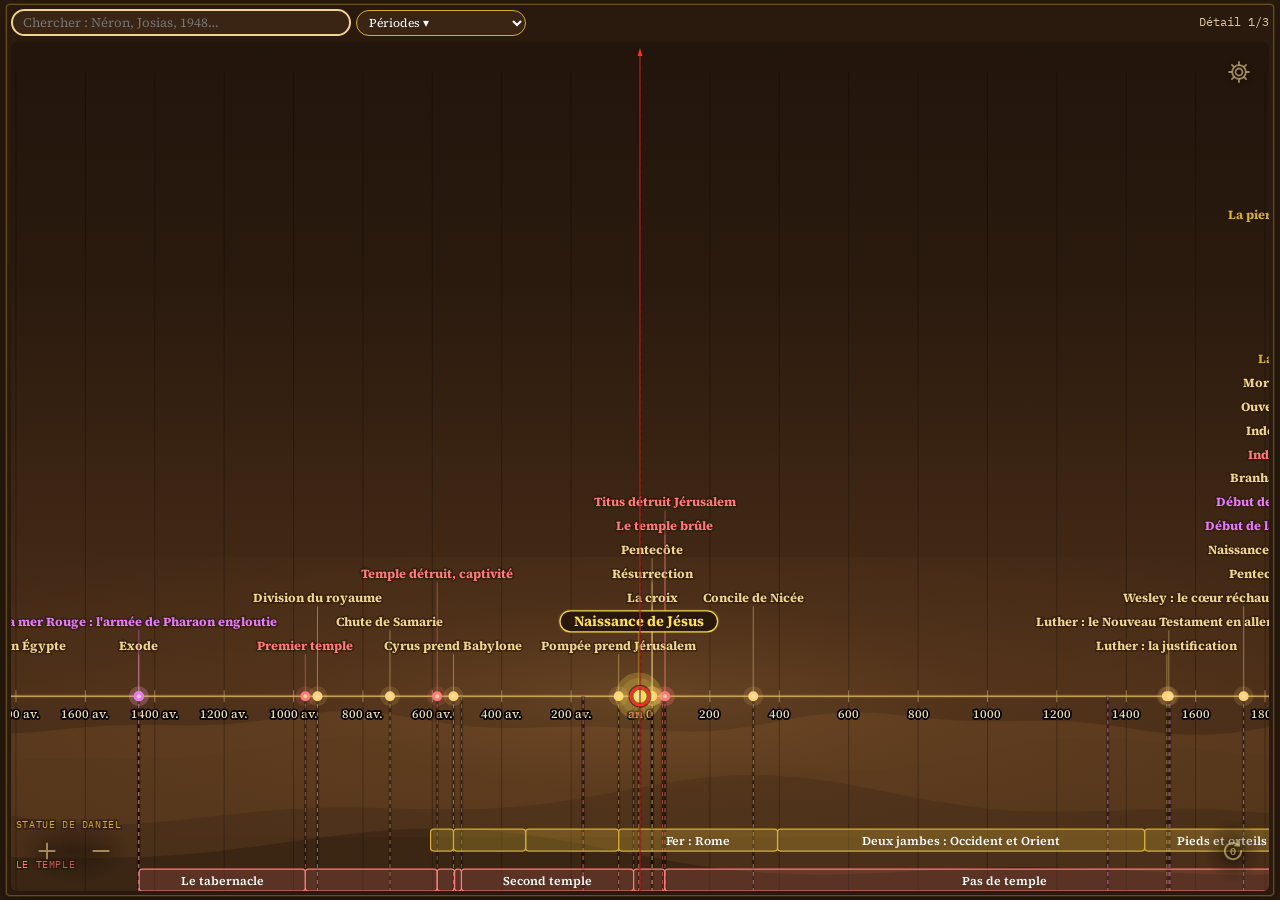
<file: index (9).html>
<!doctype html><html lang="fr"><head><meta charset=utf8><meta name=viewport content="width=device-width,initial-scale=1,viewport-fit=cover"><style>:root{color-scheme:light;box-sizing:border-box;padding-top:env(safe-area-inset-top,0px);padding-bottom:env(safe-area-inset-bottom,0px)}html{scroll-padding-top:env(safe-area-inset-top,0px)}body{margin:0;padding:0;font:14px -apple-system,BlinkMacSystemFont,sans-serif;background:#fff;color:#000}img{max-width:100%}[hidden]:not([hidden=until-found i]){display:none!important}</style></head><body>
<title>Trésor des dates</title>
<link rel="manifest" href="manifest.json">
<meta name="theme-color" content="#2A1A0E">
<link rel="icon" href="icon-192%20(1).png">
<link rel="apple-touch-icon" href="icon-192%20(1).png">
<meta name="apple-mobile-web-app-capable" content="yes">
<meta name="mobile-web-app-capable" content="yes">
<meta name="apple-mobile-web-app-title" content="Trésor des dates">
<meta name="claude:viewport-fit-sides" content="cover">
<link rel="preconnect" href="https://fonts.googleapis.com">
<link rel="preconnect" href="https://fonts.gstatic.com" crossorigin>
<link rel="stylesheet" href="https://fonts.googleapis.com/css2?family=Caveat:wght@600;700&family=Source+Serif+4:ital,opsz,wght@0,8..60,400;0,8..60,600;1,8..60,400&family=IBM+Plex+Mono:wght@400;500&display=swap">
<style>
/* Mise en page : une seule ligne du temps qu'on zoome (cahier quadrillé, encre bleue, corrections au stylo rouge). Au-dessus : les événements ; dessous : la statue de Daniel, puis les rois et les prophètes. */
:root {
  --bg: #2A1A0E; --paper: #3A2414; --grid: rgba(212,175,55,.035); --ink: #F0D58C; --fg: #FFFFFF; --muted: #DCC6A2; --rule: rgba(212,175,55,.35);
  --red: #FF7A7A; --red-soft: #3A1D22; --gold: #D4AF37; --corr: #FFA657; --plague: #E879F9;
  --c-isr: #7FA2FF; --c-jud: #B39CFF; --c-pro: #E0B14E; --c-ass: #D19A82; --c-bab: #F0C24A; --c-per: #A9B8C6; --c-gre: #E0A867; --c-rom: #B4BBC6; --c-mac: #6FCFB7; --c-prophete: #A6F04A; color-scheme: dark;
  --hand: "Caveat", "Segoe Print", cursive;
  --body: "Source Serif 4", Georgia, "Times New Roman", serif;
  --mono: "IBM Plex Mono", ui-monospace, "Courier New", monospace;
}
/* Couleurs de l'affiche : bleu nuit et or, dans tous les modes */
@media (prefers-color-scheme: dark) { :root:not([data-theme="light"]) { color-scheme: dark } }
html, body { background: var(--bg); color: var(--fg); }
html { background: linear-gradient(180deg, #2A1A0E 0%, #3A2414 55%, #24160C 100%) fixed; min-height: 100%; }
section { background: rgba(58,36,20,.92); }
body.turned #stage { background: #2A1A0E !important; }
#stage > section:first-child { background: #2A1A0E !important; }
#svgbox { border-radius: 6px; overflow: hidden; }
body { background-color: transparent !important; }
h1 { background: linear-gradient(180deg,#FFF1C4,#D4AF37 70%,#A9821E); -webkit-background-clip: text; background-clip: text; color: transparent !important; text-shadow: none; }
section { box-shadow: 0 0 0 1px rgba(212,175,55,.12), 0 8px 28px rgba(0,0,0,.35); }
#turn { background: var(--gold) !important; color: #2A1A0E !important; border-color: var(--gold) !important; font-weight: 600; }
button:hover { box-shadow: 0 0 10px rgba(212,175,55,.35); }
body {
  font-family: var(--body); font-size: 16px; line-height: 1.55;
  padding-left: max(16px, env(safe-area-inset-left, 0px)); padding-right: max(16px, env(safe-area-inset-right, 0px)); padding-block: 0 48px;
  background-image: linear-gradient(var(--grid) 1px, transparent 1px), linear-gradient(90deg, var(--grid) 1px, transparent 1px);
  background-size: 22px 22px;
}
.wrap { max-width: 1100px; margin: 0 auto; display: grid; gap: 18px; }
header { padding-top: 24px; }
.eyebrow { font-family: var(--mono); font-size: 12px; letter-spacing: .1em; text-transform: uppercase; color: var(--muted); }
h1 { font-family: var(--hand); font-weight: 700; color: var(--ink); font-size: clamp(42px, 10vw, 68px); line-height: 1; margin: 4px 0 8px; }
.lede { max-width: 66ch; margin: 0; color: var(--muted); }
section { background: var(--paper); border: 1px solid var(--rule); border-radius: 8px; padding: 14px; min-width: 0; }
.tools { display: flex; flex-wrap: wrap; gap: 8px; align-items: center; margin-bottom: 10px; }
button { font: 14px var(--body); color: var(--fg); background: var(--paper); border: 1px solid var(--rule); border-radius: 999px; padding: 5px 12px; cursor: pointer; }
button:hover { border-color: var(--ink); }
button:focus-visible { outline: 2px solid var(--ink); outline-offset: 2px; }
#go { font: 14px var(--body); color: var(--fg); background: var(--paper); border: 1px solid var(--gold); border-radius: 999px; padding: 6px 12px; max-width: 170px; }
body.turned #go { font-size: 12px; padding: 3px 8px; }
.tools { flex-wrap: nowrap; overflow: visible; position: relative; z-index: 20; }
#go { min-width: 0; flex: 0 1 auto; }
.search { min-width: 140px !important; }
button.z { width: 56px; height: 56px; flex: 0 0 56px; padding: 0; font: 700 32px var(--mono); line-height: 1; border: 2px solid var(--gold); color: var(--gold); touch-action: manipulation; }
button.z:active { background: var(--gold); color: #2A1A0E; }
#svgbox { position: relative; }
#line [data-id] { cursor: pointer; }
.zfloat { position: absolute; left: 8px; bottom: 8px; display: flex; flex-direction: row; gap: 6px; z-index: 4; padding: 8px 4px; background: radial-gradient(closest-side, rgba(30,18,9,.55), rgba(30,18,9,0)); }
.zfloat.zright { left: auto; right: 8px; }
.av-open { position: absolute; top: 8px; right: 8px; z-index: 4; width: 44px; height: 44px; padding: 0; display: grid; place-items: center; background: transparent; border: 0; color: rgba(240,213,140,.8); opacity: .75; -webkit-tap-highlight-color: transparent; transition: opacity .25s ease; }
.av-open:hover { box-shadow: none; } .av-open:active { opacity: 1; }
.av-open svg { width: 26px; height: 26px; fill: none; stroke: currentColor; stroke-width: 1.7; stroke-linejoin: round; stroke-linecap: round; filter: drop-shadow(0 1px 3px rgba(0,0,0,.7)); }
#avis { position: absolute; inset: 0; z-index: 60; display: grid; place-items: center; background: rgba(20,12,6,.6); -webkit-backdrop-filter: blur(3px); backdrop-filter: blur(3px); padding: 10px; }
#avis[hidden] { display: none !important; }
.av-card { position: relative; width: min(460px, 100%); max-height: 100%; overflow: auto; box-sizing: border-box; background: var(--paper); border: 1px solid var(--gold); border-radius: 12px; padding: 14px 16px; box-shadow: 0 10px 40px rgba(0,0,0,.5); display: grid; gap: 9px; }
.av-card h2 { font-family: var(--hand); font-size: 30px; color: var(--ink); margin: 0; line-height: 1; }
.av-sub { margin: 0; font-size: 14px; color: var(--muted); }
.av-x { position: absolute; top: 8px; right: 8px; width: 34px; height: 34px; padding: 0; }
.av-kinds { display: flex; flex-wrap: wrap; gap: 6px; }
.av-kinds button { font-size: 13px; padding: 5px 11px; }
.av-kinds button[aria-checked="true"] { background: var(--gold); color: #2A1A0E; border-color: var(--gold); font-weight: 600; }
#av-msg, #av-name { width: 100%; box-sizing: border-box; font: 15px var(--body); color: var(--fg); background: rgba(0,0,0,.25); border: 1px solid var(--rule); border-radius: 8px; padding: 8px 10px; resize: vertical; }
#av-msg:focus, #av-name:focus { outline: none; border-color: var(--gold); }
.av-row { display: flex; flex-wrap: wrap; align-items: center; gap: 8px 12px; }
.av-send { display: inline-block; text-decoration: none; background: var(--gold); color: #2A1A0E; font-weight: 600; border-radius: 999px; padding: 8px 16px; }
.av-send[aria-disabled="true"] { opacity: .45; pointer-events: none; }
.av-mail { font-family: var(--mono); font-size: 12px; color: var(--muted); user-select: all; -webkit-user-select: all; }
.zfloat svg { width: 26px; height: 26px; fill: none; stroke: currentColor; stroke-width: 1.8; stroke-linecap: round; filter: drop-shadow(0 1px 3px rgba(0,0,0,.7)); transition: transform .18s ease; }
.zfloat button.z { opacity: .72; transition: opacity .25s ease, color .25s ease; -webkit-tap-highlight-color: transparent; user-select: none; -webkit-user-select: none; }
.zfloat button.z:active, .zfloat button.z.held { opacity: 1; }
.zfloat button.z:active svg, .zfloat button.z.held svg { transform: scale(1.18); }
.zfloat button.z, body.turned .zfloat button.z { width: 48px; height: 48px; flex: 0 0 48px; display: grid; place-items: center; font-size: 40px; font-weight: 600; background: transparent; border: 0; box-shadow: none; color: rgba(240,213,140,.8); text-shadow: 0 1px 6px rgba(0,0,0,.6); }
.zfloat button.z:hover { box-shadow: none; }
.zfloat button.z:active { background: transparent; color: #FFF1C4; text-shadow: 0 0 12px rgba(212,175,55,.9); }
.lvl { font-family: var(--mono); font-size: 12px; color: var(--muted); margin-left: auto; }
#bgline { position: absolute; left: 0; top: 0; width: 100%; height: 6400px; pointer-events: none; will-change: transform; }
#line { position: relative; width: 100%; height: 640px; display: block; touch-action: pan-y; cursor: grab; user-select: none; -webkit-user-select: none; }
#line:active { cursor: grabbing; }
#line text { font-family: var(--body); }
.hint { font-family: var(--mono); font-size: 12px; color: var(--muted); margin-top: 6px; }
#detail { border-left: 4px solid var(--ink); }
#detail h2 { font-family: var(--hand); font-size: 30px; color: var(--ink); margin: 0; line-height: 1.1; }
#detail .when { font-family: var(--mono); font-size: 14px; color: var(--muted); }
#detail p { margin: 6px 0 0; max-width: 70ch; }
#detail .was { font-family: var(--hand); font-size: 22px; color: var(--corr); }
.cols { display: grid; grid-template-columns: repeat(auto-fit, minmax(280px, 1fr)); gap: 18px; }
h3 { font-family: var(--hand); font-size: 28px; margin: 0 0 6px; line-height: 1.1; }
.statue h3 { color: var(--gold); }
.statue ul, .ask ol { margin: 0; padding-left: 20px; display: grid; gap: 5px; }
.statue b { font-weight: 600; }
.ask h3 { color: var(--red); }
.proph { border: 2px dashed var(--gold); }
.note { font-size: 14px; color: var(--muted); }
#stage { display: grid; gap: 18px; min-width: 0; }
#turn { background: var(--ink); color: var(--paper); border-color: var(--ink); }
#d-close { display: none; float: right; }
.search { position: relative; flex: 1 1 220px; min-width: 180px; max-width: 340px; }
#q { width: 100%; box-sizing: border-box; font: 15px var(--body); color: var(--fg); background: var(--paper); border: 2px solid var(--ink); border-radius: 999px; padding: 6px 14px; }
#q:focus { outline: none; box-shadow: 0 0 0 3px color-mix(in srgb, var(--ink) 25%, transparent); }
#res { position: absolute; left: 0; right: 0; top: calc(100% + 4px); z-index: 40; background: var(--paper); border: 1px solid var(--rule); border-radius: 8px; box-shadow: 0 8px 24px rgba(0,0,0,.18); max-height: 320px; overflow: auto; }
#res button { all: unset; display: block; width: 100%; box-sizing: border-box; padding: 8px 12px; cursor: pointer; border-bottom: 1px solid var(--rule); }
#res button:hover, #res button:focus-visible { background: var(--grid); }
#res b { font-weight: 600; }
#res small { display: block; font-family: var(--mono); font-size: 12px; color: var(--muted); }
#res .none { padding: 10px 12px; color: var(--muted); font-size: 14px; }
body.turned #q { font-size: 13px; padding: 3px 10px; }
/* Vue en largeur : la ligne est tournée d'un quart de tour pour occuper la longueur du téléphone */
body.turned { overflow: hidden; }
body.turned #stage { position: fixed; top: 0; left: 0; transform-origin: 0 0; background: var(--bg); z-index: 30; display: flex; flex-direction: column; padding: 8px 12px; box-sizing: border-box; }
body.turned #stage > section:first-child { flex: 1; display: flex; flex-direction: column; min-height: 0; padding: 8px; }
body.turned .tools { gap: 5px; margin-bottom: 6px; }
body.turned .tools button { font-size: 12px; padding: 3px 9px; }
body.turned .tools button.z { width: 46px; height: 46px; flex: 0 0 46px; font-size: 28px; padding: 0; }
body.turned #svgbox { flex: 1; min-height: 0; overflow: hidden; position: relative; }
body.turned #line { height: 100% !important; touch-action: none; }
body.turned #line { position: absolute; top: 0; left: -25%; width: 150%; will-change: transform; }
#needle { position: absolute; inset: 0; width: 100%; height: 100%; pointer-events: none; z-index: 3; }
body.turned .hint { display: none; }
body.turned #detail { position: absolute; right: 14px; bottom: 14px; width: min(46%, 380px); max-height: 48%; overflow: auto; z-index: 5; padding: 10px 12px; box-shadow: 0 6px 22px rgba(0,0,0,.28); }
body.turned #detail:not(.has) { display: none; }
body.turned #d-close { display: block; }
.fs-btn { position: absolute; top: 8px; right: 56px; z-index: 4; width: 44px; height: 44px; padding: 0; display: grid; place-items: center; background: transparent; border: 0; color: rgba(240,213,140,.8); opacity: .75; -webkit-tap-highlight-color: transparent; }
.fs-btn:hover { box-shadow: none; } .fs-btn:active { opacity: 1; }
.fs-btn svg { width: 24px; height: 24px; fill: none; stroke: currentColor; stroke-width: 1.8; stroke-linecap: round; stroke-linejoin: round; filter: drop-shadow(0 1px 3px rgba(0,0,0,.7)); }
.fs-btn .fs-out { display: none; } body.fs .fs-btn .fs-in { display: none; } body.fs .fs-btn .fs-out { display: inline; }
/* Plein écran : la ligne occupe tout l'écran, presque sans cadre */
body.turned #stage { padding: 4px 6px; }
body.turned #stage > section:first-child { padding: 4px; border-radius: 4px; }
body.fs #stage { padding: 0; }
body.fs #stage > section:first-child { padding: 2px 4px; border: 0; border-radius: 0; box-shadow: none; }
#accueil { position: absolute; inset: 0; z-index: 70; display: grid; place-items: center; padding: 12px; background: radial-gradient(ellipse at 50% 40%, rgba(58,36,20,.96), rgba(30,18,9,.98)); }
#accueil[hidden] { display: none !important; }
.ac-card { width: min(640px, 100%); max-height: 100%; overflow: auto; box-sizing: border-box; text-align: center; display: grid; gap: 8px; padding: 10px 14px; }
.ac-card h2 { font-family: var(--hand); font-weight: 700; font-size: clamp(40px, 9vmin, 64px); line-height: 1; margin: 0; background: linear-gradient(180deg,#FFF1C4,#D4AF37 70%,#A9821E); -webkit-background-clip: text; background-clip: text; color: transparent; }
.ac-by { font-family: var(--mono); font-size: 12px; letter-spacing: .1em; text-transform: uppercase; color: var(--muted); }
.ac-card p { margin: 0; font-size: 15px; line-height: 1.5; color: var(--fg); text-align: left; }
.ac-card .ac-hint { font-size: 13px; color: var(--muted); }
.ac-go { justify-self: center; margin-top: 4px; background: var(--gold) !important; color: #2A1A0E !important; border-color: var(--gold) !important; font-weight: 600; font-size: 16px; padding: 9px 22px; }
.ac-copy { font-family: var(--mono); font-size: 11px; color: var(--muted); }
.ac-open { position: absolute; top: 8px; right: 104px; z-index: 4; width: 44px; height: 44px; padding: 0; display: grid; place-items: center; background: transparent; border: 0; color: rgba(240,213,140,.8); opacity: .75; font: italic 600 22px var(--body); text-shadow: 0 1px 4px rgba(0,0,0,.7); -webkit-tap-highlight-color: transparent; }
.ac-open:hover { box-shadow: none; } .ac-open:active { opacity: 1; }
#params { position: absolute; inset: 0; z-index: 65; display: grid; place-items: center; background: rgba(20,12,6,.6); -webkit-backdrop-filter: blur(3px); backdrop-filter: blur(3px); padding: 10px; }
#params[hidden] { display: none !important; }
.pm-list { display: grid; gap: 8px; }
.pm-list button { display: flex; align-items: center; gap: 12px; width: 100%; text-align: left; border-radius: 10px; padding: 10px 12px; font-size: 16px; background: rgba(0,0,0,.2); }
.pm-list svg { width: 24px; height: 24px; flex: 0 0 24px; fill: none; stroke: var(--gold); stroke-width: 1.8; stroke-linecap: round; stroke-linejoin: round; }
.pm-list small { display: block; font-size: 12px; color: var(--muted); }
.fs-out { display: none; } body.fs .fs-in { display: none; } body.fs .fs-out { display: inline; }
#accueil .ac-x { position: absolute; top: 8px; right: 8px; width: 36px; height: 36px; padding: 0; }
</style>

<div class="wrap">
  <header>
    <div class="eyebrow">Michel Tshiepela</div>
    <h1>Trésor des dates</h1>
    <p class="lede">Une seule ligne, de la Création à aujourd'hui. Zoomez pour faire apparaître les détails : d'abord les grands tournants, puis les rois, les prophètes, Alexandre à Jérusalem, la reconstruction du temple… Touchez un nom pour lire sa fiche. Le temple, sa construction et sa destruction, est en rouge. Les grands fléaux de l'humanité sont en violet. Le grand point rouge marque l'indépendance d'Israël en 1948. Zoomez fort pour voir la référence biblique ou historique de chaque événement ; au bout de la ligne, la zone dorée montre ce qui est annoncé.</p>
  </header>

  <div id="stage">
  <section>
    <div class="tools">
      <div class="search"><input id="q" type="search" placeholder="Chercher : Néron, Josias, 1948…" aria-label="Chercher un nom ou une date" autocomplete="off"><div id="res" hidden></div></div>
      <select id="go" aria-label="Aller à une période"><option value="">Périodes ▾</option><option value="-4250,-2050">Création → Abraham</option><option value="-2200,-1350">Patriarches, Exode</option><option value="-1460,-1040">De l'Exode à Saül</option><option value="-1080,-570">Les rois</option><option value="-640,-20">Babylone → Rome</option><option value="-370,-130">Alexandre et ses généraux</option><option value="-1500,100">La Bible écrite</option><option value="40,100">Le Nouveau Testament écrit</option><option value="-2150,2030">Les maîtres de Jérusalem</option><option value="-3300,2030">Civilisations du monde</option><option value="980,1900">Grandes découvertes</option><option value="1740,2030">Grandes inventions</option><option value="-200,1560">Papier et imprimerie</option><option value="1085,1300">Les croisades</option><option value="-70,140">Les Césars</option><option value="0,620">Empereurs et papes</option><option value="-40,140">Jésus, apôtres</option><option value="27,35">La vie de Jésus</option><option value="32,69">Les voyages de Paul</option><option value="300,620">De Nicée à 606</option><option value="100,2030">L'Église</option><option value="1300,1970">Réforme et réveils</option><option value="-480,60">70 semaines de Daniel</option><option value="1890,2115">L'avenir annoncé</option></select>
      <span class="lvl" id="lvl"></span>
    </div>
    <div id="svgbox"><svg id="bgline" aria-hidden="true"></svg><svg id="line" role="img" aria-label="Ligne du temps qu'on peut zoomer, de la Création à aujourd'hui"></svg><svg id="needle" aria-hidden="true"></svg><button class="av-open" id="set-open" aria-label="Paramètres"><svg viewBox="0 0 24 24" aria-hidden="true"><circle cx="12" cy="12" r="3.2"/><path d="M12 2.8v2.4M12 18.8v2.4M2.8 12h2.4M18.8 12h2.4M5.5 5.5l1.7 1.7M16.8 16.8l1.7 1.7M5.5 18.5l1.7-1.7M16.8 7.2l1.7-1.7"/><circle cx="12" cy="12" r="6.3"/></svg></button><div class="zfloat zright"><button class="z" id="zero" aria-label="Revenir à l'an 0"><svg viewBox="0 0 24 24" aria-hidden="true"><path d="M19.5 12a7.5 7.5 0 1 1-2.2-5.3"/><path d="M17.6 3.2v3.7h-3.7"/><text x="12" y="15.4" text-anchor="middle" font-size="9" font-weight="700" fill="currentColor" stroke="none" font-family="var(--mono)">0</text></svg></button></div><div class="zfloat"><button class="z" id="zin" aria-label="Zoomer"><svg viewBox="0 0 24 24" aria-hidden="true"><path d="M12 5v14M5 12h14"/></svg></button><button class="z" id="zout" aria-label="Dézoomer"><svg viewBox="0 0 24 24" aria-hidden="true"><path d="M5 12h14"/></svg></button></div></div>
    <div class="hint">Le cercle rouge reste au milieu : faites glisser la ligne dessous ; + et − zooment sur lui · Faites glisser pour avancer · pincez, ou utilisez + et −, pour zoomer · en vue en largeur, glissez aussi de côté pour voir les autres bandes</div>
  </section>

  <section id="detail" aria-live="polite">
    <button id="d-close" aria-label="Fermer la fiche">×</button>
    <h2 id="d-t">Touchez un nom sur la ligne</h2>
    <div class="when" id="d-w">La fiche s'affiche ici.</div>
    <p id="d-n"></p>
    <p class="was" id="d-x" hidden></p>
  </section>
  <div id="params" hidden role="dialog" aria-modal="true" aria-labelledby="pm-t">
    <div class="av-card">
      <button class="av-x" id="pm-close" aria-label="Fermer">×</button>
      <h2 id="pm-t">Paramètres</h2>
      <div class="pm-list">
        <button id="ac-open"><svg viewBox="0 0 24 24" aria-hidden="true"><circle cx="12" cy="12" r="9"/><path d="M12 11v6M12 7.5v.5"/></svg><span>Présentation<small>Le titre, l'auteur et l'explication des couleurs</small></span></button>
        <button id="fs"><svg viewBox="0 0 24 24" aria-hidden="true"><path class="fs-in" d="M4 9V4h5M15 4h5v5M20 15v5h-5M9 20H4v-5"/><path class="fs-out" d="M9 4v5H4M20 9h-5V4M15 20v-5h5M4 15h5v5"/></svg><span id="fs-l">Plein écran<small>Cacher les barres du téléphone</small></span></button>
        <button id="av-open"><svg viewBox="0 0 24 24" aria-hidden="true"><path d="M4.5 5.5h15v10h-8l-4.5 3.5v-3.5h-2.5z"/><path d="M8.5 9.5h7M8.5 12.2h4.5"/></svg><span>Donner votre avis<small>Une erreur, une date à ajouter, une idée</small></span></button>
      </div>
      <div class="ac-copy" style="text-align:center">© 2026 Michel Tshiepela — Tous droits réservés</div>
    </div>
  </div>
  <div id="accueil" hidden role="dialog" aria-modal="true" aria-labelledby="ac-t">
    <button class="ac-x" id="ac-x" aria-label="Fermer">×</button>
    <div class="ac-card">
      <div class="ac-by">Michel Tshiepela</div>
      <h2 id="ac-t">Trésor des dates</h2>
      <p>Une seule ligne, de la Création à aujourd'hui. Zoomez pour faire apparaître les détails : d'abord les grands tournants, puis les rois, les prophètes, Alexandre à Jérusalem, la reconstruction du temple… Touchez un nom pour lire sa fiche. Le temple, sa construction et sa destruction, est en rouge. Les grands fléaux de l'humanité sont en violet. Le grand point rouge marque l'indépendance d'Israël en 1948. Zoomez fort pour voir la référence biblique ou historique de chaque événement ; au bout de la ligne, la zone dorée montre ce qui est annoncé.</p>
      <p class="ac-hint">Faites glisser la ligne sous le cercle rouge · + et − pour zoomer · ⚙ Paramètres pour le plein écran, votre avis et cette présentation.</p>
      <button class="ac-go" id="ac-go">Ouvrir la ligne du temps</button>
      <div class="ac-copy">© 2026 Michel Tshiepela — Tous droits réservés</div>
    </div>
  </div>
  <div id="avis" hidden role="dialog" aria-modal="true" aria-labelledby="av-t">
    <div class="av-card">
      <button class="av-x" id="av-close" aria-label="Fermer">×</button>
      <h2 id="av-t">Votre avis</h2>
      <p class="av-sub">Une erreur, une date à ajouter, une idée ? Écrivez à l'auteur, Michel Tshiepela.</p>
      <div class="av-kinds" role="radiogroup" aria-label="Type de message">
        <button type="button" role="radio" aria-checked="true" data-k="Avis">Un avis</button>
        <button type="button" role="radio" aria-checked="false" data-k="Correction de date">Une correction</button>
        <button type="button" role="radio" aria-checked="false" data-k="Demande d'ajout">Une demande d'ajout</button>
      </div>
      <textarea id="av-msg" rows="4" placeholder="Votre message…"></textarea>
      <input id="av-name" type="text" placeholder="Votre nom (facultatif)" autocomplete="name">
      <div class="av-row">
        <a id="av-send" class="av-send" target="_blank" rel="noopener">Envoyer par e-mail</a>
        <span class="av-mail">micheltshiepela331@gmail.com</span>
      </div>
    </div>
  </div>
  </div>

  <p class="note">Dates : avant Moïse, comptées avec les âges de la Genèse à partir de l'Exode en 1446 av. J.-C. (1 Rois 6:1 ; Exode 12:40) ; rois d'Israël et de Juda selon la chronologie de Thiele (à quelques années près) ; empires et Église selon les dates des historiens. Il n'y a pas d'an 0 au calendrier : on le garde comme repère.</p>
</div>

<script>
/* ---------- Données ---------- */
// [année, nom, niveau (1 = toujours, 2 = zoom moyen, 3 = zoom fort), référence, fiche, (vide)]
const EV = [
 [-4174, "Création", 1, "Genèse 1-2", "Dates comptées avec les âges de Genèse 5 et 11, à partir de l'Exode en 1446 av. J.-C. (1 Rois 6:1) et des 430 ans en Égypte (Exode 12:40).", ""],
 [-4170, "La chute, sortie d'Éden", 2, "Genèse 3", "Le péché entre dans le monde ; les chérubins gardent le chemin de l'arbre de vie. Date inconnue, peu après la Création."],
 [-4100, "Naissance de Caïn et Abel", 3, "Genèse 4:1-2", "Date inconnue."],
 [-4046, "Mort d'Abel, fuite de Caïn", 2, "Genèse 4:8-16", "Caïn tue Abel et part au pays de Nod. Il bâtit une ville, Hénoc. Sa lignée : Hénoc, Irad, Mehujaël, Metuschaël, Lémec, puis Jabal, Jubal et Tubal-Caïn (Genèse 4:17-22). Peu avant la naissance de Seth."],
 [-4044, "Naissance de Seth", 2, "Genèse 4:25 ; 5:3", "Adam a 130 ans. Seth remplace Abel : c'est la lignée de la promesse."],
 [-3939, "Énosch : on invoque l'Éternel", 3, "Genèse 4:26", "Seth a 105 ans."],
 [-3244, "Mort d'Adam", 3, "Genèse 5:5", "À 930 ans. Lémec, le père de Noé, a déjà 56 ans."],
 [-3187, "Hénoc enlevé", 2, "Genèse 5:24 ; Hébreux 11:5", "Hénoc marche avec Dieu, puis Dieu le prend, à 365 ans."],
 [-3118, "Naissance de Noé", 2, "Genèse 5:29", "Lémec a 182 ans."],
 [-2638, "Dieu donne 120 ans", 3, "Genèse 6:3", "Corruption de la terre ; Noé construit l'arche et prêche la justice (2 Pierre 2:5)."],
 [-2616, "Naissance de Sem", 3, "Genèse 5:32 ; 11:10", "Noé a 502 ans."],
 [-2518, "Déluge : Noé entre dans l'arche", 1, "Genèse 7:11", "Noé a 600 ans, le 17e jour du 2e mois. Mathusalem meurt cette année-là.", ""],
 [-2517, "Sortie de l'arche", 2, "Genèse 8:14 - 9:17", "Noé a 601 ans. Il n'y a que 8 personnes sur la terre : Noé, sa femme, Sem, Cham, Japhet et leurs femmes (1 Pierre 3:20). L'arc-en-ciel, signe de l'alliance."],
 [-2516, "Naissance d'Arpacschad", 3, "Genèse 11:10", "Deux ans après le déluge."],
 [-2500, "Les fils de Japhet", 2, "Genèse 10:2-5", "Gomer, Magog, Madaï (les Mèdes), Javan (les Grecs), Tubal, Méschec, Tiras : les peuples des îles et du nord, vers l'Europe et l'Asie. Date inconnue."],
 [-2490, "Les fils de Cham", 2, "Genèse 10:6-20", "Cusch (l'Éthiopie, père de Nimrod), Mitsraïm (l'Égypte), Puth (la Libye), Canaan. Nimrod fonde Babel et Ninive. Date inconnue."],
 [-2480, "Les fils de Sem", 2, "Genèse 10:21-31", "Élam, Assur (l'Assyrie), Arpacschad, Lud, Aram (la Syrie). De Sem vient Héber, d'où le nom « Hébreux ». Date inconnue."],
 [-2450, "Nimrod, le vaillant chasseur", 2, "Genèse 10:8-12 ; Michée 5:6", "Petit-fils de Cham. Son royaume : Babel, Érec, Akkad, puis Ninive et Calach. Toutes ces villes ont été retrouvées ; Calach s'appelle aujourd'hui Nimroud. Mais aucune inscription ne porte son nom. Rois proposés : Sargon d'Akkad, Enmerkar d'Uruk (un récit sumérien parle d'une langue unique confondue), Gilgamesh, ou Ninus des Grecs. Rien n'est prouvé. Date inconnue."],
 [-2417, "Tour de Babel", 2, "Genèse 10:25 ; 11:1-9", "Au temps de Péleg, « la terre fut partagée ». Les langues sont confondues et les peuples dispersés. Les ziggourats de Mésopotamie, comme celle de Babylone, ressemblent à cette tour.", ""],
 [-2296, "Naissance de Térach", 3, "Genèse 11:24-32 ; Actes 7:4", "Fils de Nachor, père d'Abram, de Nachor et d'Haran. À Ur, il sert d'autres dieux (Josué 24:2). Il part avec Abram vers Canaan, s'arrête à Harân et y meurt à 205 ans (Genèse 11:32). Abram quitte Harân à 75 ans, après la mort de son père (Genèse 12:4 ; Actes 7:4) : Térach a donc 130 ans à sa naissance. Les « 70 ans » de Genèse 11:26 sont l'âge où il commence à avoir ses fils ; Abram est nommé le premier parce qu'il est l'héritier de la promesse."],
 [-2168, "Mort de Noé", 3, "Genèse 9:29", "À 950 ans, 350 ans après le déluge."],
 [-2166, "Naissance d'Abram à Ur", 2, "Genèse 11:26-28", "À Ur des Chaldéens. Térach a 130 ans (Actes 7:4)."],
 [-2112, "Ur, grande capitale", 2, "Fouilles de Leonard Woolley, 1922-1934", "Ur est au sud de l'Irak actuel, près de Nassiriya, sur l'Euphrate. Sous la 3e dynastie (2112-2004), le roi Ur-Nammu y bâtit une grande ziggourat pour le dieu de la lune. Abraham grandit dans cette ville riche et idolâtre (Josué 24:2)."],
 [-2100, "Départ d'Ur pour Harân", 2, "Genèse 11:31 ; Actes 7:2-4", "Dieu apparaît à Abram en Mésopotamie. Térach part avec Abram, Saraï et Lot ; ils s'arrêtent à Harân (sud de la Turquie actuelle). Date approximative."],
 [-2091, "Appel d'Abraham", 1, "Genèse 12:1-4", "Après la mort de Térach à Harân, Abram part pour Canaan à 75 ans. Il est justifié par la foi (Genèse 15:6)."],
 [-2090.8, "Abram à Sichem et Béthel", 3, "Genèse 12:6-8", "Dieu promet le pays à sa descendance ; Abram bâtit des autels."],
 [-2090.3, "Abram descend en Égypte", 3, "Genèse 12:10-20", "Pendant une famine. Date approximative."],
 [-2088, "Abram et Lot se séparent", 3, "Genèse 13", "Lot choisit la plaine de Sodome ; Abram s'installe à Hébron, près des chênes de Mamré. Date approximative."],
 [-2085, "Melchisédek bénit Abram", 3, "Genèse 14:18-20 ; Hébreux 7", "Date approximative."],
 [-2080, "Naissance d'Ismaël", 3, "Genèse 16:16", "Abram a 86 ans. Ismaël est le père des Arabes du désert (Genèse 25:12-18)."],
 [-2067.2, "Alliance de la circoncision", 3, "Genèse 17", "Abram devient Abraham à 99 ans."],
 [-2066.9, "Sodome et Gomorrhe détruites", 2, "Genèse 19 ; Luc 17:28-29", "Le feu et le soufre tombent du ciel ; Lot est sauvé."],
 [-2066, "Naissance d'Isaac", 2, "Genèse 21:5", "Abraham a 100 ans, Sara 90."],
 [-2050, "Sacrifice d'Isaac", 2, "Genèse 22 ; Hébreux 11:17", "Sur le mont Morija, là où sera bâti le temple (2 Chroniques 3:1). Date approximative."],
 [-2029, "Mort de Sara", 3, "Genèse 23", "À 127 ans, à Hébron."],
 [-2026, "Isaac épouse Rébecca", 3, "Genèse 24 ; 25:20", "Isaac a 40 ans."],
 [-2006, "Naissance d'Ésaü et Jacob", 2, "Genèse 25:26", "Isaac a 60 ans. Ésaü est le père des Édomites."],
 [-1991, "Mort d'Abraham", 3, "Genèse 25:7-9", "À 175 ans. Il a aussi eu six fils de Ketura (Genèse 25:1-4)."],
 [-1930, "Jacob part chez Laban", 3, "Genèse 28", "Le songe de l'échelle à Béthel. Date approximative."],
 [-1920, "Les douze fils de Jacob", 2, "Genèse 29-30 ; 35:16-26", "Ruben, Siméon, Lévi, Juda, Dan, Nephthali, Gad, Aser, Issacar, Zabulon, Joseph, Benjamin : les douze tribus. Dates approximatives."],
 [-1916, "Naissance de Joseph", 3, "Genèse 30:22-24", "Jacob a 91 ans."],
 [-1899, "Joseph vendu par ses frères", 2, "Genèse 37", "Joseph a 17 ans."],
 [-1886, "Joseph gouverneur d'Égypte", 2, "Genèse 41:46", "Joseph a 30 ans. Isaac meurt la même année, à 180 ans. Type : Joseph épouse Asnath, une femme des nations (Genèse 41:45), image de l'Épouse. Pendant la famine, il nourrit toutes les nations : chaque âge de l'Église reçoit sa nourriture. À la fin, il ouvre tous les greniers (Genèse 41:56) : le Message qui prépare l'Épouse pour l'enlèvement. Puis il se fait connaître à ses frères (Genèse 45) : le retour vers Israël."],
 [-1876, "Jacob descend en Égypte", 1, "Genèse 46 ; Exode 12:40", "Jacob a 130 ans ; 70 personnes. Début des 430 ans en Égypte."],
 [-1859, "Mort de Jacob", 3, "Genèse 49 ; 47:28", "À 147 ans, après avoir béni ses fils."],
 [-1806, "Mort de Joseph", 3, "Genèse 50:26", "À 110 ans."],
 [-1526, "Naissance de Moïse", 2, "Exode 2", "Moïse a 80 ans à l'Exode (Exode 7:7)."],
 [-1447, "Les dix plaies d'Égypte", 2, "Exode 7-12", "Date approximative : juste avant la sortie."],
 [-1445.8, "Le Sinaï : la Loi, le tabernacle", 2, "Exode 19-40", "Trois mois après la sortie d'Égypte (Exode 19:1)."],
 [-1444, "Les espions : Israël refuse d'entrer", 3, "Nombres 13-14", "Dieu annonce 40 ans de marche au désert."],
 [-1407, "Mort de Moïse sur le mont Nebo", 2, "Deutéronome 34", "À 120 ans. Josué lui succède."],
 [-1405, "Chute de Jéricho", 3, "Josué 6 ; Hébreux 11:30-31", "Première ville prise en Canaan, juste après le passage du Jourdain. Israël fait le tour de la ville pendant sept jours ; au septième jour, après le son des trompettes et le cri du peuple, les murs tombent. Rahab, qui avait caché les espions, est épargnée avec sa famille. Josué maudit celui qui rebâtira la ville ; cela s'accomplit sous Achab, avec Hiel de Béthel (1 Rois 16:34). Les fouilles de Garstang (années 1930) et de Wood (1990) ont trouvé des murs effondrés et une ville brûlée vers 1400 ; Kenyon (années 1950) datait cette destruction plus tôt."],
 [-1390, "Mort de Josué", 3, "Josué 24:29", "À 110 ans. Puis vient le temps des juges."],
 [-1105, "Naissance de Samuel", 3, "1 Samuel 1", "Fils d'Anne, la femme qui priait. Date approximative."],
 [-1100, "Ruth et Boaz", 2, "Ruth 1-4", "Ruth la Moabite, arrière-grand-mère de David. Date approximative, au temps des juges."],
 [-1060, "L'arche prise par les Philistins", 3, "1 Samuel 4", "Mort d'Éli. « Ikabod » : la gloire est partie. Date approximative."],
 [-3000, "Sumer, premiers rois", 2, "Liste royale sumérienne", "Les premières villes-royaumes de Mésopotamie. Les historiens les datent avant le déluge biblique : c'est un débat."],
 [-2334, "Sargon d'Akkad", 2, "Genèse 10:10", "Sargon unifie la Mésopotamie, y compris les villes de Sumer : c'est l'empire d'Akkad.", ""],
 [-1792, "Hammourabi", 2, "Code d'Hammourabi", "Roi de Babylone de 1792 à 1750 av. J.-C. Son code de lois est gravé sur une grande pierre noire, au musée du Louvre."],
 [-1445.97, "La mer Rouge : l'armée de Pharaon engloutie", 1, "Exode 14 ; 15:4", "Israël passe à pied sec ; les chars de Pharaon sont engloutis."],
 [-1446, "Exode", 1, "Exode 12-14 ; 1 Rois 6:1", "Sortie d'Égypte, Pharaon détruit dans la mer. Autre date proposée par beaucoup d'archéologues : vers 1270 av. J.-C.", ""],
 [-1406, "Entrée en Canaan", 2, "Josué", "Josué fait entrer Israël dans le pays."],
 [-1050, "Saül, premier roi", 2, "1 Samuel 10", "Début de la royauté en Israël."],
 [-966, "Premier temple", 1, "1 Rois 6-8", "Construction du temple de Salomon ; la gloire de Dieu remplit la maison."],
 [-931, "Division du royaume", 1, "1 Rois 12", "Israël au nord, Juda au sud."],
 [-722, "Chute de Samarie", 1, "2 Rois 17", "L'Assyrie déporte le royaume du Nord."],
 [-701, "Sennachérib devant Jérusalem", 3, "2 Rois 18-19", "Ézéchias prie ; l'ange de l'Éternel frappe le camp assyrien."],
 [-605, "Daniel emmené à Babylone", 2, "Daniel 1", "Première déportation."],
 [-597, "Jojakin et Ézéchiel déportés", 3, "2 Rois 24", "Deuxième déportation."],
 [-586, "Temple détruit, captivité", 1, "2 Rois 25", "Nabuchodonosor II brûle le temple et emmène Juda à Babylone."],
 [-539, "Cyrus prend Babylone", 1, "Daniel 5", "Fin de la tête d'or, début de l'argent."],
 [-538, "Édit de Cyrus : rebâtir le temple", 2, "Esdras 1:1-4 ; Ésaïe 44:28", "Cyrus permet aux Juifs de rentrer et de rebâtir le temple. Environ 50 000 personnes reviennent avec Zorobabel (Esdras 2:64-65)."],
 [-520, "Édit de Darius : finir le temple", 3, "Esdras 6:1-12", "Après un arrêt des travaux, Darius Ier confirme l'édit de Cyrus. Aggée et Zacharie encouragent le peuple."],
 [-516, "Second temple achevé", 2, "Esdras 6", "Commencé vers 536 sous Zorobabel, qui était gouverneur, pas roi.", ""],
 [-479, "Esther reine", 3, "Esther 2", "Sous Xerxès (Assuérus)."],
 [-458, "Esdras à Jérusalem", 3, "Esdras 7:1-26", "La 7e année du roi Artaxerxès, Esdras, prêtre et scribe versé dans la Loi de Moïse, arrive à Jérusalem le 1er jour du 5e mois (Esdras 7:7-9). Il apporte un décret du roi (Esdras 7:12-26) et enseigne la Loi au peuple. La Bible le montre ensuite à côté de Néhémie, lisant la Loi devant tout le peuple (Néhémie 8:1-9). Certains comptent les 70 semaines de Daniel (Daniel 9:25) à partir de ce décret ; d'autres à partir de celui de Néhémie, en 445."],
 [-445.25, "Édit d'Artaxerxès pour Néhémie", 2, "Néhémie 2:1-8 ; Daniel 9:25", "Au mois de Nisan, la 20e année d'Artaxerxès Ier (445/444 av. J.-C.), le roi permet à Néhémie de rebâtir la ville et les murs de Jérusalem. Point de départ des 70 semaines pour un des calculs."],
 [-445.6, "Les murs rebâtis en 52 jours", 3, "Néhémie 2:1-8 ; 6:15 ; Daniel 9:25", "Néhémie, échanson du roi Artaxerxès, reçoit la permission de rebâtir Jérusalem la 20e année du roi (Néhémie 2:1). Malgré Sanballat et Tobija, le peuple travaille l'épée à la main (Néhémie 4:17-18), et la muraille est finie en 52 jours, le 25 du mois d'Eloul. Daniel l'avait annoncé : la ville serait rebâtie « en des temps fâcheux » (Daniel 9:25). Les papyrus d'Éléphantine (Égypte, 407 av. J.-C.) nomment aussi Sanballat, gouverneur de Samarie."],
 [-430, "Malachie, dernier prophète", 3, "Malachie", "Ensuite, environ 400 ans de silence prophétique."],
 [-753, "Fondation de Rome", 2, "Tite-Live, Histoire de Rome", "Selon la tradition romaine. Rome n'est encore qu'une petite ville."],
 [-509, "République romaine", 3, "Tite-Live, livre 2", "Rome chasse son dernier roi."],
 [-490, "Marathon", 3, "Hérodote, Histoires 6", "Les Grecs battent Darius Ier."],
 [-480, "Salamine", 3, "Daniel 11:2 ; Hérodote 8", "Les Grecs battent Xerxès (Assuérus)."],
 [-356, "Naissance d'Alexandre", 2, "Plutarque, Vie d'Alexandre", "Fils de Philippe II de Macédoine."],
 [-399, "Mort de Socrate", 3, "Platon, Apologie et Phédon ; Xénophon, Mémorables", "Condamné par Athènes à boire la ciguë. Il n'a rien écrit : on le connaît par ses disciples Platon et Xénophon. À la même époque, à Jérusalem, Néhémie a rebâti la muraille et Malachie est le dernier prophète. Date sûre."],
 [-387, "Platon fonde l'Académie", 3, "Diogène Laërce, Vies des philosophes 3", "Disciple de Socrate pendant environ huit ans, Platon ouvre son école à Athènes. Date probable."],
 [-367, "Aristote entre à l'Académie", 3, "Diogène Laërce, Vies des philosophes 5", "À 17 ans, il devient l'élève de Platon et reste vingt ans, jusqu'à la mort de Platon en 348/347. Date sûre."],
 [-343, "Aristote, maître d'Alexandre", 2, "Plutarque, Vie d'Alexandre 7-8", "Philippe II fait venir Aristote pour instruire son fils, âgé de 13 ans, à Miéza, vers 343-340. Source écrite environ 400 ans plus tard, mais tous les auteurs anciens sont d'accord. Date probable."],
 [-335, "Aristote fonde le Lycée", 3, "Diogène Laërce, Vies des philosophes 5", "Son école à Athènes, au moment où Alexandre devient roi et part bientôt vers la Perse (Daniel 8:5). Date sûre."],
 [-333, "Issos", 3, "Daniel 8:6 ; Arrien, Anabase 2", "Alexandre bat Darius III."],
 [-331, "Gaugamèles : fin des Perses", 2, "Daniel 8:7", "Alexandre détruit l'empire perse : fin de l'argent, début de l'airain."],
 [-301, "Ipsos : quatre royaumes", 2, "Daniel 8:8", "L'empire d'Alexandre est partagé entre ses généraux."],
 [-198, "La Judée passe aux Séleucides", 3, "Daniel 11:16", "Antiochos III la prend aux Ptolémées."],
 [-190, "Magnésie", 3, "Daniel 11:18", "Rome bat Antiochos III : la puissance romaine arrive en Orient."],
 [-168, "Rome chasse Antiochos d'Égypte", 3, "Daniel 11:30", "Furieux, Antiochos se tourne contre Jérusalem."],
 [-146, "Carthage et Corinthe détruites", 2, "Polybe, Histoires 38", "Rome domine la Méditerranée."],
 [-31, "Actium", 3, "Plutarque, Vie d'Antoine", "Octave (Auguste) devient seul maître."],
 [-332, "Alexandre à Jérusalem", 2, "Josèphe, Antiquités 11 ; Daniel 8", "Alexandre le Grand traverse la région ; selon Flavius Josèphe, il vient à Jérusalem."],
 [-323, "Mort d'Alexandre", 2, "Daniel 8:8", "Son royaume est partagé en quatre."],
 [-250, "La Septante", 3, "Lettre d'Aristée", "L'Ancien Testament traduit en grec à Alexandrie (vers 250)."],
 [-332, "Alexandre entre en Égypte", 2, "Arrien, Anabase 3.1", "Fin 332. Après les sièges de Tyr et de Gaza, Alexandre entre en Égypte sans combat. Les Égyptiens l'accueillent comme un libérateur contre les Perses. Date sûre."],
 [-331, "Fondation d'Alexandrie", 2, "Arrien, Anabase 3.1-2 ; Plutarque, Vie d'Alexandre 26", "Début 331. Alexandre fonde la ville au bord de la mer, à l'ouest du delta du Nil. Elle devient la capitale des Ptolémées et la plus grande ville grecque du monde. Le jour exact est débattu (janvier ou avril). Date probable."],
 [-285, "Fondation de la bibliothèque d'Alexandrie", 3, "Lettre d'Aristée ; Strabon, Géographie 17.1.8", "Vers 290-283, sous Ptolémée Ier et Ptolémée II. Elle fait partie du Musée, près du palais. On y rassemble les livres du monde connu ; selon la tradition, l'Ancien Testament y est traduit en grec (la Septante). Date probable."],
 [-48, "Incendie à Alexandrie sous César", 3, "Plutarque, Vie de César 49 ; Sénèque, De la tranquillité de l'âme 9.5", "Pendant la guerre de Jules César à Alexandrie, le feu des navires gagne la ville et des livres brûlent. Combien, et si la bibliothèque elle-même est touchée : c'est débattu. Date sûre."],
 [272, "Aurélien ravage le quartier du palais", 3, "Ammien Marcellin 22.16.15", "En reprenant Alexandrie, l'empereur Aurélien détruit le quartier du Brouchion, où se trouvait la grande bibliothèque. Après cette date, plus aucun auteur n'en parle comme existant encore. Date probable."],
 [391, "Destruction du Sérapéum", 3, "Rufin, Histoire ecclésiastique 11.22-30 ; Socrate le Scolastique 5.16", "Sous Théodose, l'évêque Théophile et la foule chrétienne détruisent le temple de Sérapis, qui abritait la « bibliothèque fille » d'Alexandrie. Date sûre."],
 [1171, "Saladin disperse la bibliothèque du Caire", 3, "Abu Shama, Livre des deux jardins", "Vers 1171-1175, après la fin des Fatimides, Saladin fait vendre et disperser leur grande bibliothèque au Caire. Ce n'est pas celle d'Alexandrie, qui avait disparu bien avant. Certains historiens pensent que la légende du calife Omar (voir 641) s'est répandue à cette époque. Date probable."],
 [-167, "Antiochus profane le temple", 2, "Daniel 11:31", "L'abomination dans le temple."],
 [-164, "Temple purifié : fête de la Dédicace", 3, "Daniel 8:14 ; Jean 10:22", "Jésus est au temple pendant cette fête (Jean 10:22)."],
 [-63, "Pompée prend Jérusalem", 1, "Josèphe, Antiquités 14", "Rome entre à Jérusalem : début des jambes de fer pour Israël."],
 [-20, "Hérode agrandit le temple", 2, "Jean 2:20 ; Josèphe, Antiquités 15:380-425", "Hérode le Grand, roi édomite placé par Rome et mal aimé des Juifs, agrandit le temple de Zorobabel pour gagner le peuple et montrer sa grandeur. Il construit aussi des temples païens pour l'empereur Auguste (Césarée, Samarie) et place un aigle d'or romain sur la porte du temple. Les travaux durent jusqu'en 63-64 ap. J.-C. : « Il a fallu 46 ans pour bâtir ce temple » (Jean 2:20).", ""],
 [-4.3, "L'aigle d'or arraché du temple", 3, "Josèphe, Antiquités 17:149-167", "Des étudiants de la Loi arrachent l'aigle romain placé par Hérode ; il les fait brûler vifs, peu avant sa mort."],
 [63.5, "Fin des travaux du temple", 3, "Josèphe, Antiquités 20:219", "Environ 18 000 ouvriers se retrouvent sans travail. Six ans plus tard, le temple est détruit."],
 [-5, "Naissance de Jésus", 1, "Luc 2", "Vers 6-4 av. J.-C., sous Auguste."],
 [-5.5, "Naissance de Jean-Baptiste", 3, "Luc 1:57-80", "Six mois avant Jésus."],
 [8, "Jésus au temple à 12 ans", 3, "Luc 2:41-52", ""],
 [29, "Baptême de Jésus", 2, "Luc 3:1-22", "La 15e année de Tibère. Le Saint-Esprit descend comme une colombe. Début du ministère."],
 [29.2, "Tentation au désert", 3, "Matthieu 4:1-11", "40 jours."],
 [29.4, "Noces de Cana", 3, "Jean 2:1-11", "Premier miracle."],
 [30.5, "Sermon sur la montagne", 3, "Matthieu 5-7", ""],
 [31.3, "Multiplication des pains", 3, "Jean 6", "5 000 hommes nourris."],
 [32, "Mort de Jean-Baptiste", 3, "Matthieu 14:1-12", "Décapité par Hérode Antipas."],
 [32.6, "Transfiguration", 3, "Matthieu 17:1-9", "Moïse et Élie apparaissent avec Jésus."],
 [33.1, "Résurrection de Lazare", 3, "Jean 11", ""],
 [33.24, "Entrée à Jérusalem", 3, "Jean 12:12-19", "Le dimanche des Rameaux."],
 [33.26, "Sainte Cène", 3, "Luc 22:14-20", ""],
 [33.27, "La croix", 1, "Matthieu 27 ; Jean 19", "Vers 30 ou 33. Un vendredi."],
 [33.28, "Résurrection", 1, "Matthieu 28 ; 1 Corinthiens 15", "Le premier jour de la semaine."],
 [33.38, "Ascension", 2, "Actes 1:9-11", "40 jours après la résurrection."],
 [33.41, "Pentecôte", 1, "Actes 2", "Effusion du Saint-Esprit, 50 jours après Pâques : naissance de l'Église. Le matin : la lumière se lève à l'Est (Matthieu 24:27)."],
 [33.6, "Nicolaïsme : début des faux enseignements", 2, "Apocalypse 2:6, 15 ; Actes 20:29-30 ; 1 Jean 2:18", "Quand l'Esprit de Dieu descend à la Pentecôte, l'esprit contraire se met aussi en marche : les deux vont toujours de pair. Le nicolaïsme (« dominer sur le peuple ») est d'abord des œuvres à Éphèse (Apocalypse 2:6), puis une doctrine à Pergame (Apocalypse 2:15). Paul l'annonce : « des loups cruels » entreront (Actes 20:29). Jean écrit déjà : « il y a maintenant plusieurs antichrists » (1 Jean 2:18). C'est l'esprit de l'antichrist qui chemine à travers les âges de l'Église, du début jusqu'à la fin."],
 [34, "Étienne lapidé : persécution à Jérusalem", 2, "Actes 7-8", "L'Église de Jérusalem est dispersée."],
 [35, "Conversion de Paul", 3, "Actes 9", ""],
 [44, "Jacques tué par Hérode Agrippa", 3, "Actes 12:2", ""],
 [46, "1er voyage de Paul", 3, "Actes 13-14", "Chypre et la Galatie, avec Barnabas."],
 [49, "Concile de Jérusalem", 3, "Actes 15", ""],
 [49.6, "2e voyage de Paul", 3, "Actes 15:36 - 18:22", "La Macédoine et la Grèce : Philippes, Thessalonique, Athènes, Corinthe."],
 [53, "3e voyage de Paul", 3, "Actes 18:23 - 21:17", "Trois ans à Éphèse."],
 [57, "Paul arrêté à Jérusalem", 3, "Actes 21-26", "Prisonnier deux ans à Césarée."],
 [64, "Néron persécute les chrétiens", 2, "Tacite, Annales 15", "Après l'incendie de Rome."],
 [67, "Pierre et Paul martyrs", 3, "Eusèbe, Histoire ecclésiastique 2", "Vers 64-67, à Rome."],
 [60, "Paul arrive à Rome", 3, "Actes 28", "Vers 60-61."],
 [45, "Theudas, faux messie", 3, "Actes 5:36 ; Josèphe, Antiquités 20:97-98", "Il promet de partager le Jourdain ; les Romains le tuent."],
 [55, "« L'Égyptien », faux prophète", 3, "Actes 21:38 ; Josèphe, Guerre 2:261-263", "Il entraîne des milliers d'hommes au mont des Oliviers ; ils sont dispersés par les Romains."],
 [66.4, "Grande révolte juive contre Rome", 2, "Josèphe, Guerre des Juifs 2 ; 6:312-313 ; Matthieu 24:24", "Au printemps 66. Selon Josèphe, ce qui poussa surtout les Juifs à la guerre fut une prophétie de leurs Écritures annonçant qu'un homme de leur pays dominerait le monde. Jésus avait averti : « Il s'élèvera de faux christs » (Matthieu 24:24)."],
 [68, "Les chrétiens fuient à Pella", 3, "Luc 21:20-21 ; Eusèbe, Histoire ecclésiastique 3:5", "Avertis par la parole de Jésus, les chrétiens de Jérusalem quittent la ville avant le siège."],
 [70.28, "Titus assiège Jérusalem", 2, "Josèphe, Guerre des Juifs 5", "Le siège commence vers avril 70, à la Pâque ; la ville est pleine de pèlerins. La famine s'installe."],
 [70.6, "Le temple brûle", 1, "Matthieu 24:2 ; Josèphe, Guerre 6:4", "Fin août 70, le jour même où Nabuchodonosor avait brûlé le premier temple, selon Josèphe. « Il ne restera pas ici pierre sur pierre » (Matthieu 24:2)."],
 [70.7, "Titus détruit Jérusalem", 1, "Luc 19:43-44 ; 21:20 ; Josèphe, Guerre 6-7", "Septembre 70 : la ville haute tombe. Josèphe compte plus d'un million de morts et 97 000 prisonniers vendus comme esclaves. Le chandelier du temple est emporté à Rome."],
 [73.3, "Chute de Massada", 3, "Josèphe, Guerre des Juifs 7", "Dernière forteresse de la révolte, au bord de la mer Morte (73 ou 74)."],
 [81, "Arc de Titus à Rome", 3, "L'arc existe encore", "On y voit les soldats romains porter le chandelier du temple de Jérusalem."],
 [95, "Jean à Patmos", 2, "Apocalypse 1:9", "Sous Domitien.", ""],
 [132, "Bar Kokhba proclamé messie", 2, "Dion Cassius, livre 69 ; Talmud de Jérusalem, Taanit 4:5", "Simon bar Kosiba prend la tête d'une nouvelle révolte. Le grand rabbin Akiba le proclame messie et l'appelle « Bar Kokhba », fils de l'étoile (Nombres 24:17). Les chrétiens juifs refusent de le suivre."],
 [135, "Révolte de Bar Kokhba écrasée", 2, "Dion Cassius, livre 69", "Chute de Bétar. Environ 580 000 morts selon Dion Cassius. Les Juifs sont chassés de Jérusalem : début de la grande dispersion."],
 [69.5, "Naissance de Polycarpe", 3, "Martyre de Polycarpe 9:3", "Vers 69 ou avant. À sa mort, il dit servir le Christ depuis 86 ans. Ce nombre peut compter son âge ou ses années de chrétien : s'il compte depuis son baptême, il est né un peu plus tôt. Date approximative."],
 [97, "Polycarpe, disciple de Jean", 2, "Irénée, Contre les hérésies 3.3.4 ; Eusèbe, Histoire ecclésiastique 5.20 ; Apocalypse 2:8-11", "Vers 95-100. Polycarpe écoute l'apôtre Jean en Asie ; Smyrne est tout près d'Éphèse. Selon Tertullien, Jean l'établit évêque de Smyrne, l'une des sept Églises de l'Apocalypse. Irénée, son disciple, l'a entendu raconter ce qu'il avait reçu de Jean. C'est le seul témoin direct : certains historiens pensent qu'il s'agit d'un autre Jean d'Éphèse, « Jean l'Ancien », cité par Papias (Eusèbe, Histoire ecclésiastique 3.39). Date approximative."],
 [155, "Polycarpe martyr", 2, "Martyre de Polycarpe", "En 155 ou 156, d'après le proconsul Statius Quadratus nommé dans le récit ; Eusèbe donne vers 167. À 86 ans, il refuse d'adorer l'empereur et est condamné au bûcher à Smyrne, sous Antonin. Selon le récit, le feu l'entoure sans le consumer, et il est achevé d'un coup de poignard.", ""],
 [177, "Martyrs de Lyon", 3, "Eusèbe, Histoire ecclésiastique 5", "Irénée devient ensuite évêque de Lyon."],
 [401, "Patrick enlevé par des pirates", 3, "Confession de Patrick 1", "Né vers 385 en Bretagne romaine (l'actuelle Grande-Bretagne), il est enlevé à 16 ans et vendu comme esclave en Irlande. Il garde les troupeaux et prie ; six ans plus tard, il s'enfuit."],
 [432, "Patrick part en Irlande", 2, "Confession de Patrick", "Il revient comme missionnaire chez ceux qui l'avaient tenu esclave et évangélise toute l'Irlande. Il meurt vers 461, le 17 mars selon la tradition."],
 [160, "Les catacombes de Rome", 3, "Cimetières souterrains chrétiens", "Les chrétiens y enterrent leurs morts et y prient près des martyrs. Les historiens pensent qu'ils servaient surtout de cimetières, et moins souvent de cachettes."],
 [303, "Grande persécution", 3, "Eusèbe, Histoire ecclésiastique 8", "Sous Dioclétien, de 303 à 311."],
 [313, "Édit de Milan", 2, "Eusèbe, Histoire ecclésiastique 10", "Constantin donne la liberté aux chrétiens."],
 [325, "Concile de Nicée", 1, "Eusèbe, Vie de Constantin 3", ""],
 [380, "Christianisme religion de l'Empire : début de l'âge sombre", 2, "Édit de Thessalonique", "Théodose impose le christianisme à tout l'Empire. L'Église s'unit à l'État : c'est le début du premier âge sombre."],
 [395, "Empire divisé en deux", 2, "Daniel 2:33", "Occident et Orient : les deux jambes de fer."],
 [381, "Concile de Constantinople", 3, "Symbole de Nicée-Constantinople", "Il complète le credo de Nicée sur le Saint-Esprit."],
 [405, "Jérôme : la Bible en latin", 3, "La Vulgate", "La Bible de l'Église d'Occident pendant 1 000 ans."],
 [431, "Concile d'Éphèse", 3, "Actes du concile d'Éphèse", "Marie y est appelée « mère de Dieu »."],
 [451, "Concile de Chalcédoine", 3, "Définition de Chalcédoine", "Jésus, vrai Dieu et vrai homme."],
 [496, "Baptême de Clovis", 3, "Grégoire de Tours, Histoire des Francs", "Premier roi des Francs baptisé."],
 [590, "Grégoire le Grand, pape", 3, "Registre des lettres de Grégoire", "Il envoie des missionnaires en Angleterre."],
 [597, "Æthelbert, 1er roi anglais chrétien", 2, "Bède, Histoire ecclésiastique 1:26", "Le roi du Kent est baptisé après l'arrivée d'Augustin de Cantorbéry."],
 [606, "Boniface III, « évêque universel »", 2, "Décret de l'empereur Phocas", "L'empereur reconnaît l'évêque de Rome comme chef de toutes les Églises. Boniface est pape en 607 ; Branham retient 606 pour le début de Thyatire."],
 [476, "Chute de Rome (Occident)", 2, "Daniel 2:41", ""],
 [1453, "Chute de Constantinople", 3, "Chroniques byzantines", "Fin de l'Empire d'Orient."],
 [622, "Naissance de l'islam : l'Hégire", 2, "Ibn Hicham, Vie de Mahomet", "Mahomet, né vers 570 à La Mecque, part pour Médine. Il meurt en 632."],
 [638, "Le calife Omar prend Jérusalem", 2, "Théophane, Chronographie", "Le patriarche Sophrone lui remet la ville, sans massacre. Omar fait nettoyer l'esplanade du temple, couverte de décombres, et y prie. Vers 680, le pèlerin chrétien Arculfe y voit une simple maison de prière en bois : Omar n'a bâti qu'un lieu provisoire."],
 [641, "Conquête de l'Égypte", 3, "Jean de Nikiou, Chronique", "Le général Amr prend l'Égypte ; Alexandrie se rend fin 641 et les Arabes y entrent en 642. Légende : le calife Omar aurait fait brûler la bibliothèque. Ce récit n'apparaît que 600 ans plus tard (Ibn al-Qifti, XIIIe siècle) et les historiens le tiennent pour une légende."],
 [691, "Le Dôme du Rocher", 2, "Inscription du Dôme, an 72 de l'Hégire", "Bâti en 691-692 par le calife omeyyade Abd al-Malik, de Damas, au-dessus du rocher, à la place probable du temple. Ce n'est pas une mosquée mais un sanctuaire. Ce n'est pas non plus l'œuvre d'Omar, même si on l'appelle souvent « mosquée d'Omar ». Date sûre : l'inscription à l'intérieur donne l'an 72 de l'Hégire."],
 [710, "Mosquée Al-Aqsa", 3, "Papyrus d'Aphrodito", "Vers 705-715. Commencée sous Abd al-Malik, achevée par son fils, le calife Al-Walid Ier ; des papyrus d'Égypte parlent des ouvriers envoyés pour ce chantier. Elle est au sud de l'esplanade du temple. Détruite par des tremblements de terre, elle a été rebâtie plusieurs fois. Date probable."],
 [800.98, "Charlemagne couronné empereur", 2, "Annales royales des Francs", "Le pape Léon III le couronne : alliance du pape et des rois d'Occident."],
 [1054, "Schisme : Rome et Constantinople se séparent", 2, "Bulle d'excommunication du 16 juillet 1054", "Le légat du pape et le patriarche de Constantinople s'excommunient. Naissance de l'Église catholique romaine d'un côté, de l'Église orthodoxe de l'autre."],
 [1095.9, "Appel à la première croisade", 2, "Foucher de Chartres, Histoire de Jérusalem", "Le pape Urbain II appelle les chevaliers d'Europe à prendre Jérusalem."],
 [1099.5, "Les croisés prennent Jérusalem", 2, "Gesta Francorum", "Massacre des habitants musulmans et juifs. Royaume latin de Jérusalem."],
 [1187.5, "Saladin à Hattin", 2, "Baha ad-Din, Vie de Saladin", "Saladin, sultan d'Égypte et de Syrie, écrase l'armée des croisés."],
 [1187.75, "Saladin reprend Jérusalem", 2, "Baha ad-Din, Vie de Saladin", ""],
 [1190, "Troisième croisade", 3, "Itinerarium Regis Ricardi", "Richard Cœur de Lion ne reprend pas Jérusalem."],
 [1231, "L'Inquisition", 2, "Bulle Excommunicamus, 1231", "Tribunaux de l'Église contre ceux qu'elle appelle hérétiques ; Vaudois et Albigeois sont poursuivis."],
 [1291.4, "Fin des croisades : chute d'Acre", 3, "Mai 1291", "Dernière ville des croisés en Terre sainte."],
 [1309, "Les papes à Avignon", 2, "1309-1377", "Les papes quittent Rome et s'installent en France pendant près de 70 ans."],
 [1347, "La peste noire", 2, "Chroniques du XIVe siècle", "Un tiers environ de la population d'Europe meurt."],
 [1378, "Grand schisme d'Occident", 2, "1378-1417", "Deux papes, puis trois, en même temps, qui s'excommunient les uns les autres."],
 [1415, "Jan Hus brûlé", 3, "Concile de Constance", ""],
 [1455, "Bible de Gutenberg", 2, "Première Bible imprimée", "Mayence, Allemagne."],
 [-150, "Premiers papiers en Chine", 3, "Papier de Fangmatan (Gansu)", "Sous la dynastie Han, des fragments de papier de chanvre existent déjà, plus de 200 ans avant Cai Lun. Mais on écrit encore surtout sur des lattes de bambou, lourdes, et sur la soie, très chère. Date des archéologues.", ""],
 [105, "Cai Lun : l'invention du papier", 2, "Livre des Han postérieurs (Hou Hanshu)", "En 105 apr. J.-C., Cai Lun, serviteur à la cour de l'empereur He, présente un papier fait d'écorce d'arbre, de chanvre, de vieux chiffons et de filets de pêche, écrasés dans l'eau puis séchés en feuilles. Léger et bon marché, il remplace peu à peu le bambou et la soie. C'est environ 10 ans après Jean à Patmos.", ""],
 [751, "Le papier passe aux Arabes", 3, "Bataille de Talas ; récit d'Al-Tha'alibi", "Après la bataille de Talas (751), selon la tradition, des prisonniers chinois apprennent aux Arabes à faire du papier à Samarcande. Bagdad a son moulin à papier vers 794.", ""],
 [868, "Le Sûtra du Diamant : plus ancien livre imprimé daté", 3, "Rouleau de Dunhuang, British Library", "Imprimé en Chine le 11 mai 868 avec des planches de bois gravées : une planche par page. Retrouvé en 1900 dans une grotte de Dunhuang.", ""],
 [1040, "Bi Sheng : les caractères mobiles", 2, "Shen Kuo, Essais du lac des rêves (1088)", "Vers 1040, en Chine, Bi Sheng fait des caractères séparés en argile cuite qu'on assemble, puis qu'on réutilise. Mais le chinois a des milliers de signes : la méthode reste lourde.", ""],
 [1150, "Le papier arrive en Europe", 3, "Moulin de Xàtiva (Espagne)", "Les Arabes d'Espagne fabriquent du papier à Xàtiva vers 1150. L'Italie suit, à Fabriano, vers 1276. Le papier remplace le parchemin, fait de peau.", ""],
 [1377, "Le Jikji : caractères en métal (Corée)", 3, "Jikji, Bibliothèque nationale de France", "Plus ancien livre conservé imprimé avec des caractères mobiles en métal, 78 ans avant la Bible de Gutenberg.", ""],
 [1450, "Gutenberg invente la presse à imprimer", 2, "Archives de Mayence", "À Mayence, vers 1450, Gutenberg réunit trois idées : des lettres en métal fondues dans un moule, une encre à l'huile, et une presse copiée sur le pressoir à vin. Avec 26 lettres seulement, c'est rapide. En 50 ans, l'Europe imprime des millions de livres. Ainsi, en 1517, les thèses de Luther traversent l'Allemagne en quelques semaines.", ""],
 [1521.95, "Luther commence la traduction de la Bible", 2, "Lettres de Luther, décembre 1521", "Après la diète de Worms, Luther est caché au château de la Wartburg. En décembre 1521, il commence à traduire le Nouveau Testament du grec en allemand, à partir du texte grec d'Érasme.", ""],
 [1522.72, "Luther : le Nouveau Testament en allemand", 1, "« Testament de septembre », Wittenberg 1522", "Caché au château de la Wartburg, Luther traduit le Nouveau Testament depuis le grec en 11 semaines. Publié en septembre 1522, il se vend à des milliers d'exemplaires. Toute la Bible suit en 1534. Pour la première fois, le peuple lit une Bible claire, dans sa propre langue : la Bible passe aux mains des laïques.", ""],
 [1534, "La Bible complète de Luther", 2, "Bible de Luther, Wittenberg 1534", "Ancien et Nouveau Testament en allemand, traduits de l'hébreu et du grec. Elle fixe la langue allemande, comme plus tard la King James pour l'anglais.", ""],
 [-3552, "Naissance d'Hénoc", 3, "Genèse 5:18", "Jéred a 162 ans.", ""],
 [-3487, "Naissance de Mathusalem", 3, "Genèse 5:21", "Hénoc a 65 ans. Mathusalem meurt l'année du déluge.", ""],
 [-1530, "Un nouveau roi opprime Israël", 2, "Exode 1:8-22", "Un pharaon qui n'a pas connu Joseph réduit Israël en esclavage et fait tuer les garçons hébreux. Peu avant la naissance de Moïse. Date approximative.", ""],
 [-1445.7, "Le veau d'or", 2, "Exode 32 ; 34", "Pendant que Moïse est sur la montagne, le peuple fait un veau d'or. Moïse brise les tables de la Loi ; Dieu les donne de nouveau.", ""],
 [-1216, "Débora et Barak", 2, "Juges 4-5", "Débora, prophétesse et juge ; victoire sur Sisera, chef de l'armée de Jabin. Dates des juges approximatives.", ""],
 [-1169, "Gédéon et les 300", 2, "Juges 6-8", "Avec 300 hommes, des cruches et des trompettes, Gédéon délivre Israël de Madian. Après qu'il a renversé l'autel de Baal, son père Joas l'appelle Jerubbaal, « que Baal plaide contre lui » (Juges 6:32).", ""],
 [-1075, "Samson", 2, "Juges 13-16", "Nazaréen dès sa naissance, il juge Israël 20 ans contre les Philistins.", ""],
 [-860, "Élie au mont Carmel", 2, "1 Rois 18", "Sous Achab et Jézabel, le feu descend du ciel sur l'autel d'Élie ; les prophètes de Baal sont confondus. Date approximative.", ""],
 [-622, "Josias retrouve le livre de la Loi", 2, "2 Rois 22-23", "La 18e année de Josias : le livre est retrouvé dans le temple. Grande réforme et grande Pâque.", ""],
 [-612, "Chute de Ninive", 2, "Nahum 3 ; Chronique babylonienne", "Les Babyloniens et les Mèdes détruisent la capitale de l'Assyrie, comme Nahum l'avait annoncé.", ""],
 [-605.4, "Bataille de Karkemish", 2, "Jérémie 46:2 ; 2 Rois 24:7", "Nabuchodonosor bat Pharaon Néco et devient le maître du monde. C'est lui, la tête d'or de la statue : « C'est toi qui es la tête d'or » (Daniel 2:38). La même année, Daniel est emmené à Babylone.", ""],
 [-538.7, "Daniel dans la fosse aux lions", 2, "Daniel 6", "Sous Darius le Mède, peu après la chute de Babylone. Daniel a plus de 80 ans ; Dieu ferme la gueule des lions. Date approximative.", ""],
 [1877.92, "Edison enregistre la voix humaine", 2, "Brevet du phonographe, 1878 ; Scientific American, décembre 1877", "Fin 1877, aux États-Unis, Thomas Edison invente le phonographe. Une aiguille grave les vibrations de la voix sur une feuille d'étain enroulée autour d'un cylindre ; une autre aiguille les relit. Les premiers mots enregistrés sont une comptine : « Mary had a little lamb ». Pour la première fois, une voix peut être gardée et réécoutée après la mort de celui qui parle. Plus tard viennent le disque, puis la bande magnétique, sur laquelle seront gardées les prédications, comme celles de Branham.", ""],
 [73.3, "Masada : fin de la guerre juive", 2, "Josèphe, Guerre des Juifs 7:252-406", "Les derniers rebelles juifs, retranchés dans la forteresse d'Hérode près de la mer Morte, tombent devant les Romains, en 73 ou 74.", ""],
 [1491, "Baptême du roi du Kongo", 3, "Nzinga a Nkuwu, baptisé João Ier", "Premier roi d'Afrique centrale baptisé, par des missionnaires portugais."],
 [1517, "Luther : la justification", 1, "Romains 1:17 ; les 95 thèses", "Le 31 octobre 1517, Luther affiche ses 95 thèses à Wittenberg. Grâce à l'imprimerie, elles traversent l'Allemagne en quelques semaines. Il redécouvre que le juste vivra par la foi (Romains 1:17).", ""],
 [1526, "Nouveau Testament de Tyndale", 3, "Première édition imprimée en anglais", ""],
 [1535, "Bible d'Olivétan", 3, "Première Bible protestante en français", "Préface de Calvin."],
 [1611, "Bible King James", 2, "Authorized Version", "La Bible anglaise du roi Jacques Ier."],
 [1517.9, "Les Turcs ottomans prennent Jérusalem", 2, "Registres ottomans de Jérusalem", "Ils prennent aussi l'Égypte. Domination turque pendant 400 ans."],
 [1539, "Soliman bâtit les murailles de Jérusalem", 3, "Inscriptions des portes de Jérusalem", "Les murailles qu'on voit encore aujourd'hui."],
 [1519, "Zwingli à Zurich", 3, "Les 67 thèses (1523)", ""],
 [1525, "Premiers anabaptistes", 3, "Zurich, 21 janvier 1525", ""],
 [1536, "Calvin à Genève", 3, "Institution de la religion chrétienne", ""],
 [1572, "Massacre de la Saint-Barthélemy", 3, "Les huguenots de France", "Des milliers de protestants tués en France."],
 [1727, "Réveil morave", 3, "Herrnhut, 13 août 1727", ""],
 [1740, "Grand Réveil", 3, "Whitefield, Jonathan Edwards", ""],
 [1793, "William Carey part en Inde", 2, "Début des missions modernes", "Le « père des missions »."],
 [1841, "Livingstone en Afrique", 3, "Livingstone, Voyages missionnaires (1857)", "Médecin et missionnaire, explorateur de l'Afrique centrale."],
 [1878, "Missions protestantes au Congo", 2, "Livingstone Inland Mission ; Baptist Missionary Society", "Arrivée des premiers missionnaires protestants au Congo."],
 [1880, "Bible Louis Segond", 2, "Ancien et Nouveau Testament", "La Bible française la plus lue en Afrique francophone."],
 [1830, "Réveils de Finney", 3, "Rochester, 1830", ""],
 [1870.33, "Naissance de William Seymour", 2, "2 mai 1870, Louisiane", "Fils d'anciens esclaves, à Centerville. Il meurt le 28 septembre 1922 à Los Angeles."],
 [1877.05, "Naissance de F. F. Bosworth", 2, "17 janvier 1877, Nebraska", "Né à Utica. Il meurt le 23 janvier 1958."],
 [1901, "Topeka : parler en langues", 2, "Actes 2:4", "École biblique de Charles Parham."],
 [1738.39, "Wesley : le cœur réchauffé (Aldersgate)", 1, "Journal de Wesley, 24 mai 1738 ; Hébreux 12:14", "À Londres, rue Aldersgate, pendant la lecture de la préface de Luther à l'épître aux Romains, Wesley sent son cœur « étrangement réchauffé ». Il reçoit l'assurance du salut. De là sortira le message de la sanctification, seconde œuvre de grâce, et le méthodisme."],
 [1906.29, "Pentecôte, Azusa Street", 1, "Joël 2:28 ; Actes 2:4", "Mi-avril 1906, le réveil quitte Bonnie Brae Street pour une vieille église méthodiste au 312, Azusa Street, Los Angeles. Seymour y conduit les réunions de 1906 à 1909 : Noirs, Blancs, Mexicains et Asiatiques prient ensemble, et des missionnaires partent dans le monde entier. Les deux lignes se rejoignent ici : la sanctification venue de Wesley et le baptême du Saint-Esprit enseigné par Parham.", ""],
 [1530.47, "Confession d'Augsbourg", 2, "Augsbourg, 25 juin 1530 ; Romains 3:28", "Rédigée par Mélanchthon, le bras droit de Luther, et lue devant l'empereur Charles Quint. Elle met par écrit la justification par la foi seule."],
 [1547, "Les Homélies de Cranmer", 3, "Livre des Homélies, 1547", "L'archevêque Thomas Cranmer écrit les sermons officiels de l'Église d'Angleterre sur le salut par la foi. En 1738, Wesley les relit et les fait réimprimer."],
 [1610, "Les Remontrants (Arminius)", 3, "Remontrance de 1610 ; synode de Dordrecht (1618-1619)", "Les disciples d'Arminius enseignent que la grâce est offerte à tous. Le synode de Dordrecht les condamne, mais leur doctrine passera à Wesley."],
 [1675, "Spener : « Pia Desideria »", 2, "Pia Desideria, Francfort, 1675", "Quand l'Église luthérienne devient froide, Spener appelle à une foi vivante, à la lecture de la Bible en petits groupes et à la sainteté. C'est le début du piétisme."],
 [1678, "Bunyan : « Le Voyage du pèlerin »", 3, "Le Voyage du pèlerin, Londres, 1678", "Écrit en prison par le prédicateur puritain John Bunyan : le chemin du chrétien, de la croix jusqu'à la cité céleste. Le livre le plus lu après la Bible pendant deux siècles."],
 [1695, "Francke à Halle", 3, "Halle, 1695", "August Hermann Francke, disciple de Spener, ouvre son orphelinat et ses écoles. Halle forme des pasteurs et des missionnaires ; Zinzendorf y étudie."],
 [1728, "William Law : « Un sérieux appel »", 3, "Un sérieux appel à une vie dévote et sainte, 1728", "Ce livre pousse le jeune Wesley à chercher la sainteté, avant qu'il ne connaisse la foi qui sauve."],
 [1736.1, "« Connaissez-vous Jésus-Christ ? »", 3, "Journal de Wesley, février 1736, Savannah", "En Géorgie, le Morave Spangenberg demande à Wesley s'il a le témoignage de l'Esprit et s'il connaît Jésus-Christ. Wesley répond sans assurance."],
 [1738.1, "Peter Böhler rencontre Wesley", 3, "Journal de Wesley, 7 février 1738, Londres", "Ce jeune Morave enseigne à Wesley qu'on est sauvé par la foi seule, en un instant. Il lui dit : prêche la foi jusqu'à ce que tu l'aies."],
 [1738.38, "Charles Wesley trouve la paix", 3, "Journal de Charles Wesley, 21 mai 1738 ; Galates 2:20", "En lisant le commentaire de Luther sur les Galates, Charles Wesley trouve la paix avec Dieu, trois jours avant son frère John."],
 [1739.25, "Wesley prêche en plein air", 2, "Journal de Wesley, 2 avril 1739", "À Bristol, à la suite de Whitefield, Wesley prêche pour la première fois dehors, aux mineurs. Il parcourra ensuite l'Angleterre à cheval pendant plus de 50 ans."],
 [1766.8, "Première classe méthodiste à New York", 3, "Philip Embury et Barbara Heck, 1766", "Des immigrés irlandais, simples laïcs, commencent les réunions méthodistes en Amérique, avant l'arrivée des envoyés de Wesley. Au Maryland, Robert Strawbridge fait de même."],
 [1771.82, "Francis Asbury arrive en Amérique", 2, "Journal d'Asbury, 27 octobre 1771", "Envoyé par Wesley, il débarque à Philadelphie à 26 ans. Il reste pendant la guerre d'Indépendance et organise les prédicateurs de circuit qui portent le méthodisme jusqu'aux frontières. C'est lui qui porte vraiment le message de Wesley aux États-Unis."],
 [1784.98, "Conférence de Noël à Baltimore", 2, "Baltimore, 24 décembre 1784", "Envoyé par Wesley, Thomas Coke organise avec Asbury l'Église méthodiste épiscopale, la première grande Église méthodiste d'Amérique."],
 [1837.56, "Phoebe Palmer et la sainteté", 2, "26 juillet 1837 ; « La voie de la sainteté » (1843)", "À New York, elle reçoit la sanctification et la prêche dans les « réunions du mardi ». Elle remet la doctrine de Wesley au centre : c'est d'elle que sort le mouvement de la sainteté."],
 [1839, "Oberlin : Finney et Mahan", 3, "Asa Mahan, La doctrine biblique de la perfection chrétienne (1839)", "À l'école d'Oberlin (Ohio), Charles Finney et Asa Mahan enseignent une sanctification proche de celle de Wesley, en dehors de l'Église méthodiste."],
 [1867.54, "Les réunions de camp de la sainteté", 2, "Vineland, New Jersey, juillet 1867", "John Inskip et d'autres méthodistes fondent l'Association nationale des réunions de camp pour la sainteté. Le mouvement de la sainteté devient national."],
 [1881, "Daniel Warner : l'Église de Dieu", 3, "Église de Dieu (Anderson), 1881", "Warner fonde un mouvement de la sainteté appelé aussi les « Saints de la lumière du soir ». C'est dans ce groupe que Seymour sera sanctifié."],
 [1895, "Conversion de Seymour", 3, "Indianapolis, vers 1895", "Seymour se convertit dans une Église méthodiste épiscopale. Il est ainsi un héritier direct de Wesley. Date approximative."],
 [1900, "Seymour chez les Saints de la lumière du soir", 3, "Cincinnati, vers 1900", "Il y reçoit la sanctification. Il fréquente aussi le milieu de l'école biblique de Martin Wells Knapp. Date approximative."],
 [1905.6, "Lucy Farrow fait connaître Parham à Seymour", 3, "Houston, été 1905", "Femme noire de la sainteté, elle travaille chez Parham au Kansas pendant l'été 1905 et reçoit le parler en langues. De retour à Houston, elle présente Seymour à l'enseignement de Parham."],
 [1905.95, "Seymour à l'école de Parham", 2, "Houston, décembre 1905 - janvier 1906", "À cause de la ségrégation, il écoute les leçons assis dans le couloir. Il apprend que le baptême du Saint-Esprit, avec le parler en langues, suit la sanctification."],
 [1906.14, "Seymour arrive à Los Angeles", 3, "22 février 1906", "Invité par Neely Terry dans une mission de la sainteté. Il y prêche Actes 2:4 ; la responsable ferme la porte de l'église devant lui. Il continue les réunions dans les maisons."],
 [1906.27, "Bonnie Brae Street : le Saint-Esprit tombe", 2, "Los Angeles, 9 avril 1906 ; Actes 2:4", "Dans une maison de Bonnie Brae Street, plusieurs reçoivent le Saint-Esprit et parlent en langues ; Seymour le reçoit trois jours plus tard. La foule devient si grande qu'il faut chercher un autre lieu : Azusa Street."],
 [1909.26, "Naissance de William Branham", 1, "Malachie 4:5", "Né le 6 avril 1909 dans le Kentucky. L'Élie annoncé en Malachie 4:5."],
 [1918.07, "Naissance d'Oral Roberts", 2, "24 janvier 1918, Oklahoma", "Évangéliste de guérison pentecôtiste. Mort le 15 décembre 2009."],
 [1918.85, "Naissance de Billy Graham", 2, "7 novembre 1918, Caroline du Nord", "Évangéliste baptiste, grandes croisades dans le monde entier. Mort le 21 février 2018."],
 [1906.5, "Bosworth reçoit le Saint-Esprit", 3, "Zion City, 1906", "Lors du réveil venu d'Azusa Street."],
 [1912.5, "Bosworth : le réveil de Dallas", 3, "Dallas, Texas, 1912", "Grandes réunions de guérison qui durent plusieurs mois."],
 [1924, "Bosworth : « Christ le Guérisseur »", 3, "Livre, 1924", "Son livre sur la guérison divine, encore lu aujourd'hui."],
 [1933.44, "Branham : la lumière à la rivière Ohio", 2, "11 juin 1933, Jeffersonville", "Pendant un baptême, une lumière descend au-dessus de lui."],
 [1933.45, "Branham : les sept visions", 3, "Juin 1933", "Sept visions sur la fin des temps."],
 [1946.35, "Branham : la visite de l'ange", 1, "7 mai 1946", "Début de son ministère de guérison."],
 [1948.3, "Bosworth rejoint Branham", 3, "1948", "Bosworth, alors âgé de 71 ans, accompagne ses campagnes et enseigne la foi aux malades."],
 [1950.07, "Branham : la photo de la lumière", 2, "24 janvier 1950, Houston", "Photo prise au Sam Houston Coliseum."],
 [1951.85, "Branham et Bosworth en Afrique du Sud", 2, "Octobre-novembre 1951", "Grande campagne ; la réunion de Durban rassemble des foules immenses."],
 [1954.8, "Branham en Inde", 3, "Octobre 1954, Bombay", ""],
 [1963.16, "La nuée sur l'Arizona", 3, "28 février 1963", "Une nuée en forme de cercle photographiée dans le ciel, avant les sceaux."],
 [1963.21, "Ouverture des sept sceaux", 1, "Apocalypse 5-8", "Jeffersonville, du 17 au 24 mars 1963."],
 [1965.98, "Mort de William Branham", 1, "24 décembre 1965", "Après un accident de voiture."],
 [1967.43, "Jérusalem réunifiée", 2, "Luc 21:24", "Guerre des Six Jours, juin 1967."],
 [1914.57, "Début de la 1re Guerre mondiale", 1, "Matthieu 24:6-7", "Le 28 juillet 1914. Environ 18 à 20 millions de morts."],
 [1918.86, "Fin de la 1re Guerre mondiale", 2, "Armistice du 11 novembre 1918", "Le traité de Versailles est signé en 1919."],
 [1917.94, "Les Anglais entrent dans Jérusalem", 2, "Proclamation d'Allenby ; lettre Balfour", "Fin de 400 ans de domination turque. La déclaration Balfour (2 novembre 1917) promet un foyer national juif."],
 [1939.67, "Début de la 2e Guerre mondiale", 1, "Matthieu 24:6-7", "Le 1er septembre 1939, l'Allemagne envahit la Pologne. Environ 60 à 70 millions de morts, la guerre la plus meurtrière de l'histoire."],
 [1945.35, "Fin de la guerre en Europe", 2, "8 mai 1945", "L'Allemagne capitule."],
 [1945.6, "Bombes atomiques sur le Japon", 2, "6 et 9 août 1945", "Hiroshima et Nagasaki."],
 [1945.67, "Fin de la 2e Guerre mondiale", 2, "2 septembre 1945", "Le Japon capitule. L'ONU est créée en octobre 1945."],
 [1882, "Premiers retours en Palestine", 3, "Ézéchiel 37:21", "Première vague d'immigration juive (aliya)."],
 [1897.66, "Congrès de Bâle : Theodor Herzl", 2, "Premier congrès sioniste, août 1897", "Herzl appelle à un État pour le peuple juif."],
 [1941, "La Shoah", 2, "1941-1945", "Environ six millions de Juifs tués par l'Allemagne nazie."],
 [1948.37, "Indépendance d'Israël", 1, "Ésaïe 66:8 ; Ézéchiel 37 ; Matthieu 24:32", "Le 14 mai 1948, David Ben Gourion proclame l'État d'Israël à Tel-Aviv. Après près de 1 900 ans de dispersion, la nation juive est rassemblée sur sa terre. « Un pays naît-il en un jour ? » (Ésaïe 66:8)."],
 [2020.19, "Pandémie de Covid-19", 1, "OMS, 11 mars 2020 ; Luc 21:11", "Apparue à Wuhan, en Chine, fin 2019. L'OMS la déclare pandémie le 11 mars 2020 ; le monde entier se confine. Environ 7 millions de morts déclarés ; l'OMS estime le vrai nombre bien plus haut. Fin de l'urgence mondiale le 5 mai 2023."],
 [-790, "Joas d'Israël pille Jérusalem", 3, "2 Rois 14:13-14", "Il abat une partie des murs et emporte les trésors du temple."],
 [-40, "Les Parthes prennent Jérusalem", 3, "Josèphe, Antiquités 14:330-369", "Les Parthes, venus de l'Est, envahissent la Judée et mettent Antigone sur le trône. Le grand prêtre Hyrcan a les oreilles coupées pour ne plus pouvoir servir comme prêtre (Lévitique 21:17-23). Hérode s'enfuit à Rome, où le Sénat le nomme roi des Juifs. Il reprend Jérusalem en 37 : c'est l'Hérode qui régnera à la naissance de Jésus (Matthieu 2:1)."],
 [-37, "Hérode prend Jérusalem", 3, "Josèphe, Antiquités 14:465-491", "Avec l'aide de Rome."],
 [135.5, "Aelia Capitolina", 3, "Dion Cassius, livre 69", "Hadrien fait de Jérusalem une ville romaine païenne."],
 [614, "Les Perses prennent Jérusalem", 3, "Antiochus Stratégos, Prise de Jérusalem", "Massacre et pillage."],
 [629, "Héraclius reprend Jérusalem", 3, "Chroniques byzantines", ""],
 [969, "Les Fatimides d'Égypte", 3, "Chroniques arabes", ""],
 [1073, "Les Turcs seldjoukides", 3, "Chroniques arabes", ""],
 [1229, "Frédéric II obtient Jérusalem", 3, "Traité de Jaffa, 1229", ""],
 [1244, "Sac de Jérusalem par les Khwarezmiens", 3, "Chroniques latines et arabes", ""],
 [1260, "Les Mamelouks", 3, "Chroniques mameloukes", ""],
 [-1850, "Jérusalem dans les textes d'exécration", 3, "Textes d'exécration égyptiens (vers 1850 av. J.-C.)", "Des poteries égyptiennes portent le nom « Rushalimum » : c'est la plus ancienne mention connue de Jérusalem."],
 [-1405.5, "Adoni-Tsédek, roi de Jérusalem", 3, "Josué 10:1-27", "Roi jébusien de Jérusalem, il s'allie à quatre rois contre Josué et est vaincu à Gabaon, le jour où le soleil s'arrête."],
 [-1380, "Juda attaque Jérusalem", 3, "Juges 1:8 ; 1:21", "La ville est brûlée, mais les Jébusiens restent dans la forteresse."],
 [-1350, "Lettres d'Abdi-Heba (Amarna)", 3, "Lettres d'Amarna, EA 285-290", "Abdi-Heba, roi d'« Urusalim », écrit au pharaon d'Égypte pour demander de l'aide contre les « Habiru ». Preuve historique d'un roi à Jérusalem avant David."],
 [-1003, "David prend la forteresse de Sion", 2, "2 Samuel 5:6-9 ; 1 Chroniques 11:4-8", "David prend Jébus aux Jébusiens et en fait sa capitale : la « cité de David »."],
 [311, "Eusèbe : Les martyrs de Palestine", 3, "Eusèbe de Césarée", "Témoin de la grande persécution, il raconte la mort des martyrs qu'il a connus."],
 [845, "Massacre des Pauliciens", 3, "Chroniques byzantines (Théophane continué)", "Sous l'impératrice Théodora, vers 843-856, des dizaines de milliers de Pauliciens sont tués."],
 [1209.5, "Croisade contre les Albigeois", 3, "Pierre des Vaux-de-Cernay, Histoire albigeoise", "Le pape lance une croisade dans le sud de la France. Massacre de Béziers (22 juillet 1209)."],
 [1563, "Le Livre des martyrs de John Foxe", 2, "Foxe, Actes et monuments", "Il raconte les martyrs depuis les premiers chrétiens jusqu'aux protestants brûlés en Angleterre."],
 [1660, "Le Miroir des martyrs", 3, "Thieleman van Braght", "Martyrologe des anabaptistes, de Jésus jusqu'au XVIIe siècle."],
 [1204.3, "Les croisés pillent Constantinople", 2, "Geoffroi de Villehardouin, La Conquête de Constantinople", "La 4e croisade se retourne contre la grande ville chrétienne d'Orient."],
 [1918.2, "La grippe espagnole", 2, "1918-1920 ; Luc 21:11", "Environ 50 millions de morts dans le monde, plus que la 1re Guerre mondiale. Elle touche aussi l'Afrique et le Congo."],
 [1948.5, "Gordon Lindsay : « La Voix de la guérison »", 3, "Revue The Voice of Healing, 1948", "Lindsay organise les campagnes de Branham et fonde une revue qui fait connaître les évangélistes de guérison."],
 [1948.6, "T. L. Osborn : début des campagnes", 3, "Osborn, Healing the Sick", "Après avoir vu Branham prier pour les malades (1947), il commence ses grandes campagnes, d'abord en Jamaïque."],
 [1665.7, "Sabbataï Tsevi, faux messie", 3, "Gershom Scholem, Sabbataï Tsevi", "À Smyrne, il se déclare messie ; une grande partie du monde juif le suit. En 1666, il se convertit à l'islam sous la menace du sultan."],
 [34.5, "L'eunuque éthiopien baptisé", 2, "Actes 8:26-40", "Philippe baptise l'intendant de la reine Candace d'Éthiopie (Koush), qui rentre en Afrique en se réjouissant : le premier Africain baptisé dont la Bible parle."],
 [52, "Thomas arrive en Inde", 2, "Actes de Thomas ; tradition des chrétiens de saint Thomas", "Selon la tradition, l'apôtre Thomas débarque au Kerala, dans le sud de l'Inde, et y fonde des Églises qui existent encore."],
 [60, "Matthieu en Éthiopie (tradition)", 3, "Rufin ; Socrate le Scolastique, Histoire ecclésiastique 1:19", "Une tradition ancienne dit que l'apôtre Matthieu a prêché en Éthiopie. Ce n'est pas certain."],
 [72, "Mort de Thomas en Inde", 3, "Tradition de Mylapore (Chennai)", "Selon la tradition, il est tué d'un coup de lance près de Chennai."],
 [330, "Le royaume d'Aksoum devient chrétien", 2, "Rufin, Histoire ecclésiastique 10:9-10 ; monnaies du roi Ezana", "Frumence évangélise l'Éthiopie ; le roi Ezana se convertit. Ses pièces de monnaie portent bientôt la croix."],
 [72, "Début du Colisée à Rome", 2, "Suétone, Vespasien 9 ; inscription du Colisée", "L'empereur Vespasien fait bâtir le grand amphithéâtre. Selon une inscription retrouvée, il est payé avec le butin pris à Jérusalem en 70 ; beaucoup de prisonniers juifs travaillent dans les carrières et les chantiers."],
 [80.5, "Inauguration du Colisée", 2, "Suétone, Titus 7 ; Dion Cassius 66:25", "L'empereur Titus l'inaugure par 100 jours de jeux : combats de gladiateurs et milliers d'animaux sauvages tués. Il peut recevoir environ 50 000 spectateurs. Terminé sous Domitien."],
 [107, "Ignace d'Antioche livré aux lions à Rome", 2, "Ignace, Lettre aux Romains 4 ; Eusèbe 3:36", "Il écrit : « Je suis le froment de Dieu, moulu par la dent des bêtes. » La tradition place sa mort au Colisée. Beaucoup de chrétiens sont morts dans les arènes de l'Empire ; pour le Colisée lui-même, les sources anciennes sont peu nombreuses."],
 [165, "Justin martyr", 3, "Actes du martyre de Justin", "Philosophe devenu chrétien, il défend la foi devant l'empereur ; décapité à Rome avec six compagnons."],
 [177.4, "Blandine dans l'arène de Lyon", 3, "Lettre des Églises de Lyon et Vienne (Eusèbe 5:1)", "Jeune servante, livrée aux bêtes puis tuée ; elle répétait : « Je suis chrétienne. »"],
 [203.2, "Perpétue et Félicité à Carthage", 2, "Passion de Perpétue et Félicité", "Deux jeunes mères africaines livrées aux bêtes dans l'amphithéâtre de Carthage, le 7 mars 203. Perpétue a écrit elle-même le récit de sa prison."],
 [404, "Télémaque arrête les combats de gladiateurs", 2, "Théodoret, Histoire ecclésiastique 5:26", "Un moine d'Orient descend dans l'arène du Colisée pour séparer les gladiateurs ; la foule le lapide. Après sa mort, l'empereur Honorius interdit les combats de gladiateurs."],
 [1412.02, "Naissance de Jeanne d'Arc", 3, "Procès de réhabilitation (1456)", "Née vers le 6 janvier 1412 à Domrémy, en Lorraine, dans une famille de paysans."],
 [1429.35, "Jeanne d'Arc délivre Orléans", 3, "Procès de condamnation et de réhabilitation", "À 17 ans, elle dit agir sur l'ordre de voix venues de Dieu ; elle conduit l'armée française pendant la guerre de Cent Ans."],
 [1431.41, "Jeanne d'Arc brûlée à Rouen", 2, "Procès de condamnation de Jeanne d'Arc (1431)", "Le 30 mai 1431, à 19 ans, elle est condamnée comme hérétique par un tribunal d'Église et brûlée vive. Un second procès la déclare innocente en 1456."],
 [1885.8, "Mort de l'évêque Hannington en Ouganda", 3, "Journal de James Hannington", "Le 29 octobre 1885, l'évêque anglican est tué sur l'ordre du roi Mwanga, avec ses porteurs."],
 [1886.42, "Les martyrs de l'Ouganda", 2, "Récits des missionnaires ; J. F. Faupel, African Holocaust", "Le 3 juin 1886, à Namugongo, une trentaine de jeunes chrétiens de la cour du roi Mwanga sont brûlés vifs parce qu'ils refusent de renier Christ. En tout, 45 martyrs (catholiques et anglicans) entre 1885 et 1887."],
 [-221, "Qin Shi Huang unifie la Chine", 2, "Sima Qian, Mémoires historiques", "Premier empereur de Chine."],
 [1206, "Gengis Khan, chef des Mongols", 2, "Histoire secrète des Mongols", ""],
 [1324, "Pèlerinage de Mansa Moussa", 3, "Al-Umari ; Ibn Khaldoun", "Le roi du Mali traverse l'Égypte avec tant d'or que son prix chute au Caire."],
 [1492.78, "Christophe Colomb en Amérique", 2, "Journal de bord de Colomb", "12 octobre 1492."],
 [1776.5, "Indépendance des États-Unis", 2, "Déclaration d'indépendance, 4 juillet 1776", ""],
 [1789.54, "Révolution française", 2, "Prise de la Bastille, 14 juillet 1789", ""],
 [1947.62, "Indépendance de l'Inde", 3, "15 août 1947", ""],
 [1960.2, "Les dix orteils : Comité des dix nations", 2, "Daniel 2:41-44", "Formé par l'ONU le 7 septembre 1959, il se réunit à Genève à partir du 15 mars 1960 : cinq nations de l'Occident (États-Unis, Grande-Bretagne, France, Canada, Italie) et cinq de l'Orient (Union soviétique, Pologne, Tchécoslovaquie, Roumanie, Bulgarie). Les dix orteils de la statue : les cinq de l'Occident forment le fer, les cinq de l'Orient forment l'argile ; assis à la même table, ils ne se mêlent pas (Daniel 2:43). Le comité se sépare sans accord le 28 juin 1960."],
 [1960.78, "Khrouchtchev et son soulier à l'ONU", 2, "Daniel 2:43 ; Assemblée générale de l'ONU, 12 octobre 1960", "À New York, pendant un débat de l'Assemblée générale, le chef soviétique Nikita Khrouchtchev ôte son soulier et le brandit, ou en frappe son pupitre, pour protester. Les témoins ne sont pas d'accord sur le détail (frappé ou seulement brandi), et aucune photo sûre n'existe. Pour ta lecture : l'Orient et l'Occident, le fer et l'argile, ne peuvent pas s'unir."],
 [1960.49, "Indépendance du Congo", 1, "30 juin 1960", "Joseph Kasa-Vubu président, Patrice Lumumba Premier ministre. Beaucoup de pays d'Afrique deviennent indépendants la même année."],
 [1991.98, "Fin de l'Union soviétique", 3, "26 décembre 1991", ""],
 [800.99, "Charlemagne, « père de l'Europe »", 3, "Annales royales des Francs", "Son empire réunit une grande partie de l'Europe de l'Ouest ; on l'appelle souvent le père de l'Europe."],
 [1607.37, "Jamestown, 1re colonie anglaise", 3, "Récits de John Smith", "En Virginie, mai 1607."],
 [1620.87, "Le Mayflower", 2, "William Bradford, De la colonie de Plymouth", "Les Pères pèlerins, des protestants anglais, arrivent en Amérique en novembre 1620 pour vivre librement leur foi."],
 [1787.7, "Constitution des États-Unis", 3, "Constitution du 17 septembre 1787 ; Daniel 2:43 ; Apocalypse 17:12", "Treize États s'unissent sous une seule constitution. Selon ta lecture, c'est le début de l'union des nations : elle n'est pas seulement à venir, elle avance petit à petit (ONU en 1945, Traité de Rome en 1957, Union européenne en 1993)."],
 [1789.33, "George Washington, 1er président", 3, "30 avril 1789", ""],
 [1957.23, "Traité de Rome : naissance de l'Europe unie", 2, "Traité de Rome, 25 mars 1957", "Six pays fondent la Communauté économique européenne, ancêtre de l'Union européenne. Dans les prophéties : l'union des nations."],
 [1993.83, "Naissance de l'Union européenne", 2, "Traité de Maastricht, en vigueur le 1er novembre 1993", "L'euro arrive en 2002."],
 [1482.5, "Diogo Cão au fleuve Congo", 2, "Padrão de Diogo Cão ; chroniques portugaises", "Premier Européen à l'embouchure du fleuve Congo ; il y plante une colonne de pierre."],
 [1498.4, "Vasco de Gama en Inde", 2, "Journal du voyage de Vasco de Gama", "Il ouvre la route maritime de l'Europe vers l'Inde par l'Afrique."],
 [1522.7, "Premier tour du monde", 2, "Antonio Pigafetta, Relation du premier voyage", "Le navire de Magellan revient en Espagne avec 18 survivants."],
 [1526, "Début de la traite atlantique", 2, "Base Slave Voyages", "Premier voyage direct d'esclaves de l'Afrique vers les Amériques. Pendant plus de 300 ans, environ 12,5 millions d'Africains sont déportés."],
 [1807.2, "Abolition de la traite britannique", 3, "Loi du 25 mars 1807", "Grâce au combat du chrétien William Wilberforce."],
 [1877.6, "Stanley atteint l'océan par le Congo", 3, "Stanley, À travers le continent mystérieux", ""],
 [1885.1, "Conférence de Berlin : partage de l'Afrique", 2, "Acte général de Berlin, 26 février 1885", "Les pays d'Europe se partagent l'Afrique sans les Africains."],
 [-3200, "Naissance de l'écriture", 2, "Tablettes d'Uruk", "À Sumer, les premiers signes écrits sur l'argile. Dates des historiens."],
 [-1050, "L'alphabet phénicien", 3, "Inscription d'Ahiram", "L'ancêtre des alphabets hébreu, grec et latin."],
 [1769.5, "Révolution industrielle", 2, "Brevet de James Watt, 1769", "Les machines remplacent la force des hommes et des animaux."],
 [1879.8, "La lumière électrique", 2, "Brevet d'Edison, 1879", "« Plusieurs alors le liront, et la connaissance augmentera » (Daniel 12:4)."],
 [1886.1, "La première voiture", 3, "Brevet de Carl Benz, 29 janvier 1886", ""],
 [1903.96, "Le premier avion", 2, "Frères Wright, 17 décembre 1903", ""],
 [1969.55, "L'homme marche sur la Lune", 2, "Mission Apollo 11, 20 juillet 1969", "Neil Armstrong."],
 [1991.6, "Le Web ouvert à tous", 3, "Tim Berners-Lee, 1991", ""],
 [1687.5, "Newton : la gravitation", 2, "Newton, Principia Mathematica, 1687", "Il explique par une même loi la chute d'une pomme et le mouvement de la Lune."],
 [1752.45, "Franklin et la foudre", 2, "Lettre de Benjamin Franklin, octobre 1752", "Avec un cerf-volant dans l'orage, il prouve que la foudre est de l'électricité ; il invente le paratonnerre."],
 [1869.2, "Mendeleïev : le tableau des éléments", 3, "Mendeleïev, 1869", ""],
 [1905.5, "Einstein : la relativité", 3, "Annalen der Physik, 1905", ""],
 [2036, "La formation des fils de Dieu", 1, "Romains 8:19 ; Éphésiens 4:13 ; 1 Jean 3:2", "Prophétie, sans date. Après le Message, les croyants sont amenés à la maturité, à l'image de Jésus-Christ sur la terre : « la mesure de la stature parfaite de Christ » (Éphésiens 4:13).", "", 1],
 [2048, "Le troisième temple", 1, "Apocalypse 11:1-2", "Prophétie, sans date. Israël, la nation qui se forme aujourd'hui, bâtira le troisième temple et l'adoration y reprendra. Quand l'adoration commence, l'Épouse doit partir.", "", 1],
 [2060, "L'enlèvement de l'Épouse", 1, "1 Thessaloniciens 4:16-17 ; Genèse 45:1", "Prophétie, sans date. La promesse : l'enlèvement de l'Épouse, quand l'adoration recommence au temple. Avant de se faire connaître à ses frères, Joseph fait sortir tout le monde de la maison (Genèse 45:1) : son épouse des nations n'est plus là.", "", 1],
 [2065, "Jésus se présente aux Juifs", 1, "Genèse 45:1-4 ; Zacharie 12:10 ; Romains 11:25-26", "Prophétie, sans date. Après le départ de l'Épouse. Comme Joseph se fait connaître à ses frères et reprend Benjamin, Jésus revient vers Israël ; les douze tribus retournent vers lui.", "", 1],
 [2070, "La tribulation sur la terre", 1, "Matthieu 24:21 ; Apocalypse 7 - 13", "Prophétie, sans date. Seulement après le départ de l'Épouse : elle ne se mêle pas au temps de l'Épouse. Pendant ce temps : les 144 000 d'Israël, les deux témoins, la marque de la bête.", "", 1],
 [2074, "Les 144 000 d'Israël", 2, "Apocalypse 7:4", "Prophétie, sans date, pendant la tribulation.", "", 1],
 [2078, "Élie et Moïse, deux témoins", 2, "Apocalypse 11:3", "Prophétie, sans date, pendant la tribulation.", "", 1],
 [2082, "La marque de la bête", 2, "Apocalypse 13:16", "Prophétie, sans date, pendant la tribulation.", "", 1],
 [2092, "La terre purifiée par le feu", 1, "2 Pierre 3:10-12 ; Malachie 4:1", "Prophétie, sans date. L'Orient et l'Occident ne se mêleront jamais ; avec l'arme nucléaire, ils risquent un jour de détruire la terre. Selon ta lecture, c'est ce feu qui purifie la terre avant le royaume de Christ.", "", 1],
 [2104, "La pierre frappe les pieds : le royaume de Dieu", 1, "Daniel 2:34-35, 44-45 ; Psaume 118:22 ; Éphésiens 2:20", "Prophétie, sans date. Après la tribulation, la pierre détachée sans le secours d'aucune main frappe la statue à ses pieds : les dix orteils, le fer de l'Occident et l'argile de l'Orient qui ne se mêlent pas. Tout est brisé et emporté comme la balle de l'aire. La pierre, c'est Christ, la pierre angulaire, avec son Épouse : leur royaume devient une grande montagne et remplit toute la terre. C'est le royaume de Dieu qui gouverne le monde et qui ne sera jamais détruit (Daniel 2:44).", "", 1],
 [-627, "Appel de Jérémie", 2, "Jérémie 1:1-10", "La 13e année du roi Josias. « Avant que je t'aie formé dans le ventre de ta mère, je te connaissais. »", ""],
 [-609, "Jojakim mis sur le trône par Pharaon Néco", 3, "2 Rois 23:34-37", "Néco dépose Joachaz et met Éliakim sur le trône sous le nom de Jojakim ; Juda paie tribut à l'Égypte.", ""],
 [-605, "Jérémie annonce 70 ans de servitude", 3, "Jérémie 25:1, 11", "La 4e année de Jojakim : Juda et les nations serviront le roi de Babylone 70 ans.", ""],
 [-604, "Jojakim brûle le rouleau de Jérémie", 3, "Jérémie 36", "Le roi coupe le rouleau dicté à Baruc et le jette au feu ; Jérémie le fait réécrire.", ""],
 [-603, "Le songe de la statue", 2, "Daniel 2", "La 2e année de Nebucadnetsar : Daniel explique la statue d'or, d'argent, d'airain, de fer et d'argile, et la pierre qui la brise.", ""],
 [-600, "Les trois Hébreux dans la fournaise", 2, "Daniel 3", "Schadrac, Méschac et Abed-Nego refusent d'adorer la statue d'or ; un quatrième homme marche avec eux dans le feu. La Bible ne donne pas l'année.", ""],
 [-598, "Mort de Jojakim", 3, "2 Rois 24:6 ; Jérémie 22:18-19", "Jérémie avait annoncé qu'il serait enterré comme un âne.", ""],
 [-593, "Appel d'Ézéchiel au fleuve Kebar", 2, "Ézéchiel 1:1-3", "La 5e année de la captivité du roi Jojakin : la vision de la gloire de Dieu et des quatre êtres vivants.", ""],
 [-588, "Jérémie jeté dans la citerne", 3, "Jérémie 38", "Pendant le siège ; Ébed-Mélec l'Éthiopien le tire de la boue.", ""],
 [-585, "Ézéchiel apprend la chute de Jérusalem", 3, "Ézéchiel 33:21", "La 12e année de la captivité, un rescapé arrive : « La ville est prise ! »", ""],
 [-585, "Jérémie emmené de force en Égypte", 3, "Jérémie 42-44", "Après l'assassinat de Guedalia, le reste du peuple fuit en Égypte malgré l'avertissement de Dieu.", ""],
 [-573, "Vision du nouveau temple", 3, "Ézéchiel 40-48", "La 25e année de la captivité : Ézéchiel voit un temple nouveau, d'où sort un fleuve d'eau vive (Ézéchiel 47).", ""],
 [-570, "Nebucadnetsar devient fou", 3, "Daniel 4", "Sept temps parmi les bêtes, puis il reconnaît le Très-Haut. Date approximative, à la fin de son règne.", ""],
 [-561, "Jojakin libéré de prison", 2, "2 Rois 25:27-30 ; Jérémie 52:31-34", "Évil-Merodac le fait manger à sa table. Date sûre : des tablettes babyloniennes mentionnent les rations de « Jojakin, roi de Juda ».", ""],
 [-553, "Vision des quatre bêtes", 3, "Daniel 7", "La 1re année de Belschatsar : le lion, l'ours, le léopard et la bête aux dix cornes ; le Fils de l'homme reçoit le règne.", ""],
 [-551, "Vision du bélier et du bouc", 3, "Daniel 8", "La 3e année de Belschatsar : la Perse et la Grèce, annoncées par leur nom (Daniel 8:20-21).", ""],
 [-539, "Les 70 semaines révélées à Daniel", 2, "Daniel 9", "La 1re année de Darius : Daniel lit Jérémie, prie, et Gabriel lui annonce les 70 semaines jusqu'au Messie.", ""],
 [-536, "Dernière vision de Daniel", 3, "Daniel 10-12", "La 3e année de Cyrus, au bord du Tigre : les rois du nord et du midi, et la fin des temps.", ""],
];
// Bandes : [début, fin, nom, fiche]
const LANES = [
 { n: "Statue de Daniel", c: "--gold", statue: 1, it: [
   [-605, -539, "Tête d'or : Nabuchodonosor (Babylone)", "Daniel 2:37-38. « C'est toi qui es la tête d'or. » Après lui s'élève un autre royaume (Daniel 2:39)."], [-539, -331, "Argent : Mèdes et Perses"], [-331, -63, "Airain : les Grecs"],
   [-63, 395, "Fer : Rome"], [395, 1453, "Deux jambes : Occident et Orient", "En 395, l'Empire est divisé. L'Occident tombe en 476, l'Orient en 1453."], [1453, 2110, "Pieds et orteils (prophétie)", "Fer mêlé d'argile (Daniel 2:41-44). Les dix orteils : cinq à l'Occident (le fer), cinq à l'Orient (l'argile), comme le Comité des dix nations de 1960."] ]},
 { n: "Le temple", c: "--red", it: [
   [-1445, -966, "Le tabernacle", "Exode 25-40. La tente de la rencontre, du Sinaï jusqu'au temple."],
   [-966, -586, "Premier temple (Salomon)", "1 Rois 6-8. Bâti de 966 à 959 av. J.-C., brûlé par Nabuchodonosor en 586."],
   [-586, -536, "Temple en ruines", "La captivité à Babylone (Lamentations)."],
   [-536, -516, "Reconstruction (Zorobabel)", "Esdras 3-6. Interrompue, puis reprise avec Aggée et Zacharie."],
   [-516, -20, "Second temple", "Esdras 6:15. Profané par Antiochus (167), purifié en 164."],
   [-20, 70, "Temple agrandi par Hérode", "Jean 2:20. Travaux jusqu'en 63-64 ; brûlé par Titus en 70."],
   [70, 2030, "Pas de temple", "Depuis 70, il n'y a plus de temple à Jérusalem. Le Dôme du Rocher est bâti sur l'esplanade en 691."] ]},
 { n: "Guerres et pandémies", c: "--plague", it: [
   [1914.57, 1918.86, "1re Guerre mondiale", "Du 28 juillet 1914 au 11 novembre 1918 (Matthieu 24:6-7)."],
   [1939.67, 1945.67, "2e Guerre mondiale", "Du 1er septembre 1939 au 2 septembre 1945 (Matthieu 24:6-7)."],
   [1918.2, 1920, "Grippe espagnole", "1918-1920 : environ 50 millions de morts."],
   [2020.19, 2023.34, "Covid-19", "Du 11 mars 2020 au 5 mai 2023, selon l'OMS."] ]},
 { n: "Les maîtres de Jérusalem", c: "--c-per", it: [
   [-2100, -1003, "Salem, puis Jébus (Jébusiens)", "Melchisédek, roi de Salem (Genèse 14:18). Puis les Jébusiens, un peuple de Canaan, fils de Cham (Genèse 10:15-16), tiennent la ville jusqu'à David (Josué 15:63 ; Juges 1:21). Vers 1350 av. J.-C., la ville est sous l'autorité de l'Égypte."],
   [-1003, -586, "Rois de la lignée de David", "2 Samuel 5:6-9. Pillages par Schischak d'Égypte (925) et par Joas d'Israël (2 Rois 14:13) ; Sennachérib l'assiège sans la prendre (701)."],
   [-586, -539, "Babylone", "2 Rois 25. La ville et le temple sont détruits."], [-539, -332, "Perses", "Esdras ; Néhémie."],
   [-332, -301, "Alexandre et ses généraux", "Josèphe, Antiquités 11-12."], [-301, -198, "Ptolémées d'Égypte", "Polybe ; Daniel 11."], [-198, -164, "Séleucides", "Daniel 11:16, 31."],
   [-63, -40, "Rome (Pompée)", "Josèphe, Antiquités 14."], [-40, -37, "Parthes", "Les Parthes prennent la ville et y placent un roi (Josèphe, Antiquités 14:330-369)."],
   [-37, -4, "Hérode, roi sous Rome", "Josèphe, Antiquités 14:465-491."], [-4, 70, "Rome : préfets et procurateurs", "Ponce Pilate de 26 à 36."],
   [70, 135, "Rome : la ville en ruines", "Après Titus."], [135, 324, "Rome païenne : Aelia Capitolina", "Hadrien rebâtit une ville romaine ; les Juifs y sont interdits (Dion Cassius 69)."],
   [324, 614, "Empire byzantin chrétien", "Constantin ; église du Saint-Sépulcre (335)."], [614, 629, "Perses sassanides", "Prise de 614 ; massacre et pillage (Antiochus Stratégos)."],
   [629, 638, "Byzance (Héraclius)", "Héraclius rapporte la croix à Jérusalem (630)."], [638, 969, "Califes arabes", "Omar, puis les Omeyyades et les Abbassides."],
   [969, 1073, "Fatimides d'Égypte", "Le calife al-Hakim détruit le Saint-Sépulcre (1009)."], [1073, 1098, "Turcs seldjoukides"], [1098, 1099, "Fatimides"],
   [1099, 1187, "Royaume des croisés", "Gesta Francorum."], [1187, 1229, "Saladin (Ayyoubides)", "Baha ad-Din, Vie de Saladin."],
   [1229, 1244, "Croisés par traité", "L'empereur Frédéric II obtient la ville par un accord (1229)."], [1244, 1260, "Khwarezmiens, puis Ayyoubides", "Sac de 1244."],
   [1260, 1517, "Mamelouks d'Égypte"], [1517, 1917, "Turcs ottomans", "Soliman bâtit les murailles (1537-1541)."],
   [1917, 1948, "Britanniques", "Proclamation d'Allenby (9 décembre 1917)."], [1948, 1967, "Ville partagée", "Israël à l'ouest, la Jordanie dans la vieille ville."],
   [1967, 2030, "Israël", "Jérusalem réunifiée en juin 1967 (Luc 21:24)."] ]},
 { n: "Le peuple juif", c: "--c-isr", it: [
   [-1876, -1446, "En Égypte", "Exode 12:40. 430 ans."], [-1446, -1406, "Au désert"], [-1406, -722, "Dans le pays"],
   [-722, -586, "Le Nord déporté en Assyrie", "2 Rois 17."], [-586, -538, "Exil à Babylone", "Jérémie 25:11 : 70 ans de servitude (605-536)."],
   [-538, 70, "En Judée, sous les empires", "Perses, Grecs, puis Romains."],
   [70, 135, "Première dispersion", "Après la destruction du temple par Titus, des milliers de Juifs sont tués ou vendus comme esclaves dans tout l'Empire."],
   [135, 1882, "La grande dispersion", "Après la révolte de Bar Kokhba (135), les Juifs sont chassés de Jérusalem et dispersés parmi toutes les nations (Deutéronome 28:64 ; Luc 21:24). Pendant tous les âges de l'Église, ils vivent sans pays."],
   [1882, 1948, "Le retour", "Ézéchiel 37:21. Des Juifs reviennent peu à peu sur la terre d'Israël."],
   [1948, 2030, "L'État d'Israël", "Depuis le 14 mai 1948. Jérusalem réunifiée en 1967."] ]},
 { n: "Patriarches", c: "--c-jud", it: [
   [-4174, -3244, "Adam", "930 ans (Genèse 5:5)."], [-4044, -3132, "Seth", "912 ans."], [-3939, -3034, "Énosch", "905 ans."], [-3849, -2939, "Kénan", "910 ans."],
   [-3779, -2884, "Mahalaleel", "895 ans."], [-3714, -2752, "Jéred", "962 ans."], [-3552, -3187, "Hénoc", "Enlevé à 365 ans."], [-3487, -2518, "Mathusalem", "969 ans, l'homme le plus âgé. Il meurt l'année du déluge."],
   [-3300, -2523, "Lémec", "777 ans."], [-3118, -2168, "Noé", "950 ans."], [-2616, -2016, "Sem", "600 ans. Il vit encore quand Abraham a 150 ans."],
   [-2516, -2078, "Arpacschad", "438 ans."], [-2481, -2048, "Schélach", "433 ans."], [-2451, -1987, "Héber", "464 ans. Il survit à Abraham."], [-2417, -2178, "Péleg", "239 ans. De son temps, la terre fut partagée."],
   [-2387, -2148, "Rehu", "239 ans."], [-2355, -2125, "Serug", "230 ans."], [-2325, -2177, "Nachor", "148 ans."], [-2296, -2091, "Térach", "205 ans. Il meurt à Harân."],
   [-2166, -1991, "Abraham", "175 ans."], [-2080, -1943, "Ismaël", "137 ans."], [-2066, -1886, "Isaac", "180 ans."], [-2006, -1859, "Jacob (Israël)", "147 ans."],
   [-1916, -1806, "Joseph", "110 ans."], [-1850, -1700, "Job, au pays d'Uts (époque probable)", "La Bible ne donne pas de date, mais quatre indices le placent au temps des patriarches, avant Moïse. 1) Il offre lui-même les holocaustes pour sa famille (Job 1:5) : pas encore de Loi ni de prêtres lévites, et le livre ne parle jamais de l'Exode. 2) Il vit encore 140 ans après son épreuve (Job 42:16) : environ 200 ans, comme les patriarches. 3) Sa richesse se compte en troupeaux (Job 1:3), comme celle d'Abraham et de Jacob. 4) Son ami Eliphaz vient de Théman, petit-fils d'Ésaü (Genèse 36:11) : Job vit au moins deux générations après Ésaü, pendant qu'Israël est en Égypte. Uts est à l'est du Jourdain, près d'Édom (Lamentations 4:21). Personnage réel : Ézéchiel le nomme avec Noé et Daniel (Ézéchiel 14:14), et Jacques aussi (Jacques 5:11)."], [-1529, -1407, "Aaron", "123 ans (Nombres 33:39)."], [-1526, -1406, "Moïse", "120 ans (Deutéronome 34:7)."] ]},
 { n: "Juges", c: "--c-mac", it: [
   [-1374, -1334, "1 · Othniel", "Juges 3:7-11. Neveu de Caleb ; il délivre Israël de Cuschan-Rischeathaïm, roi de Mésopotamie. 40 ans de repos. Dates approximatives pour tous les juges."], [-1316, -1236, "2 · Éhud", "Juges 3:12-30. Le gaucher de Benjamin ; il tue Églon, roi de Moab. 80 ans de repos."], [-1236, -1235, "3 · Schamgar", "Juges 3:31. Il tue 600 Philistins avec un aiguillon à bœufs."],
   [-1216, -1176, "4 · Débora et Barak", "Juges 4-5. Débora, prophétesse, juge Israël ; Barak conduit l'armée contre Sisera. 40 ans de repos."], [-1169, -1129, "5 · Gédéon (Jerubbaal)", "Juges 6-8. 300 hommes contre Madian. Son père lui donne le nom de Jerubbaal, « que Baal plaide contre lui » (Juges 6:32). 40 ans de repos."], [-1129, -1126, "6 · Abimélec", "Juges 9. Fils de Gédéon-Jerubbaal (Juges 9:1). Il tue ses frères et se fait roi à Sichem ; 3 ans. La Bible ne l'appelle pas juge."],
   [-1126, -1103, "7 · Tola", "Juges 10:1-2. 23 ans."], [-1103, -1081, "8 · Jaïr", "Juges 10:3-5. 22 ans ; ses 30 fils montent 30 ânes."], [-1087, -1081, "9 · Jephté", "Juges 11-12. 6 ans ; victoire sur Ammon et son vœu."],
   [-1081, -1074, "10 · Ibtsan", "Juges 12:8-10. De Bethléhem ; 7 ans. 30 fils et 30 filles."], [-1074, -1064, "11 · Élon", "Juges 12:11-12. De Zabulon ; 10 ans."], [-1064, -1056, "12 · Abdon", "Juges 12:13-15. D'Éphraïm ; 8 ans. 40 fils et 30 petits-fils sur 70 ânes."],
   [-1075, -1055, "13 · Samson", "Juges 13-16. Nazaréen dès sa naissance ; 20 ans contre les Philistins."], [-1100, -1060, "14 · Éli, grand prêtre", "1 Samuel 1-4. Il juge Israël 40 ans (1 Samuel 4:18)."],
   [-1060, -1050, "15 · Samuel", "1 Samuel 7:15-17. Le dernier grand juge : il juge Israël toute sa vie et oint Saül, premier roi (1 Samuel 10:1)."], [-1053, -1050, "16 · Joël et Abija", "1 Samuel 8:1-5. Fils de Samuel, juges à Beer-Schéba ; corrompus, ils poussent le peuple à demander un roi."] ]},
 { n: "Rois d'Israël", c: "--c-isr", it: [
   [-1050, -1010, "Saül", "Premier roi, oint par Samuel. Il désobéit et Dieu le rejette (1 Samuel 15)."],
   [-1010, -970, "David", "Roi selon le cœur de Dieu. Prophètes : Samuel, Nathan, Gad. Dieu lui promet un trône éternel (2 Samuel 7)."],
   [-970, -931, "Salomon", "Il bâtit le temple. Sa vieillesse se tourne vers les idoles ; le royaume sera divisé (1 Rois 11)."],
   [-931, -910, "Jéroboam Ier", "Mauvais. Il fait deux veaux d'or à Béthel et Dan. Prophète : Achija (1 Rois 12-14)."],
   [-910, -909, "Nadab", "Mauvais. Tué par Baescha."], [-909, -886, "Baescha", "Mauvais. Prophète : Jéhu, fils de Hanani (1 Rois 16)."], [-886, -885, "Éla", "Mauvais. Tué par Zimri."],
   [-885, -885, "Zimri", "Règne 7 jours."], [-885, -874, "Omri", "Mauvais. Il fonde Samarie."],
   [-874, -853, "Achab", "Le pire roi, avec Jézabel et Baal. Prophète : Élie au mont Carmel (1 Rois 18)."],
   [-853, -852, "Achazia", "Mauvais. Élie lui annonce sa mort (2 Rois 1)."], [-852, -841, "Joram", "Mauvais. Prophète : Élisée (2 Rois 3-8)."],
   [-841, -814, "Jéhu", "Il détruit la maison d'Achab et Baal, mais garde les veaux d'or. Oint sur ordre d'Élisée (2 Rois 9-10)."],
   [-814, -798, "Joachaz", "Mauvais."], [-798, -782, "Joas", "Mauvais. Élisée meurt sous son règne (2 Rois 13)."],
   [-782, -753, "Jéroboam II", "Mauvais mais prospère. Prophètes : Jonas, Amos, Osée."],
   [-753, -753, "Zacharie", "6 mois."], [-752, -752, "Shallum", "1 mois."], [-752, -742, "Menahem", "Il paie tribut à l'Assyrie."], [-742, -740, "Pekachia", "Mauvais."],
   [-740, -732, "Pékah", "Mauvais. Allié de la Syrie contre Juda (Ésaïe 7)."], [-732, -722, "Osée (roi)", "Dernier roi d'Israël. Samarie tombe en 722 (2 Rois 17)."] ]},
 { n: "Rois de Juda", c: "--c-jud", it: [
   [-931, -913, "Roboam", "Mauvais. Le royaume se divise sous lui. Prophète : Schemaeja."], [-913, -911, "Abijam", "Mauvais."],
   [-911, -870, "Asa", "Bon. Il ôte les idoles. Prophète : Azaria (2 Chroniques 15)."], [-870, -848, "Josaphat", "Bon. Il enseigne la Loi au peuple. Prophète : Jahaziel."],
   [-848, -841, "Joram", "Mauvais. Marié à une fille d'Achab."], [-841, -841, "Achazia", "Mauvais. Tué par Jéhu."], [-841, -835, "Athalie", "Reine mauvaise, fille d'Achab. Elle tue la famille royale ; Joas est caché."],
   [-835, -796, "Joas", "Bon tant que vit le prêtre Jehojada. Il répare le temple."], [-796, -767, "Amatsia", "Bon, mais pas de tout son cœur."],
   [-767, -740, "Ozias", "Bon et puissant ; frappé de lèpre par orgueil. L'année de sa mort, Ésaïe voit le Seigneur (Ésaïe 6)."], [-740, -732, "Jotham", "Bon. Prophètes : Ésaïe, Michée."],
   [-732, -716, "Achaz", "Mauvais. Signe d'Emmanuel donné par Ésaïe (Ésaïe 7:14)."], [-716, -687, "Ézéchias", "Très bon. Réforme, Pâque, délivrance contre Sennachérib. Prophète : Ésaïe."],
   [-687, -643, "Manassé", "Le pire de Juda, puis repentant (2 Chroniques 33)."], [-643, -641, "Amon", "Mauvais."],
   [-641, -609, "Josias", "Très bon. Le livre de la Loi est retrouvé (622). Prophètes : Jérémie, Sophonie, la prophétesse Hulda."],
   [-609, -609, "Joachaz", "3 mois, emmené en Égypte."], [-609, -598, "Jojakim", "Mauvais. Il brûle le rouleau de Jérémie (Jérémie 36)."],
   [-598, -597, "Jojakin", "3 mois, déporté à Babylone avec Ézéchiel."], [-597, -586, "Sédécias", "Dernier roi de Juda. Il refuse d'écouter Jérémie ; Jérusalem tombe."] ]},
 { n: "Prophètes", c: "--c-prophete", it: [
   [-1070, -1012, "Samuel"], [-870, -850, "Élie"], [-850, -795, "Élisée"], [-835, -825, "Joël", "Date discutée ; on le place souvent au temps du roi Joas."], [-1000, -970, "Nathan", "Il reprend David (2 Samuel 12)."], [-785, -775, "Jonas"], [-760, -750, "Amos"], [-755, -725, "Osée"], [-740, -690, "Ésaïe"], [-735, -700, "Michée", "Il annonce Bethléhem (Michée 5:1)."], [-663, -612, "Nahum", "Il annonce la chute de Ninive (612)."], [-640, -621, "Sophonie", "Au temps de Josias."], [-609, -598, "Habacuc", "« Le juste vivra par la foi » (Habacuc 2:4)."], [-586, -583, "Abdias", "Contre Édom, après la chute de Jérusalem."],
   [-627, -586, "Jérémie"], [-605, -536, "Daniel"], [-593, -571, "Ézéchiel"], [-520, -518, "Aggée, Zacharie"], [-440, -430, "Malachie"],
   [-5, 30, "Jean-Baptiste"], [30, 95, "Les apôtres"] ]},
 { n: "Personnages de la Bible", c: "--corr", it: [
[-4174, -4044, "Ève", "La mère de tous les vivants, tirée du côté d'Adam (Genèse 2:21-23 ; 3:20). La Bible ne donne pas l'âge de sa mort."],
   [-4100, -4046, "Caïn et Abel", "Caïn tue son frère Abel, peu avant la naissance de Seth (Genèse 4:1-25 ; Hébreux 11:4). Dates approximatives."],
   [-2450, -2350, "Nimrod", "« Vaillant chasseur devant l'Éternel » ; il fonde Babel et Ninive (Genèse 10:8-12). Date approximative."],
   [-2156, -2029, "Sara", "Épouse d'Abraham, dix ans plus jeune que lui ; mère d'Isaac à 90 ans ; morte à 127 ans (Genèse 17:17 ; 23:1)."],
   [-2091, -2067, "Lot", "Neveu d'Abraham ; il s'installe à Sodome et en sort avant sa destruction ; sa femme devient une statue de sel (Genèse 13 ; 19 ; Luc 17:32)."],
   [-2085, -2084, "Melchisédek", "Roi de Salem et prêtre du Dieu Très-Haut ; il bénit Abraham, qui lui donne la dîme (Genèse 14:18-20 ; Hébreux 7)."],
   [-2081, -2066, "Agar", "Servante égyptienne de Sara, mère d'Ismaël ; « le Dieu qui me voit » (Genèse 16 ; 21:9-21 ; Galates 4:24)."],
   [-2026, -1950, "Rebecca", "Épouse d'Isaac, trouvée près du puits à Nachor ; mère d'Ésaü et Jacob (Genèse 24 ; 25:20-26 ; 27)."],
   [-2006, -1890, "Ésaü (Édom)", "Jumeau de Jacob ; il vend son droit d'aînesse pour un plat ; père des Édomites (Genèse 25:25-34 ; 36 ; Hébreux 12:16)."],
   [-1929, -1909, "Laban", "Frère de Rebecca, à Harân ; Jacob le sert 20 ans pour Léa et Rachel (Genèse 29-31)."],
   [-1929, -1900, "Rachel et Léa", "Épouses de Jacob. Rachel, mère de Joseph et Benjamin, meurt près de Bethléhem ; Léa, mère de Juda et Lévi (Genèse 29-30 ; 35:16-20)."],
   [-1899, -1886, "Potiphar", "Officier de Pharaon ; il achète Joseph et le jette en prison à cause de sa femme (Genèse 39)."],
   [-1890, -1880, "Juda et Tamar", "D'eux naît Pérets, ancêtre de David et de Jésus (Genèse 38 ; Matthieu 1:3)."],
   [-1535, -1407, "Miriam", "Sœur de Moïse et d'Aaron, prophétesse ; elle chante après la mer Rouge ; morte à Kadès (Exode 2:4 ; 15:20-21 ; Nombres 12 ; 20:1)."],
   [-1486, -1445, "Jéthro et Séphora", "Jéthro, prêtre de Madian, beau-père de Moïse, lui conseille d'établir des juges ; Séphora, épouse de Moïse (Exode 2:16-22 ; 18)."],
   [-1500, -1390, "Josué", "Serviteur de Moïse ; il conduit Israël en Canaan ; mort à 110 ans (Nombres 13 ; Josué 1 ; 24:29)."],
   [-1484, -1380, "Caleb", "Avec Josué, l'un des deux espions fidèles ; à 85 ans, il reçoit Hébron (Nombres 14:6-9 ; Josué 14:6-14)."],
   [-1440, -1439, "Koré", "Il se révolte contre Moïse et Aaron ; la terre l'engloutit (Nombres 16 ; Jude 11). Date approximative, au désert."],
   [-1407, -1406, "Balaam", "Prophète appelé pour maudire Israël ; il le bénit, et son ânesse parle (Nombres 22-24 ; 2 Pierre 2:15 ; Apocalypse 2:14)."],
   [-1406, -1400, "Rahab", "Femme de Jéricho ; elle cache les espions ; ancêtre de David et de Jésus (Josué 2 ; 6:25 ; Hébreux 11:31 ; Matthieu 1:5)."],
   [-1216, -1215, "Jaël", "Elle tue Sisera, chef de l'armée de Jabin (Juges 4:17-22 ; 5:24)."],
   [-1110, -1090, "Ruth, Boaz et Naomi", "Ruth la Moabite suit Naomi à Bethléhem et épouse Boaz : arrière-grands-parents de David (Ruth 1-4 ; Matthieu 1:5)."],
   [-1110, -1090, "Anne, mère de Samuel", "Stérile, elle prie au tabernacle de Silo ; Dieu lui donne Samuel (1 Samuel 1-2)."],
   [-1060, -1055, "Dalila", "Elle livre Samson aux Philistins (Juges 16:4-21)."],
   [-1050, -1010, "Jonathan", "Fils de Saül, ami de David ; tué avec son père à Guilboa (1 Samuel 18:1-4 ; 20 ; 31:2)."],
   [-1025, -1024, "Goliath", "Géant philistin de Gath, tué par le jeune David (1 Samuel 17)."],
   [-1015, -1000, "Abigaïl", "Sage épouse de Nabal ; elle apaise David, puis devient sa femme (1 Samuel 25)."],
   [-1010, -970, "Joab", "Chef de l'armée de David ; tué sous Salomon (2 Samuel 2-20 ; 1 Rois 2:28-34)."],
   [-1000, -960, "Bath-Schéba", "Épouse d'Urie ; le péché de David ; mère de Salomon (2 Samuel 11-12 ; 1 Rois 1 ; Matthieu 1:6)."],
   [-985, -975, "Absalom", "Fils de David ; il se révolte et meurt pendu par les cheveux à un arbre (2 Samuel 13-18). Date approximative."],
   [-980, -947, "Hiram, roi de Tyr", "Ami de David et de Salomon ; il fournit le cèdre du Liban pour le temple (2 Samuel 5:11 ; 1 Rois 5)."],
   [-950, -945, "La reine de Saba", "Elle vient éprouver la sagesse de Salomon (1 Rois 10:1-13 ; Matthieu 12:42)."],
   [-835, -815, "Jehojada, le prêtre", "Il cache le jeune Joas et renverse Athalie (2 Rois 11-12 ; 2 Chroniques 24:15-16)."],
   [-622, -621, "Hulda, la prophétesse", "Consultée par Josias après la découverte du livre de la Loi (2 Rois 22:14-20)."],
   [-605, -580, "Baruc", "Secrétaire de Jérémie ; il écrit ses prophéties sous sa dictée (Jérémie 36 ; 45)."],
   [-605, -536, "Schadrac, Méschac et Abed-Nego", "Compagnons de Daniel, déportés à Babylone ; sauvés de la fournaise ardente (Daniel 1 ; 3)."],
   [-587, -586, "Ébed-Mélec l'Éthiopien", "Eunuque du roi ; il tire Jérémie de la citerne, et Dieu lui promet la vie sauve (Jérémie 38:7-13 ; 39:15-18)."],
   [-586, -585, "Guedalia", "Gouverneur de Juda après la chute de Jérusalem ; assassiné à Mitspa (2 Rois 25:22-25 ; Jérémie 40-41)."],
   [-538, -515, "Zorobabel et Josué, grand prêtre", "Ils ramènent les exilés et rebâtissent le temple (Esdras 3-6 ; Aggée 1 ; Zacharie 4)."],
   [-483, -473, "Esther et Mardochée", "Esther, reine de Perse sous Xerxès (Assuérus), sauve les Juifs du complot d'Haman ; fête de Pourim (Esther 1-10)."],
   [-458, -440, "Esdras", "Prêtre et scribe ; il arrive à Jérusalem la 7e année d'Artaxerxès et enseigne la Loi (Esdras 7-10 ; Néhémie 8)."],
   [-445, -432, "Néhémie", "Échanson d'Artaxerxès ; il rebâtit la muraille de Jérusalem en 52 jours (Néhémie 1-13 ; 6:15)."],
   [-7, -5, "Zacharie et Élisabeth", "Parents de Jean-Baptiste ; l'ange Gabriel au temple (Luc 1)."],
   [-6, 30, "Marie, mère de Jésus", "Vierge de Nazareth ; l'ange Gabriel lui annonce Jésus ; au pied de la croix, puis avec les disciples à la Pentecôte (Luc 1:26-38 ; Jean 19:25-27 ; Actes 1:14)."],
   [-6, 8, "Joseph, le charpentier", "Fiancé de Marie, de la lignée de David ; il fuit en Égypte avec l'enfant (Matthieu 1-2 ; Luc 2:41-51)."],
   [-5, -4, "Siméon et Anne", "Au temple, ils reconnaissent l'enfant Jésus comme le Messie (Luc 2:25-38)."],
   [-5, -4, "Les mages", "Venus d'Orient, guidés par l'étoile, ils adorent l'enfant (Matthieu 2:1-12)."],
   [18, 36, "Caïphe", "Souverain sacrificateur ; il préside le procès de Jésus (Matthieu 26:57-66 ; Jean 11:49-50). Dates connues par l'historien Josèphe."],
   [29, 33, "Nicodème", "Pharisien qui vient de nuit ; « il faut naître de nouveau » ; il ensevelit Jésus (Jean 3 ; 19:39)."],
   [29, 30, "La Samaritaine", "Au puits de Jacob, Jésus lui révèle qu'il est le Messie (Jean 4)."],
   [29, 33, "Marie de Magdala", "Délivrée de sept démons ; la première à voir Jésus ressuscité (Luc 8:2 ; Jean 20:11-18)."],
   [32, 33, "Lazare, Marthe et Marie", "À Béthanie ; Jésus ressuscite Lazare (Luc 10:38-42 ; Jean 11 ; 12:1-3)."],
   [32, 33, "Zachée", "Chef des publicains de Jéricho ; il monte sur un sycomore pour voir Jésus (Luc 19:1-10)."],
   [29, 33, "Judas Iscariot", "L'un des Douze ; il livre Jésus pour 30 pièces d'argent (Matthieu 26:14-16 ; 27:3-10 ; Actes 1:16-20)."],
   [30, 50, "Gamaliel", "Docteur de la Loi, maître de Paul ; il conseille de laisser faire les apôtres (Actes 5:34-39 ; 22:3)."],
   [33, 34, "Ananias et Saphira", "Ils mentent au Saint-Esprit et tombent morts (Actes 5:1-11)."],
   [33, 34, "Étienne", "L'un des sept diacres, plein de foi ; premier martyr, lapidé sous les yeux de Saul (Actes 6-7)."],
   [34, 58, "Philippe l'évangéliste", "L'un des sept ; il évangélise Samarie et baptise l'eunuque éthiopien ; Paul loge chez lui à Césarée (Actes 8 ; 21:8)."],
   [34, 35, "L'eunuque éthiopien", "Ministre de Candace, reine d'Éthiopie ; il lit Ésaïe 53 et est baptisé : l'Évangile part vers l'Afrique (Actes 8:26-39)."],
   [40, 41, "Corneille", "Centenier romain à Césarée ; le premier païen à recevoir le Saint-Esprit (Actes 10)."],
   [34, 50, "Barnabas", "« Fils d'exhortation » ; il présente Paul aux apôtres et l'accompagne au 1er voyage (Actes 4:36 ; 9:27 ; 13-15)."],
   [44, 67, "Jean-Marc", "Compagnon de Paul et Barnabas, puis de Pierre ; auteur de l'Évangile de Marc (Actes 12:12 ; 15:37-39 ; 2 Timothée 4:11)."],
   [49, 67, "Silas et Timothée", "Compagnons de Paul ; Silas chante avec lui en prison à Philippes ; Timothée, son « enfant dans la foi » (Actes 16 ; 1 Timothée 1:2)."],
   [49, 67, "Luc", "Médecin bien-aimé, compagnon de Paul ; auteur de l'Évangile de Luc et des Actes (Colossiens 4:14 ; 2 Timothée 4:11)."],
   [50, 51, "Lydie", "Marchande de pourpre à Philippes ; la première convertie d'Europe (Actes 16:14-15)."],
   [50, 57, "Priscille et Aquila", "Couple de faiseurs de tentes, compagnons de Paul à Corinthe et Éphèse (Actes 18 ; Romains 16:3-4)."],
   [52, 57, "Apollos", "Juif d'Alexandrie, éloquent ; il enseigne à Éphèse et Corinthe (Actes 18:24-28 ; 1 Corinthiens 3:6)."],
   [60, 62, "Onésime", "Esclave en fuite, converti auprès de Paul et renvoyé à Philémon comme un frère (Philémon)."],
   [-874, -841, "Jézabel", "Fille d'Ethbaal, roi de Sidon, épouse d'Achab. Elle impose Baal, tue les prophètes de l'Éternel, menace Élie et fait tuer Naboth. Jetée par la fenêtre sur l'ordre de Jéhu, elle est mangée par les chiens, comme Élie l'avait annoncé (1 Rois 16:31 ; 18:4 ; 19:2 ; 21 ; 2 Rois 9:30-37). Nommée aussi dans la lettre à Thyatire (Apocalypse 2:20)."],
   [-870, -869, "Hiel de Béthel", "Il rebâtit Jéricho et perd ses deux fils, comme Josué l'avait annoncé environ 500 ans plus tôt (1 Rois 16:34 ; Josué 6:26)."],
   [-863, -860, "La veuve de Sarepta", "Pendant la sécheresse, elle nourrit Élie ; la farine et l'huile ne manquent pas, et Élie ressuscite son fils (1 Rois 17:8-24). Citée par Jésus (Luc 4:25-26)."],
   [-862, -860, "Abdias, intendant d'Achab", "Il craint l'Éternel et cache 100 prophètes dans deux cavernes pour les sauver de Jézabel (1 Rois 18:3-16). Ce n'est pas le prophète Abdias."],
   [-860, -842, "Ben-Hadad II, roi de Syrie", "Il assiège Samarie et est battu deux fois par Achab (1 Rois 20). Il meurt étouffé par Hazaël (2 Rois 8:15)."],
   [-857, -856, "Naboth de Jizreel", "Il refuse de vendre la vigne de ses pères à Achab ; Jézabel le fait lapider sur de faux témoignages (1 Rois 21)."],
   [-853, -852, "Michée, fils de Jimla", "Seul contre 400 prophètes, il annonce la mort d'Achab à Ramoth de Galaad (1 Rois 22)."],
   [-850, -845, "La Sunamite", "Elle accueille Élisée dans une chambre haute ; il lui annonce un fils, puis le ressuscite (2 Rois 4:8-37 ; 8:1-6)."],
   [-850, -845, "Naaman le Syrien", "Chef de l'armée du roi de Syrie, à Damas. Guéri de la lèpre en se plongeant sept fois dans le Jourdain, sur la parole d'Élisée, sans doute sous le roi Joram (2 Rois 5). Cité par Jésus à Nazareth (Luc 4:27)."],
   [-850, -845, "Guéhazi", "Serviteur d'Élisée. Il réclame en secret les cadeaux de Naaman et reçoit sa lèpre (2 Rois 5:20-27). Plus tard, il raconte au roi les miracles d'Élisée (2 Rois 8:4-5)."],
   [-842, -796, "Hazaël, roi de Syrie", "Élie reçoit l'ordre de l'oindre (1 Rois 19:15). Élisée pleure en lui annonçant le mal qu'il fera à Israël ; il tue Ben-Hadad et règne à Damas (2 Rois 8:7-15)."] ]},
 { n: "Écriture de la Bible", c: "--c-mac", it: [
   [-1446, -1406, "Genèse à Deutéronome (Moïse)", "Les cinq livres de la Loi, écrits par Moïse au désert (Exode 24:4 ; Deutéronome 31:9). Dates approximatives, selon la tradition et les spécialistes conservateurs ; d'autres historiens proposent des dates plus tardives."],
   [-1850, -1700, "Livre de Job (date inconnue)", "Auteur inconnu ; la tradition juive l'attribue à Moïse (Talmud, Baba Bathra 14b). Le récit se passe au temps des patriarches : voir « Job » dans la bande des Patriarches."],
   [-1400, -1370, "Josué"], [-1050, -1000, "Juges, Ruth", "Attribués à Samuel par la tradition juive."],
   [-1010, -450, "Psaumes", "Surtout David, puis Asaph, les fils de Koré, Moïse (Psaume 90). Rassemblés jusqu'après l'exil."],
   [-970, -931, "Proverbes, Ecclésiaste, Cantique", "Salomon. Une partie des Proverbes est recopiée sous Ézéchias (Proverbes 25:1)."],
   [-930, -900, "1 et 2 Samuel"],
   [-835, -830, "Joël", "Date discutée."], [-785, -760, "Jonas"], [-760, -750, "Amos"], [-755, -715, "Osée"], [-740, -680, "Ésaïe"], [-735, -700, "Michée"],
   [-660, -630, "Nahum"], [-640, -621, "Sophonie"], [-627, -580, "Jérémie"], [-609, -598, "Habacuc"], [-605, -530, "Daniel"], [-593, -570, "Ézéchiel"],
   [-586, -585, "Lamentations", "Après la chute de Jérusalem."], [-585, -584, "Abdias"], [-560, -540, "1 et 2 Rois", "Pendant l'exil."],
   [-520, -519, "Aggée"], [-520, -480, "Zacharie"], [-470, -430, "Esther"], [-450, -430, "1 et 2 Chroniques, Esdras", "Attribués à Esdras par la tradition juive."],
   [-432, -420, "Néhémie"], [-430, -420, "Malachie", "Le dernier livre de l'Ancien Testament."],
   [45, 49, "Jacques"], [49, 50, "Galates"], [50, 51, "1 et 2 Thessaloniciens"], [50, 60, "Matthieu"], [55, 65, "Marc"], [55, 56, "1 et 2 Corinthiens"], [57, 58, "Romains"],
   [60, 62, "Épîtres de prison", "Éphésiens, Philippiens, Colossiens, Philémon : Paul prisonnier à Rome."], [60, 62, "Luc, Actes", "Les Actes s'arrêtent avec Paul à Rome, vers 62."],
   [62, 64, "1 Timothée, Tite, 1 Pierre"], [64, 68, "2 Timothée, 2 Pierre, Hébreux", "2 Timothée est la dernière lettre de Paul, avant sa mort."], [65, 80, "Jude"],
   [85, 95, "Évangile de Jean, 1-3 Jean"], [95, 96, "Apocalypse", "Jean à Patmos, sous Domitien. Le dernier livre de la Bible."] ]},
 { n: "Mésopotamie", c: "--c-bab", it: [
   [-3300, -2900, "Uruk (Érec) : premières villes, écriture", "Genèse 10:10 cite Érec. Dates des historiens, plus anciennes que le déluge biblique : débat."],
   [-2900, -2334, "Cités de Sumer : Kish, Ur, Lagash", "Liste royale sumérienne. Gilgamesh et Enmerkar régnaient à Uruk dans cette période."],
   [-2334, -2154, "Empire d'Akkad", "Sargon, puis Naram-Sin. Akkad est citée en Genèse 10:10."],
   [-2112, -2004, "3e dynastie d'Ur", "Ur-Nammu bâtit la ziggourat d'Ur. Abraham est né à Ur."],
   [-1894, -1595, "1re dynastie de Babylone", "Hammourabi (1792-1750)."] ]},
 { n: "Égypte", c: "--c-ass", it: [
   [-3100, -2686, "Premiers rois : Narmer (Ménès)", "Unification de la Haute et de la Basse-Égypte. Mitsraïm, fils de Cham (Genèse 10:6). Dates des historiens, avant le déluge biblique : débat."],
   [-2686, -2181, "Ancien Empire : les pyramides", "Khéops bâtit la grande pyramide de Gizeh vers 2560."],
   [-2181, -2055, "Temps de troubles"],
   [-2055, -1650, "Moyen Empire", "Dans notre calcul, Abraham descend en Égypte (Genèse 12:10) et Joseph gouverne sous ces rois."],
   [-1650, -1550, "Les Hyksos", "Des rois venus de Canaan gouvernent le nord de l'Égypte."],
   [-1550, -1069, "Nouvel Empire", "Thoutmôsis III, Amenhotep II (pharaon de l'Exode si l'on garde 1446 ?), Akhenaton, Toutânkhamon, Ramsès II (1279-1213, pharaon de l'Exode selon l'autre date)."],
   [-945, -924, "Schischak", "Sheshonq Ier pille Jérusalem sous Roboam (1 Rois 14:25). Sa liste de victoires est gravée à Karnak."],
   [-690, -664, "Tirhaka", "Pharaon venu de Koush (Éthiopie), il marche contre Sennachérib (2 Rois 19:9)."],
   [-610, -595, "Néco II", "Il tue Josias à Meguiddo (2 Rois 23:29) ; battu par Nabuchodonosor à Karkemisch en 605 (Jérémie 46:2)."],
   [-589, -570, "Hophra", "Jérémie 44:30."], [-525, -332, "Sous les Perses", "Cambyse conquiert l'Égypte en 525."] ]},
 { n: "Chine", c: "--c-bab", it: [
   [-2070, -1600, "Xia (légendaire)", "Sima Qian, Mémoires historiques. Aucune écriture de cette époque n'a été retrouvée."],
   [-1600, -1046, "Dynastie Shang", "Premières écritures chinoises, gravées sur des os et des carapaces."],
   [-1046, -256, "Dynastie Zhou", "Confucius vit à la fin de cette période (551-479 av. J.-C.)."],
   [-221, -206, "Qin Shi Huang, 1er empereur", "Il unifie la Chine, commence la Grande Muraille et se fait enterrer avec une armée de soldats en terre cuite."],
   [-206, 220, "Dynastie Han", "La route de la soie relie la Chine à Rome."], [220, 589, "Chine divisée"], [589, 618, "Sui"],
   [618, 907, "Dynastie Tang", "Âge d'or. Des missionnaires chrétiens arrivent en 635 (stèle de Xi'an)."], [907, 960, "Cinq dynasties"],
   [960, 1279, "Dynastie Song", "Imprimerie, boussole, poudre."], [1271, 1368, "Yuan : Kubilaï Khan", "La Chine sous les Mongols ; Marco Polo la visite."],
   [1368, 1644, "Dynastie Ming", "La Cité interdite ; la Grande Muraille actuelle."], [1644, 1912, "Dynastie Qing", "La dernière dynastie."],
   [1912, 1949, "République de Chine"], [1949, 2030, "République populaire", "Mao Zedong proclame la République populaire le 1er octobre 1949."] ]},
 { n: "Inde", c: "--c-ass", it: [
   [-2600, -1900, "Civilisation de l'Indus", "Harappa et Mohenjo-daro. Dates des historiens."], [-1500, -500, "Période védique", "Les Védas, textes sacrés de l'hindouisme."],
   [-563, -483, "Bouddha", "Siddhartha Gautama. Dates discutées."], [-322, -185, "Empire Maurya", "Chandragupta, puis Ashoka (268-232 av. J.-C.)."],
   [320, 550, "Empire Gupta", "Âge d'or : naissance des chiffres et du zéro qu'on utilise aujourd'hui."], [1206, 1526, "Sultanat de Delhi"],
   [1526, 1857, "Empire moghol", "Akbar (1556-1605) ; le Taj Mahal (1632-1653)."], [1858, 1947, "Inde britannique"],
   [1947, 2030, "Inde indépendante", "Le 15 août 1947, avec Gandhi et Nehru."] ]},
 { n: "Afrique", c: "--c-mac", it: [
   [-1070, 350, "Koush : Napata et Méroé", "Les « pharaons noirs », comme Tirhaka (2 Rois 19:9). L'Éthiopie (Koush) de la Bible."],
   [100, 940, "Royaume d'Aksoum", "Éthiopie. Chrétien vers 330 avec le roi Ezana."], [300, 1240, "Empire du Ghana", "Royaume de l'or, au Sahel ouest-africain."],
   [1100, 1450, "Grand Zimbabwe", "Grande ville aux murailles de pierre."],
   [1235, 1600, "Empire du Mali", "Fondé par Soundiata Keïta. Mansa Moussa (1312-1337), sans doute l'homme le plus riche de l'histoire, fait le pèlerinage de La Mecque en 1324."],
   [1270, 1974, "Éthiopie : dynastie salomonienne", "Elle se dit descendante de Salomon et de la reine de Saba (1 Rois 10). Jusqu'à l'empereur Hailé Sélassié (1974)."],
   [1390, 1914, "Royaume du Kongo", "Le roi est baptisé en 1491."], [1464, 1591, "Empire songhaï", "Sonni Ali et Askia Mohammed ; Tombouctou."],
   [1585, 1889, "Empire Luba", "Au Katanga et au Kasaï, dans l'actuelle RDC."], [1665, 1887, "Empire Lunda", "Le Mwant Yav ; au Katanga et en Angola."],
   [1885, 1908, "État indépendant du Congo", "Propriété personnelle du roi Léopold II de Belgique."], [1908, 1960, "Congo belge"],
   [1960, 2030, "République démocratique du Congo", "Indépendance le 30 juin 1960."] ]},
 { n: "Amériques", c: "--c-per", it: [
   [-1200, -400, "Olmèques", "Mexique : les têtes géantes de pierre."], [250, 900, "Mayas, âge classique", "Pyramides, écriture et calendrier."],
   [1428, 1521, "Empire aztèque", "Tenochtitlan (Mexico). Conquis par Cortés (1519-1521)."], [1438, 1533, "Empire inca", "Pérou. Conquis par Pizarro (1532-1533)."],
   [1607, 1776, "Colonies anglaises d'Amérique", "Jamestown (1607), puis les Pères pèlerins du Mayflower (1620), des protestants venus chercher la liberté de culte."],
   [1776, 2030, "États-Unis", "Indépendance le 4 juillet 1776."] ]},
 { n: "Europe", c: "--c-rom", it: [
   [-2000, -1450, "Crète minoenne", "Le palais de Cnossos."], [-1600, -1100, "Mycènes", "Le monde de la guerre de Troie chantée par Homère."],
   [-508, -322, "Athènes classique", "La démocratie ; Périclès ; Socrate, Platon, Aristote."], [481, 843, "Les Francs : de Clovis à Charlemagne"],
   [962, 1806, "Saint-Empire romain germanique", "Fondé par Otton Ier."], [1066, 1087, "Guillaume le Conquérant", "Conquiert l'Angleterre en 1066."],
   [1643, 1715, "Louis XIV", "Le Roi-Soleil."], [1789, 1799, "Révolution française"], [1804, 1815, "Napoléon Ier"],
   [1837, 1901, "Reine Victoria", "L'Empire britannique à son sommet."],
   [1951, 1957, "Communauté du charbon et de l'acier", "Traité de Paris : six pays mettent en commun le charbon et l'acier."],
   [1957, 1993, "Communauté économique européenne", "Traité de Rome, 25 mars 1957 : France, Allemagne de l'Ouest, Italie, Belgique, Pays-Bas, Luxembourg."],
   [1993, 2030, "Union européenne", "Traité de Maastricht, en vigueur le 1er novembre 1993. Monnaie commune, l'euro, en 2002. Aujourd'hui 27 pays."] ]},
 { n: "Grands empires d'Asie", c: "--c-gre", it: [
   [-247, 224, "Parthes", "Les grands rivaux de Rome à l'Est."], [224, 651, "Perses sassanides", "Ils prennent Jérusalem en 614."],
   [632, 1258, "Califats arabes", "De l'Espagne à l'Inde ; Bagdad détruite par les Mongols en 1258."],
   [1206, 1368, "Empire mongol", "Gengis Khan (1206-1227) : le plus grand empire d'un seul tenant de l'histoire."],
   [1299, 1922, "Empire ottoman", "De la Turquie au Moyen-Orient et à l'Afrique du Nord."], [1547, 1917, "Tsars de Russie", "Ivan le Terrible, Pierre le Grand, Catherine II."],
   [1922, 1991, "Union soviétique (URSS)"] ]},
 { n: "Grandes découvertes", c: "--c-per", it: [
   [1000, 1001, "Leif Erikson au Vinland", "Les Vikings atteignent l'Amérique du Nord vers l'an 1000 ; site de L'Anse aux Meadows, au Canada."],
   [1271, 1295, "Marco Polo", "De Venise à la Chine de Kubilaï Khan."], [1325, 1354, "Ibn Battuta", "Voyageur marocain : Afrique, Arabie, Inde, Chine, puis le Mali."],
   [1405, 1433, "Zheng He", "Les grandes flottes chinoises jusqu'en Arabie et en Afrique de l'Est."],
   [1434, 1482, "Les Portugais longent l'Afrique", "Henri le Navigateur ; passage du cap Bojador (1434)."],
   [1482, 1484, "Diogo Cão à l'embouchure du Congo", "Premier Européen à atteindre le fleuve Congo (1482) ; contact avec le royaume du Kongo."],
   [1487, 1488, "Bartolomeu Dias : cap de Bonne-Espérance", "Il contourne le sud de l'Afrique."],
   [1492, 1504, "Les 4 voyages de Christophe Colomb", "Arrivée aux Bahamas le 12 octobre 1492."], [1497, 1499, "Vasco de Gama en Inde", "Par la route du cap de Bonne-Espérance."],
   [1500, 1501, "Cabral au Brésil"], [1501, 1502, "Amerigo Vespucci", "Il comprend que c'est un nouveau continent ; il lui donne son nom : « Amérique » (1507)."],
   [1513, 1514, "Balboa voit le Pacifique"], [1519, 1522, "Magellan : 1er tour du monde", "Magellan meurt aux Philippines ; Elcano termine le voyage."],
   [1519, 1533, "Conquistadors : Cortés et Pizarro", "Chute des Aztèques (1521) et des Incas (1533)."], [1534, 1542, "Jacques Cartier au Canada"],
   [1768, 1779, "James Cook", "Australie, Nouvelle-Zélande, Pacifique."], [1795, 1806, "Mungo Park au Niger"],
   [1853, 1873, "Livingstone traverse l'Afrique", "Chutes Victoria (1855). Il meurt en Zambie en 1873."],
   [1871, 1871, "Stanley retrouve Livingstone", "À Ujiji, au bord du lac Tanganyika."], [1874, 1877, "Stanley descend le fleuve Congo", "De l'est jusqu'à l'océan Atlantique."],
   [1884, 1885, "Conférence de Berlin", "Les pays d'Europe se partagent l'Afrique ; le Congo devient la propriété de Léopold II."] ]},
 { n: "Traite des esclaves", c: "--plague", it: [
   [1526, 1867, "Traite atlantique", "Environ 12,5 millions d'Africains embarqués de force vers les Amériques, dont beaucoup depuis le Congo et l'Angola. Près de 2 millions meurent pendant la traversée."],
   [1807, 1808, "Abolition de la traite britannique", "William Wilberforce, chrétien évangélique, mène ce combat pendant 20 ans."],
   [1833, 1834, "Abolition de l'esclavage britannique"], [1848, 1849, "Abolition française"], [1865, 1866, "Abolition aux États-Unis", "13e amendement, après la guerre de Sécession."] ]},
 { n: "Grandes inventions", c: "--c-isr", it: [
   [-3500, -3400, "La roue", "Mésopotamie, vers 3500 av. J.-C. (dates des historiens)."],
   [-3200, -3100, "L'écriture cunéiforme", "Sumer : signes en forme de clous sur l'argile. Plus tard, les hiéroglyphes d'Égypte."],
   [-1800, -1050, "L'alphabet", "Né chez des Sémites au Sinaï et en Canaan, puis l'alphabet phénicien (vers 1050). L'hébreu, le grec et notre alphabet en viennent : chacun peut apprendre à lire."],
   [-2500, -2400, "Le verre", "Mésopotamie et Égypte (dates des historiens)."], [-1200, -1100, "L'âge du fer", "Le fer remplace le bronze ; les Philistins le gardent pour eux (1 Samuel 13:19-22)."],
   [-630, -600, "La monnaie", "Les premières pièces en Lydie (Turquie actuelle)."], [-300, -212, "Euclide et Archimède", "La géométrie ; le levier et la poussée d'Archimède."],
   [105, 106, "Le papier", "Cai Lun, en Chine."], [820, 830, "L'algèbre", "Al-Khwarizmi à Bagdad ; il fait connaître les chiffres venus de l'Inde, avec le zéro."],
   [850, 900, "La poudre à canon", "Chine."], [1000, 1037, "Avicenne et la médecine", "Son Canon de la médecine est enseigné en Europe pendant 500 ans."], [1100, 1120, "La boussole", "Chine, puis l'Europe."], [1286, 1287, "Les lunettes", "En Italie : on peut lire plus longtemps."], [1300, 1301, "L'horloge mécanique"],
   [1450, 1455, "L'imprimerie de Gutenberg", "Les livres, et d'abord la Bible, se multiplient : la Réforme se répand grâce à elle."],
   [1590, 1600, "Le microscope", "Puis Leeuwenhoek voit les microbes (1674)."], [1608, 1610, "Le télescope", "Galilée observe le ciel (1609)."], [1643, 1644, "Le baromètre", "Torricelli."], [1769, 1770, "La machine à vapeur de Watt", "Début de la révolution industrielle."],
   [1800, 1801, "La pile électrique de Volta", "Le premier courant électrique continu."], [1825, 1826, "Le train à vapeur", "Première ligne de chemin de fer en Angleterre."],
   [1826, 1839, "La photographie", "Niépce, puis Daguerre."], [1837, 1844, "Le télégraphe de Morse", "1er message en 1844 : « Qu'est-ce que Dieu a fait ? » (Nombres 23:23)."],
   [1796, 1797, "Le premier vaccin", "Edward Jenner, contre la variole."], [1846, 1847, "L'anesthésie", "On peut opérer sans douleur."], [1867, 1868, "La dynamite", "Alfred Nobel."],
   [1876, 1877, "Le téléphone", "Graham Bell."], [1876.5, 1877.5, "Le moteur à essence", "Nikolaus Otto."], [1888, 1889, "Le pneu gonflable", "Dunlop."], [1895.5, 1896.5, "Les rayons X", "Röntgen : voir à l'intérieur du corps."], [1877, 1878, "Le phonographe et le microphone", "Edison enregistre la voix (1877) ; le microphone est mis au point en 1876-1878."],
   [1879, 1880, "L'ampoule électrique", "Edison ; bientôt le courant électrique dans les villes (1882)."], [1885, 1886, "La moto et la voiture", "Daimler (moto, 1885) et Benz (voiture, 1886)."],
   [1895, 1896, "Le cinéma et la radio", "Les frères Lumière ; Marconi."], [1903, 1904, "L'avion", "Les frères Wright, 17 décembre 1903."],
   [1926, 1927, "La télévision"], [1921, 1922, "L'insuline", "Elle sauve les diabétiques."], [1928, 1929, "La pénicilline", "Fleming : le premier antibiotique."], [1935, 1936, "Le radar"],
   [1942, 1943, "L'énergie nucléaire", "Premier réacteur ; puis la bombe atomique (1945)."], [1947, 1948, "Le transistor", "Base de toute l'électronique : radios, ordinateurs, téléphones."],
   [1953, 1954, "La structure de l'ADN", "Watson, Crick et Rosalind Franklin."], [1954, 1955, "Le panneau solaire"], [1960, 1961, "Le laser"],
   [1967, 1968, "La 1re greffe du cœur", "Christiaan Barnard, au Cap, en Afrique du Sud."], [1945, 1946, "L'ordinateur", "ENIAC."],
   [1957, 1958, "Le premier satellite", "Spoutnik."], [1969, 1970, "L'homme sur la Lune", "20 juillet 1969."],
   [1973, 1974, "Le téléphone portable"], [1981, 1982, "L'ordinateur personnel"], [1995, 1996, "Le GPS pour tous", "Se repérer partout grâce aux satellites."], [1989, 1991, "Internet pour tous : le Web", "Tim Berners-Lee."], [2007, 2008, "Le smartphone"], [2007.2, 2008.2, "L'argent par téléphone", "M-Pesa, lancé au Kenya en 2007 : l'Afrique invente le paiement par téléphone, puis le mobile money se répand partout, jusqu'au Congo."],
   [2022, 2023, "L'intelligence artificielle pour tous", "Des assistants qui parlent et écrivent, utilisés par des centaines de millions de personnes."] ]},
 { n: "Grands savants", c: "--c-jud", it: [
   [1473, 1543, "Copernic", "La Terre tourne autour du Soleil (livre publié en 1543)."],
   [1564, 1642, "Galilée", "Le télescope ; il défend Copernic et est condamné par l'Inquisition (1633)."],
   [1571, 1630, "Kepler", "Les lois du mouvement des planètes. Croyant, il disait vouloir « penser les pensées de Dieu après lui »."],
   [1643, 1727, "Isaac Newton", "La gravitation universelle et les lois du mouvement (Principia, 1687). Il a aussi beaucoup écrit sur Daniel et l'Apocalypse."],
   [1706, 1790, "Benjamin Franklin", "Prouve que la foudre est de l'électricité avec un cerf-volant (1752) et invente le paratonnerre."],
   [1743, 1794, "Lavoisier", "Père de la chimie moderne : « Rien ne se perd, rien ne se crée, tout se transforme »."],
   [1791, 1867, "Michael Faraday", "L'électricité et le magnétisme (1831) : base des moteurs et des centrales électriques. Chrétien fidèle toute sa vie."],
   [1822, 1895, "Louis Pasteur", "Les microbes ; le vaccin contre la rage (1885)."], [1834, 1907, "Dmitri Mendeleïev", "Le tableau périodique des éléments (1869)."],
   [1867, 1934, "Marie Curie", "La radioactivité ; deux prix Nobel (1903, 1911)."], [1879, 1955, "Albert Einstein", "La relativité (1905, 1915) : E = mc²."] ]},
 { n: "Assyrie", c: "--c-ass", it: [
   [-745, -727, "Tiglath-Piléser III"], [-727, -722, "Salmanasar V"], [-722, -705, "Sargon II"], [-705, -681, "Sennachérib"], [-681, -669, "Assarhaddon"], [-669, -631, "Assurbanipal"], [-612, -612, "Chute de Ninive", "Ninive tombe en 612 (prophétie de Nahum)."] ]},
 { n: "Babylone", c: "--c-bab", it: [
   [-626, -605, "Nabopolassar"], [-605, -562, "Nabuchodonosor II", "Il prend Jérusalem, emmène Daniel et détruit le temple en 586. Le songe de la statue (Daniel 2)."],
   [-562, -560, "Évil-Merodac", "Il libère le roi Jojakin de prison (2 Rois 25:27)."], [-560, -556, "Nériglissar"], [-556, -553, "Labashi-Marduk, puis Nabonide"],
   [-553, -539, "Belschatsar (avec Nabonide)", "Nabonide est absent ; son fils Belschatsar gouverne Babylone. L'écriture sur le mur, la nuit de la chute (Daniel 5)."] ]},
 { n: "Perses", c: "--c-per", it: [
   [-559, -530, "Cyrus le Grand", "Roi de Perse en 559, maître de Babylone en 539. Annoncé par son nom en Ésaïe 44:28. Daniel parle aussi de « Darius le Mède » (Daniel 5:31)."],
   [-530, -522, "Cambyse II", "Il conquiert l'Égypte."], [-522, -486, "Darius Ier", "Il permet d'achever le second temple (Esdras 6). Battu par les Grecs à Marathon (490)."],
   [-486, -465, "Xerxès Ier (Assuérus)", "Le roi du livre d'Esther. Battu par les Grecs à Salamine (480)."],
   [-465, -424, "Artaxerxès Ier", "Il envoie Esdras (458) puis Néhémie (445)."], [-423, -404, "Darius II"], [-404, -358, "Artaxerxès II"], [-358, -338, "Artaxerxès III"], [-338, -336, "Arsès"],
   [-336, -330, "Darius III", "Dernier roi perse, vaincu par Alexandre à Issos (333) et Gaugamèles (331)."] ]},
 { n: "70 semaines de Daniel", c: "--c-pro", it: [
   [-457, -408, "7 semaines : Jérusalem rebâtie", "Daniel 9:25. Calcul le plus courant : on part du décret d'Artaxerxès donné à Esdras en 457 av. J.-C. 7 semaines d'années = 49 ans."],
   [-408, 27, "62 semaines : jusqu'au Messie", "Daniel 9:25-26. 62 × 7 = 434 ans. Avec les 49 ans d'avant, 483 ans : on arrive vers 27 ap. J.-C., le baptême de Jésus. Autre calcul (Néhémie, 445/444, années de 360 jours) : on arrive en 33, à la croix."],
   [27, 34, "70e semaine ?", "Daniel 9:27. Les avis sont partagés : soit le ministère de Jésus et les premières années de l'Église, soit une semaine encore à venir à la fin des temps."] ]},
 { n: "Philosophes grecs", c: "--c-gre", it: [
   [-469, -399, "Socrate", "Athènes. Maître de Platon. Condamné à boire la ciguë en 399. Réf. : Platon, Xénophon."],
   [-428, -348, "Platon", "Disciple de Socrate, maître d'Aristote. Fonde l'Académie vers 387. Réf. : ses Dialogues."],
   [-384, -322, "Aristote", "Disciple de Platon, maître d'Alexandre le Grand vers 343-340. Fonde le Lycée en 335. Réf. : Plutarque, Vie d'Alexandre 7-8."] ]},
 { n: "Macédoine et généraux", c: "--c-gre", it: [
   [-359, -336, "Philippe II", "Roi de Macédoine, père d'Alexandre. Il soumet la Grèce ; assassiné en 336."],
   [-336, -323, "Alexandre le Grand", "Le bouc aux cornes (Daniel 8:5-8). Né en 356, mort à Babylone en 323, à 32 ans."],
   [-323, -301, "Guerres des généraux", "Les généraux d'Alexandre se battent pour son empire. Après Ipsos (301), il reste quatre royaumes : Daniel 8:8."],
   [-305, -297, "Cassandre (Macédoine)"], [-297, -168, "Rois de Macédoine", "Jusqu'à la victoire de Rome à Pydna (168)."] ]},
 { n: "Ptolémées (Égypte)", c: "--c-gre", it: [
   [-305, -282, "Ptolémée Ier", "Général d'Alexandre. Le « roi du midi » (Daniel 11:5)."], [-282, -246, "Ptolémée II", "La Septante est traduite à Alexandrie sous son règne."],
   [-246, -222, "Ptolémée III"], [-222, -204, "Ptolémée IV"], [-204, -180, "Ptolémée V"], [-180, -145, "Ptolémée VI"], [-145, -51, "Ptolémées suivants"],
   [-51, -30, "Cléopâtre VII", "Dernière reine ; l'Égypte devient romaine en 30 av. J.-C."] ]},
 { n: "Séleucides (Syrie)", c: "--c-gre", it: [
   [-305, -281, "Séleucos Ier", "Général d'Alexandre. Le « roi du nord » (Daniel 11)."], [-281, -261, "Antiochos Ier"], [-261, -246, "Antiochos II"], [-246, -225, "Séleucos II"], [-225, -222, "Séleucos III"],
   [-222, -187, "Antiochos III le Grand", "Il prend la Judée aux Ptolémées (198). Battu par Rome à Magnésie (190)."], [-187, -175, "Séleucos IV"],
   [-175, -164, "Antiochos IV Épiphane", "Il profane le temple en 167 (Daniel 11:31). Rome l'a chassé d'Égypte en 168 (Daniel 11:30)."], [-164, -63, "Séleucides suivants", "Pompée met fin au royaume en 63."] ]},
 { n: "Rome : la République", c: "--c-rom", it: [
   [-753, -509, "Rome des rois", "Fondation de Rome en 753 selon la tradition."], [-509, -264, "La République grandit", "Rome conquiert toute l'Italie."],
   [-264, -146, "Guerres contre Carthage", "Trois guerres puniques. En 146, Rome détruit Carthage et Corinthe : elle domine la Méditerranée."],
   [-146, -63, "Rome conquiert l'Orient", "Macédoine, Grèce, Asie, puis la Syrie."], [-63, -48, "Pompée", "Il prend Jérusalem en 63."], [-49, -44, "Jules César", "Assassiné en 44."], [-44, -27, "Guerres civiles", "Octave bat Antoine et Cléopâtre à Actium (31)."] ]},
 { n: "Empereurs romains", c: "--c-rom", it: [
   [-27, 14, "Auguste", "Naissance de Jésus sous son règne (Luc 2:1)."], [14, 37, "Tibère", "Ministère de Jésus, la croix (Luc 3:1)."], [37, 41, "Caligula"], [41, 54, "Claude", "Il chasse les Juifs de Rome (Actes 18:2)."],
   [54, 68, "Néron", "14 ans de règne. Persécution après l'incendie de Rome (64) ; Paul et Pierre meurent."], [68, 69, "Galba, Othon, Vitellius", "L'année des quatre empereurs."],
   [69, 79, "Vespasien"], [79, 81, "Titus", "Il a détruit Jérusalem en 70, avant d'être empereur."], [81, 96, "Domitien", "Jean exilé à Patmos."], [96, 98, "Nerva"], [98, 117, "Trajan"], [117, 138, "Hadrien", "Révolte de Bar Kokhba (132-135)."],
   [138, 161, "Antonin"], [161, 180, "Marc Aurèle"], [180, 192, "Commode"], [193, 211, "Septime Sévère"], [211, 249, "Sévères et autres"], [249, 251, "Dèce", "Persécution."], [251, 284, "Crise de l'Empire"],
   [284, 305, "Dioclétien", "Grande persécution (303-311)."], [306, 337, "Constantin", "Édit de Milan (313), concile de Nicée (325)."], [337, 379, "Fils de Constantin, Julien"], [379, 395, "Théodose", "Christianisme religion de l'Empire (380). À sa mort, l'Empire est divisé en deux."],
   [395, 476, "Occident", "Jusqu'à Romulus Augustule (476)."], [527, 565, "Justinien (Orient)"] ]},
 { n: "Les croisades", c: "--c-ass", it: [
   [1096, 1099, "1re croisade", "Appel d'Urbain II (1095). Prise de Jérusalem le 15 juillet 1099 (Gesta Francorum)."],
   [1147, 1149, "2e croisade", "Prêchée par Bernard de Clairvaux, après la chute d'Édesse. Échec devant Damas."],
   [1189, 1192, "3e croisade", "Richard Cœur de Lion, Philippe Auguste, Frédéric Barberousse, après la prise de Jérusalem par Saladin. Acre reprise ; Jérusalem non."],
   [1202, 1204, "4e croisade", "Détournée sur Constantinople : les croisés pillent la ville chrétienne d'Orient (1204)."],
   [1209, 1229, "Croisade contre les Albigeois", "Dans le sud de la France, contre des chrétiens déclarés hérétiques."],
   [1212, 1212, "Croisade des enfants", "Des milliers de jeunes partent ; beaucoup meurent ou sont vendus comme esclaves. Récit mêlé de légendes."],
   [1217, 1221, "5e croisade", "En Égypte, contre Damiette."], [1228, 1229, "6e croisade", "Frédéric II obtient Jérusalem par un traité, sans combat."],
   [1248, 1254, "7e croisade", "Louis IX (Saint Louis) en Égypte ; il est fait prisonnier."], [1270, 1270, "8e croisade", "Louis IX meurt devant Tunis."],
   [1271, 1272, "9e croisade", "Le prince Édouard d'Angleterre ; dernière croisade en Terre sainte."], [1291, 1291, "Chute d'Acre", "Fin des États croisés."] ]},
 { n: "Papes (liste traditionnelle de Rome)", c: "--c-rom", it: [
   [33, 67, "Pierre", "Premier pape selon la liste traditionnelle. Mort vers 64-67 sous Néron."],
   [67, 76, "Lin", "Vers 67-76."], [76, 88, "Anaclet"], [88, 99, "Clément Ier", "Auteur d'une lettre aux Corinthiens (vers 96)."],
   [99, 107, "Évariste"], [107, 115, "Alexandre Ier"], [115, 125, "Sixte Ier"], [125, 136, "Télesphore"], [136, 140, "Hygin"], [140, 155, "Pie Ier"],
   [155, 166, "Anicet", "Polycarpe vient à Rome le rencontrer, au sujet de la date de Pâques."], [166, 175, "Soter"], [175, 189, "Éleuthère"], [189, 199, "Victor Ier", "Débat sur la date de Pâques ; Irénée lui écrit."],
   [199, 314, "Papes du IIIe siècle", "Une vingtaine de papes."], [314, 335, "Sylvestre Ier", "Évêque de Rome sous Constantin."],
   [366, 384, "Damase Ier", "Il demande à Jérôme la traduction latine de la Bible."], [440, 461, "Léon Ier le Grand", ""],
   [590, 604, "Grégoire Ier le Grand", "Il envoie Augustin en Angleterre (597)."], [607, 607, "Boniface III", "Titre d'« évêque universel » reconnu par l'empereur Phocas."],
   [1073, 1085, "Grégoire VII", ""], [1088, 1099, "Urbain II", "Il lance la première croisade (1095)."], [1198, 1216, "Innocent III", ""],
   [1513, 1521, "Léon X", "Il excommunie Luther (1521)."], [1846, 1878, "Pie IX", "Le concile Vatican I proclame l'infaillibilité du pape (1870)."],
   [1958, 1963, "Jean XXIII", "Il ouvre le concile Vatican II (1962)."], [1978, 2005, "Jean-Paul II"], [2005, 2013, "Benoît XVI"], [2013, 2025, "François"],
   [2025, 2030, "Léon XIV", "Robert Francis Prevost, américain, élu le 8 mai 2025 : pape actuel."] ]},
 { n: "Voyages de Paul", c: "--c-jud", it: [
   [34, 35, "Conversion sur le chemin de Damas", "Actes 9:1-19 ; Galates 1:15-16."],
   [35, 37, "En Arabie, puis à Damas", "Galates 1:17. Il s'enfuit de Damas dans une corbeille (2 Corinthiens 11:32-33)."],
   [37, 37.3, "1re visite à Jérusalem", "Galates 1:18 : 15 jours avec Pierre, trois ans après sa conversion."],
   [37.3, 43, "À Tarse, en Cilicie", "Actes 9:30 ; Galates 1:21."], [43, 46, "À Antioche avec Barnabas", "Actes 11:25-26 : les disciples y sont appelés chrétiens pour la première fois. Collecte pour Jérusalem pendant la famine (Actes 11:28-30)."],
   [46, 48, "1er voyage missionnaire", "Actes 13-14, avec Barnabas : Chypre, Antioche de Pisidie, Iconium, Lystre (Paul est lapidé), Derbe, puis retour à Antioche."],
   [49, 49.4, "Concile de Jérusalem", "Actes 15 ; Galates 2:1-10."],
   [49.5, 52, "2e voyage missionnaire", "Actes 15:36 - 18:22, avec Silas : la vision du Macédonien, Philippes (prison et tremblement de terre), Thessalonique, Bérée, Athènes (l'Aréopage), Corinthe pendant 18 mois."],
   [53, 57, "3e voyage missionnaire", "Actes 18:23 - 21:17 : trois ans à Éphèse (53-56), la Macédoine, la Grèce, Troas (Eutychus ressuscité), adieux aux anciens à Milet."],
   [57, 57.5, "Arrêté au temple de Jérusalem", "Actes 21:27 - 23:30."], [57.5, 59.5, "Prisonnier à Césarée", "Actes 24-26 : devant Félix, Festus et le roi Agrippa II. Il en appelle à César."],
   [59.6, 60.2, "Voyage vers Rome, naufrage à Malte", "Actes 27-28."], [60.2, 62, "Prisonnier à Rome, dans sa maison", "Actes 28:30-31 : deux ans. Il écrit les épîtres de prison."],
   [62, 66, "Derniers voyages (selon la tradition)", "Crète (Tite 1:5), Éphèse, Macédoine, peut-être l'Espagne (Romains 15:24 ; Clément de Rome)."],
   [66, 67, "Second emprisonnement et mort à Rome", "2 Timothée 4:6-8. Décapité sous Néron, selon la tradition (Eusèbe 2:25)."] ]},
 { n: "Hérode et ses fils", c: "--c-mac", it: [
   [-37, -4, "Hérode le Grand", "Il rénove le temple ; massacre des enfants de Bethléhem (Matthieu 2)."], [-4, 6, "Archélaüs (Judée)", "Matthieu 2:22."],
   [6, 26, "Préfets romains"], [26, 36, "Ponce Pilate"], [41, 44, "Hérode Agrippa Ier", "Il fait tuer Jacques (Actes 12)."], [48, 93, "Agrippa II", "Paul parle devant lui (Actes 26)."] ]},
 { n: "Persécutions romaines", c: "--red", it: [
   [64, 68, "Néron", "Après l'incendie de Rome, des chrétiens sont crucifiés, livrés aux bêtes ou brûlés comme des torches (Tacite, Annales 15:44). Pierre et Paul meurent."],
   [95, 96, "Domitien", "Jean exilé à Patmos. Des chrétiens refusent d'adorer l'empereur."],
   [112, 117, "Trajan", "Le gouverneur Pline exécute ceux qui refusent de sacrifier à l'empereur (Lettre de Pline, 112). Ignace d'Antioche est jeté aux lions à Rome."],
   [155, 155, "Polycarpe", "Brûlé à Smyrne."],
   [177, 177, "Marc Aurèle : Lyon", "Les martyrs de Lyon, dont Blandine, livrés aux bêtes dans l'arène."],
   [202, 211, "Septime Sévère", "En Afrique, à Carthage, Perpétue et Félicité sont livrées aux bêtes (203)."],
   [250, 251, "Dèce", "Tout le monde doit sacrifier à l'empereur et recevoir un certificat. Beaucoup de chrétiens se cachent."],
   [257, 260, "Valérien", "Cyprien, évêque de Carthage, est décapité (258)."],
   [303, 311, "Dioclétien", "La grande persécution : églises détruites, Écritures brûlées, chrétiens torturés et tués."] ]},
 { n: "Sept âges de l'Église", c: "--c-pro", it: [
   [53, 170, "1 · Éphèse · Paul · le matin", "Apocalypse 2:1-7. Le soleil se lève à l'Est, en Asie : la Pentecôte, la pleine lumière. Animal : le lion (Apocalypse 4:7). Joël 2:25 : la sauterelle commence à dévorer. Dates données par Branham : 53-170."],
   [170, 312, "2 · Smyrne · Irénée", "Apocalypse 2:8-11. L'âge des persécutions. Joël 2:25 : le jélek. Animal : le veau, la bête de sacrifice (Apocalypse 4:7)."],
   [312, 606, "3 · Pergame · Martin", "Apocalypse 2:12-17. L'Église s'unit à l'État. Joël 2:25 : le hasil."],
   [606, 1520, "4 · Thyatire · Colomba", "Apocalypse 2:18-29. L'âge des ténèbres, le fond du V. Joël 2:25 : le gazam. Ézéchiel 47:3 : l'eau jusqu'aux chevilles."],
   [1520, 1750, "5 · Sardes · Luther", "Apocalypse 3:1-6. La lumière revient : la justification, l'eau (1 Jean 5:8). Ézéchiel 47:4 : l'eau jusqu'aux genoux. Animal : l'homme."],
   [1750, 1906, "6 · Philadelphie · Wesley", "Apocalypse 3:7-13. La sanctification, le sang (1 Jean 5:8). Ézéchiel 47:4 : l'eau jusqu'aux reins. La porte ouverte des missions."],
   [1906, 2100, "7 · Laodicée · Branham · le soir", "Apocalypse 3:14-22. De 1906 jusqu'à l'enlèvement : le don de la Pentecôte rendu à l'Église. Le soleil se couche à l'Ouest, en Amérique : le baptême du Saint-Esprit, l'Esprit (1 Jean 5:8). Ézéchiel 47:5 : un torrent. Zacharie 14:7 : vers le soir la lumière paraîtra. Animal : l'aigle. Matthieu 24:27-28 : l'éclair va de l'Orient à l'Occident ; les aigles s'assemblent. Type de Joseph : chaque âge a reçu sa nourriture ; à la fin, toute la nourriture qui restait est versée : le Message de William Marrion Branham, donné par Jésus pour préparer l'Épouse."] ]},
 { n: "Témoins de l'Église", c: "--c-isr", it: [
   [30, 100, "Jean l'apôtre", "Il meurt vers 100, le dernier des apôtres. Polycarpe est son disciple. Réf. : Irénée, Contre les hérésies 3."],
   [69, 155, "Polycarpe", "Évêque de Smyrne, disciple de Jean selon Irénée. Brûlé en 155 ou 156 sous l'empereur Antonin pour avoir refusé de renier Christ. Réf. : Martyre de Polycarpe."],
   [130, 202, "Irénée", "Disciple de Polycarpe, évêque de Lyon. Il défend la foi contre les fausses doctrines. Réf. : Contre les hérésies."],
   [347, 420, "Jérôme", "Traduit la Bible en latin (la Vulgate)."],
   [354, 430, "Augustin d'Hippone", "Évêque en Afrique du Nord ; « Les Confessions »."],
   [597, 604, "Augustin de Cantorbéry", "Missionnaire en Angleterre ; il baptise le roi Æthelbert."],
   [316, 397, "Martin de Tours", "Évangélise les campagnes de Gaule."],
   [385, 461, "Patrick d'Irlande", "Né en Bretagne romaine (Grande-Bretagne), ni en Suisse ni en Suède. Esclave en Irlande dans sa jeunesse, il y revient comme missionnaire en 432. Il n'est pas mort martyr. Réf. : Confession de Patrick."],
   [521, 597, "Colomba", "Évangélise l'Écosse depuis l'île d'Iona."],
   [660, 872, "Les Pauliciens", "Arménie et Asie Mineure. Fondés vers 660 par Constantin de Mananali, qui prêchait à partir des Évangiles et des lettres de Paul. Persécutés par Byzance ; leurs propres écrits sont presque tous perdus : on les connaît surtout par leurs adversaires (Pierre de Sicile, vers 870)."],
   [1140, 1218, "Pierre Valdo", "Les Vaudois : la Bible lue dans la langue du peuple. Persécutés."],
   [1328, 1384, "John Wycliffe", "Angleterre : première Bible complète en anglais."],
   [1369, 1415, "Jan Hus", "Bohême. Brûlé à Constance en 1415. Luther se reconnaîtra en lui."],
   [1483, 1546, "Martin Luther", "Allemagne, Wittenberg, 1517 : la justification par la foi (Romains 1:17)."],
   [1484, 1531, "Ulrich Zwingli", "Suisse : Réforme à Zurich dès 1519."],
   [1496, 1561, "Anabaptistes, Menno Simons", "Baptême des croyants, dès 1525 à Zurich."],
   [1494, 1536, "William Tyndale", "Traduit le Nouveau Testament en anglais ; étranglé et brûlé en 1536."],
   [1514, 1572, "John Knox", "Réforme en Écosse."],
   [1509, 1564, "Jean Calvin", "Réforme à Genève à partir de 1536. Réf. : Institution de la religion chrétienne."],
   [1497, 1560, "Philippe Mélanchthon", "Bras droit de Luther à Wittenberg ; rédige la Confession d'Augsbourg (1530)."],
   [1489, 1556, "Thomas Cranmer", "Archevêque de Cantorbéry ; les Homélies sur le salut par la foi (1547). Brûlé à Oxford en 1556."],
   [1560, 1609, "Jacobus Arminius", "Pays-Bas, Leyde : la grâce offerte à tous. Wesley suit sa doctrine (Le Magazine arminien, 1778)."],
   [1615, 1691, "Richard Baxter", "Pasteur puritain ; une foi personnelle et une vie sainte. Réf. : Le Repos éternel des saints (1650)."],
   [1628, 1688, "John Bunyan", "Prédicateur puritain, emprisonné pour sa foi ; Le Voyage du pèlerin (1678)."],
   [1635, 1705, "Philipp Jakob Spener", "Père du piétisme allemand ; Pia Desideria (1675). Parrain de Zinzendorf."],
   [1663, 1727, "August Hermann Francke", "Disciple de Spener ; Halle forme pasteurs et missionnaires."],
   [1686, 1761, "William Law", "Angleterre ; Un sérieux appel (1728) pousse le jeune Wesley vers la sainteté."],
   [1704, 1792, "August Spangenberg", "Morave ; en Géorgie (1736), il demande à Wesley : « Connaissez-vous Jésus-Christ ? »"],
   [1712, 1775, "Peter Böhler", "Morave ; à Londres (1738), il enseigne à Wesley le salut par la foi seule."],
   [1700, 1760, "Zinzendorf, les Moraves", "Herrnhut, réveil de 1727. Des Moraves conduisent Wesley à la foi."],
   [1703, 1791, "John Wesley", "Angleterre. Conversion le 24 mai 1738 ; la sanctification ; le méthodisme. Réf. : Journal de Wesley."],
   [1714, 1770, "George Whitefield", "Grand Réveil en Angleterre et en Amérique (1740)."],
   [1745, 1816, "Francis Asbury", "Arrivé en Amérique en 1771, envoyé par Wesley. Il porte le méthodisme à cheval pendant 45 ans. Réf. : Journal d'Asbury."],
   [1747, 1814, "Thomas Coke", "Envoyé par Wesley ; fonde avec Asbury l'Église méthodiste épiscopale à Baltimore (1784)."],
   [1807, 1874, "Phoebe Palmer", "New York : ravive la sanctification avec les réunions du mardi. Mère du mouvement de la sainteté. Réf. : La voie de la sainteté (1843)."],
   [1816, 1884, "John Inskip", "Méthodiste ; fonde en 1867 l'Association nationale des réunions de camp pour la sainteté."],
   [1842, 1895, "Daniel Warner", "Fonde l'Église de Dieu (1881), les « Saints de la lumière du soir », où Seymour est sanctifié."],
   [1851, 1911, "Lucy Farrow", "Femme noire de la sainteté. En 1905, elle fait connaître l'enseignement de Parham à Seymour, puis le rejoint à Azusa Street."],
   [1792, 1875, "Charles Finney", "Grands réveils aux États-Unis (1825-1835)."],
   [1834, 1892, "Charles Spurgeon", "Le « prince des prédicateurs », Londres."],
   [1847, 1907, "John Alexander Dowie", "Guérison divine ; fonde Zion City (1901). Bosworth et d'autres pionniers pentecôtistes y passent."],
   [1859, 1947, "Smith Wigglesworth", "Angleterre, apôtre de la foi et de la guérison."],
   [1837, 1899, "D. L. Moody", "Évangéliste à Chicago et en Grande-Bretagne."],
   [1867, 1900, "Mouvement de sainteté", "Héritiers de Wesley aux États-Unis. Seymour en vient."],
   [1873, 1929, "Charles Parham", "Topeka, 1er janvier 1901 : le parler en langues. Seymour suit son école biblique à Houston en 1905."],
   [1870, 1922, "William Seymour", "Fils d'anciens esclaves. Élève de Parham à Houston en 1905 : à cause de la ségrégation, il écoute les leçons assis dans le couloir. Le 9 avril 1906, à Bonnie Brae Street, plusieurs reçoivent le Saint-Esprit ; puis Azusa Street, Los Angeles, 1906-1909 : Blancs, Noirs, Mexicains et Asiatiques prient ensemble, et des missionnaires partent dans le monde entier. Rupture avec Parham en octobre 1906."],
   [1877, 1958, "F. F. Bosworth", "À Zion City chez Dowie, il apprend la guérison divine ; baptisé du Saint-Esprit en 1906, quand Parham prêche à Zion ; campagnes de guérison dès 1912. En 1918, il quitte les Assemblées de Dieu et rejoint l'Alliance chrétienne et missionnaire de A. B. Simpson. Il rejoint les campagnes de Branham en 1948 : Branham n'est pas sorti de lui, ils ont travaillé ensemble."],
   [1918, 2009, "Oral Roberts", "Né le 24 janvier 1918, mort le 15 décembre 2009."],
   [1918, 2018, "Billy Graham", "Né le 7 novembre 1918, mort le 21 février 2018."],
   [1906, 1973, "Gordon Lindsay", "Organise les campagnes de Branham (1947-1949) ; fonde « La Voix de la guérison » (1948) et l'institut Christ for the Nations à Dallas."],
   [1923, 2013, "T. L. Osborn", "Évangéliste de guérison. Grandes campagnes en Afrique, en Asie et en Amérique latine dès les années 1950, souvent devant des foules immenses."],
   [1911, 1970, "A. A. Allen", "Évangéliste de guérison sous tente, à partir de 1949 ; fonde Miracle Valley en Arizona."],
   [1909, 1965, "William Branham", "Né en 1909, pasteur baptiste à Jeffersonville, campagnes de guérison à partir de 1946. Réf. : Malachie 4:5."] ]},

];

function pack(lo, hi) {
  LANES.forEach(ln => {
    const ends = []; ln.row = [];
    ln.it.map((it, j) => [it, j]).filter(([it]) => it[1] >= lo && it[0] <= hi).sort((p, q) => p[0][0] - q[0][0]).forEach(([it, j]) => {
      let r = ends.findIndex(e => e <= it[0]); if (r < 0) { r = ends.length; ends.push(0); }
      ends[r] = it[1]; ln.row[j] = r;
    });
    ln.nr = Math.max(1, ends.length); ln.vis = ends.length > 0;
  });
}
const BIG = new Set(["Indépendance d'Israël"]);
const PLAGUE = new Set(["Déluge : Noé entre dans l'arche", "Tour de Babel", "Sodome et Gomorrhe détruites", "Les dix plaies d'Égypte", "La mer Rouge : l'armée de Pharaon engloutie", "La peste noire", "Début de la 1re Guerre mondiale", "Fin de la 1re Guerre mondiale", "Début de la 2e Guerre mondiale", "Fin de la 2e Guerre mondiale", "La Shoah", "Bombes atomiques sur le Japon", "Fin de la guerre en Europe", "Pandémie de Covid-19", "La grippe espagnole", "Début de la traite atlantique"]);
const TEMPLE = new Set(["Premier temple", "Temple détruit, captivité", "Second temple achevé", "Antiochus profane le temple", "Temple purifié : fête de la Dédicace", "Hérode agrandit le temple", "L'aigle d'or arraché du temple", "Fin des travaux du temple", "Le temple brûle", "Titus détruit Jérusalem"]);
const SRC = {"Grands savants": "Œuvres et biographies des savants", "Grandes inventions": "Histoire des sciences et des techniques ; Daniel 12:4", "Grandes découvertes": "Journaux de bord et récits des explorateurs", "Traite des esclaves": "Base de données Slave Voyages ; archives", "Chine": "Sima Qian ; archéologie chinoise", "Inde": "Inscriptions d'Ashoka ; histoire de l'Inde", "Afrique": "Ibn Battuta ; al-Bakri ; histoire de l'Afrique", "Amériques": "Codex mayas et aztèques ; chroniques espagnoles", "Europe": "Histoire de l'Europe", "Grands empires d'Asie": "Chroniques persanes, arabes, mongoles et ottomanes", "Voyages de Paul": "Actes des Apôtres ; épîtres de Paul ; Eusèbe", "Les croisades": "Gesta Francorum ; Guillaume de Tyr ; Villehardouin ; Joinville", "Les maîtres de Jérusalem": "Eric Cline, Jerusalem Besieged (2004) ; Bible ; Josèphe", "Statue de Daniel": "Daniel 2:31-45", "Le temple": "1 Rois ; Esdras ; Josèphe", "Le peuple juif": "Bible ; Josèphe ; histoire moderne", "Guerres et pandémies": "Archives historiques ; OMS", "Patriarches": "Genèse 5 ; 11 ; 25-50", "Mésopotamie": "Liste royale sumérienne ; fouilles", "Égypte": "Listes royales égyptiennes (Manéthon) ; inscriptions", "Juges": "Livre des Juges ; 1 Samuel", "Rois d'Israël": "1 et 2 Rois", "Rois de Juda": "1 et 2 Rois ; 2 Chroniques", "Prophètes": "Les livres des prophètes", "Écriture de la Bible": "Les livres eux-mêmes ; tradition juive et chrétienne", "Assyrie": "Chroniques et annales assyriennes", "Babylone": "Chroniques babyloniennes ; Daniel", "Perses": "Hérodote ; Esdras ; Néhémie ; Esther", "70 semaines de Daniel": "Daniel 9:24-27", "Macédoine et généraux": "Arrien ; Plutarque ; Diodore", "Ptolémées (Égypte)": "Polybe ; Daniel 11", "Séleucides (Syrie)": "Polybe ; Daniel 11", "Rome : la République": "Tite-Live ; Polybe ; Plutarque", "Empereurs romains": "Suétone, Vies des douze Césars ; Tacite ; Dion Cassius", "Papes (liste traditionnelle de Rome)": "Liber Pontificalis ; Annuaire pontifical", "Hérode et ses fils": "Josèphe, Antiquités 15-20 ; Évangiles ; Actes", "Persécutions romaines": "Tacite ; Pline ; Eusèbe", "Sept âges de l'Église": "Apocalypse 2-3 ; Branham, Exposé des sept âges", "Témoins de l'Église": "Eusèbe ; écrits et biographies de chacun"};
/* ---------- Dessin ---------- */
const NS = "http://www.w3.org/2000/svg";
const svg = document.getElementById("line");
const MINY = -4300, MAXY = 2115, NOW = 2030;
let rC = 0, rK = 0, lastFull = 0, NG = null, NSV = document.getElementById("needle"), OVL = [];
let rOy0 = 0, rOy1 = 0, lastH = 0, lastHv = 0, ry = 0;
// Geste vertical : on fait seulement glisser la vue (très léger) ; on redessine seulement en sortant de la zone déjà dessinée.
function scrollY() {
  oy = Math.max(0, Math.min(Math.max(0, lastH - lastHv), oy));
  if (oy < rOy0 || oy + lastHv > rOy1) { render(); return; }
  svg.setAttribute("viewBox", `${-W * .25} ${oy} ${W * 1.5} ${lastHv}`); NSV.setAttribute("viewBox", `0 ${oy} ${W} ${lastHv}`);
  BG.style.transform = `translate3d(0,${-oy}px,0)`;
}
const laterY = () => { if (!ry) ry = requestAnimationFrame(() => { ry = 0; scrollY(); }); };
let lastLINE = 0, W = 0, HV = 0, k = 0.1, c = -1000, BG = null, FG = null, bgW = -1;
let sel = null, mark = null, dragMark = false, markUntil = 0, rq = 0, edge = 0, lastX = 0;
const later = () => { if (!rq) rq = requestAnimationFrame(() => { rq = 0; render(); }); };
function edgeLoop() {
  if (!dragMark) { edge = 0; return; }
  const v = lastX < 36 ? -(36 - lastX) : lastX > W - 36 ? lastX - (W - 36) : 0;
  if (v) { c += v * 0.25 / k; clamp(); mark = Math.max(MINY, Math.min(MAXY, c + (lastX - W / 2) / k)); render(); }
  edge = requestAnimationFrame(edgeLoop);
}
// Dessin : dans la ligne, on décrit d'abord l'image (objets légers), puis on met à jour les éléments déjà à l'écran
// au lieu de les recréer. C'est ce qui rend le mouvement fluide.
function el(t, a, p, txt) {
  if (p && p.v) { const o = { v: 1, t, a, c: [], txt }; p.c.push(o); return o; }
  const e = document.createElementNS(NS, t); for (const x in a) e.setAttribute(x, a[x]); if (txt != null) e.textContent = txt; p.appendChild(e); return e;
}
function upd(d, v) {
  const old = d._a || (d._a = {}), na = v.a;
  for (const x in na) { const val = na[x]; if (old[x] !== val) d.setAttribute(x, val); }
  for (const x in old) if (!(x in na)) d.removeAttribute(x);
  d._a = na;
  if (v.txt != null) { if (d._t !== v.txt) { d.textContent = v.txt; d._t = v.txt; } }
  else { if (d._t !== undefined) { d.textContent = ""; d._t = undefined; } if (v.c.length || d.firstChild) patch(d, v.c); }
}
// Premier niveau : chaque nom garde son propre élément (repéré par son identifiant), même quand d'autres entrent ou sortent.
function patchTop(dom, list) {
  const keyed = new Map(), loose = {};
  for (let n = dom.firstChild; n; n = n.nextSibling) { if (n._k) keyed.set(n._k, n); else (loose[n.tagName] || (loose[n.tagName] = [])).push(n); }
  let ref = dom.firstChild;
  for (const v of list) {
    const key = v.a["data-id"] ? v.t + "|" + v.a["data-id"] : null;
    let d = null;
    if (key) { d = keyed.get(key) || null; if (d) keyed.delete(key); }
    else if (loose[v.t] && loose[v.t].length) d = loose[v.t].shift();
    if (!d) { d = document.createElementNS(NS, v.t); d._a = {}; }
    d._k = key;
    if (d === ref) ref = ref.nextSibling; else dom.insertBefore(d, ref);
    upd(d, v);
  }
  while (ref) { const n = ref.nextSibling; dom.removeChild(ref); ref = n; }
}
function patch(dom, list) {
  const kids = dom.childNodes;
  for (let i = 0; i < list.length; i++) {
    const v = list[i]; let d = kids[i];
    if (!d || d.tagName !== v.t) {
      const n = document.createElementNS(NS, v.t); n._a = {}; n._t = undefined;
      if (d) dom.replaceChild(n, d); else dom.appendChild(n);
      d = n;
    }
    const old = d._a || (d._a = {}), na = v.a;
    for (const x in na) { const val = na[x]; if (old[x] !== val) d.setAttribute(x, val); }
    for (const x in old) if (!(x in na)) d.removeAttribute(x);
    d._a = na;
    if (v.txt != null) { if (d._t !== v.txt) { d.textContent = v.txt; d._t = v.txt; } }
    else { if (d._t !== undefined) { d.textContent = ""; d._t = undefined; } if (v.c.length || d.firstChild) patch(d, v.c); }
  }
  while (kids.length > list.length) dom.removeChild(dom.lastChild);
}
const X = y => (y - c) * k + W / 2;
const yr = y => { const v = Math.round(Math.abs(y)); return y > NOW ? "avenir, sans date" : v === 0 ? "an 0" : y < 0 ? v + " av. J.-C." : v + " ap. J.-C."; };
const level = () => k < 0.5 ? 1 : k < 2.5 ? 2 : 3;
const tw = (s, f) => s.length * f * 0.52 + 8;

function clamp() {
  const kmin = (W - 20) / (MAXY - MINY);
  k = Math.max(kmin, Math.min(400, k));
  // L'aiguille reste sur sa date quand on zoome : on ne déplace jamais le centre pour remplir l'écran.
  c = Math.max(MINY, Math.min(MAXY, c));
}

function render() {
  if (!W) W = document.getElementById("svgbox").clientWidth || 360; clamp();
  pack(c - W * .75 / k, c + W * .75 / k); // bandes rangées aussi dans les marges dessinées hors écran
  // Les noms au-dessus de la ligne : autant d'étages qu'il faut, pour que tout soit affiché
  const L = level();
  const showRef = k >= 6;
  // On place les noms un peu au-delà des bords, toujours dans le même ordre (importance, puis date) :
  // ainsi un nom qui entre dans l'écran ne fait pas sauter les autres.
  const pool = EV.map((e, i) => [e, i]).filter(([e]) => e[2] <= L && X(e[0]) > -W * .35 && X(e[0]) < W * 1.35).sort((p, q) => p[0][2] - q[0][2] || p[0][0] - q[0][0]);
  const OVX = W * .25;
  const vis = pool.filter(([e]) => X(e[0]) > -60 - OVX && X(e[0]) < W + 60 + OVX);
  // l'événement sous l'aiguille sort de sa peau, en jaune
  let hit = -1, hd = 22;
  vis.forEach(([e, i]) => { const d = Math.abs(X(e[0]) - W / 2); if (d < hd) { hd = d; hit = i; } });
  const near = hit >= 0 ? 1 - hd / 22 : 0;
  if (hit >= 0) { const j = vis.findIndex(([, i]) => i === hit); vis.push(vis.splice(j, 1)[0]); }
  const rows = [], place = new Map();
  pool.forEach(([e, i]) => {
    const lab = showRef && e[3] ? e[1] + " · " + e[3] : e[1];
    const w = tw(lab, 13);
    const x1 = X(e[0]) - w / 2;
    let r = rows.findIndex(row => row.every(([a, b]) => x1 + w < a || x1 > b));
    if (r < 0) { r = rows.length; rows.push([]); }
    rows[r].push([x1 - 6, x1 + w + 6]);
    place.set(i, [x1, w, r, lab]);
  });
  // autant d'étages que l'écran peut en montrer en gardant la ligne visible
  const CAP = Math.max(5, Math.floor(((turned() ? (HV || 300) : 420) * .78 - 79) / 24) + 1);
  const nR = CAP; // nombre d'étages fixe : la ligne ne monte ni ne descend
  const LINE = 79 + 24 * (nR - 1), RY = r => LINE - 47 - 24 * r;
  if (lastLINE && LINE !== lastLINE && oy > 0) oy += LINE - lastLINE; // la ligne ne saute pas quand on est descendu dans les bandes
  lastLINE = LINE;
  const LT = LINE + 125, RH = 26, H = LT + LANES.reduce((t, l) => t + (l.vis ? l.nr * RH + 14 : 0), 0) + 40;
  let Hv = H;
  if (turned()) {
    Hv = HV || (HV = document.getElementById("svgbox").clientHeight || 300);
    oy = Math.max(0, Math.min(Math.max(0, H - Hv), oy));
    svg.style.height = "";
    svg.setAttribute("viewBox", `${-W * .25} ${oy} ${W * 1.5} ${Hv}`); NSV.setAttribute("viewBox", `0 ${oy} ${W} ${Hv}`);
  } else {
    oy = 0;
    svg.style.height = H + "px";
    svg.setAttribute("viewBox", `0 0 ${W} ${H}`);
  }
  // On dessine un peu plus haut et plus bas que l'écran : un geste vertical n'a alors qu'à faire glisser la vue.
  const vy0 = oy - Hv * .5, vy1 = oy + Hv * 1.5; rOy0 = vy0; rOy1 = vy1; lastH = H; lastHv = Hv;
  if (!FG) { svg.textContent = ""; FG = el("g", {}, svg); NSV = document.getElementById("needle"); NG = el("g", {}, NSV); BG = document.getElementById("bgline"); }
  BG.style.transform = `translate3d(0,${-oy}px,0)`;
  if (bgW !== W + "/" + LINE) { bgW = W + "/" + LINE; BG.textContent = ""; BG.setAttribute("viewBox", `0 0 ${W} 6400`);
  const H = 6000; // décor fixe : il ne bouge pas avec la ligne, on le dessine une seule fois
  const defs = el("defs", {}, BG);
  // Décor du désert : ciel chaud du soir, halo doré sur la ligne, dunes de sable
  const lg = (id, y1, y2, stops) => { const g = el("linearGradient", { id, gradientUnits: "userSpaceOnUse", x1: 0, x2: 0, y1, y2 }, defs); stops.forEach(([o, col]) => el("stop", { offset: o, "stop-color": col }, g)); };
  lg("sky", -400, LINE + 10, [[0, "#140C07"], [.6, "#2A1A0E"], [1, "#4E3019"]]);
  lg("sand", LINE, H, [[0, "#4A2E18"], [.12, "#3A2414"], [.4, "#2C1B0F"], [1, "#1C1109"]]);
  const rg = el("radialGradient", { id: "sun", cx: W * .5, cy: LINE, r: Math.max(W, 600) * .6, gradientUnits: "userSpaceOnUse", gradientTransform: `translate(0 ${LINE}) scale(1 .28) translate(0 ${-LINE})` }, defs);
  [[0, "#E0A85A", .18], [.45, "#B8763A", .07], [1, "#B8763A", 0]].forEach(([o, col, op]) => el("stop", { offset: o, "stop-color": col, "stop-opacity": op }, rg));
  el("rect", { x: -40, y: -400, width: W + 80, height: LINE + 410, fill: "url(#sky)" }, BG);
  el("rect", { x: -40, y: LINE, width: W + 80, height: H - LINE + 400, fill: "url(#sand)" }, BG);
  const dune = (y, a, f, ph, col, op) => { let d = `M -40 ${y}`; for (let x = -40; x <= W + 40; x += 20) d += ` L ${x} ${(y + a * Math.sin(x / f + ph) + a * .5 * Math.sin(x / (f * .43) + ph * 2)).toFixed(1)}`; d += ` L ${W + 40} ${H + 400} L -40 ${H + 400} Z`; el("path", { d, fill: col, opacity: op }, BG); };
  dune(LINE + 26, 8, 90, 1.1, "#6B4524", .45);
  dune(LINE + 60, 14, 130, 2.3, "#55371D", .5);
  dune(LINE + 105, 18, 170, .4, "#422A16", .55);
  dune(LINE + 160, 20, 210, 3.0, "#332011", .6);
  el("rect", { x: -40, y: LINE - 140, width: W + 80, height: 280, fill: "url(#sun)" }, BG);
  }
  const S = { v: 1, c: [] }; OVL = [];
  { const lv = showRef ? "Détail 3/3 · références" : "Détail " + L + "/3", le = document.getElementById("lvl"); if (le.textContent !== lv) le.textContent = lv; }

  // graduations
  const steps = [1000, 500, 200, 100, 50, 20, 10, 5, 2, 1];
  let step = steps[0]; for (const s of steps) if (s * k >= 64) step = s;
  const y0 = Math.ceil(Math.max(MINY, c - W * .75 / k) / step) * step;
  for (let y = y0; X(y) <= W * 1.25 && y <= NOW; y += step) {
    const x = X(y);
    el("line", { x1: x, x2: x, y1: 30, y2: Math.min(H - 8, vy1), stroke: "rgba(0,0,0,.28)", "stroke-width": 1 }, S);
    el("line", { x1: x, x2: x, y1: LINE - 6, y2: LINE + 6, stroke: "var(--ink)", "stroke-width": 1, opacity: .5 }, S);
    el("text", { x: x, y: LINE + 22, "text-anchor": "middle", "font-size": 12, "font-weight": 500, "font-family": "var(--mono)", fill: y === 0 ? "var(--red)" : "#F3DDA3", stroke: "#000", "stroke-width": 3.5, "stroke-linejoin": "round", "paint-order": "stroke" }, S, y === 0 ? "an 0" : Math.abs(y) + (y < 0 ? " av." : ""));
  }
  el("line", { x1: Math.max(-W * .25, X(MINY)), x2: Math.min(W * 1.25, X(NOW)), y1: LINE, y2: LINE, stroke: "#E0B14E", "stroke-width": 4, opacity: .12 }, S);
  el("line", { x1: Math.max(-W * .25, X(MINY)), x2: Math.min(W * 1.25, X(NOW)), y1: LINE, y2: LINE, stroke: "#D9B865", "stroke-width": 1.6, opacity: .8 }, S);
  if (X(NOW) < W * 1.25) {
    el("rect", { x: X(NOW), y: 24, width: W * 1.25 - X(NOW) + 10, height: H - 30, fill: "var(--gold)", "fill-opacity": .07, stroke: "var(--gold)", "stroke-dasharray": "6 5" }, S);
    el("line", { x1: X(NOW), x2: W * 1.25, y1: LINE, y2: LINE, stroke: "var(--gold)", "stroke-width": 2.5, "stroke-dasharray": "8 6" }, S);
    el("text", { x: X(NOW) + 8, y: LINE + 22, "font-size": 12, "font-family": "var(--mono)", fill: "var(--gold)", stroke: "#000", "stroke-width": 3.5, "stroke-linejoin": "round", "paint-order": "stroke" }, S, "AVENIR ANNONCÉ · SANS DATE");
  }
  if (X(0) > 0 && X(0) < W) {
    el("line", { x1: X(0), x2: X(0), y1: 20, y2: H - 8, stroke: "#120A05", "stroke-width": 1.4, "stroke-dasharray": "3 4", opacity: .55 }, S);
  }

  // bandes
  // traits verticaux : relient les grands événements à toutes les bandes
  EV.forEach(e => {
    const tpl = TEMPLE.has(e[1]), big = BIG.has(e[1]), pl = PLAGUE.has(e[1]);
    if (!(e[2] === 1 || tpl || big || pl) || e[6]) return;
    const x = X(e[0]); if (x < 0 || x > W) return;
    const col = big || tpl ? "var(--red)" : pl ? "var(--plague)" : e[5] ? "var(--corr)" : "var(--ink)";
    el("line", { x1: x, x2: x, y1: LINE, y2: Math.min(H - 6, vy1), stroke: "#120A05", "stroke-width": 2.6, opacity: .45 }, S);
    el("line", { x1: x, x2: x, y1: LINE, y2: Math.min(H - 6, vy1), stroke: col, "stroke-width": big || pl ? 1.4 : 1, "stroke-dasharray": big ? "" : "4 4", opacity: .5 }, S);
  });
  let top = LT, prev = null;
  LANES.forEach((ln, i) => {
    if (!ln.vis) return;
    if (prev) top += prev.nr * RH + 14;
    prev = ln; ln.top = top;
    const col = `var(${ln.c})`;
    
    ln.it.forEach((it, j) => {
      const [a, b, name, note] = it;
      let x1 = X(a), x2 = X(b === a ? a + 1 : b);
      if (x2 < -W * .25 || x1 > W * 1.25) return;
      const w = Math.max(3, x2 - x1);
      const ry = top + 8 + ln.row[j] * RH;
      if (ry + 22 < vy0 || ry > vy1) return;
      const g = S, did = `L${i}-${j}`;
      const on = sel === `L${i}-${j}`;
      el("rect", { "data-id": did, x: x1, y: ry, width: w, height: 22, rx: 3, fill: col, "fill-opacity": ln.statue ? .28 : .16, stroke: col, "stroke-width": on ? 3 : 1.2 }, g);
      // Une bande plus large que l'écran garde son nom au milieu de l'écran (dessiné avec l'aiguille) ;
      // les autres portent leur nom sur elles et glissent avec lui.
      const fits = tw(name, 12);
      if (x1 <= 0 && x1 + w >= W) { if (fits < W) OVL.push({ x: W / 2, y: ry + 16, t: name, a: { "text-anchor": "middle", "font-size": 12, "font-weight": 600, fill: "var(--fg)" } }); }
      else { const vx1 = Math.max(x1, -W * .25), vx2 = Math.min(x1 + w, W * 1.25); if (fits < vx2 - vx1) el("text", { "data-id": did, x: (vx1 + vx2) / 2, y: ry + 16, "text-anchor": "middle", "font-size": 12, "font-weight": 600, fill: "var(--fg)" }, g, name); }
    });
    if (top > vy1 || top + ln.nr * RH + 14 < vy0) return;
    const lab = ln.n.toUpperCase();
    
    OVL.push({ x: 4, y: top + 7, t: lab, a: { "font-size": 10, "font-family": "var(--mono)", fill: col, "letter-spacing": ".06em", stroke: "rgba(40,24,12,.6)", "stroke-width": 3, "paint-order": "stroke" } });
  });

  // événements (au-dessus de la ligne)
  const hidden = [];
  vis.forEach(([e, i]) => {
    const t = i === hit ? near : 0, pop = t > .55;
    const pl = PLAGUE.has(e[1]), tpl = TEMPLE.has(e[1]) || BIG.has(e[1]) || pl, x = X(e[0]), fix = !!e[5], col = pop ? "#FFE14D" : e[6] ? "var(--gold)" : pl ? "var(--plague)" : tpl ? "var(--red)" : fix ? "var(--corr)" : "var(--ink)";
    let [x1, w, r0, lab] = place.get(i);
    if (t > 0) { const wd = tw(lab, 13 + 2.2 * t) + 10 * t; x1 -= (wd - w) / 2; w = wd; }
    // s'il n'y a plus d'étage libre, le nom apparaît quand l'aiguille passe dessus
    const r = r0 < nR ? r0 : (i === hit && near > .25 ? 0 : -1);
    if (r < 0) hidden.push(x);
    const g = el("g", { "data-id": "E" + i, style: "cursor:pointer" }, S);
    const on = sel === "E" + i;
    if (r >= 0) {
      el("line", { x1: x, x2: x, y1: RY(r) + 5, y2: LINE, stroke: col, "stroke-width": .9, opacity: .5 }, g);
      if (t > 0 && !on) {
        el("rect", { x: x1 - 2, y: RY(r) - 16, width: w + 4, height: 24, rx: 12, fill: "#FFE14D", opacity: .12 * t }, g);
        el("rect", { x: x1, y: RY(r) - 14.5, width: w, height: 21, rx: 10.5, fill: "#24160C", stroke: "#FFE14D", "stroke-width": 1.3, opacity: t }, g);
      } else if (on) el("rect", { x: x1, y: RY(r) - 14, width: w, height: 20, rx: 10, fill: col, stroke: col }, g);
      else el("rect", { x: x1, y: RY(r) - 14, width: w, height: 20, fill: "transparent" }, g);
      el("text", { x: x1 + w / 2, y: RY(r) + 1, "text-anchor": "middle", "font-size": 12.5 + 2 * t, "font-weight": pop || e[2] === 1 || tpl ? 700 : 400, fill: on ? "#2A1A0E" : col, stroke: on ? "none" : "rgba(40,24,12,.55)", "stroke-width": 3, "paint-order": "stroke" }, g, lab);
    }
    const dr = (BIG.has(e[1]) ? 9 : e[2] === 1 ? 5 : 3.2) * (1 + .9 * t), dc = pop ? "#FFE14D" : BIG.has(e[1]) ? "var(--red)" : (col === "var(--ink)" ? "#FFD27A" : col);
    if (t > 0) el("circle", { cx: x, cy: LINE, r: dr * 2.6, fill: "#FFE14D", opacity: .25 * t }, g);
    el("circle", { cx: x, cy: LINE, r: dr, fill: dc, stroke: dc, "stroke-opacity": .14, "stroke-width": dr * 2, "paint-order": "stroke" }, g);
    el("circle", { cx: x, cy: LINE, r: dr * .4, fill: "#F3E2B8", opacity: .8 }, g);
    if (BIG.has(e[1])) el("circle", { cx: x, cy: LINE, r: 17, fill: "none", stroke: "var(--red)", "stroke-width": 2 }, g);
  });

  // « +N » : combien de noms attendent un zoom à cet endroit
  hidden.sort((a, b) => a - b);
  for (let j = 0; j < hidden.length;) {
    let z = j; while (z + 1 < hidden.length && hidden[z + 1] - hidden[j] < 44) z++;
    const n = z - j + 1, cx = Math.max(14, Math.min(W - 14, (hidden[j] + hidden[z]) / 2));
    el("text", { x: cx, y: LINE - 10, "text-anchor": "middle", "font-size": 11, "font-weight": 600, "font-family": "var(--mono)", fill: "#FFD27A", stroke: "#1C1109", "stroke-width": 3, "paint-order": "stroke", "pointer-events": "none" }, S, "+" + n);
    j = z + 1;
  }

  patchTop(FG, S.c);
  svg.style.transform = ""; rC = c; rK = k; lastFull = performance.now();
  drawNeedle();
}
// L'aiguille rouge est dessinée à part, par-dessus tout : elle ne bouge jamais, seule sa date change.
function drawNeedle() {
  const N = { v: 1, c: [] }, LINE = lastLINE, H = lastH, mxp = W / 2;
  mark = c;
  for (const o of OVL) el("text", Object.assign({ x: o.x, y: o.y }, o.a), N, o.t);
  const nd = el("g", { "pointer-events": "none" }, N);
  el("line", { x1: mxp, x2: mxp, y1: 10, y2: H - 4, stroke: "#000", "stroke-width": 2.2, opacity: .3 }, nd);
  el("line", { x1: mxp, x2: mxp, y1: 10, y2: H - 4, stroke: "#FF2A2A", "stroke-width": .9 }, nd);
  el("path", { d: `M ${mxp} 6 L ${mxp - 2.5} 14 L ${mxp + 2.5} 14 Z`, fill: "#FF2A2A" }, nd);
  el("path", { d: `M ${mxp} ${H} L ${mxp - 2.5} ${H - 8} L ${mxp + 2.5} ${H - 8} Z`, fill: "#FF2A2A" }, nd);
  el("circle", { cx: mxp, cy: LINE, r: 9, fill: "none", stroke: "#000", "stroke-width": 5, opacity: .5 }, nd);
  el("circle", { cx: mxp, cy: LINE, r: 9, fill: "none", stroke: "#FF2A2A", "stroke-width": 2.6 }, nd);
  if (P.size || performance.now() < markUntil) {
    const span = W / k, ry = span > 600 ? 10 : 1, my = Math.round(mark / ry) * ry;
    el("text", { x: mxp, y: LINE - 18, "text-anchor": "middle", "font-size": 13, "font-weight": 600, "font-family": "var(--mono)", fill: "#FF8A80", stroke: "#000", "stroke-width": 3.5, "stroke-linejoin": "round", "paint-order": "stroke" }, nd, mark > NOW ? "avenir" : yr(my === 0 ? 1 : my));
  }
  patch(NG, N.c);
}
// Dernière dose de fluidité : pendant qu'on fait glisser la ligne de côté, on la déplace d'un seul bloc
// (très léger pour le téléphone), et on ne la redessine en entier qu'environ 20 fois par seconde.
function frame() {
  const now = performance.now(), OV = W * .25;
  if (FG && turned() && k === rK && axis === "x" && now - lastFull < 64 && Math.abs(c - rC) * k < OV - 10) {
    svg.style.transform = `translate3d(${((rC - c) * k).toFixed(1)}px,0,0)`;
    drawNeedle(); return;
  }
  render();
}
const laterF = () => { if (!rq) rq = requestAnimationFrame(() => { rq = 0; frame(); }); };


/* ---------- Fiche ---------- */
function show(id) {
  sel = id;
  document.getElementById("detail").classList.add("has");
  let t, w, n, x;
  if (id[0] === "E") { const e = EV[+id.slice(1)]; t = e[1]; w = yr(e[0]) + (e[3] ? " · " + e[3] : ""); n = e[4] || ""; x = e[5]; }
  else { const [i, j] = id.slice(1).split("-").map(Number); const it = LANES[i].it[j]; t = it[2]; w = LANES[i].n + " · " + (it[0] === it[1] ? yr(it[0]) : yr(it[0]) + " → " + yr(it[1])) + (SRC[LANES[i].n] ? " · Source : " + SRC[LANES[i].n] : ""); n = it[3] || ""; }
  document.getElementById("d-t").textContent = t;
  document.getElementById("d-w").textContent = w;
  document.getElementById("d-n").textContent = n;
  const dx = document.getElementById("d-x"); dx.hidden = !x; dx.textContent = x || "";
  render();
}

/* ---------- Gestes ---------- */
const P = new Map(); let moved = 0, downId = null, pinch = null, oy = 0, pref = null;
const turned = () => document.body.classList.contains("turned");
const rotated = () => document.body.classList.contains("rot");
const localX = (pt, r) => rotated() ? pt.y - r.top : pt.x - r.left;
let vel = 0, velY = 0, lastT = 0, glide = 0, lastTap = 0, axis = null, acc = { x: 0, y: 0 };
// Le geste est verrouillé dans une direction : de côté, on avance dans le temps ; de haut en bas, on parcourt les bandes.
let glideT = 0;
// Le glissement après un lancer suit le temps réel : même vitesse et même douceur, quel que soit le téléphone.
function inertia(now) {
  const dt = glideT ? Math.min(48, now - glideT) : 16; glideT = now;
  if (axis === "y") { if (Math.abs(velY) < 0.015) { glideT = 0; return; } oy -= velY * dt; velY *= Math.pow(0.93, dt / 16); }
  else { if (Math.abs(vel) < 0.015) { glideT = 0; render(); return; } c -= vel * dt / k; vel *= Math.pow(0.95, dt / 16); clamp(); }
  if (axis === "y") scrollY(); else frame();
  glide = requestAnimationFrame(inertia);
}
svg.addEventListener("pointerdown", ev => {
  cancelAnimationFrame(glide); glideT = 0; cancelAnimationFrame(anim); vel = 0; velY = 0; axis = null; acc = { x: 0, y: 0 }; lastT = performance.now();
  P.set(ev.pointerId, { x: ev.clientX, y: ev.clientY }); moved = 0;
  const g = ev.target.closest("[data-id]"); downId = g ? g.getAttribute("data-id") : null;
  dragMark = !!ev.target.closest("[data-mark]"); if (dragMark) downId = null;
  if (P.size === 2) { const [a, b] = [...P.values()]; pinch = { d: Math.hypot(a.x - b.x, a.y - b.y), k }; }
  svg.setPointerCapture(ev.pointerId);
});
svg.addEventListener("pointermove", ev => {
  if (!P.has(ev.pointerId)) return;
  const p = P.get(ev.pointerId), dx = ev.clientX - p.x, dy = ev.clientY - p.y;
  if (P.size === 1 && dragMark) {
    const r = document.getElementById("svgbox").getBoundingClientRect();
    lastX = Math.max(0, Math.min(W, localX({ x: ev.clientX, y: ev.clientY }, r)));
    mark = Math.max(MINY, Math.min(MAXY, c + (lastX - W / 2) / k));
    P.set(ev.pointerId, { x: ev.clientX, y: ev.clientY }); moved = 99;
    if (!edge) edge = requestAnimationFrame(edgeLoop);
    later(); return;
  }
  if (P.size === 1) {
    if (Math.abs(dx) < 1 && Math.abs(dy) < 1) return;
    let ldx = rotated() ? dy : dx, ldy = rotated() ? -dx : (turned() ? dy : 0);
    P.set(ev.pointerId, { x: ev.clientX, y: ev.clientY });
    if (!axis) {
      acc.x += ldx; acc.y += ldy;
      if (Math.hypot(acc.x, acc.y) < 8) return;
      axis = Math.abs(acc.x) >= Math.abs(acc.y) * .8 ? "x" : "y"; ldx = acc.x; ldy = acc.y;
    }
    const ux = axis === "x" ? ldx : 0, uy = axis === "y" ? ldy : 0;
    moved += Math.abs(ux) + Math.abs(uy); c -= ux / k; oy -= uy;
    { const t = performance.now(), dt = Math.max(1, t - lastT); vel = vel * .6 + (ux / dt) * .4; velY = velY * .6 + (uy / dt) * .4; lastT = t; }
    if (axis === "y") laterY(); else laterF();
  } else if (P.size === 2 && pinch) {
    P.set(ev.pointerId, { x: ev.clientX, y: ev.clientY });
    const [a, b] = [...P.values()], d = Math.hypot(a.x - b.x, a.y - b.y);
    k = pinch.k * d / pinch.d; clamp(); moved = 99; later(); // zoom autour de l'aiguille
  }
});
const up = ev => { markUntil = performance.now() + 1500; setTimeout(later, 1600); later();
  if (P.size === 1 && moved >= 6 && !pinch && performance.now() - lastT < 80) glide = requestAnimationFrame(inertia);
  if (P.size === 1 && moved < 6 && !downId) { const t = performance.now(); if (t - lastTap < 300) { zoomBy(2); lastTap = 0; } else lastTap = t; } if (dragMark) { dragMark = false; cancelAnimationFrame(edge); edge = 0; markUntil = performance.now() + 1500; setTimeout(render, 1600); } P.delete(ev.pointerId); if (P.size < 2) pinch = null; if (P.size === 0 && moved < 6 && downId) show(downId); };
svg.addEventListener("pointerup", up); svg.addEventListener("pointercancel", ev => { P.delete(ev.pointerId); pinch = null; });
svg.addEventListener("wheel", ev => {
  ev.preventDefault();
  k *= Math.exp(-ev.deltaY * 0.0015); clamp(); render(); // zoom autour de l'aiguille
}, { passive: false });

/* ---------- Recherche ---------- */
const norm = t => (t || "").toString().normalize("NFD").replace(/[\u0300-\u036f]/g, "").toLowerCase();
const INDEX = [];
EV.forEach((e, i) => INDEX.push({ id: "E" + i, t: e[1], sub: (e[6] ? "Avenir annoncé" : yr(e[0])) + (e[3] ? " · " + e[3] : ""), y: e[0], key: norm(e[1] + " " + e[3] + " " + e[4] + " " + Math.round(Math.abs(e[0]))) }));
LANES.forEach((ln, i) => ln.it.forEach((it, j) => INDEX.push({ id: "L" + i + "-" + j, t: it[2], sub: ln.n + " · " + (it[0] === it[1] ? yr(it[0]) : yr(it[0]) + " → " + yr(it[1])), y: it[0], y2: it[1], lane: i, key: norm(it[2] + " " + ln.n + " " + (it[3] || "") + " " + Math.round(Math.abs(it[0]))) })));
const qEl = document.getElementById("q"), resEl = document.getElementById("res");
let hits = [];
function search() {
  const q = norm(qEl.value.trim());
  if (q.length < 2) { resEl.hidden = true; return; }
  const words = q.split(/\s+/);
  hits = INDEX.filter(x => words.every(w => x.key.includes(w)))
    .sort((a, b) => (norm(a.t).startsWith(q) ? 0 : norm(a.t).includes(q) ? 1 : 2) - (norm(b.t).startsWith(q) ? 0 : norm(b.t).includes(q) ? 1 : 2)).slice(0, 12);
  resEl.textContent = "";
  const m = q.match(/^(\d{1,4})\s*(av|avant|ap|apres)?/);
  if (m) {
    const yv = (m[2] && m[2].startsWith("av") ? -1 : 1) * +m[1];
    const evs = INDEX.filter(x => x.y2 == null && x.y <= NOW).sort((a, b) => Math.abs(a.y - yv) - Math.abs(b.y - yv)).slice(0, 5);
    const bars = INDEX.filter(x => x.y2 != null && x.y <= yv && x.y2 >= yv).slice(0, 7);
    const near = evs.concat(bars);
    const go = document.createElement("button"); const t = document.createElement("b"); t.textContent = "Aller à l'année " + yr(yv); const sm = document.createElement("small"); sm.textContent = "Voir ce qui se passe autour de cette date"; go.append(t, sm);
    go.onclick = () => { resEl.hidden = true; qEl.blur(); closeSearch(); animateTo(yv, (W - 20) / 40); };
    resEl.appendChild(go);
    hits = near;
  }
  if (!hits.length) { const d = document.createElement("div"); d.className = "none"; d.textContent = "Rien trouvé pour « " + qEl.value.trim() + " »."; resEl.appendChild(d); }
  hits.forEach(h => { const b = document.createElement("button"); const t = document.createElement("b"); t.textContent = h.t; const sm = document.createElement("small"); sm.textContent = h.sub; b.append(t, sm); b.onclick = () => goTo(h); resEl.appendChild(b); });
  resEl.hidden = false;
}
function goTo(h) {
  resEl.hidden = true; qEl.blur(); closeSearch();
  const span = h.y2 != null ? Math.max(20, Math.abs(h.y2 - h.y) * 3) : (h.y > NOW ? 120 : 30);
  const mid = h.y2 != null ? (h.y + h.y2) / 2 : h.y;
  mark = mid; animateTo(mid, (W - 20) / span);
  show(h.id);
  setTimeout(() => {
    if (h.lane == null) { if (turned()) { oy = 0; render(); } else window.scrollTo({ top: svg.getBoundingClientRect().top + scrollY - 80, behavior: "smooth" }); return; }
    const ln = LANES[h.lane];
    if (turned()) { oy = Math.max(0, ln.top - 60); render(); }
    else window.scrollTo({ top: svg.getBoundingClientRect().top + scrollY + ln.top - 140, behavior: "smooth" });
  }, 450);
}
qEl.addEventListener("input", search);
// Tout reste en largeur, même pendant qu'on écrit (voir plus bas : le clavier ne retourne pas la ligne).
const closeSearch = () => {};
qEl.addEventListener("keydown", ev => { if (ev.key === "Enter" && hits[0]) { ev.preventDefault(); goTo(hits[0]); } if (ev.key === "Escape") { resEl.hidden = true; qEl.blur(); closeSearch(); } });
document.addEventListener("pointerdown", ev => { if (!ev.target.closest(".search")) resEl.hidden = true; });

let anim = 0, tgtK = null;
function animateTo(c2, k2) {
  const c1 = c, k1 = k, t0 = performance.now(), D = matchMedia("(prefers-reduced-motion: reduce)").matches ? 1 : 340;
  cancelAnimationFrame(anim); const kt = Math.max((W - 20) / (MAXY - MINY), Math.min(400, k2)); (function f(t) { const p = Math.min(1, (t - t0) / D), e = 1 - Math.pow(1 - p, 3); c = c1 + (c2 - c1) * e; k = Math.exp(Math.log(k1) + (Math.log(kt) - Math.log(k1)) * e); render(); if (p < 1) anim = requestAnimationFrame(f); })(t0);
}
const zoomBy = f => { markUntil = performance.now() + 2000; setTimeout(later, 2100); const now = performance.now(); tgtK = (tgtK && now - lastZ < 260 ? tgtK : k) * f; lastZ = now; animateTo(c, tgtK); };
let lastZ = 0;
// Toucher : zoom doux ×2. Garder le doigt appuyé : zoom continu et fluide, tant qu'on appuie.
function holdZoom(btn, dir) {
  let t0 = 0, hold = 0, run = 0, last = 0, held = false;
  const kmin = () => (W - 20) / (MAXY - MINY);
  const step = t => { const dt = Math.min(50, t - last); last = t; k = Math.max(kmin(), Math.min(400, k * Math.exp(dir * dt / 600))); clamp(); render(); run = requestAnimationFrame(step); };
  const stop = () => { clearTimeout(hold); cancelAnimationFrame(run); btn.classList.remove("held"); if (held) { tgtK = null; markUntil = performance.now() + 1500; setTimeout(later, 1600); } };
  btn.addEventListener("pointerdown", ev => { ev.preventDefault(); held = false; t0 = performance.now(); hold = setTimeout(() => { held = true; btn.classList.add("held"); cancelAnimationFrame(anim); markUntil = Infinity; last = performance.now(); run = requestAnimationFrame(step); }, 280); try { btn.setPointerCapture(ev.pointerId); } catch (e) {} });
  btn.addEventListener("pointerup", () => { stop(); if (!held) zoomBy(dir > 0 ? 2 : .5); });
  btn.addEventListener("pointercancel", stop);
  btn.addEventListener("keydown", ev => { if (ev.key === "Enter" || ev.key === " ") { ev.preventDefault(); zoomBy(dir > 0 ? 2 : .5); } });
}
holdZoom(document.getElementById("zin"), 1);
holdZoom(document.getElementById("zout"), -1);
/* ---------- Votre avis : le message part chez l'auteur, par e-mail ---------- */
{
  const box = document.getElementById("avis"), msg = document.getElementById("av-msg"), nm = document.getElementById("av-name"), send = document.getElementById("av-send");
  let kind = "Avis";
  const kinds = [...box.querySelectorAll(".av-kinds button")];
  const where = () => { const d = document.getElementById("d-t").textContent; return "Position de l'aiguille : " + yr(c === 0 ? 1 : c) + (sel ? "\nFiche ouverte : " + d : ""); };
  const refresh = () => {
    const t = msg.value.trim();
    const body = t + "\n\n— " + (nm.value.trim() || "Un lecteur") + "\n" + where() + "\n(Envoyé depuis Trésor des dates)";
    send.href = "mailto:micheltshiepela331@gmail.com?subject=" + encodeURIComponent("Trésor des dates — " + kind) + "&body=" + encodeURIComponent(body);
    send.setAttribute("aria-disabled", t ? "false" : "true");
  };
  kinds.forEach(b => b.onclick = () => { kind = b.dataset.k; kinds.forEach(x => x.setAttribute("aria-checked", x === b ? "true" : "false")); refresh(); });
  msg.addEventListener("input", refresh); nm.addEventListener("input", refresh);
  const open = () => { box.hidden = false; refresh(); setTimeout(() => msg.focus(), 50); };
  const close = () => { box.hidden = true; };
  document.getElementById("av-open").onclick = open;
  document.getElementById("av-close").onclick = close;
  box.addEventListener("pointerdown", ev => { if (ev.target === box) close(); });
  addEventListener("keydown", ev => { if (ev.key === "Escape" && !box.hidden) close(); });
  send.addEventListener("click", () => setTimeout(() => { msg.value = ""; refresh(); close(); }, 400));
}
// Bouton d'actualisation : où que l'on soit, l'aiguille rouge revient sur l'an 0, avec la ligne bien visible.
const homeK = () => 1.8 * (W - 20) / (MAXY - MINY);
document.getElementById("zero").onclick = () => { cancelAnimationFrame(glide); vel = velY = 0; tgtK = null; markUntil = performance.now() + 2500; setTimeout(later, 2600); const oy0 = oy, t0 = performance.now(); (function f(t) { const p = Math.min(1, (t - t0) / 340); oy = oy0 * Math.pow(1 - p, 3); if (p < 1) requestAnimationFrame(f); })(t0); animateTo(0, homeK()); };
const goSel = document.getElementById("go");
goSel.onchange = () => { if (!goSel.value) return; const [a, z] = goSel.value.split(",").map(Number); mark = (a + z) / 2; animateTo((a + z) / 2, (W - 20) / (z - a)); goSel.blur(); };
let writeMode = false;
function layout() {
  // L'application est toujours horizontale : un téléphone tenu droit est tourné automatiquement.
  // Une seule vue : la ligne en largeur, sur tout l'écran. Si l'écran est tenu droit, on le tourne d'un quart de tour.
  // Pour écrire (avis, recherche), si le téléphone est tenu droit, on remet la page droite : le clavier et le texte sont alors dans le même sens.
  const rot = !writeMode && innerHeight > innerWidth;
  document.body.classList.add("turned");
  document.body.classList.toggle("rot", rot);
  const st = document.getElementById("stage").style;
  if (rot) { st.width = innerHeight + "px"; st.height = innerWidth + "px"; st.transform = `translateX(${innerWidth}px) rotate(90deg)`; }
  else { const vh = (writeMode && window.visualViewport) ? visualViewport.height : innerHeight; st.width = innerWidth + "px"; st.height = vh + "px"; st.transform = ""; }
  W = document.getElementById("svgbox").clientWidth || 360; HV = document.getElementById("svgbox").clientHeight || 300;
  render();
}
document.getElementById("d-close").onclick = () => document.getElementById("detail").classList.remove("has");
// Quand le clavier s'ouvre, l'écran rapetisse : on ne retourne pas la ligne pour autant.
const typingNow = () => { const a = document.activeElement; return !!a && /^(INPUT|TEXTAREA)$/.test(a.tagName); };
const relayout = () => { const kw = k * W; layout(); k = kw / W; render(); };
addEventListener("resize", () => { if (typingNow() && !writeMode) return; relayout(); });
if (window.visualViewport) visualViewport.addEventListener("resize", () => { if (writeMode) relayout(); });
// Avant d'écrire : on demande d'abord au téléphone de se mettre vraiment à l'horizontale, pour que le clavier suive.
addEventListener("pointerdown", ev => { if (/^(INPUT|TEXTAREA)$/.test(ev.target.tagName) && document.body.classList.contains("rot") && window.forceHorizontal) window.forceHorizontal(); }, true);
// Si le téléphone refuse de tourner, on redresse le formulaire : le clavier et le texte restent dans le même sens.
addEventListener("focusin", ev => { if (!/^(INPUT|TEXTAREA)$/.test(ev.target.tagName)) return; const el = ev.target; setTimeout(() => { if (document.activeElement === el && document.body.classList.contains("rot") && innerHeight > innerWidth) { writeMode = true; relayout(); setTimeout(() => el.scrollIntoView({ block: "center" }), 300); } }, 700); });
addEventListener("focusout", () => setTimeout(() => { if (!typingNow()) { writeMode = false; relayout(); } }, 400));
W = document.getElementById("svgbox").clientWidth || 360; k = (W - 20) / (MAXY - MINY); c = (MINY + MAXY) / 2;
// À l'ouverture, la ligne est un peu étirée : elle dépasse le tableau, et on la fait glisser depuis la Création.
layout(); k = 1.8 * (W - 20) / (MAXY - MINY); c = 0; clamp(); render(); // l'aiguille s'ouvre sur l'an 0
</script>



<script>
// Paramètres : présentation, plein écran et avis réunis dans un seul menu.
(function () {
  const pm = document.getElementById("params"), ac = document.getElementById("accueil");
  const closePm = () => { pm.hidden = true; };
  document.getElementById("set-open").onclick = () => { pm.hidden = false; };
  document.getElementById("pm-close").onclick = closePm;
  pm.addEventListener("pointerdown", ev => { if (ev.target === pm) closePm(); });
  document.getElementById("ac-open").onclick = () => { closePm(); ac.hidden = false; };
  document.getElementById("ac-go").onclick = () => { ac.hidden = true; };
  document.getElementById("ac-x").onclick = () => { ac.hidden = true; };
  document.getElementById("av-open").addEventListener("click", closePm);
  document.getElementById("fs").addEventListener("click", closePm);
})();
</script>
<script>
// Plein écran : cache la barre du téléphone et la barre de navigation.
(function () {
  const d = document, el = d.documentElement, b = d.getElementById("fs");
  const req = el.requestFullscreen || el.webkitRequestFullscreen;
  if (!req) { b.hidden = true; return; } // iPhone : non disponible dans le navigateur
  const isFs = () => !!(d.fullscreenElement || d.webkitFullscreenElement);
  const sync = () => { if (!isFs()) unlockH(); d.body.classList.toggle("fs", isFs()); document.getElementById("fs-l").firstChild.nodeValue = isFs() ? "Quitter le plein écran" : "Plein écran"; };
  // En plein écran, le téléphone se met vraiment à l'horizontale (comme YouTube) : le clavier s'ouvre alors dans le bon sens.
  const lockH = () => { try { const o = screen.orientation; if (o && o.lock) o.lock("landscape").catch(() => {}); } catch (e) {} };
  const unlockH = () => { try { const o = screen.orientation; if (o && o.unlock) o.unlock(); } catch (e) {} };
  const enter = () => { try { const r = req.call(el, { navigationUI: "hide" }); if (r && r.then) r.then(lockH, () => {}); else setTimeout(lockH, 300); } catch (e) {} };
  const exit = () => { try { (d.exitFullscreen || d.webkitExitFullscreen).call(d); } catch (e) {} };
  b.onclick = () => isFs() ? exit() : enter();
  window.forceHorizontal = () => { if (isFs()) lockH(); else enter(); };
  d.addEventListener("fullscreenchange", sync); d.addEventListener("webkitfullscreenchange", sync);
  // Dès le premier toucher, l'application passe en plein écran.
  const first = ev => { if (!b.contains(ev.target) && !isFs()) enter(); };
  d.addEventListener("pointerup", first, { once: true });
})();
</script>
<script>if ("serviceWorker" in navigator) { navigator.serviceWorker.register("sw.js"); }</script>
</body></html>
</file>
